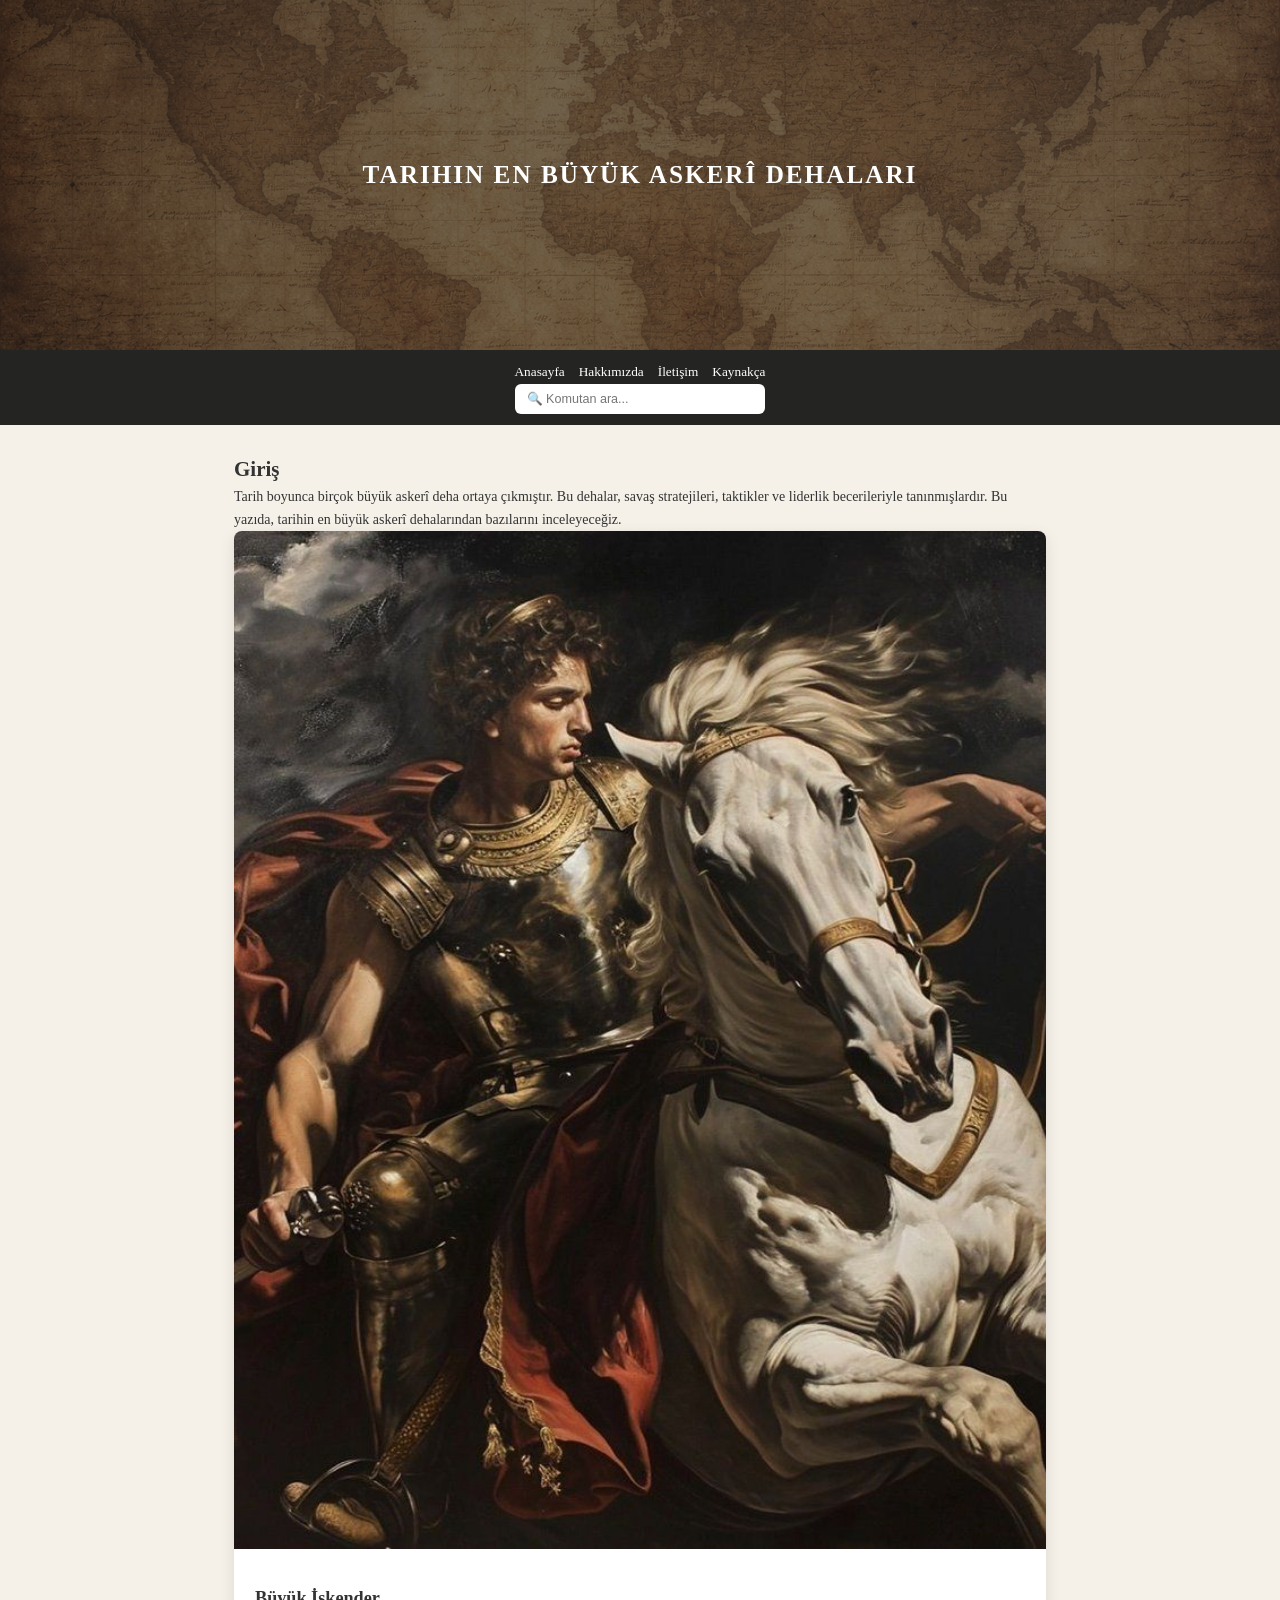
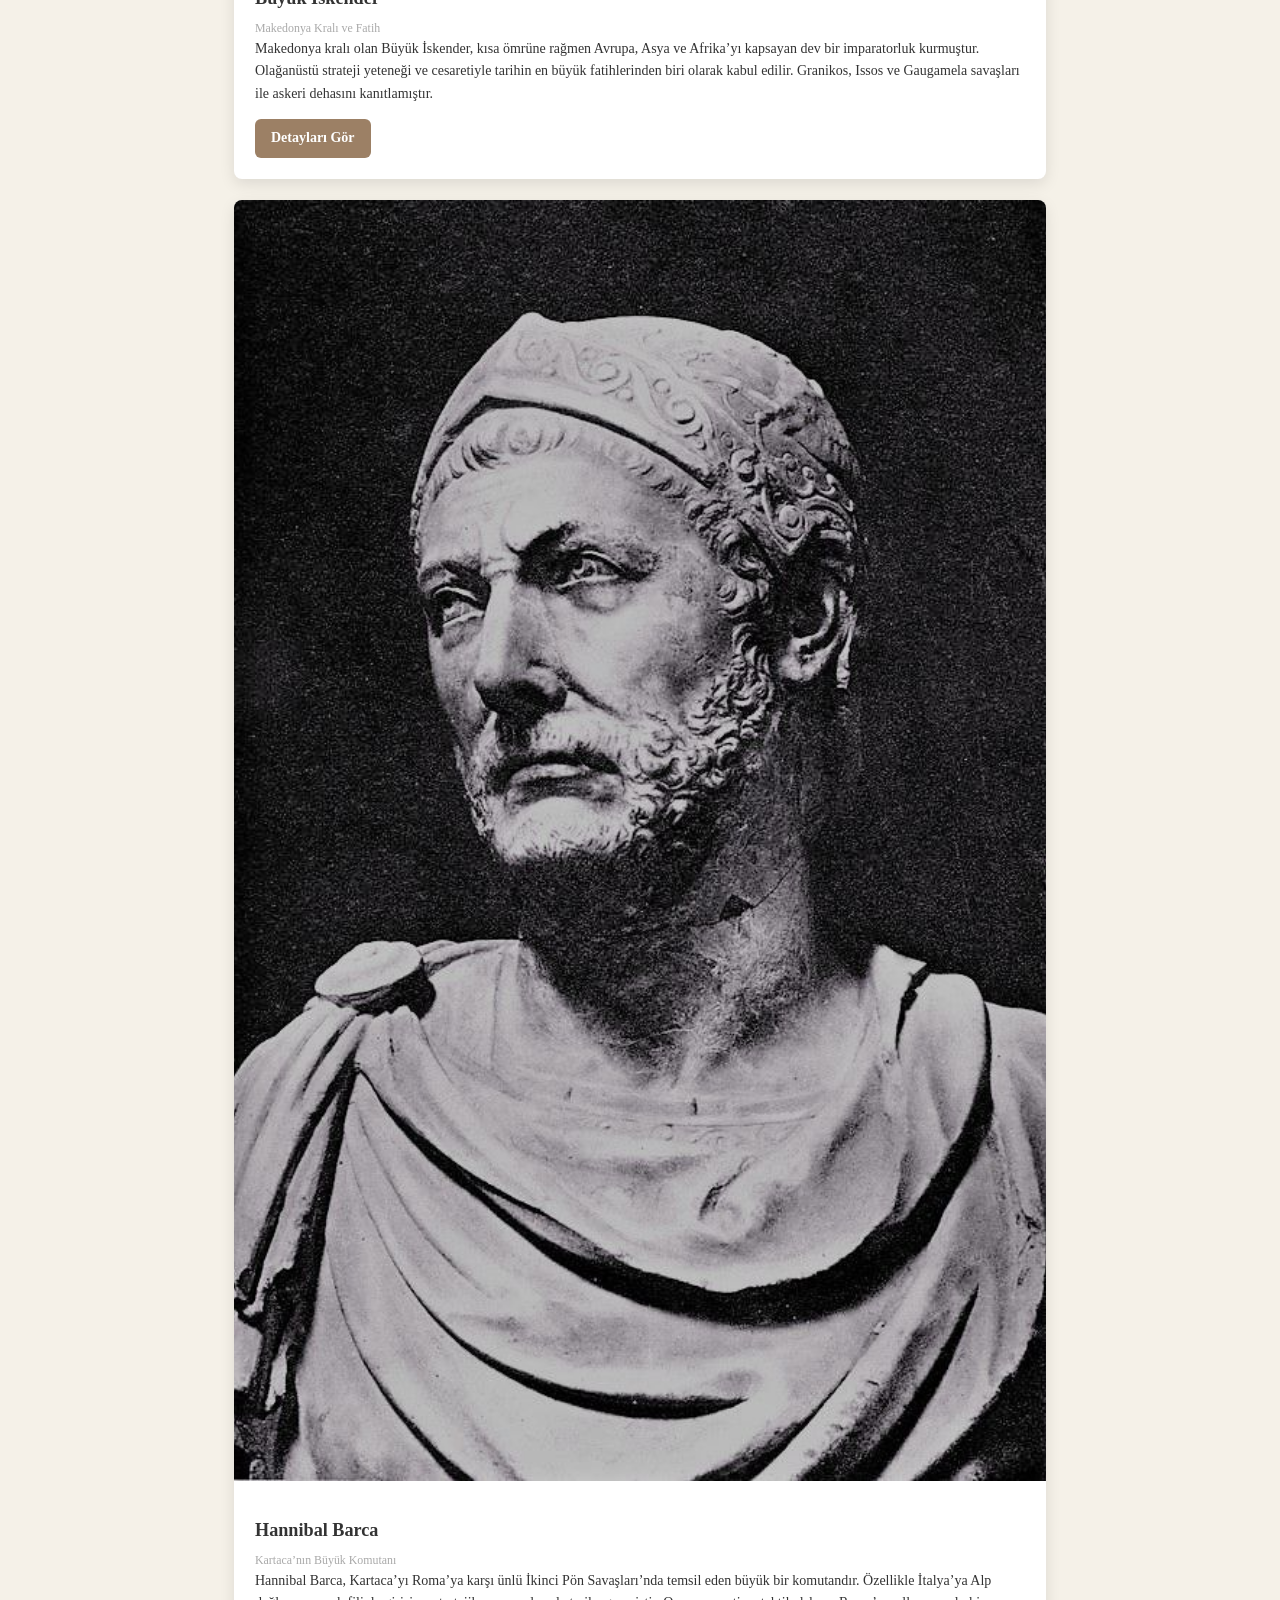
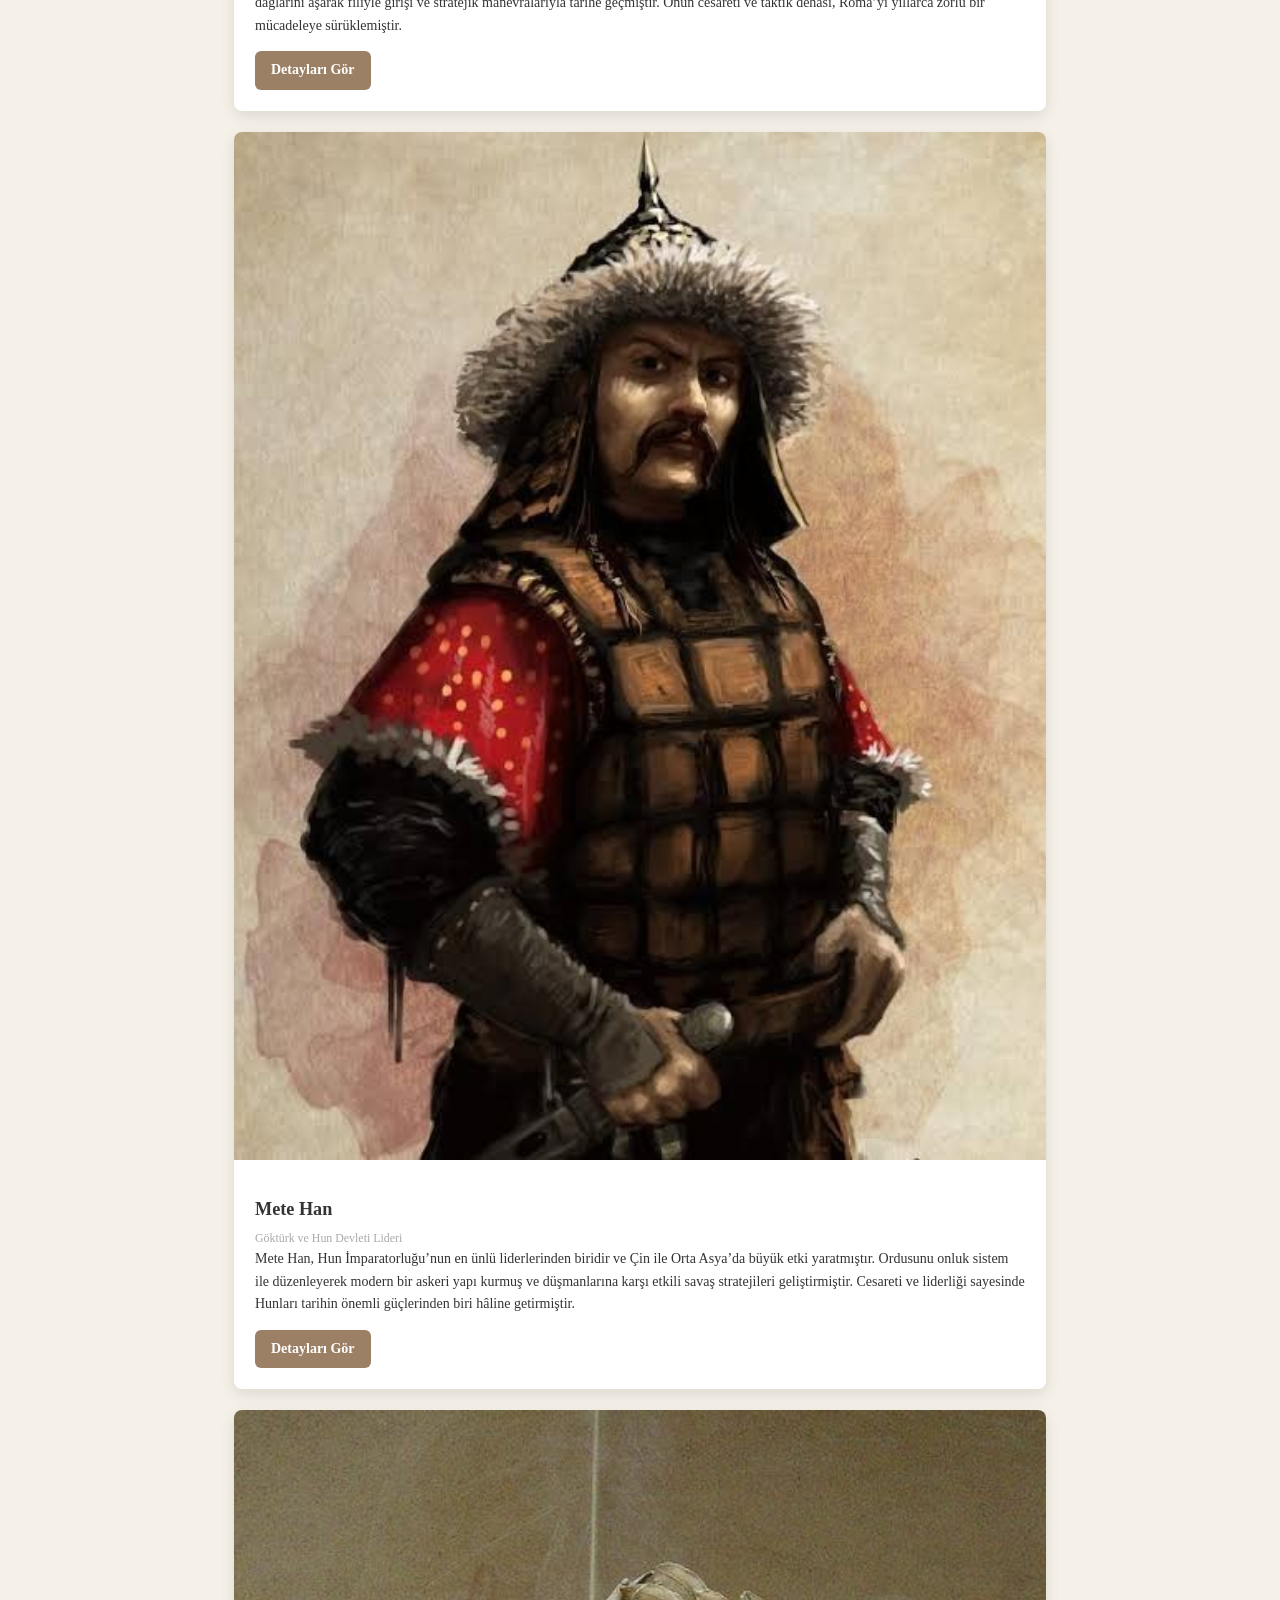
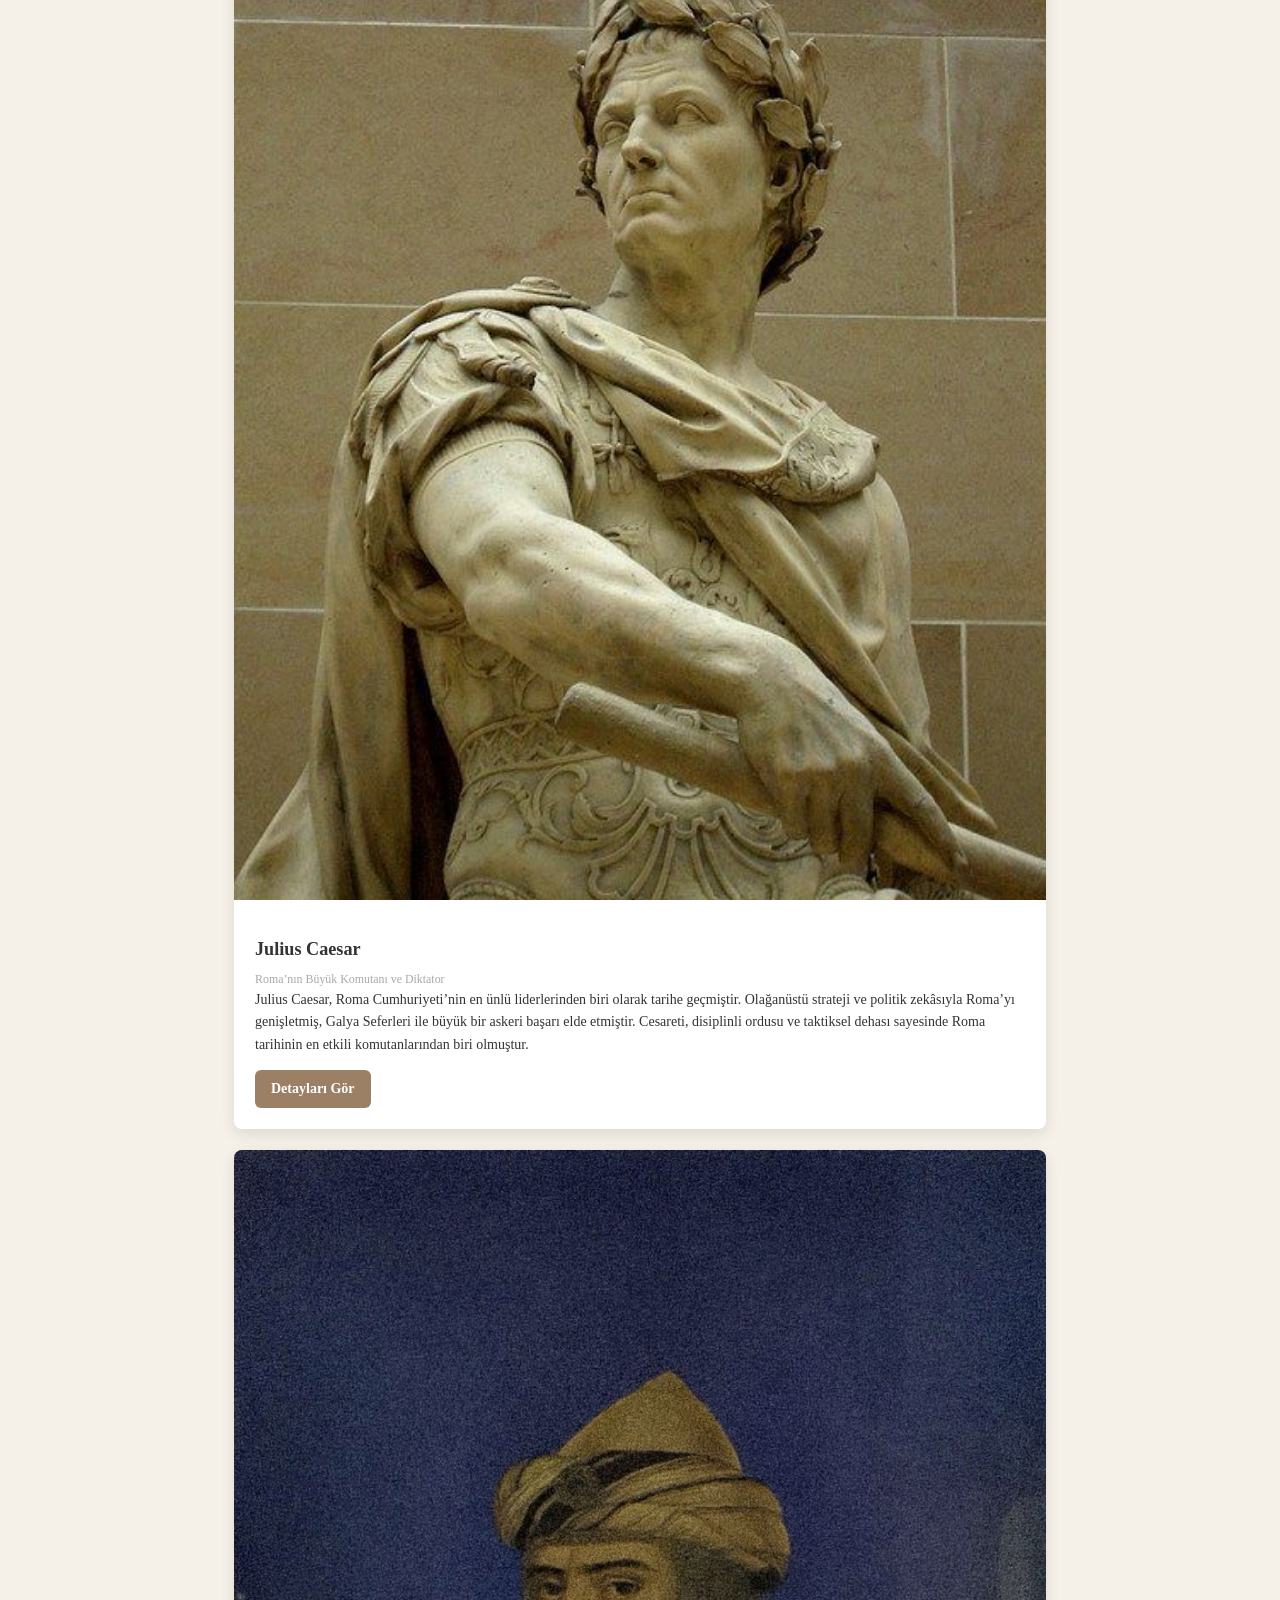
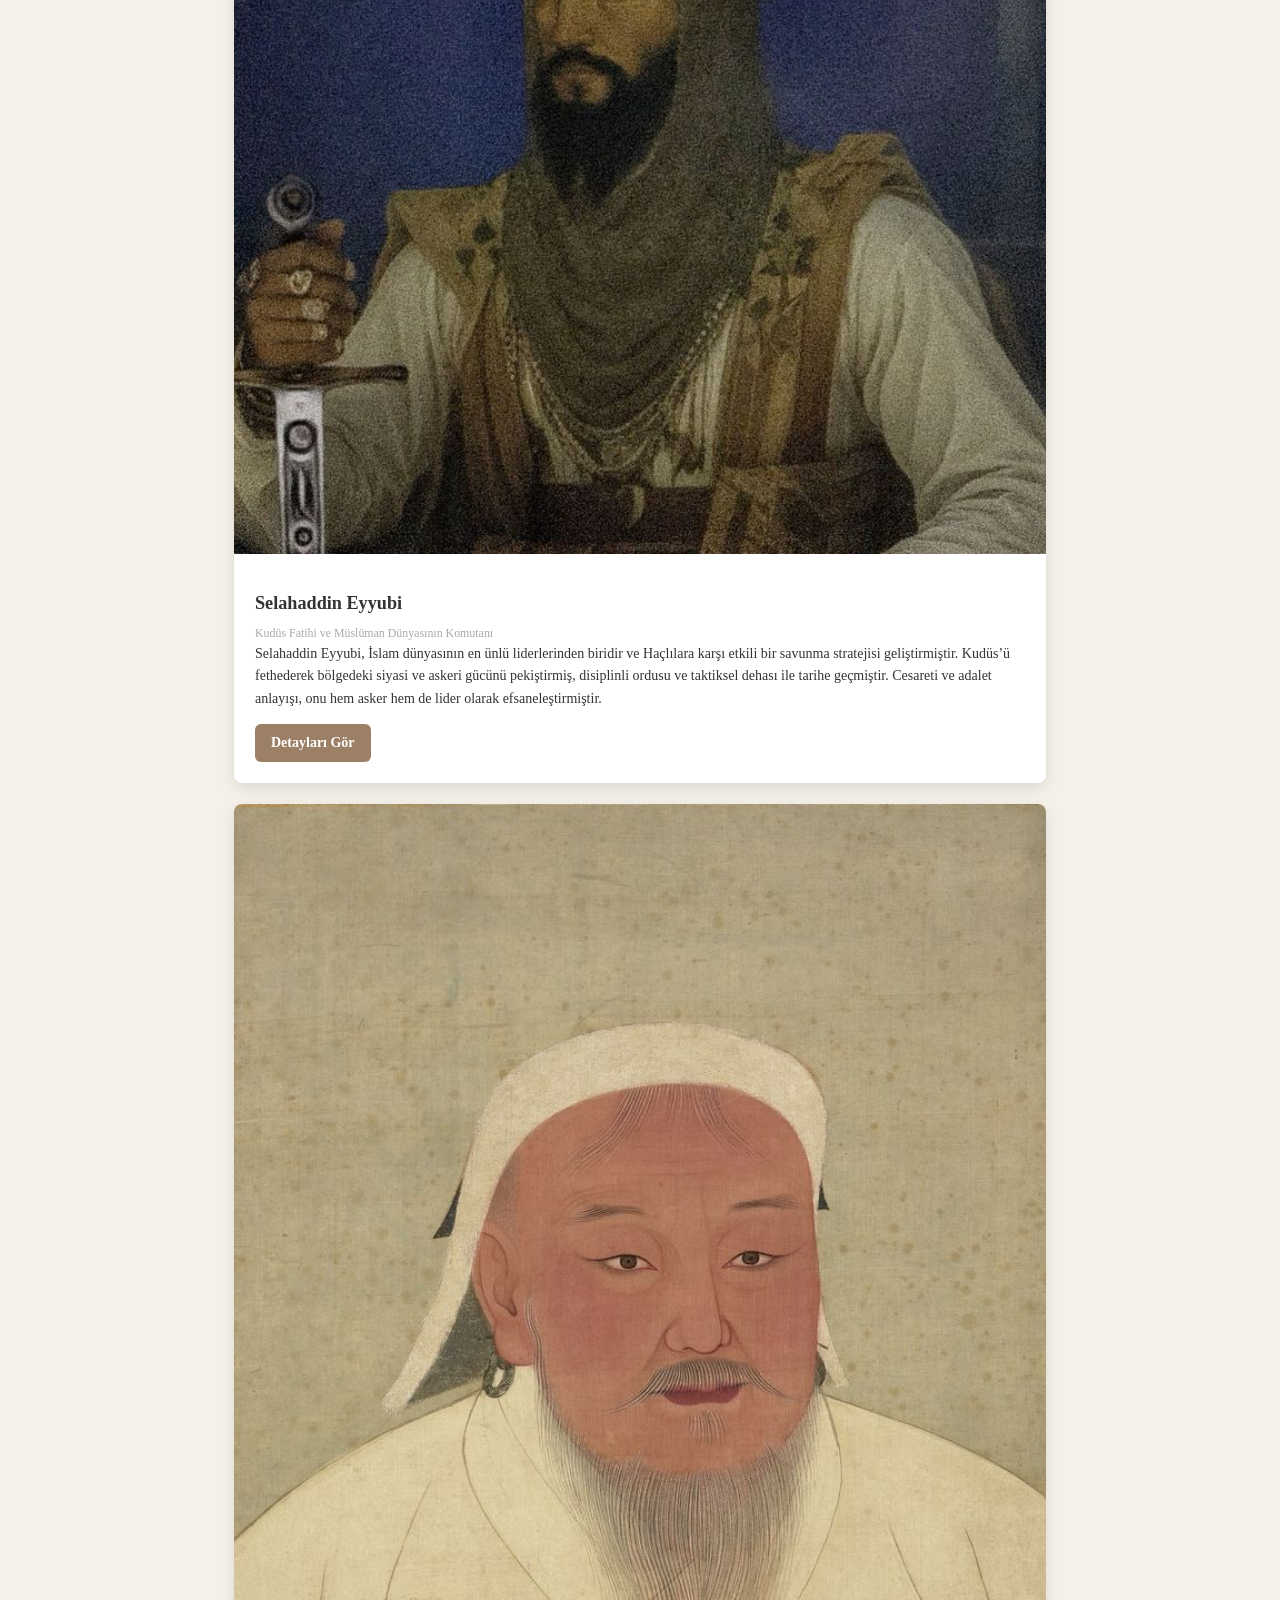
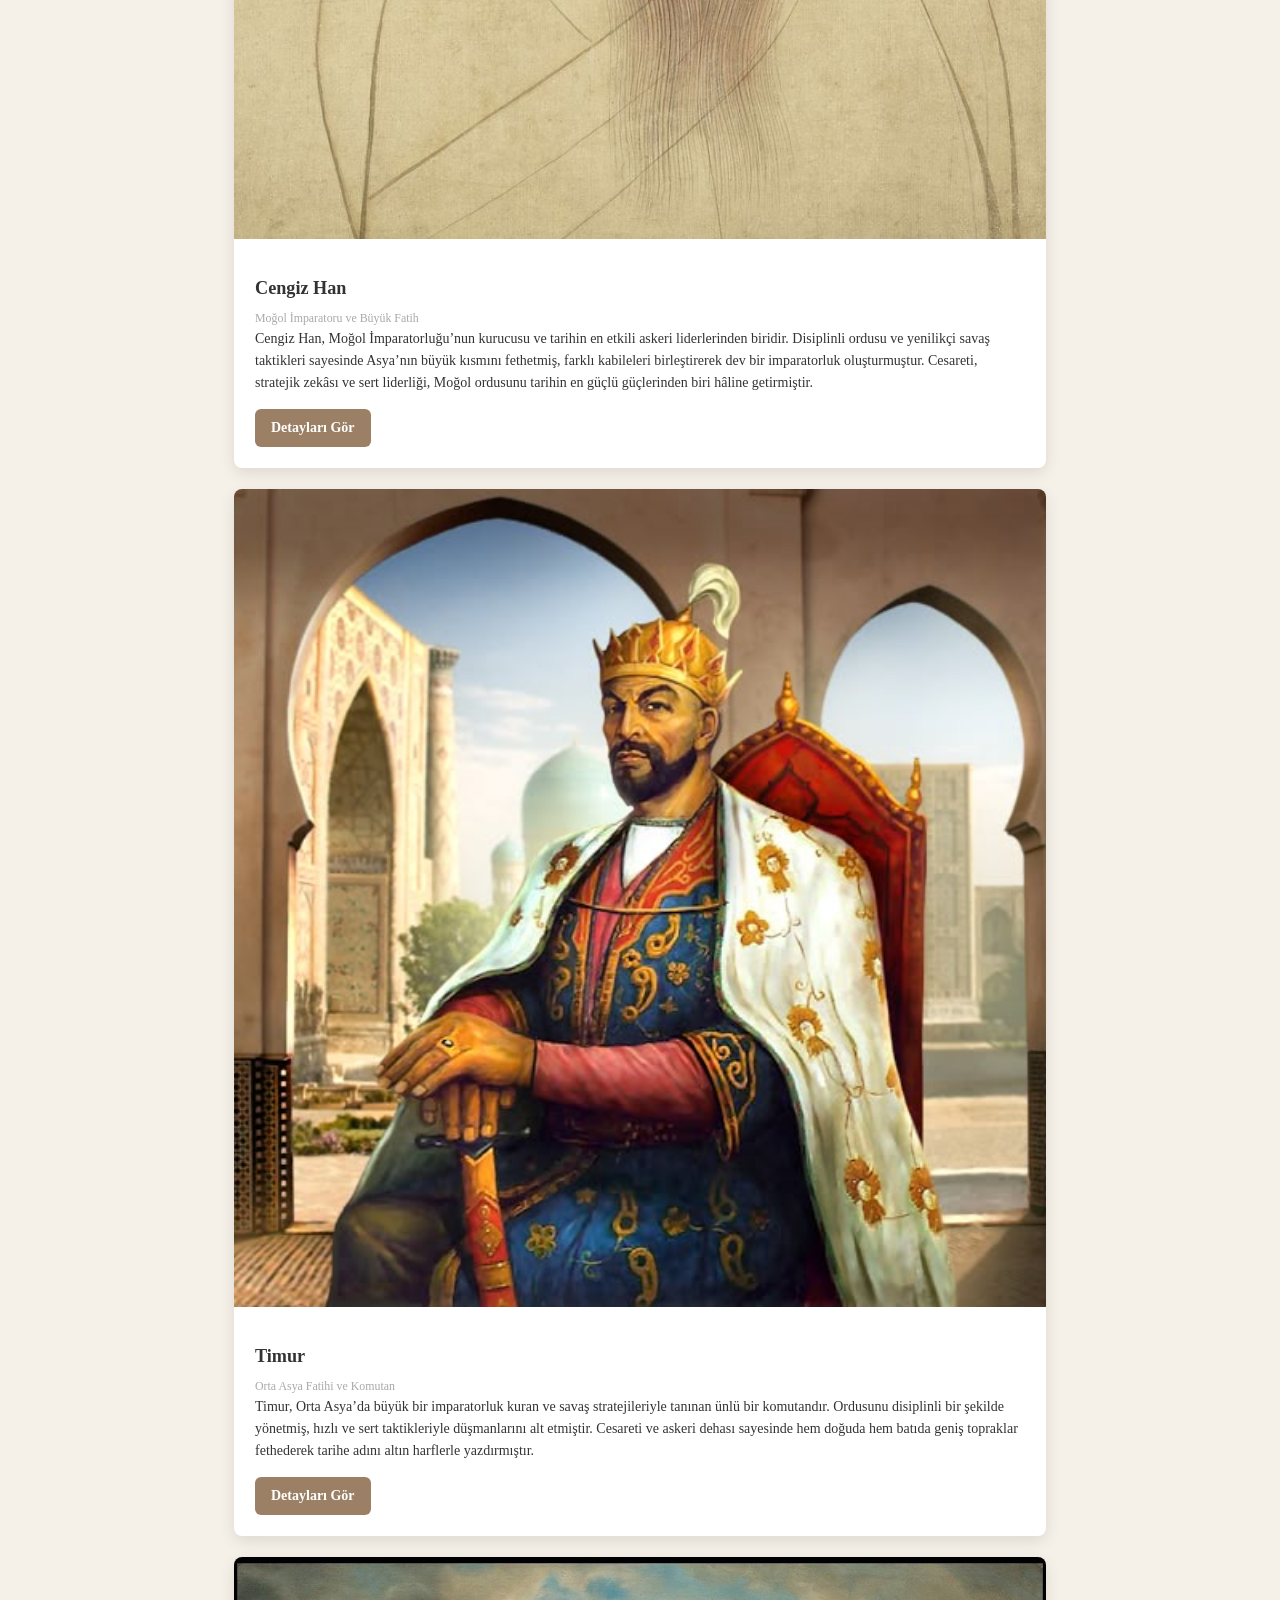
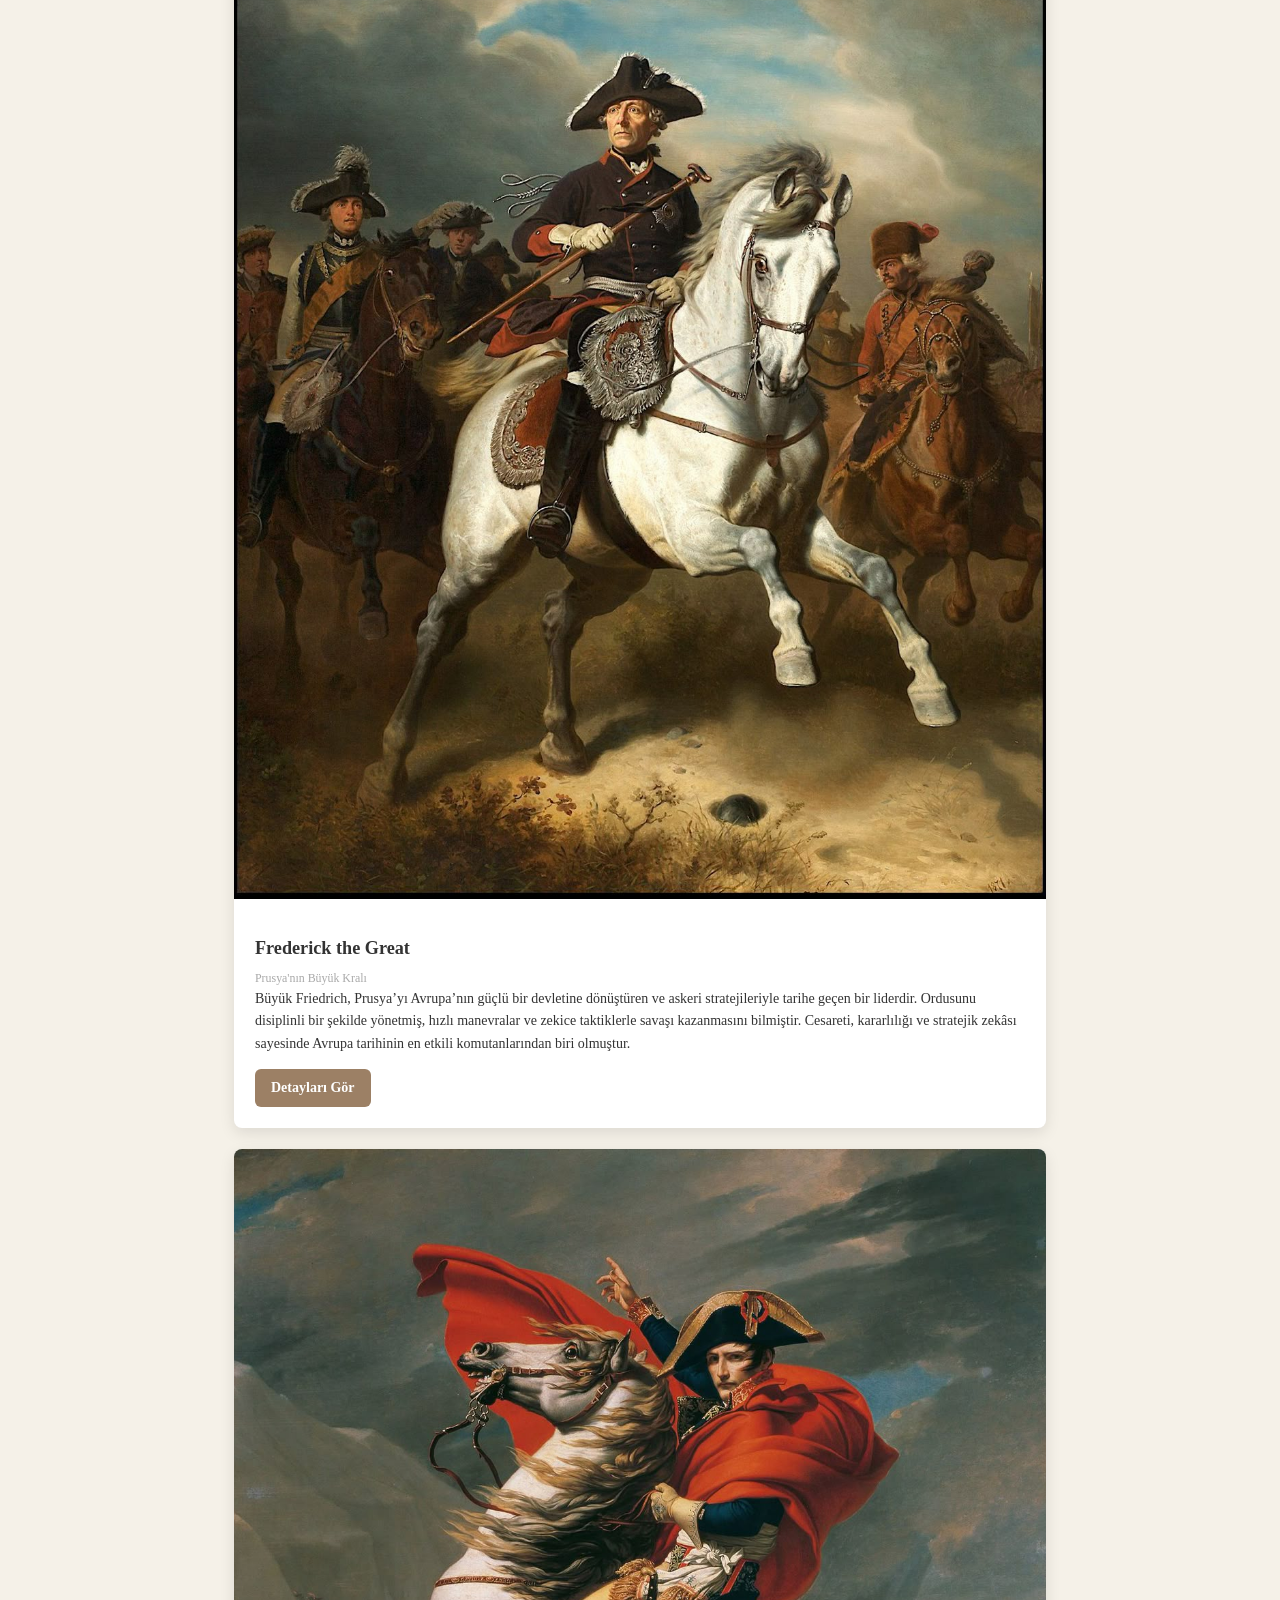
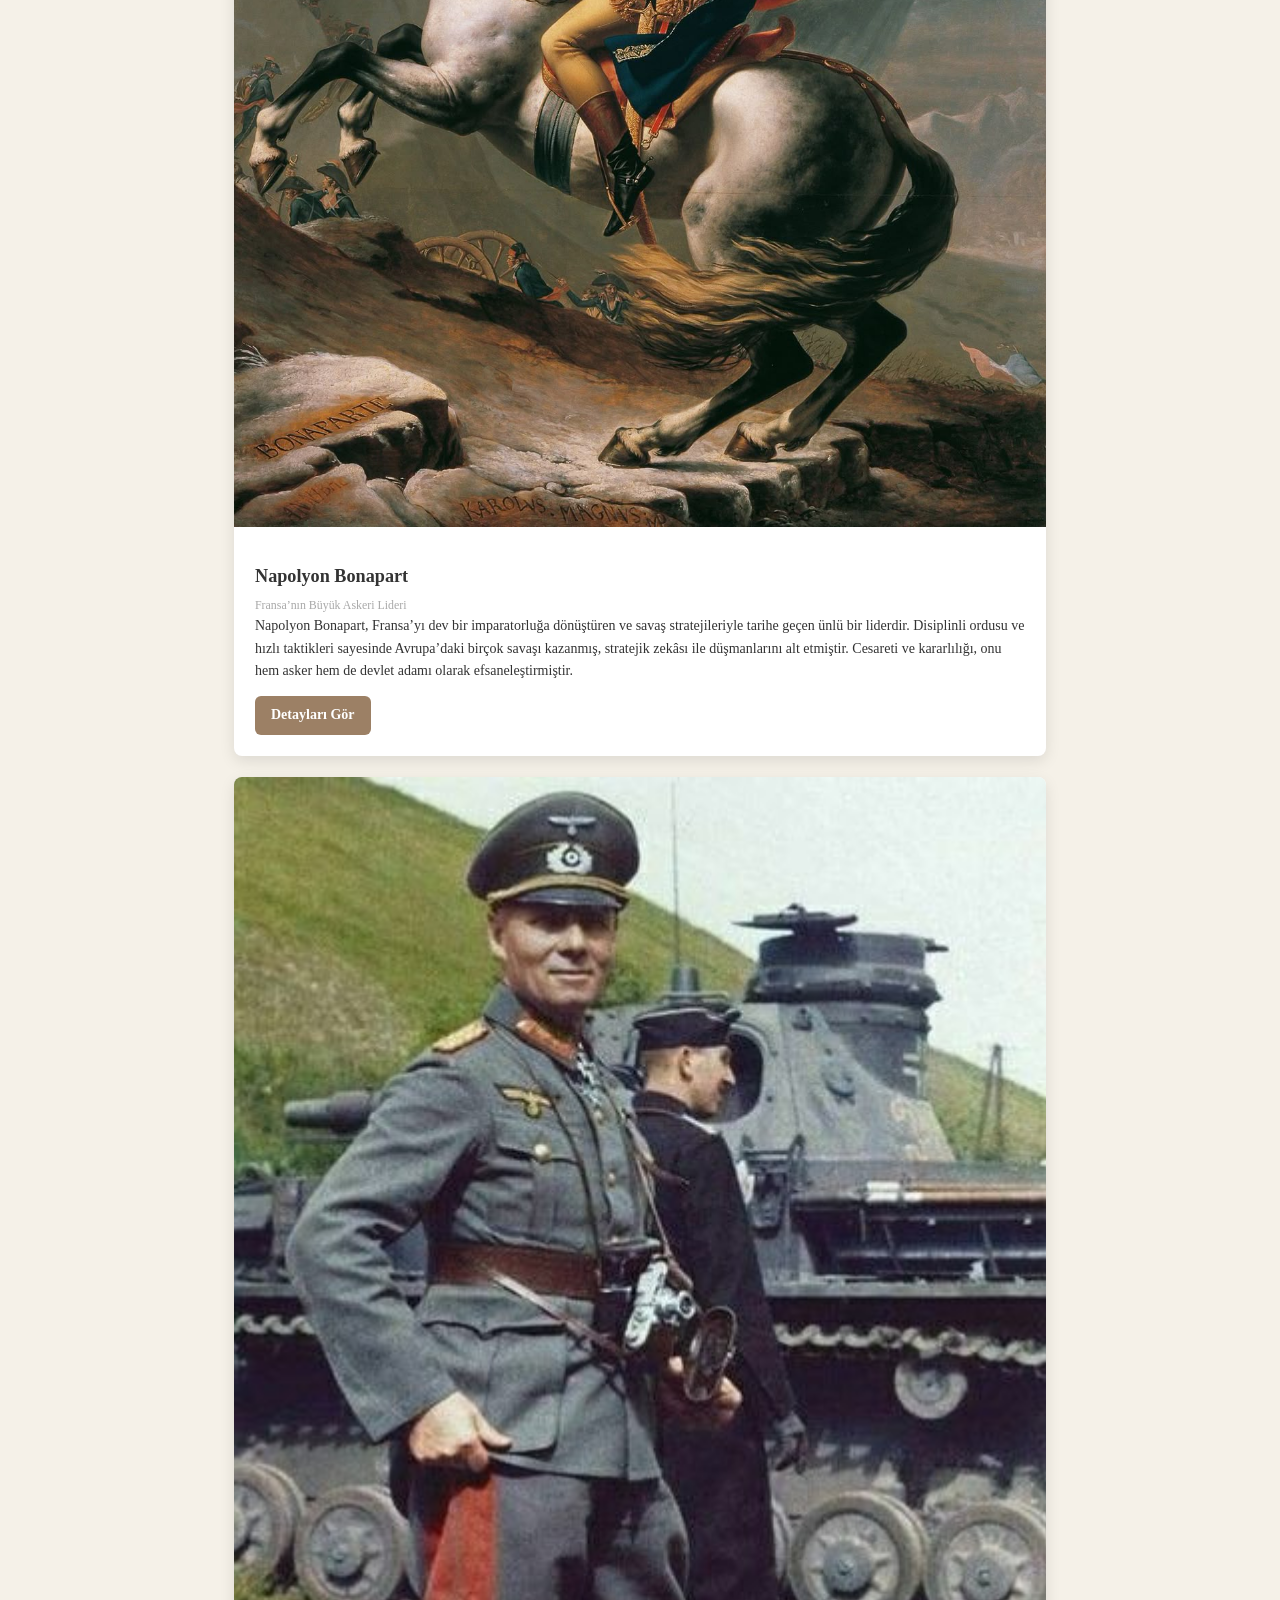
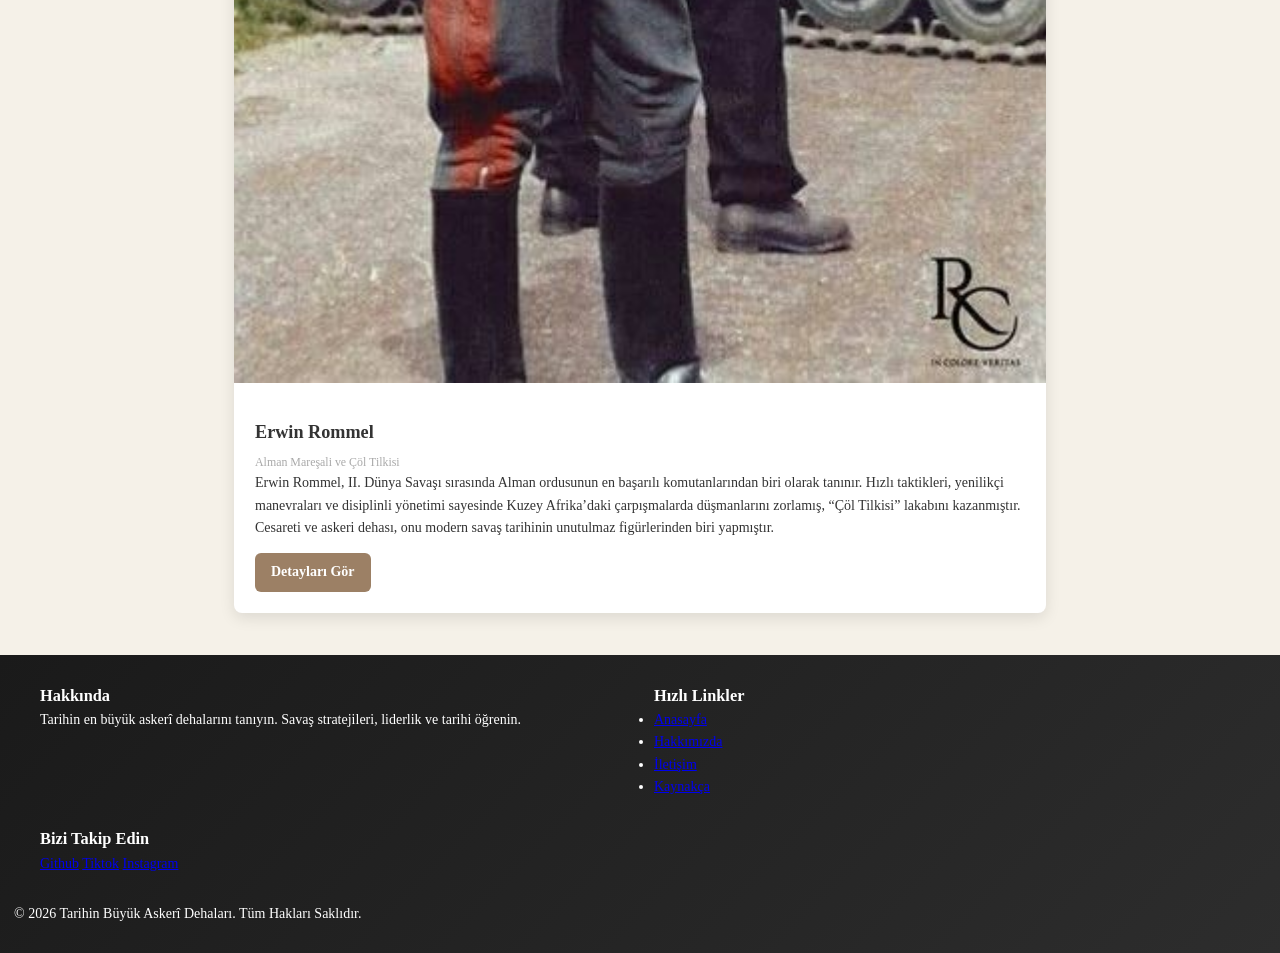
<file: index.html>
<!DOCTYPE html>
<html lang="en">

<head>
    <meta charset="UTF-8">
    <meta name="viewport" content="width=device-width, initial-scale=1.0">
    <title>Savaşçılar</title>
    <link rel="stylesheet" href="css/stylemain.css">
    <link href="https://fonts.googleapis.com/css2?family=Cinzel&family=Merriweather&display=swap" rel="stylesheet">
</head>

<body>

    <header>
        <div class="container">
            <h1>Tarihin En Büyük Askerî Dehaları</h1>

        </div>
    </header>
    <nav class="navbar">
        <div class="navbar-content">
            <ul class="navbar-menu">
                <li><a href="#">Anasayfa</a></li>
                <li><a href="about.html">Hakkımızda</a></li>
                <li><a href="contact.html">İletişim</a></li>
                <li><a href="#">Kaynakça</a></li>
            </ul>


            <div class="search-container-navbar">
                <input type="text" id="searchInput" class="search-box-navbar" placeholder="🔍 Komutan ara...">
                <div id="searchResults-navbar" class="search-results-navbar"></div>
            </div>
        </div>
    </nav>
    <main>
        <div class="container">
            <div class="starter-article">
                <h2>Giriş</h2>
                <p class="starter-p">
                    Tarih boyunca birçok büyük askerî deha ortaya çıkmıştır.
                    Bu
                    dehalar, savaş stratejileri, taktikler ve liderlik
                    becerileriyle tanınmışlardır. Bu yazıda, tarihin en
                    büyük
                    askerî dehalarından bazılarını inceleyeceğiz.
                </p>
            </div>

            <div class="card">
                <div class="card-img"><img src="images/buyukiskender.jpg" alt></div>

                <div class="card-text">
                    <h3>Büyük İskender <span>Makedonya Kralı ve
                            Fatih</span></h3>

                    <p>Makedonya kralı olan Büyük İskender, kısa ömrüne
                        rağmen Avrupa, Asya ve Afrika’yı kapsayan dev bir
                        imparatorluk kurmuştur. Olağanüstü strateji yeteneği
                        ve cesaretiyle tarihin en büyük fatihlerinden biri
                        olarak kabul edilir. Granikos, Issos ve Gaugamela
                        savaşları ile askeri dehasını
                        kanıtlamıştır.</p>
                    <a href="alexander.html" class="detay-btn">Detayları
                        Gör</a>
                </div>
            </div>
            <div class="card">
                <div class="card-img"><img src="images/hannibalbarca.jpg" alt></div>

                <div class="card-text">
                    <h3>Hannibal Barca <span>Kartaca’nın Büyük
                            Komutanı</span></h3>
                    <p>Hannibal Barca, Kartaca’yı Roma’ya karşı ünlü İkinci
                        Pön Savaşları’nda temsil eden büyük bir komutandır.
                        Özellikle İtalya’ya Alp dağlarını aşarak filiyle
                        girişi ve stratejik manevralarıyla tarihe geçmiştir.
                        Onun cesareti ve taktik dehası, Roma’yı yıllarca
                        zorlu bir mücadeleye sürüklemiştir.</p>
                    <a href="Hannibal_Barca.html" class="detay-btn">Detayları
                        Gör</a>
                </div>
            </div>
            <div class="card">
                <div class="card-img"> <img src="images/metehan.jpg" alt></div>

                <div class="card-text">
                    <h3>Mete Han <span>Göktürk ve Hun Devleti
                            Lideri</span></h3>
                    <p>Mete Han, Hun İmparatorluğu’nun en ünlü liderlerinden
                        biridir ve Çin ile Orta Asya’da büyük etki
                        yaratmıştır. Ordusunu onluk sistem ile düzenleyerek
                        modern bir askeri yapı kurmuş ve düşmanlarına karşı
                        etkili savaş stratejileri geliştirmiştir. Cesareti
                        ve liderliği sayesinde Hunları tarihin önemli
                        güçlerinden biri hâline getirmiştir.</p>
                    <a href="Metehan.html" class="detay-btn">Detayları
                        Gör</a>
                </div>
            </div>
            <div class="card">
                <div class="card-img">
                    <img src="images/cesar.jpg" alt>
                </div>
                <div class="card-text">

                    <h3>Julius Caesar <span>Roma’nın Büyük Komutanı ve
                            Diktator</span></h3>
                    <p>Julius Caesar, Roma Cumhuriyeti’nin en ünlü
                        liderlerinden biri olarak tarihe geçmiştir.
                        Olağanüstü strateji ve politik zekâsıyla Roma’yı
                        genişletmiş, Galya Seferleri ile büyük bir askeri
                        başarı elde etmiştir. Cesareti, disiplinli ordusu ve
                        taktiksel dehası sayesinde Roma tarihinin en etkili
                        komutanlarından biri olmuştur.</p>
                    <a href="cesar.html" class="detay-btn">Detayları Gör</a>
                </div>
            </div>
            <div class="card">
                <div class="card-img">
                    <img src="images/selahaddineyyubi,.jpg" alt>
                </div>
                <div class="card-text">
                    <h3>Selahaddin Eyyubi <span>Kudüs Fatihi ve Müslüman
                            Dünyasının Komutanı</span></h3>
                    <p>Selahaddin Eyyubi, İslam dünyasının en ünlü
                        liderlerinden biridir ve Haçlılara karşı etkili bir
                        savunma stratejisi geliştirmiştir. Kudüs’ü
                        fethederek bölgedeki siyasi ve askeri gücünü
                        pekiştirmiş, disiplinli ordusu ve taktiksel dehası
                        ile tarihe geçmiştir. Cesareti ve adalet anlayışı,
                        onu hem asker hem de lider olarak
                        efsaneleştirmiştir.</p>
                    <a href="saladin.html" class="detay-btn">Detayları
                        Gör</a>
                </div>
            </div>
            <div class="card">
                <div class="card-img">
                    <img src="images/cengizhan.jpg" alt>
                </div>
                <div class="card-text">
                    <h3>Cengiz Han <span>Moğol İmparatoru ve Büyük
                            Fatih</span></h3>
                    <p>Cengiz Han, Moğol İmparatorluğu’nun kurucusu ve
                        tarihin en etkili askeri liderlerinden biridir.
                        Disiplinli ordusu ve yenilikçi savaş taktikleri
                        sayesinde Asya’nın büyük kısmını fethetmiş, farklı
                        kabileleri birleştirerek dev bir imparatorluk
                        oluşturmuştur. Cesareti, stratejik zekâsı ve sert
                        liderliği, Moğol ordusunu tarihin en güçlü
                        güçlerinden biri hâline getirmiştir.</p>
                    <a href="Cengizhan.html" class="detay-btn">Detayları Gör</a>
                </div>
            </div>
            <div class="card">
                <div class="card-img">
                    <img src="images/timur.jpg" alt>
                </div>
                <div class="card-text">
                    <h3>Timur <span> Orta Asya Fatihi ve Komutan</span></h3>
                    <p>Timur, Orta Asya’da büyük bir imparatorluk kuran ve
                        savaş stratejileriyle tanınan ünlü bir
                        komutandır. Ordusunu disiplinli bir şekilde
                        yönetmiş, hızlı ve sert taktikleriyle düşmanlarını
                        alt etmiştir. Cesareti ve askeri dehası sayesinde
                        hem doğuda hem batıda geniş topraklar
                        fethederek tarihe adını altın harflerle
                        yazdırmıştır.</p>
                    <a href="Timur.html" class="detay-btn">Detayları
                        Gör</a>
                </div>
            </div>
            <div class="card">
                <div class="card-img">
                    <img src="images/frederickthegreat.jpg" alt>
                </div>
                <div class="card-text">
                    <h3>Frederick the Great <span> Prusya'nın Büyük
                            Kralı</span></h3>
                    <p>Büyük Friedrich, Prusya’yı Avrupa’nın güçlü bir
                        devletine dönüştüren ve askeri stratejileriyle
                        tarihe geçen bir liderdir. Ordusunu disiplinli bir
                        şekilde yönetmiş, hızlı manevralar ve zekice
                        taktiklerle savaşı kazanmasını bilmiştir. Cesareti,
                        kararlılığı ve stratejik zekâsı sayesinde
                        Avrupa tarihinin en etkili komutanlarından biri
                        olmuştur.</p>
                    <a href="Frederick_the_Great.html" class="detay-btn">Detayları
                        Gör</a>
                </div>
            </div>
            <div class="card">
                <div class="card-img">
                    <img src="images/napolyon.jpg" alt>
                </div>
                <div class="card-text">
                    <h3>Napolyon Bonapart <span> Fransa’nın Büyük Askeri
                            Lideri</span></h3>
                    <p>Napolyon Bonapart, Fransa’yı dev bir imparatorluğa
                        dönüştüren ve savaş stratejileriyle tarihe
                        geçen ünlü bir liderdir. Disiplinli ordusu ve hızlı
                        taktikleri sayesinde Avrupa’daki birçok
                        savaşı kazanmış, stratejik zekâsı ile düşmanlarını
                        alt etmiştir. Cesareti ve kararlılığı, onu
                        hem asker hem de devlet adamı olarak
                        efsaneleştirmiştir.</p> <a href="Napolyon_Bonapart.html" class="detay-btn">Detayları
                        Gör</a>
                </div>
            </div>
            <div class="card">
                <div class="card-img">
                    <img src="images/ervinrommel.jpg" alt>
                </div>
                <div class="card-text">
                    <h3>Erwin Rommel <span> Alman Mareşali ve Çöl
                            Tilkisi</span></h3>
                    <p>Erwin Rommel, II. Dünya Savaşı sırasında Alman
                        ordusunun en başarılı komutanlarından biri olarak
                        tanınır. Hızlı taktikleri, yenilikçi manevraları ve
                        disiplinli yönetimi sayesinde Kuzey
                        Afrika’daki çarpışmalarda düşmanlarını zorlamış,
                        “Çöl Tilkisi” lakabını kazanmıştır. Cesareti ve
                        askeri dehası, onu modern savaş tarihinin unutulmaz
                        figürlerinden biri yapmıştır.</p>

                    <a href="Erwin_Rommel.html" class="detay-btn">Detayları
                        Gör</a>
                </div>
            </div>

        </div>
        </div>
    </main>
    <footer>
        <div class="footer-container">

            <div class="footer-section">
                <h3>Hakkında</h3>
                <p>Tarihin en büyük askerî dehalarını tanıyın. Savaş stratejileri, liderlik ve tarihi öğrenin.</p>
            </div>


            <div class="footer-section">
                <h3>Hızlı Linkler</h3>
                <ul>
                    <li><a href="index.html">Anasayfa</a></li>
                    <li><a href="about.html">Hakkımızda</a></li>
                    <li><a href="contact.html">İletişim</a></li>
                    <li><a href="#">Kaynakça</a></li>
                </ul>
            </div>


            <div class="footer-section">
                <h3>Bizi Takip Edin</h3>
                <div class="social-links">
                    <a href="https://github.com/rullyz-f" class="social-icon">Github</a>
                    <a href="https://www.tiktok.com/@hamzzatahirr_?lang=tr-TR" class="social-icon">Tiktok</a>
                    <a href="https://www.instagram.com/hamzzatahirr_/" class="social-icon">Instagram</a>
                </div>
            </div>
        </div>


        <div class="footer-bottom">
            <p>&copy; 2026 Tarihin Büyük Askerî Dehaları. Tüm Hakları Saklıdır.</p>
        </div>
    </footer>
    <button id="backToTopBtn" class="back-to-top">
        ⬆️
    </button>

    <script>

        const backToTopBtn = document.getElementById('backToTopBtn');

        window.addEventListener('scroll', function () {
            if (window.pageYOffset > 300) {
                backToTopBtn.classList.add('show');
            } else {
                backToTopBtn.classList.remove('show');
            }
        });


        backToTopBtn.addEventListener('click', function () {
            window.scrollTo({
                top: 0,
                behavior: 'smooth'
            });
        });
    </script>
    <script>

        const characters = [
            {
                name: "Büyük İskender",
                subtitle: "Makedonya Kralı ve Fatih",
                link: "alexander.html",
                image: "images/buyukiskender.jpg"
            },
            {
                name: "Hannibal Barca",
                subtitle: "Kartaca'nın Büyük Komutanı",
                link: "Hannibal_Barca.html",
                image: "images/hannibalbarca.jpg"
            },
            {
                name: "Mete Han",
                subtitle: "Göktürk ve Hun Devleti Lideri",
                link: "Metehan.html",
                image: "images/metehan.jpg"
            },
            {
                name: "Julius Caesar",
                subtitle: "Roma'nın Büyük Komutanı",
                link: "cesar.html",
                image: "images/cesar.jpg"
            },
            {
                name: "Selahaddin Eyyubi",
                subtitle: "Kudüs Fatihi",
                link: "saladin.html",
                image: "images/selahaddineyyubi,.jpg"
            },
            {
                name: "Cengiz Han",
                subtitle: "Moğol İmparatoru",
                link: "Cengizhan.html",
                image: "images/cengizhan.jpg"
            },
            {
                name: "Timur",
                subtitle: "Orta Asya Fatihi",
                link: "Timur.html",
                image: "images/timur.jpg"
            },
            {
                name: "Frederick the Great",
                subtitle: "Prusya'nın Büyük Kralı",
                link: "Frederick_the_Great.html",
                image: "images/frederickthegreat.jpg"
            },
            {
                name: "Napolyon Bonapart",
                subtitle: "Fransa'nın Büyük Askeri Lideri",
                link: "Napolyon_Bonapart.html",
                image: "images/napolyon.jpg"
            },
            {
                name: "Erwin Rommel",
                subtitle: "Alman Mareşali",
                link: "Erwin_Rommel.html",
                image: "images/ervinrommel.jpg"
            }
        ];


        const searchInput = document.getElementById('searchInput');
        const searchResults = document.getElementById('searchResults-navbar');

        searchInput.addEventListener('input', function () {
            const query = this.value.toLowerCase().trim();


            if (query.length === 0) {
                searchResults.classList.remove('active');
                return;
            }


            const filtered = characters.filter(char =>
                char.name.toLowerCase().includes(query) ||
                char.subtitle.toLowerCase().includes(query)
            );


            if (filtered.length > 0) {
                searchResults.innerHTML = filtered.map(char => `
            <a href="${char.link}" class="search-result-item-navbar">
                <img src="${char.image}" alt="${char.name}" class="search-result-thumbnail-navbar">
                <div>
                    <strong>${char.name}</strong>
                    <small>${char.subtitle}</small>
                </div>
            </a>
        `).join('');
                searchResults.classList.add('active');
            } else {
                searchResults.innerHTML = '<div class="search-no-results-navbar">Sonuç bulunamadı</div>';
                searchResults.classList.add('active');
            }
        });


        document.addEventListener('click', function (e) {
            if (!e.target.closest('.search-container-navbar')) {
                searchResults.classList.remove('active');
            }
        });


        searchInput.addEventListener('keypress', function (e) {
            if (e.key === 'Enter') {
                const firstResult = searchResults.querySelector('.search-result-item-navbar');
                if (firstResult) {
                    firstResult.click();
                }
            }
        });
    </script>

</body>

</html>
</file>
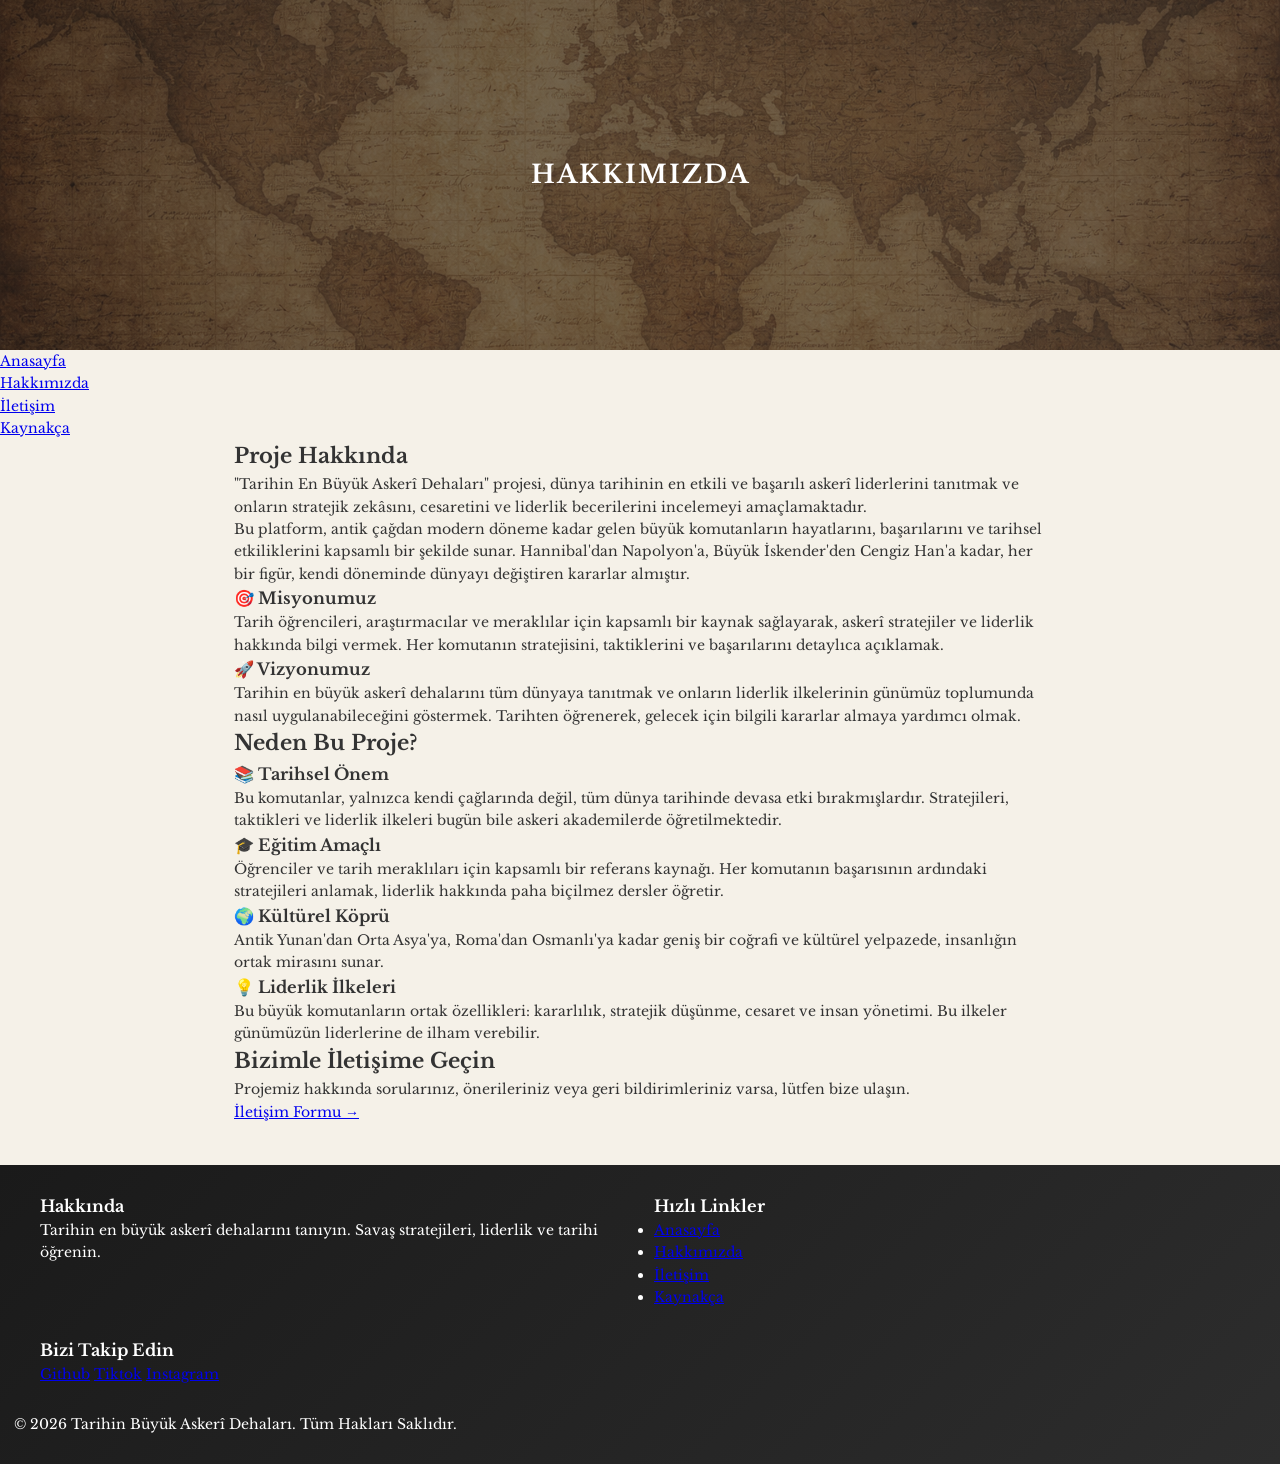
<file: about.html>
<!DOCTYPE html>
<html lang="en">

<head>
    <meta charset="UTF-8">
    <meta name="viewport" content="width=device-width, initial-scale=1.0">
    <title>Hakkımızda - Tarihin Büyük Askerî Dehaları</title>
    <link rel="stylesheet" href="css/stylemain.css">
    <link
        href="https://fonts.googleapis.com/css2?family=Playfair+Display:wght@700&family=Source+Serif+Pro:wght@400&family=Libre+Baskerville:wght@500&display=swap"
        rel="stylesheet">
</head>

<body>

    <header>
        <div class="container">
            <h1>Hakkımızda</h1>
        </div>
    </header>

    <nav class="navbar-simple">
        <div class="navbar-center">
            <ul>
                <li><a href="index.html">Anasayfa</a></li>
                <li><a href="about.html">Hakkımızda</a></li>
                <li><a href="contact.html">İletişim</a></li>
                <li><a href="#">Kaynakça</a></li>
            </ul>
        </div>
    </nav>

    <main>
        <div class="container">

            <section class="about-section">
                <h2>Proje Hakkında</h2>
                <p>
                    "Tarihin En Büyük Askerî Dehaları" projesi, dünya tarihinin en etkili ve başarılı askerî liderlerini
                    tanıtmak ve onların stratejik zekâsını, cesaretini ve liderlik becerilerini incelemeyi
                    amaçlamaktadır.
                </p>
                <p>
                    Bu platform, antik çağdan modern döneme kadar gelen büyük komutanların hayatlarını, başarılarını ve
                    tarihsel etkiliklerini kapsamlı bir şekilde sunar. Hannibal'dan Napolyon'a, Büyük İskender'den
                    Cengiz Han'a kadar, her bir figür, kendi döneminde dünyayı değiştiren kararlar almıştır.
                </p>
            </section>


            <section class="mission-section">
                <div class="mission-item">
                    <h3>🎯 Misyonumuz</h3>
                    <p>
                        Tarih öğrencileri, araştırmacılar ve meraklılar için kapsamlı bir kaynak sağlayarak, askerî
                        stratejiler ve liderlik hakkında bilgi vermek. Her komutanın stratejisini, taktiklerini ve
                        başarılarını detaylıca açıklamak.
                    </p>
                </div>

                <div class="mission-item">
                    <h3>🚀 Vizyonumuz</h3>
                    <p>
                        Tarihin en büyük askerî dehalarını tüm dünyaya tanıtmak ve onların liderlik ilkelerinin günümüz
                        toplumunda nasıl uygulanabileceğini göstermek. Tarihten öğrenerek, gelecek için bilgili kararlar
                        almaya yardımcı olmak.
                    </p>
                </div>
            </section>



            <section class="why-section">
                <h2>Neden Bu Proje?</h2>
                <div class="why-content">
                    <div class="why-item">
                        <h3>📚 Tarihsel Önem</h3>
                        <p>Bu komutanlar, yalnızca kendi çağlarında değil, tüm dünya tarihinde devasa etki
                            bırakmışlardır. Stratejileri, taktikleri ve liderlik ilkeleri bugün bile askeri akademilerde
                            öğretilmektedir.</p>
                    </div>

                    <div class="why-item">
                        <h3>🎓 Eğitim Amaçlı</h3>
                        <p>Öğrenciler ve tarih meraklıları için kapsamlı bir referans kaynağı. Her komutanın başarısının
                            ardındaki stratejileri anlamak, liderlik hakkında paha biçilmez dersler öğretir.</p>
                    </div>

                    <div class="why-item">
                        <h3>🌍 Kültürel Köprü</h3>
                        <p>Antik Yunan'dan Orta Asya'ya, Roma'dan Osmanlı'ya kadar geniş bir coğrafi ve kültürel
                            yelpazede, insanlığın ortak mirasını sunar.</p>
                    </div>

                    <div class="why-item">
                        <h3>💡 Liderlik İlkeleri</h3>
                        <p>Bu büyük komutanların ortak özellikleri: kararlılık, stratejik düşünme, cesaret ve insan
                            yönetimi. Bu ilkeler günümüzün liderlerine de ilham verebilir.</p>
                    </div>
                </div>
            </section>


            <section class="contact-cta">
                <h2>Bizimle İletişime Geçin</h2>
                <p>Projemiz hakkında sorularınız, önerileriniz veya geri bildirimleriniz varsa, lütfen bize ulaşın.</p>
                <a href="contact.html" class="cta-button">İletişim Formu →</a>
            </section>
        </div>
    </main>

    <footer>
        <div class="footer-container">
            <div class="footer-section">
                <h3>Hakkında</h3>
                <p>Tarihin en büyük askerî dehalarını tanıyın. Savaş stratejileri, liderlik ve tarihi öğrenin.</p>
            </div>

            <div class="footer-section">
                <h3>Hızlı Linkler</h3>
                <ul>
                    <li><a href="index.html">Anasayfa</a></li>
                    <li><a href="about.html">Hakkımızda</a></li>
                    <li><a href="contact.html">İletişim</a></li>
                    <li><a href="#">Kaynakça</a></li>
                </ul>
            </div>
            <div class="footer-section">
                <h3>Bizi Takip Edin</h3>
                <div class="social-links">
                    <a href="https://github.com/rullyz-f" class="social-icon">Github</a>
                    <a href="https://www.tiktok.com/@hamzzatahirr_?lang=tr-TR" class="social-icon">Tiktok</a>
                    <a href="https://www.instagram.com/hamzzatahirr_/" class="social-icon">Instagram</a>
                </div>
            </div>
        </div>

        <div class="footer-bottom">
            <p>&copy; 2026 Tarihin Büyük Askerî Dehaları. Tüm Hakları Saklıdır.</p>
        </div>
    </footer>

  
    <button id="backToTopBtn" class="back-to-top">
        ⬆️
    </button>



</body>

</html>
</file>
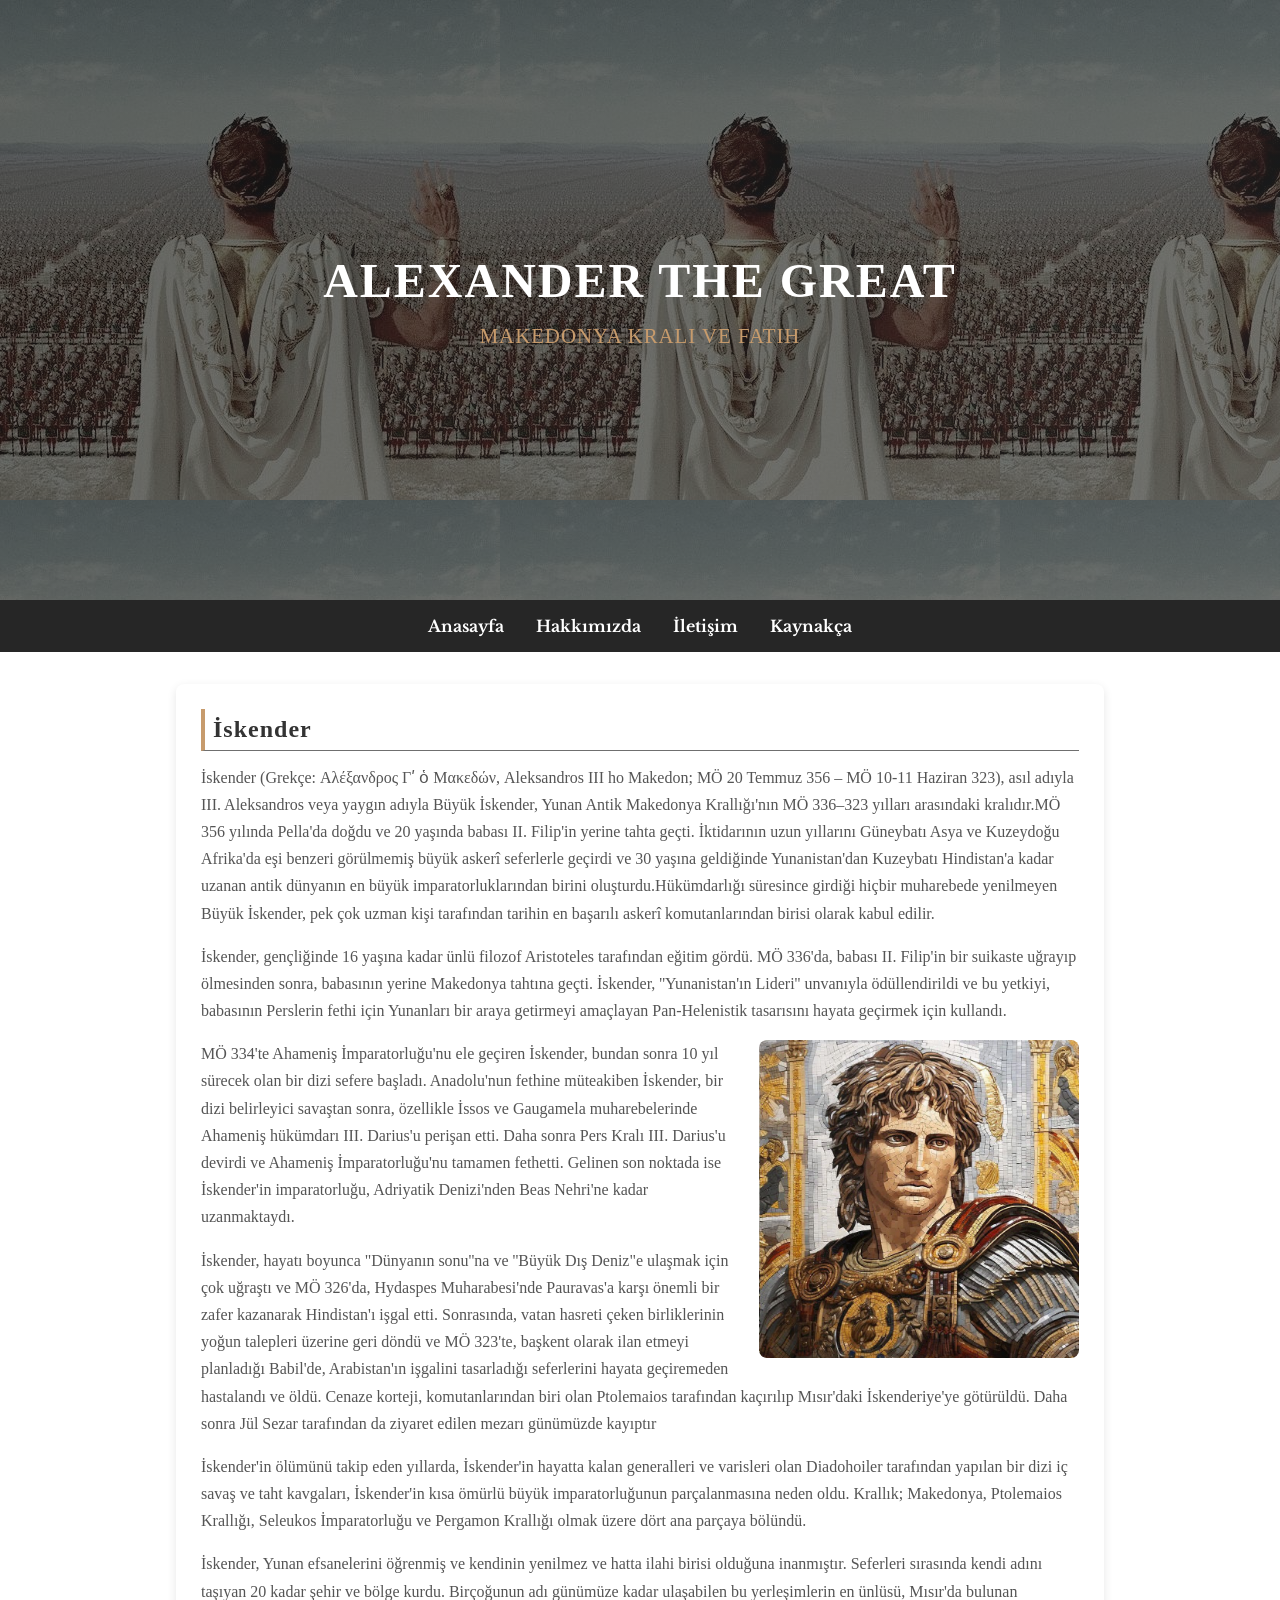
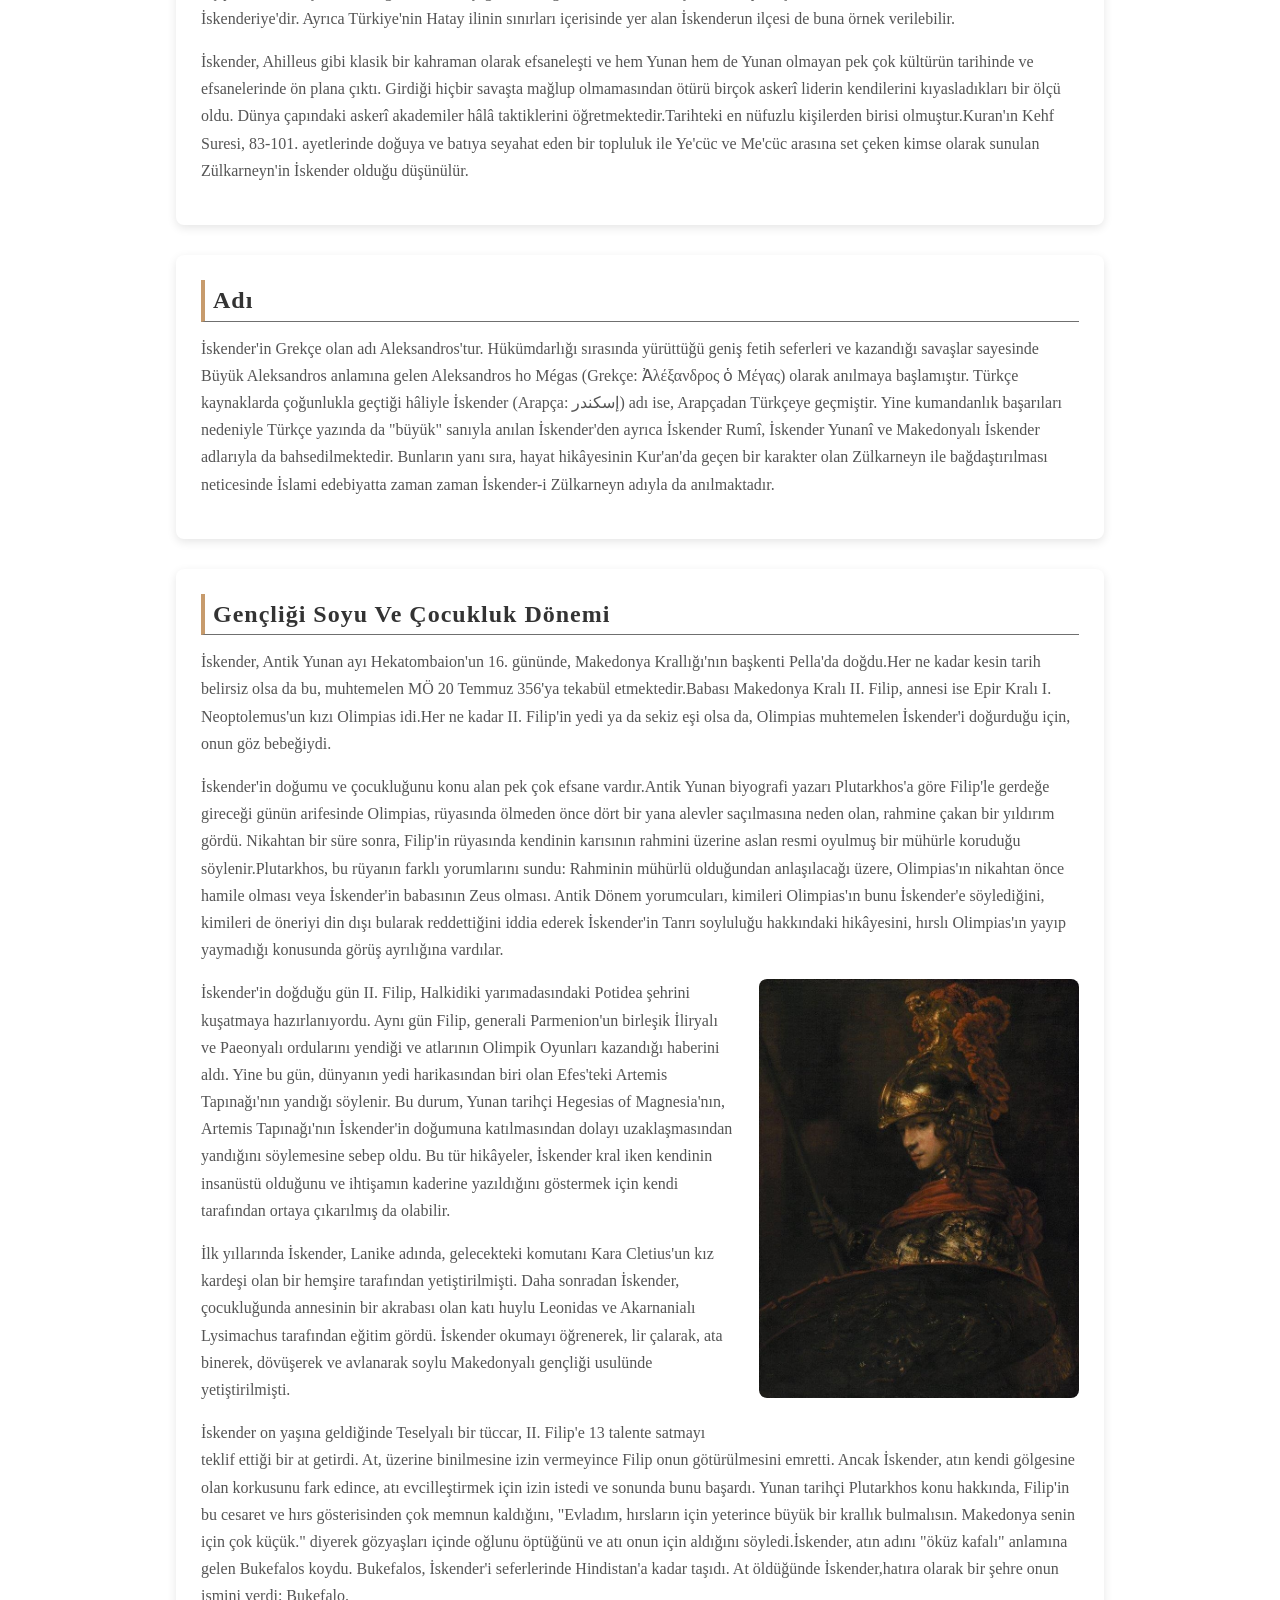
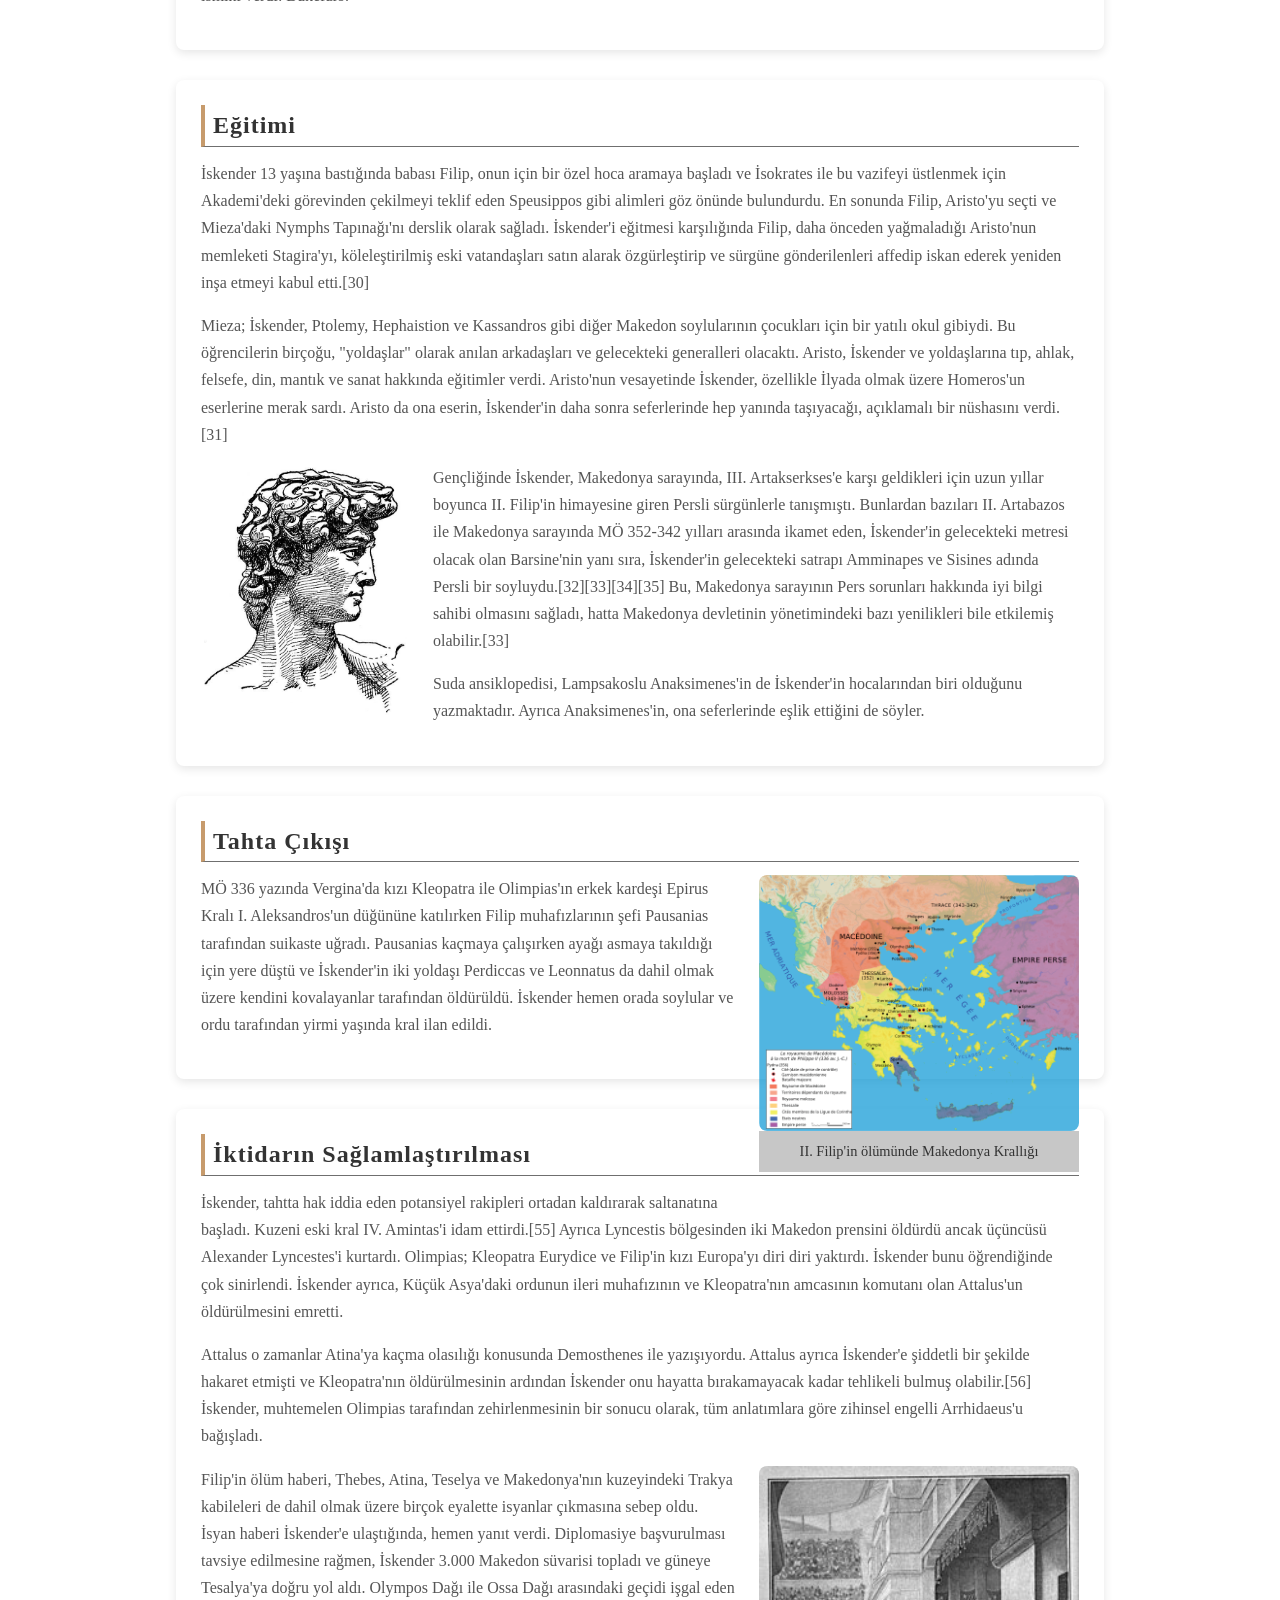
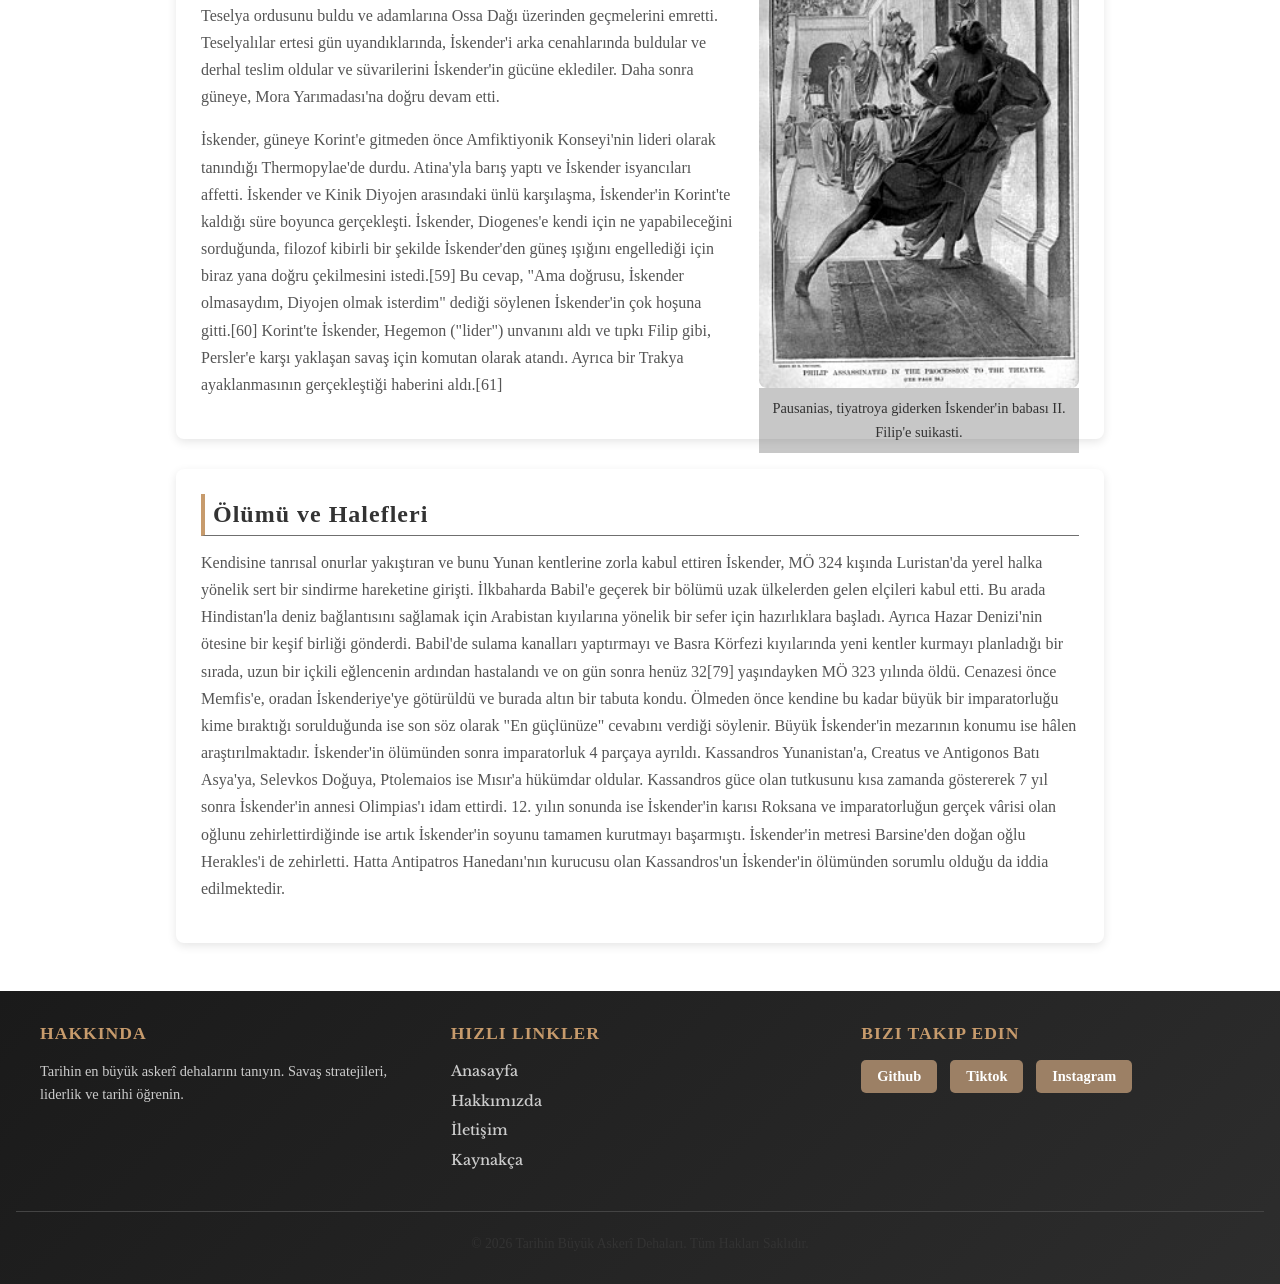
<file: alexander.html>
<!DOCTYPE html>
<html lang="en">

<head>
    <meta charset="UTF-8">
    <meta name="viewport" content="width=device-width, initial-scale=1.0">
    <title>Büyük İskender</title>
    <link rel="stylesheet" href="css/karakter.css">
    <link href="https://fonts.googleapis.com/css2?family=Cinzel:wght@600&family=Libre+Baskerville&display=swap"
        rel="stylesheet">
</head>

<body>
    <header class="header-iskender">
        <div class="container">

            <h1>ALEXANDER THE GREAT<span>Makedonya Kralı ve
                    Fatih</span></h1>


    </header>
    <nav class="navbar">

        <ul>
            <li><a href="index.html">Anasayfa</a></li>
            <li><a href="about.html">Hakkımızda</a></li>
            <li><a href="contact.html">İletişim</a></li>
            <li><a href="#">Kaynakça</a></li>
        </ul>

    </nav>
    <main>
        <div class="container">
            <div class="text">
                <h2>İskender</h2>
                <p>
                    İskender (Grekçe: Αλέξανδρος Γʹ ὁ Μακεδών, Aleksandros
                    III ho Makedon; MÖ 20 Temmuz 356 – MÖ 10-11 Haziran
                    323), asıl adıyla III. Aleksandros veya yaygın adıyla
                    Büyük İskender, Yunan Antik Makedonya Krallığı'nın MÖ
                    336–323 yılları arasındaki kralıdır.MÖ 356
                    yılında Pella'da doğdu ve 20 yaşında babası II. Filip'in
                    yerine tahta geçti. İktidarının uzun yıllarını Güneybatı
                    Asya ve Kuzeydoğu Afrika'da eşi benzeri görülmemiş büyük
                    askerî seferlerle geçirdi ve 30 yaşına geldiğinde
                    Yunanistan'dan Kuzeybatı Hindistan'a kadar uzanan antik
                    dünyanın en büyük imparatorluklarından birini
                    oluşturdu.Hükümdarlığı süresince girdiği hiçbir
                    muharebede yenilmeyen Büyük İskender, pek çok uzman kişi
                    tarafından tarihin en başarılı askerî komutanlarından
                    birisi olarak kabul edilir.
                </p>

                <p>
                    İskender, gençliğinde 16 yaşına kadar ünlü filozof
                    Aristoteles tarafından eğitim gördü. MÖ 336'da, babası
                    II. Filip'in bir suikaste uğrayıp ölmesinden sonra,
                    babasının yerine Makedonya tahtına geçti. İskender,
                    ''Yunanistan'ın Lideri'' unvanıyla ödüllendirildi ve bu
                    yetkiyi, babasının Perslerin fethi için Yunanları bir
                    araya getirmeyi amaçlayan Pan-Helenistik tasarısını
                    hayata geçirmek için kullandı.
                </p>
                <div class="kenarresimsag">
                    <img src="images/iskenderkenar.jpg" alt>
                </div>

                <p>
                    MÖ 334'te Ahameniş İmparatorluğu'nu ele geçiren
                    İskender, bundan sonra 10 yıl sürecek olan bir dizi
                    sefere başladı. Anadolu'nun fethine müteakiben İskender,
                    bir dizi belirleyici savaştan sonra, özellikle İssos ve
                    Gaugamela muharebelerinde Ahameniş hükümdarı III.
                    Darius'u perişan etti. Daha sonra Pers Kralı III.
                    Darius'u devirdi ve Ahameniş İmparatorluğu'nu tamamen
                    fethetti. Gelinen son noktada ise İskender'in
                    imparatorluğu, Adriyatik Denizi'nden Beas Nehri'ne kadar
                    uzanmaktaydı.
                </p>

                <p>
                    İskender, hayatı boyunca "Dünyanın sonu''na ve ''Büyük
                    Dış Deniz"e ulaşmak için çok uğraştı ve MÖ 326'da,
                    Hydaspes Muharabesi'nde Pauravas'a karşı önemli bir
                    zafer kazanarak Hindistan'ı işgal etti. Sonrasında,
                    vatan hasreti çeken birliklerinin yoğun talepleri
                    üzerine geri döndü ve MÖ 323'te, başkent olarak ilan
                    etmeyi planladığı Babil'de, Arabistan'ın işgalini
                    tasarladığı seferlerini hayata geçiremeden hastalandı ve
                    öldü. Cenaze korteji, komutanlarından biri olan
                    Ptolemaios tarafından kaçırılıp Mısır'daki
                    İskenderiye'ye götürüldü. Daha sonra Jül Sezar
                    tarafından da ziyaret edilen mezarı günümüzde kayıptır
                </p>
                <p>İskender'in ölümünü takip eden yıllarda, İskender'in
                    hayatta kalan generalleri ve varisleri olan Diadohoiler
                    tarafından yapılan bir dizi iç savaş ve taht kavgaları,
                    İskender'in kısa ömürlü büyük imparatorluğunun
                    parçalanmasına neden oldu. Krallık; Makedonya,
                    Ptolemaios Krallığı, Seleukos İmparatorluğu ve Pergamon
                    Krallığı olmak üzere dört ana parçaya bölündü.</p>

                <p>İskender, Yunan efsanelerini öğrenmiş ve kendinin
                    yenilmez ve hatta ilahi birisi olduğuna inanmıştır.
                    Seferleri sırasında kendi adını taşıyan 20 kadar şehir
                    ve bölge kurdu. Birçoğunun adı günümüze kadar ulaşabilen
                    bu yerleşimlerin en ünlüsü, Mısır'da bulunan
                    İskenderiye'dir. Ayrıca Türkiye'nin Hatay ilinin
                    sınırları içerisinde yer alan İskenderun ilçesi de buna
                    örnek verilebilir. </p>
                <p>İskender, Ahilleus gibi klasik bir kahraman olarak
                    efsaneleşti ve hem Yunan hem de Yunan olmayan pek çok
                    kültürün tarihinde ve efsanelerinde ön plana çıktı.
                    Girdiği hiçbir savaşta mağlup olmamasından ötürü birçok
                    askerî liderin kendilerini kıyasladıkları bir ölçü oldu.
                    Dünya çapındaki askerî akademiler hâlâ taktiklerini
                    öğretmektedir.Tarihteki en nüfuzlu kişilerden birisi
                    olmuştur.Kuran'ın Kehf Suresi, 83-101. ayetlerinde
                    doğuya ve batıya seyahat eden bir topluluk ile Ye'cüc ve
                    Me'cüc arasına set çeken kimse olarak sunulan
                    Zülkarneyn'in İskender olduğu düşünülür.</p>
            </div>
            <div class="text">
                <h2>Adı</h2>
                <p>İskender'in Grekçe olan adı Aleksandros'tur. Hükümdarlığı
                    sırasında yürüttüğü geniş fetih seferleri ve kazandığı
                    savaşlar sayesinde Büyük Aleksandros anlamına gelen
                    Aleksandros ho Mégas (Grekçe: Ἀλέξανδρος ὁ Μέγας) olarak
                    anılmaya başlamıştır. Türkçe kaynaklarda çoğunlukla
                    geçtiği hâliyle İskender (Arapça: إسكندر) adı ise,
                    Arapçadan Türkçeye geçmiştir. Yine kumandanlık
                    başarıları nedeniyle Türkçe yazında da "büyük" sanıyla
                    anılan İskender'den ayrıca İskender Rumî, İskender
                    Yunanî ve Makedonyalı İskender adlarıyla da
                    bahsedilmektedir. Bunların yanı sıra, hayat hikâyesinin
                    Kur'an'da geçen bir karakter olan Zülkarneyn ile
                    bağdaştırılması neticesinde İslami edebiyatta zaman
                    zaman İskender-i Zülkarneyn adıyla da anılmaktadır.</p>
            </div>
            <div class="text">
                <h2>Gençliği Soyu Ve Çocukluk Dönemi</h2>
                <p>İskender, Antik Yunan ayı Hekatombaion'un 16. gününde,
                    Makedonya Krallığı'nın başkenti Pella'da doğdu.Her ne
                    kadar kesin tarih belirsiz olsa da bu, muhtemelen MÖ 20
                    Temmuz 356'ya tekabül etmektedir.Babası Makedonya Kralı
                    II. Filip, annesi ise Epir Kralı I. Neoptolemus'un kızı
                    Olimpias idi.Her ne kadar II. Filip'in yedi ya da sekiz
                    eşi olsa da, Olimpias muhtemelen İskender'i doğurduğu
                    için, onun göz bebeğiydi.</p>
                <p>İskender'in doğumu ve çocukluğunu konu alan pek çok
                    efsane vardır.Antik Yunan biyografi yazarı
                    Plutarkhos'a göre Filip'le gerdeğe gireceği günün
                    arifesinde Olimpias, rüyasında ölmeden önce dört bir
                    yana alevler saçılmasına neden olan, rahmine çakan bir
                    yıldırım gördü. Nikahtan bir süre sonra, Filip'in
                    rüyasında kendinin karısının rahmini üzerine aslan resmi
                    oyulmuş bir mühürle koruduğu söylenir.Plutarkhos, bu
                    rüyanın farklı yorumlarını sundu: Rahminin mühürlü
                    olduğundan anlaşılacağı üzere, Olimpias'ın nikahtan önce
                    hamile olması veya İskender'in babasının Zeus olması.
                    Antik Dönem yorumcuları, kimileri Olimpias'ın bunu
                    İskender'e söylediğini, kimileri de öneriyi din dışı
                    bularak reddettiğini iddia ederek İskender'in Tanrı
                    soyluluğu hakkındaki hikâyesini, hırslı Olimpias'ın
                    yayıp yaymadığı konusunda görüş ayrılığına vardılar.</p>
                <div class="kenarresimsag">
                    <img src="images/iskenderkucuk.jpg" alt="İskender">
                </div>
                <p>İskender'in doğduğu gün II. Filip, Halkidiki
                    yarımadasındaki Potidea şehrini kuşatmaya
                    hazırlanıyordu. Aynı gün Filip, generali Parmenion'un
                    birleşik İliryalı ve Paeonyalı ordularını yendiği ve
                    atlarının Olimpik Oyunları kazandığı haberini aldı. Yine
                    bu gün, dünyanın yedi harikasından biri olan Efes'teki
                    Artemis Tapınağı'nın yandığı söylenir. Bu durum, Yunan
                    tarihçi Hegesias of Magnesia'nın, Artemis Tapınağı'nın
                    İskender'in doğumuna katılmasından dolayı
                    uzaklaşmasından yandığını söylemesine sebep oldu. Bu
                    tür hikâyeler, İskender kral iken kendinin insanüstü
                    olduğunu ve ihtişamın kaderine yazıldığını göstermek
                    için kendi tarafından ortaya çıkarılmış da olabilir.</p>
                <p>İlk yıllarında İskender, Lanike adında, gelecekteki
                    komutanı Kara Cletius'un kız kardeşi olan bir hemşire
                    tarafından yetiştirilmişti. Daha sonradan İskender,
                    çocukluğunda annesinin bir akrabası olan katı huylu
                    Leonidas ve Akarnanialı Lysimachus tarafından eğitim
                    gördü. İskender okumayı öğrenerek, lir çalarak, ata
                    binerek, dövüşerek ve avlanarak soylu Makedonyalı
                    gençliği usulünde yetiştirilmişti.</p>
                <p>İskender on yaşına geldiğinde Teselyalı bir tüccar, II.
                    Filip'e 13 talente satmayı teklif ettiği bir at getirdi.
                    At, üzerine binilmesine izin vermeyince Filip onun
                    götürülmesini emretti. Ancak İskender, atın kendi
                    gölgesine olan korkusunu fark edince, atı evcilleştirmek
                    için izin istedi ve sonunda bunu başardı. Yunan
                    tarihçi Plutarkhos konu hakkında, Filip'in bu cesaret ve
                    hırs gösterisinden çok memnun kaldığını,
                    "Evladım, hırsların için yeterince büyük bir krallık bulmalısın. Makedonya senin için çok küçük."
                    diyerek gözyaşları içinde oğlunu öptüğünü ve atı onun
                    için aldığını söyledi.İskender, atın adını "öküz kafalı"
                    anlamına gelen Bukefalos koydu. Bukefalos, İskender'i
                    seferlerinde Hindistan'a kadar taşıdı. At öldüğünde
                    İskender,hatıra olarak bir şehre onun ismini verdi:
                    Bukefalo.</p>

            </div>
            <div class="text">
                <h2>Eğitimi</h2>
                <p>İskender 13 yaşına bastığında babası Filip, onun için bir
                    özel hoca aramaya başladı ve İsokrates ile bu vazifeyi
                    üstlenmek için Akademi'deki görevinden çekilmeyi teklif
                    eden Speusippos gibi alimleri göz önünde bulundurdu. En
                    sonunda Filip, Aristo'yu seçti ve Mieza'daki Nymphs
                    Tapınağı'nı derslik olarak sağladı. İskender'i eğitmesi
                    karşılığında Filip, daha önceden yağmaladığı Aristo'nun
                    memleketi Stagira'yı, köleleştirilmiş eski vatandaşları
                    satın alarak özgürleştirip ve sürgüne gönderilenleri
                    affedip iskan ederek yeniden inşa etmeyi kabul
                    etti.[30]</p>
                <p>Mieza; İskender, Ptolemy, Hephaistion ve Kassandros gibi
                    diğer Makedon soylularının çocukları için bir yatılı
                    okul gibiydi. Bu öğrencilerin birçoğu, "yoldaşlar"
                    olarak anılan arkadaşları ve gelecekteki generalleri
                    olacaktı. Aristo, İskender ve yoldaşlarına tıp, ahlak,
                    felsefe, din, mantık ve sanat hakkında eğitimler verdi.
                    Aristo'nun vesayetinde İskender, özellikle İlyada olmak
                    üzere Homeros'un eserlerine merak sardı. Aristo da ona
                    eserin, İskender'in daha sonra seferlerinde hep yanında
                    taşıyacağı, açıklamalı bir nüshasını verdi.[31]</p>
                <div class="kenarresimsol">
                    <img src="images/alexanderkenar.jpg" alt="İskender">
                </div>

                <p>Gençliğinde İskender, Makedonya sarayında, III.
                    Artakserkses'e karşı geldikleri için uzun yıllar boyunca
                    II. Filip'in himayesine giren Persli sürgünlerle
                    tanışmıştı. Bunlardan bazıları II. Artabazos ile
                    Makedonya sarayında MÖ 352-342 yılları arasında ikamet
                    eden, İskender'in gelecekteki metresi olacak olan
                    Barsine'nin yanı sıra, İskender'in gelecekteki satrapı
                    Amminapes ve Sisines adında Persli bir
                    soyluydu.[32][33][34][35] Bu, Makedonya sarayının Pers
                    sorunları hakkında iyi bilgi sahibi olmasını sağladı,
                    hatta Makedonya devletinin yönetimindeki bazı
                    yenilikleri bile etkilemiş olabilir.[33]</p>
                <p>Suda ansiklopedisi, Lampsakoslu Anaksimenes'in de
                    İskender'in hocalarından biri olduğunu yazmaktadır.
                    Ayrıca Anaksimenes'in, ona seferlerinde eşlik ettiğini
                    de söyler.</p>

            </div>
            <div class="text">
                <h2>Tahta Çıkışı</h2>
                <div class="kenarresimsag">
                    <img src="images/macedonia.png" alt="II. Filip">
                    <p>II. Filip'in ölümünde Makedonya Krallığı</p>
                </div>
                <p>MÖ 336 yazında Vergina'da kızı Kleopatra ile Olimpias'ın
                    erkek kardeşi Epirus Kralı I. Aleksandros'un düğününe
                    katılırken Filip muhafızlarının şefi Pausanias
                    tarafından suikaste uğradı. Pausanias kaçmaya çalışırken
                    ayağı asmaya takıldığı için yere düştü ve İskender'in
                    iki yoldaşı Perdiccas ve Leonnatus da dahil olmak üzere
                    kendini kovalayanlar tarafından öldürüldü. İskender
                    hemen orada soylular ve ordu tarafından yirmi yaşında kral ilan edildi.
                <p>
            </div>
            <div class="text">
                <h2>İktidarın Sağlamlaştırılması</h2>
                <p>İskender, tahtta hak iddia eden potansiyel rakipleri
                    ortadan kaldırarak saltanatına başladı. Kuzeni eski kral
                    IV. Amintas'i idam ettirdi.[55] Ayrıca Lyncestis
                    bölgesinden iki Makedon prensini öldürdü ancak üçüncüsü
                    Alexander Lyncestes'i kurtardı. Olimpias; Kleopatra
                    Eurydice ve Filip'in kızı Europa'yı diri diri yaktırdı.
                    İskender bunu öğrendiğinde çok sinirlendi. İskender
                    ayrıca, Küçük Asya'daki ordunun ileri muhafızının ve
                    Kleopatra'nın amcasının komutanı olan Attalus'un
                    öldürülmesini emretti.</p>
                <p>Attalus o zamanlar Atina'ya kaçma olasılığı konusunda
                    Demosthenes ile yazışıyordu. Attalus ayrıca İskender'e
                    şiddetli bir şekilde hakaret etmişti ve Kleopatra'nın
                    öldürülmesinin ardından İskender onu hayatta
                    bırakamayacak kadar tehlikeli bulmuş olabilir.[56]
                    İskender, muhtemelen Olimpias tarafından zehirlenmesinin
                    bir sonucu olarak, tüm anlatımlara göre zihinsel engelli
                    Arrhidaeus'u bağışladı.</p>
                <div class="kenarresimsag">
                    <img src="images/filip.jpg" alt="">
                    <p>Pausanias, tiyatroya giderken İskender'in babası II. Filip'e suikasti.</p>
                </div>
                <p>Filip'in ölüm haberi, Thebes, Atina, Teselya ve
                    Makedonya'nın kuzeyindeki Trakya kabileleri de dahil
                    olmak üzere birçok eyalette isyanlar çıkmasına sebep
                    oldu. İsyan haberi İskender'e ulaştığında, hemen yanıt
                    verdi. Diplomasiye başvurulması tavsiye edilmesine
                    rağmen, İskender 3.000 Makedon süvarisi topladı ve
                    güneye Tesalya'ya doğru yol aldı. Olympos Dağı ile Ossa
                    Dağı arasındaki geçidi işgal eden Teselya ordusunu buldu
                    ve adamlarına Ossa Dağı üzerinden geçmelerini emretti.
                    Teselyalılar ertesi gün uyandıklarında, İskender'i arka
                    cenahlarında buldular ve derhal teslim oldular ve
                    süvarilerini İskender'in gücüne eklediler. Daha sonra
                    güneye, Mora Yarımadası'na doğru devam etti.</p>
                <p>İskender, güneye Korint'e gitmeden önce Amfiktiyonik
                    Konseyi'nin lideri olarak tanındığı Thermopylae'de
                    durdu. Atina'yla barış yaptı ve İskender isyancıları
                    affetti. İskender ve Kinik Diyojen arasındaki ünlü
                    karşılaşma, İskender'in Korint'te kaldığı süre boyunca
                    gerçekleşti. İskender, Diogenes'e kendi için ne
                    yapabileceğini sorduğunda, filozof kibirli bir şekilde
                    İskender'den güneş ışığını engellediği için biraz yana
                    doğru çekilmesini istedi.[59] Bu cevap,
                    "Ama doğrusu, İskender olmasaydım, Diyojen olmak isterdim"
                    dediği söylenen İskender'in çok hoşuna gitti.[60]
                    Korint'te İskender, Hegemon ("lider") unvanını aldı ve
                    tıpkı Filip gibi, Persler'e karşı yaklaşan savaş için
                    komutan olarak atandı. Ayrıca bir Trakya ayaklanmasının
                    gerçekleştiği haberini aldı.[61]</p>
            </div>
            <div class="text">
                <h2>Ölümü ve Halefleri</h2>
                <p>Kendisine tanrısal onurlar yakıştıran ve bunu Yunan kentlerine zorla kabul ettiren İskender, MÖ 324
                    kışında Luristan'da yerel halka yönelik sert bir sindirme hareketine girişti. İlkbaharda Babil'e
                    geçerek bir bölümü uzak ülkelerden gelen elçileri kabul etti. Bu arada Hindistan'la deniz
                    bağlantısını sağlamak için Arabistan kıyılarına yönelik bir sefer için hazırlıklara başladı. Ayrıca
                    Hazar Denizi'nin ötesine bir keşif birliği gönderdi. Babil'de sulama kanalları yaptırmayı ve Basra
                    Körfezi kıyılarında yeni kentler kurmayı planladığı bir sırada, uzun bir içkili eğlencenin ardından
                    hastalandı ve on gün sonra henüz 32[79] yaşındayken MÖ 323 yılında öldü. Cenazesi önce Memfis'e,
                    oradan İskenderiye'ye götürüldü ve burada altın bir tabuta kondu. Ölmeden önce kendine bu kadar
                    büyük bir imparatorluğu kime bıraktığı sorulduğunda ise son söz olarak "En güçlünüze" cevabını
                    verdiği söylenir. Büyük İskender'in mezarının konumu ise hâlen araştırılmaktadır. İskender'in
                    ölümünden sonra imparatorluk 4 parçaya ayrıldı. Kassandros Yunanistan'a, Creatus ve Antigonos Batı
                    Asya'ya, Selevkos Doğuya, Ptolemaios ise Mısır'a hükümdar oldular. Kassandros güce olan tutkusunu
                    kısa zamanda göstererek 7 yıl sonra İskender'in annesi Olimpias'ı idam ettirdi. 12. yılın sonunda
                    ise İskender'in karısı Roksana ve imparatorluğun gerçek vârisi olan oğlunu zehirlettirdiğinde ise
                    artık İskender'in soyunu tamamen kurutmayı başarmıştı. İskender'in metresi Barsine'den doğan oğlu
                    Herakles'i de zehirletti. Hatta Antipatros Hanedanı'nın kurucusu olan Kassandros'un İskender'in
                    ölümünden sorumlu olduğu da iddia edilmektedir.</p>

            </div>
        </div>
    </main>
    <footer>
        <div class="footer-container">

            <div class="footer-section">
                <h3>Hakkında</h3>
                <p>Tarihin en büyük askerî dehalarını tanıyın. Savaş stratejileri, liderlik ve tarihi öğrenin.</p>
            </div>


            <div class="footer-section">
                <h3>Hızlı Linkler</h3>
                <ul>
                    <li><a href="index.html">Anasayfa</a></li>
                    <li><a href="about.html">Hakkımızda</a></li>
                    <li><a href="contact.html">İletişim</a></li>
                    <li><a href="#">Kaynakça</a></li>
                </ul>
            </div>


            <div class="footer-section">
                <h3>Bizi Takip Edin</h3>
                <div class="social-links">
                    <a href="https://github.com/rullyz-f" class="social-icon">Github</a>
                    <a href="https://www.tiktok.com/@hamzzatahirr_?lang=tr-TR" class="social-icon">Tiktok</a>
                    <a href="https://www.instagram.com/hamzzatahirr_/" class="social-icon">Instagram</a>
                </div>
            </div>
        </div>


        <div class="footer-bottom">
            <p>&copy; 2026 Tarihin Büyük Askerî Dehaları. Tüm Hakları Saklıdır.</p>
        </div>
    </footer>
    <button id="backToTopBtn" class="back-to-top">
        ⬆️
    </button>

    <script>
        // Başa Dön Butonu
        const backToTopBtn = document.getElementById('backToTopBtn');

        // Scroll yapıldığında butonu göster/gizle
        window.addEventListener('scroll', function () {
            if (window.pageYOffset > 300) {
                backToTopBtn.classList.add('show');
            } else {
                backToTopBtn.classList.remove('show');
            }
        });

        // Butona tıklandığında yukarıya git
        backToTopBtn.addEventListener('click', function () {
            window.scrollTo({
                top: 0,
                behavior: 'smooth'
            });
        });
    </script>

</html>
</file>
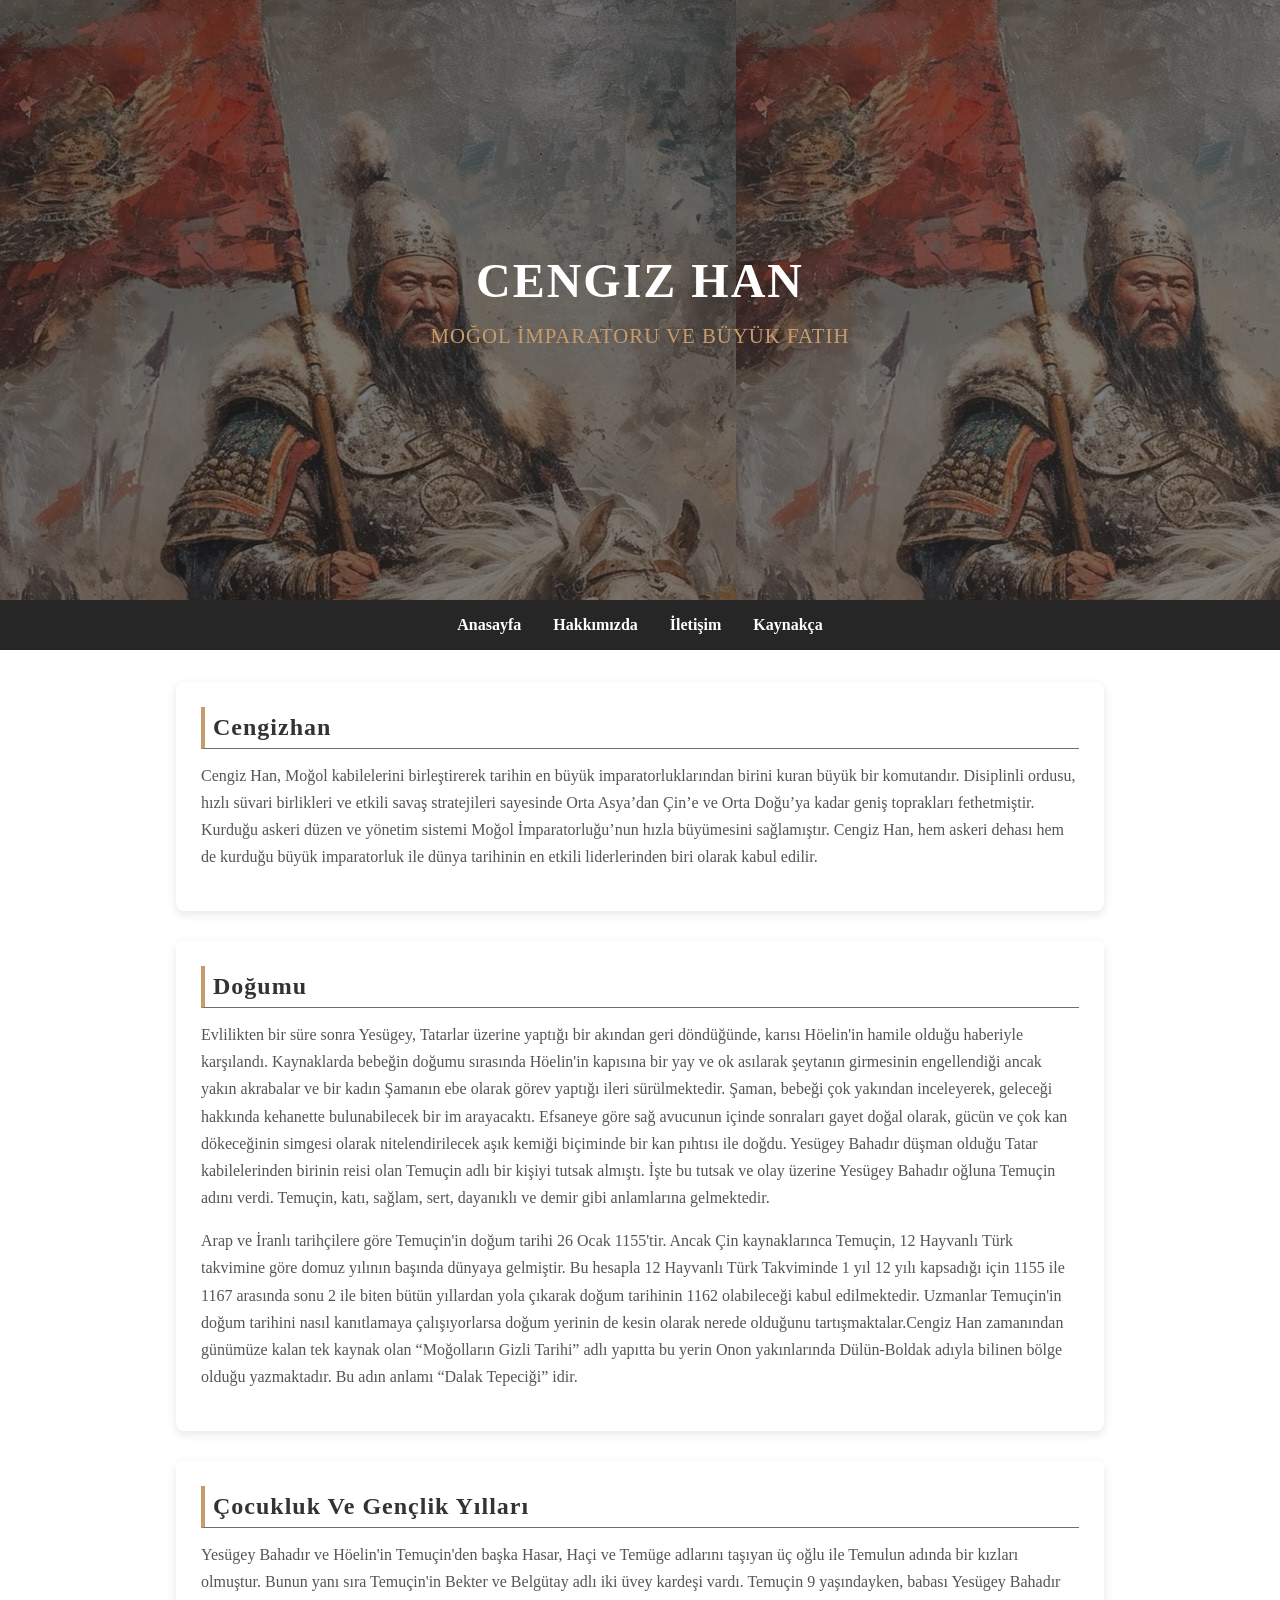
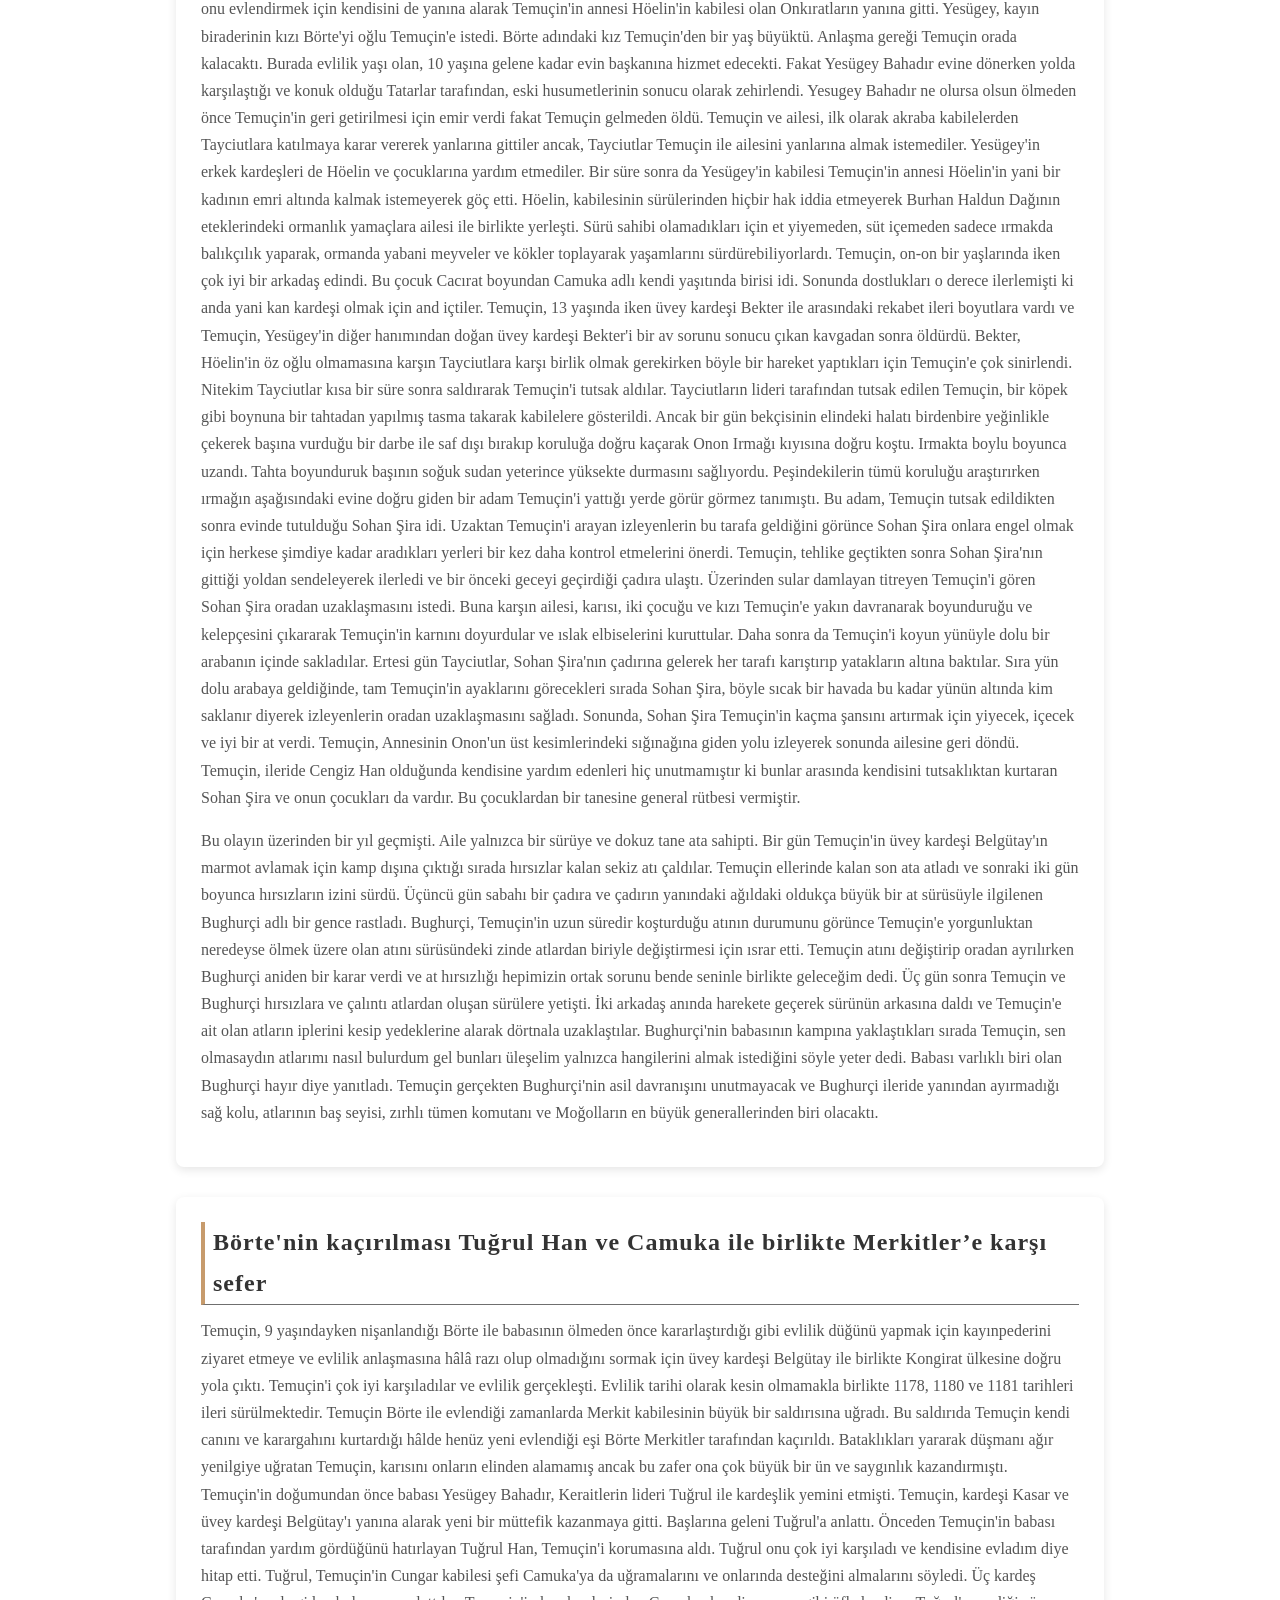
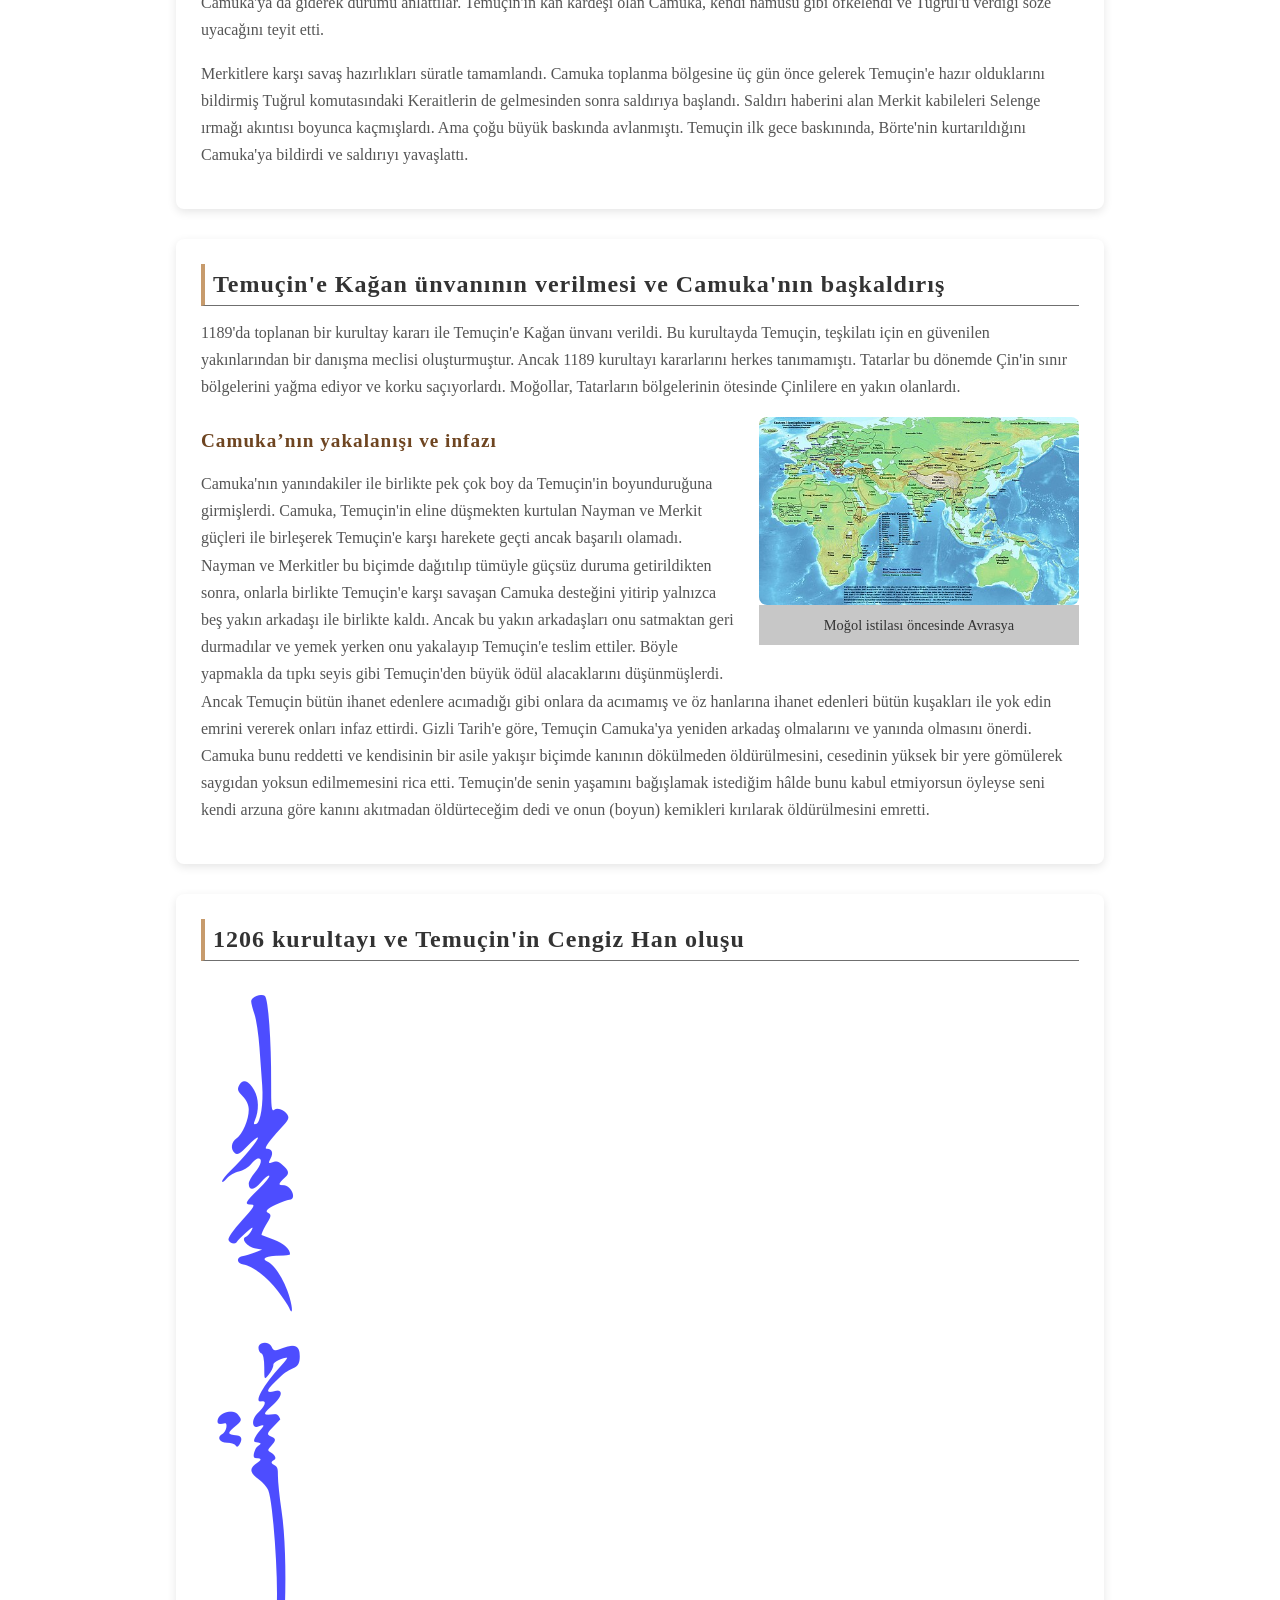
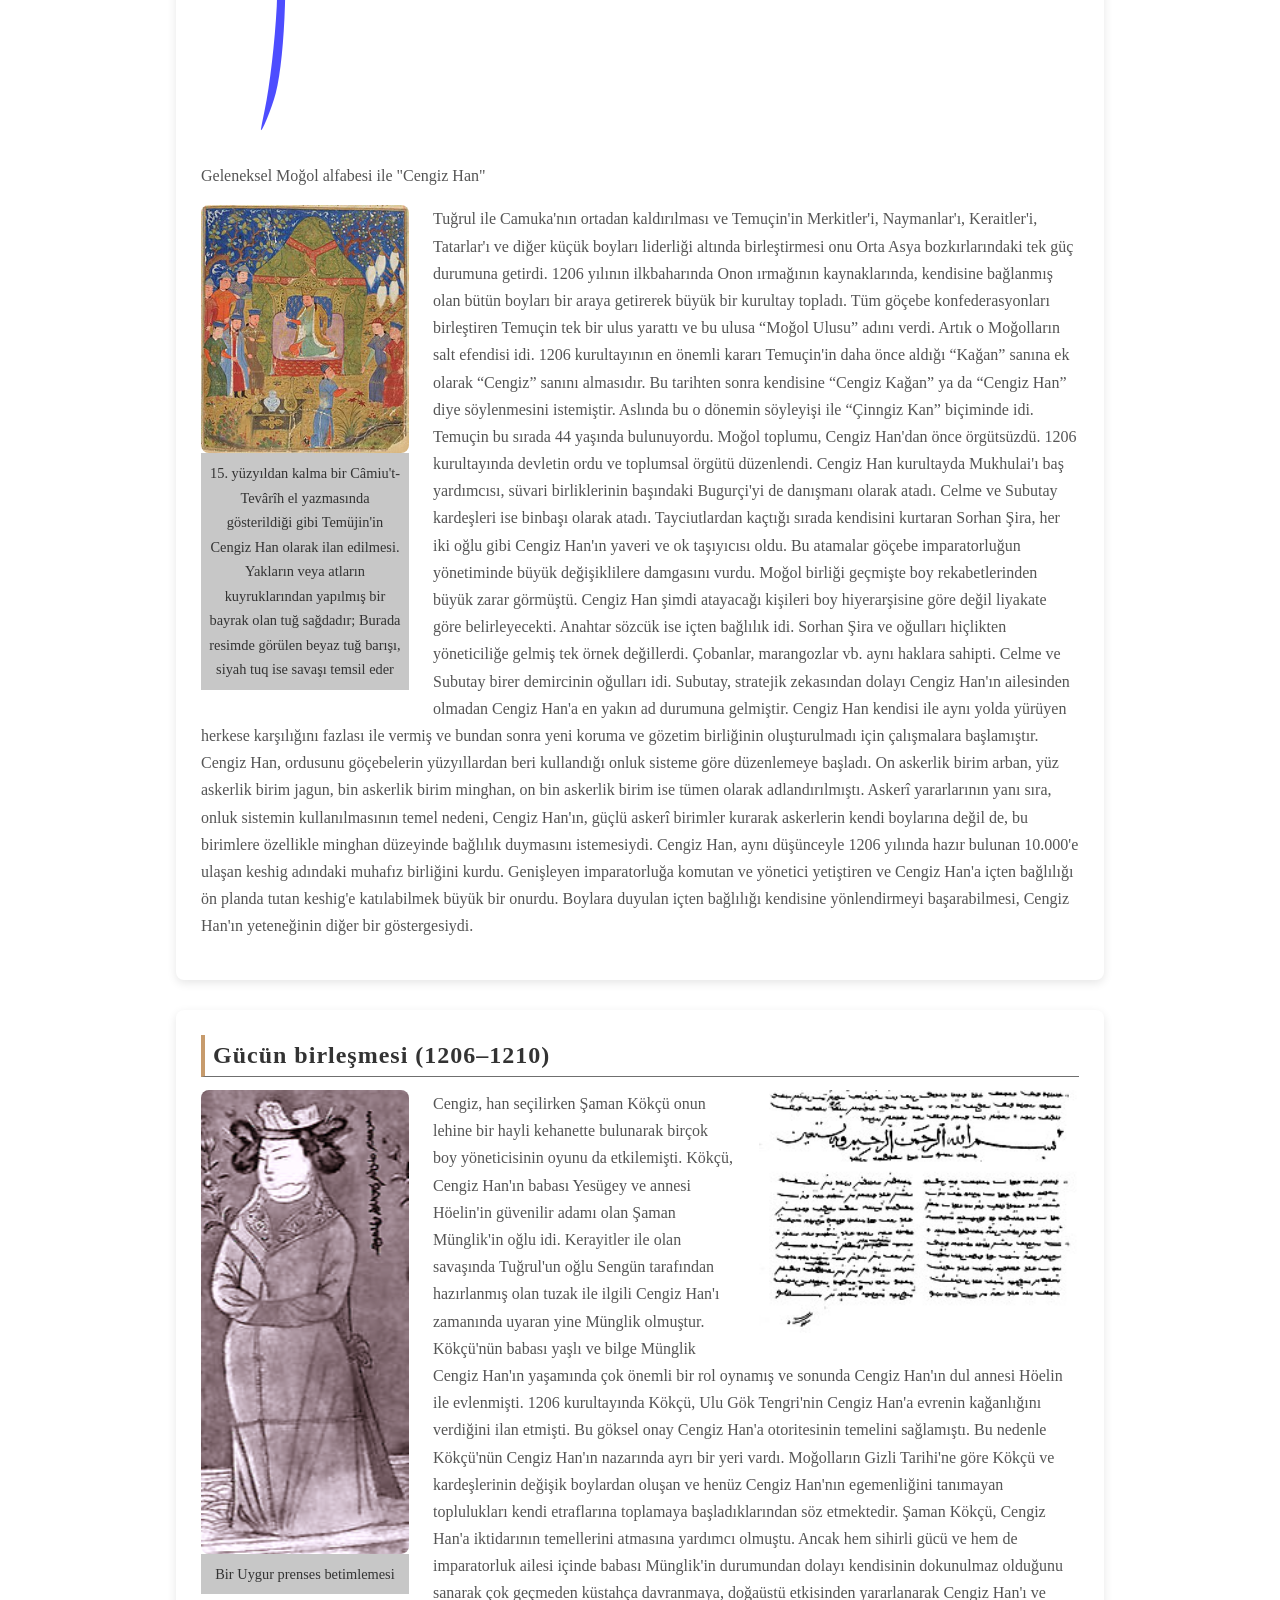
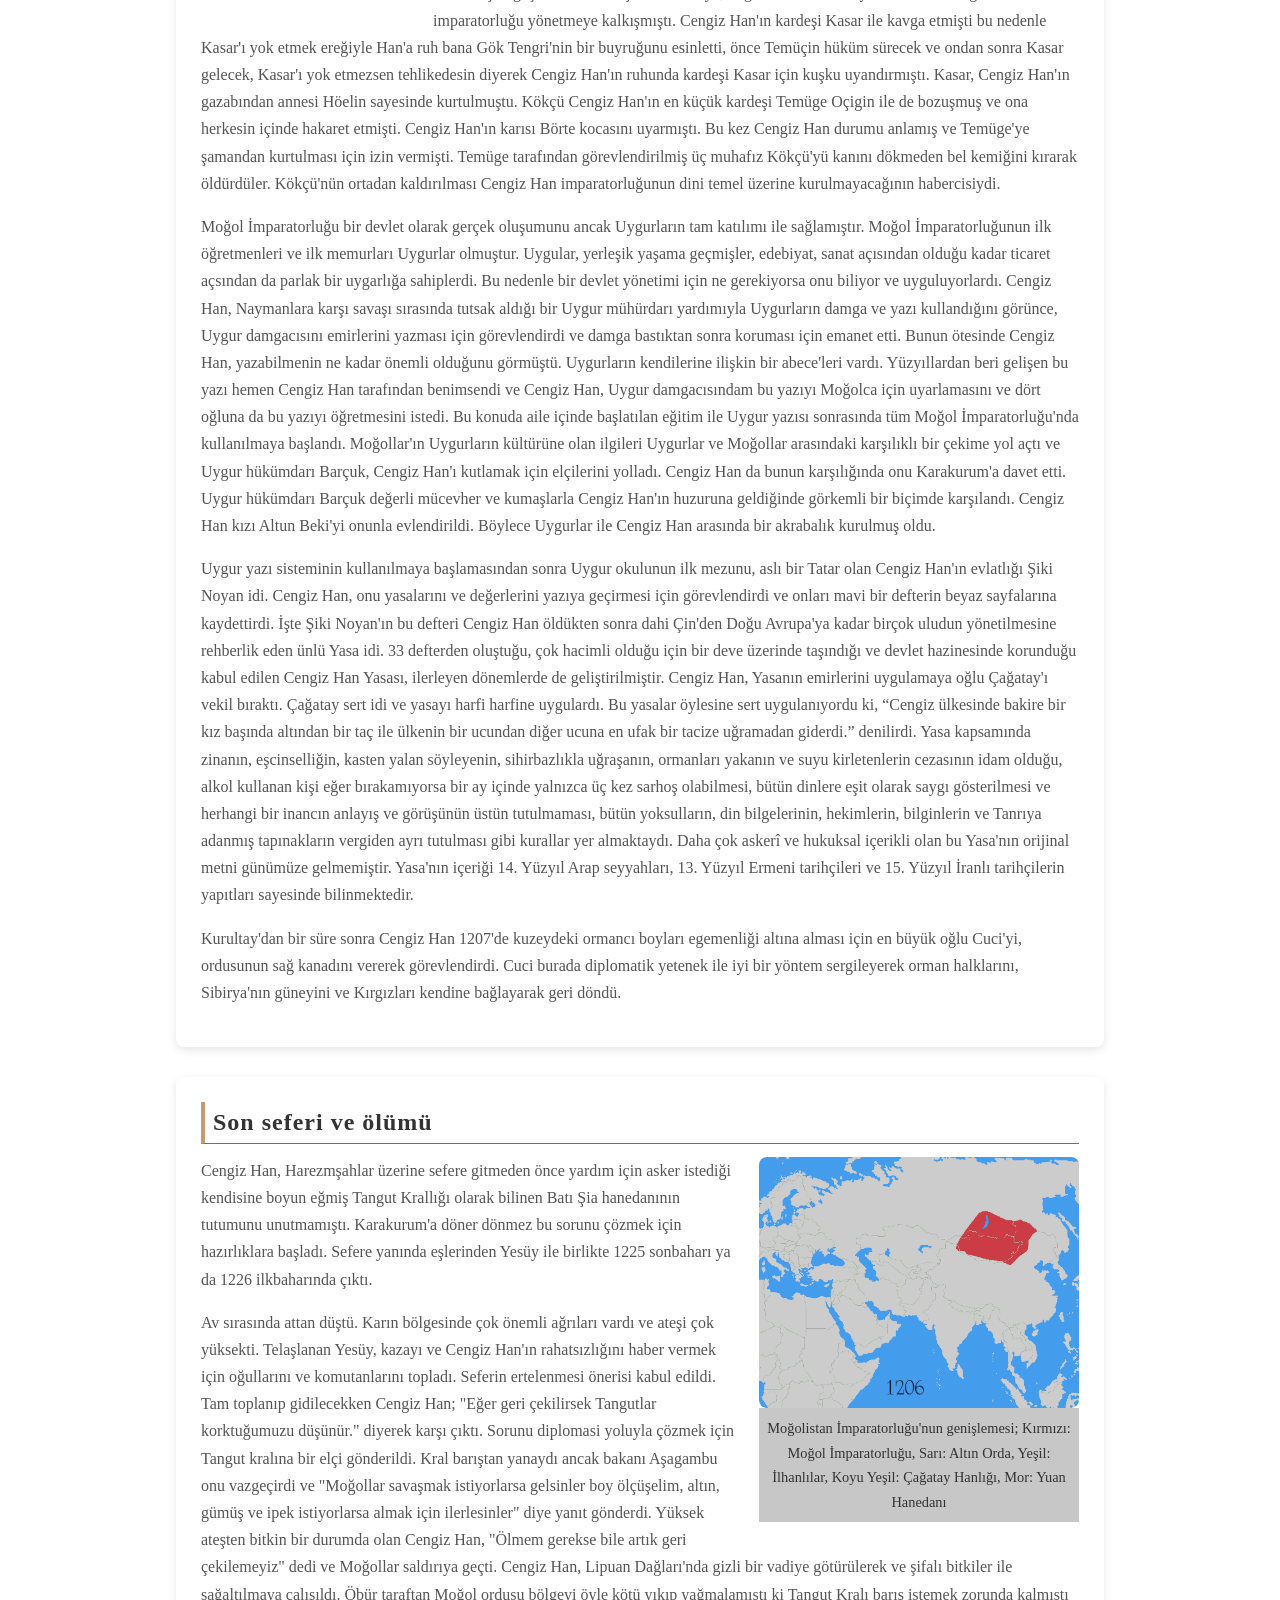
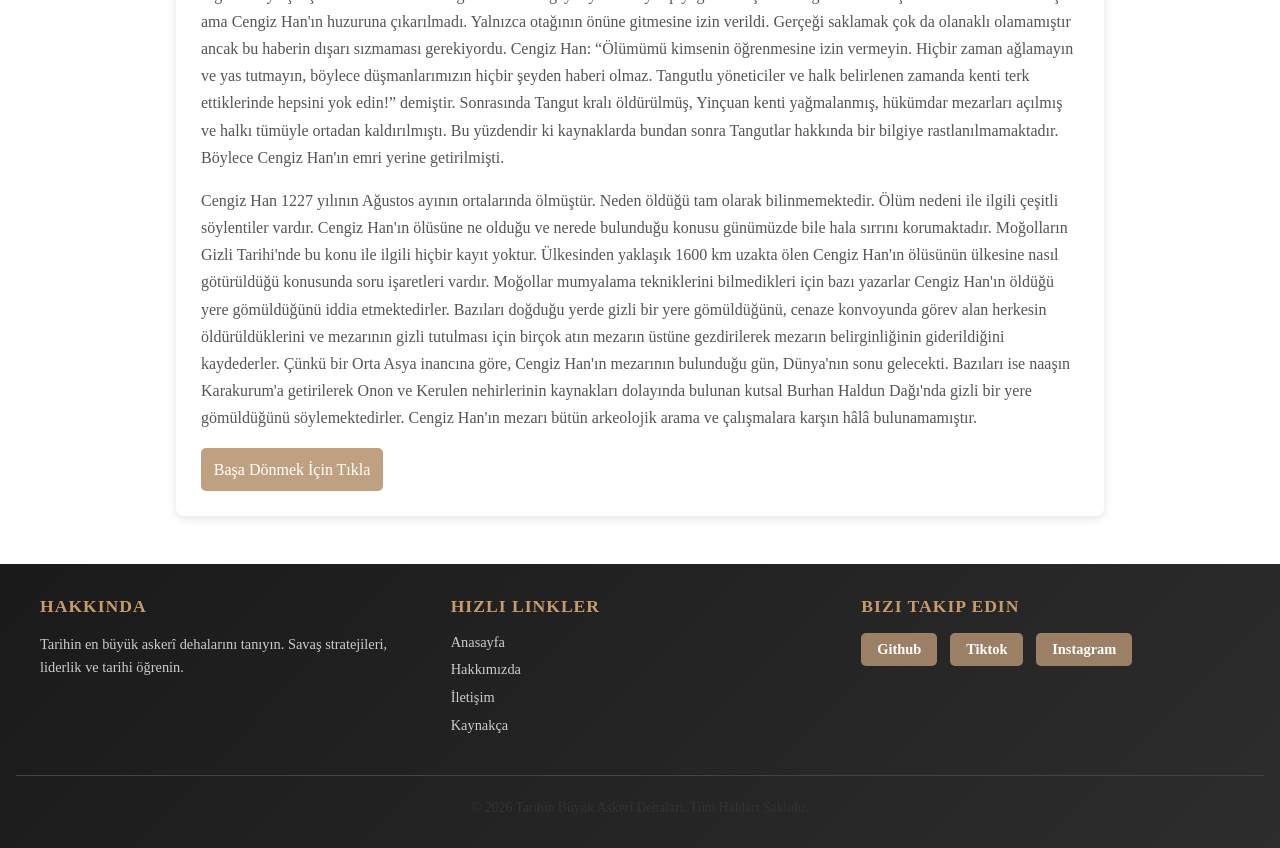
<file: Cengizhan.html>
<!DOCTYPE html>
<html lang="en">

<head>
    <meta charset="UTF-8">
    <meta name="viewport" content="width=device-width, initial-scale=1.0">
    <title>Cengizhan</title>
    <link rel="stylesheet" href="css/karakter.css">
</head>

<body>
    <header class="header-cengizhan">
        <div class="container">
            <h1>Cengiz Han <span>Moğol İmparatoru ve Büyük
                    Fatih</span></h1>


    </header>
    <nav class="navbar">

        <ul>
            <li><a href="index.html">Anasayfa</a></li>
            <li><a href="about.html">Hakkımızda</a></li>
            <li><a href="contact.html">İletişim</a></li>
            <li><a href="#">Kaynakça</a></li>
        </ul>
    </nav>
    <main>
        <div class="container">
            <div class="text">
                <h2>Cengizhan</h2>
                <p>Cengiz Han, Moğol kabilelerini birleştirerek tarihin
                    en büyük imparatorluklarından birini kuran büyük bir
                    komutandır. Disiplinli ordusu, hızlı süvari
                    birlikleri ve etkili savaş stratejileri sayesinde
                    Orta Asya’dan Çin’e ve Orta Doğu’ya kadar geniş
                    toprakları fethetmiştir. Kurduğu askeri düzen ve
                    yönetim sistemi Moğol İmparatorluğu’nun hızla
                    büyümesini sağlamıştır. Cengiz Han, hem askeri
                    dehası hem de kurduğu büyük imparatorluk ile dünya
                    tarihinin en etkili liderlerinden biri olarak kabul
                    edilir.</p>

            </div>
            <div class="text">
                <h2>Doğumu</h2>
                <p>Evlilikten bir süre sonra Yesügey, Tatarlar üzerine
                    yaptığı bir akından geri döndüğünde, karısı
                    Höelin'in hamile olduğu haberiyle karşılandı.
                    Kaynaklarda bebeğin doğumu sırasında Höelin'in
                    kapısına bir yay ve ok asılarak şeytanın girmesinin
                    engellendiği ancak yakın akrabalar ve bir kadın
                    Şamanın ebe olarak görev yaptığı ileri
                    sürülmektedir. Şaman, bebeği çok yakından
                    inceleyerek, geleceği hakkında kehanette
                    bulunabilecek bir im arayacaktı. Efsaneye göre sağ
                    avucunun içinde sonraları gayet doğal olarak, gücün
                    ve çok kan dökeceğinin simgesi olarak
                    nitelendirilecek aşık kemiği biçiminde bir kan
                    pıhtısı ile doğdu. Yesügey Bahadır düşman olduğu
                    Tatar kabilelerinden birinin reisi olan Temuçin adlı
                    bir kişiyi tutsak almıştı. İşte bu tutsak ve olay
                    üzerine Yesügey Bahadır oğluna Temuçin adını verdi.
                    Temuçin, katı, sağlam, sert, dayanıklı ve demir gibi
                    anlamlarına gelmektedir.</p>
                <p>Arap ve İranlı tarihçilere göre Temuçin'in doğum
                    tarihi 26 Ocak 1155'tir. Ancak Çin kaynaklarınca
                    Temuçin, 12 Hayvanlı Türk takvimine göre domuz
                    yılının başında dünyaya gelmiştir. Bu hesapla 12
                    Hayvanlı Türk Takviminde 1 yıl 12 yılı kapsadığı
                    için 1155 ile 1167 arasında sonu 2 ile biten bütün
                    yıllardan yola çıkarak doğum tarihinin 1162
                    olabileceği kabul edilmektedir. Uzmanlar Temuçin'in
                    doğum tarihini nasıl kanıtlamaya çalışıyorlarsa
                    doğum yerinin de kesin olarak nerede olduğunu
                    tartışmaktalar.Cengiz Han zamanından günümüze
                    kalan tek kaynak olan “Moğolların Gizli Tarihi” adlı
                    yapıtta bu yerin Onon yakınlarında Dülün-Boldak
                    adıyla bilinen bölge olduğu yazmaktadır. Bu adın
                    anlamı “Dalak Tepeciği” idir.</p>
            </div>
            <div class="text">
                <h2>Çocukluk Ve Gençlik Yılları</h2>
                <p>Yesügey Bahadır ve Höelin'in Temuçin'den başka Hasar,
                    Haçi ve Temüge adlarını taşıyan üç oğlu ile Temulun
                    adında bir kızları olmuştur. Bunun yanı sıra
                    Temuçin'in Bekter ve Belgütay adlı iki üvey kardeşi
                    vardı. Temuçin 9 yaşındayken, babası Yesügey Bahadır
                    onu evlendirmek için kendisini de yanına alarak
                    Temuçin'in annesi Höelin'in kabilesi olan
                    Onkıratların yanına gitti. Yesügey, kayın
                    biraderinin kızı Börte'yi oğlu Temuçin'e istedi.
                    Börte adındaki kız Temuçin'den bir yaş büyüktü.
                    Anlaşma gereği Temuçin orada kalacaktı. Burada
                    evlilik yaşı olan, 10 yaşına gelene kadar evin
                    başkanına hizmet edecekti. Fakat Yesügey Bahadır
                    evine dönerken yolda karşılaştığı ve konuk olduğu
                    Tatarlar tarafından, eski husumetlerinin sonucu
                    olarak zehirlendi. Yesugey Bahadır ne olursa olsun
                    ölmeden önce Temuçin'in geri getirilmesi için emir
                    verdi fakat Temuçin gelmeden öldü. Temuçin ve
                    ailesi, ilk olarak akraba kabilelerden Tayciutlara
                    katılmaya karar vererek yanlarına gittiler ancak,
                    Tayciutlar Temuçin ile ailesini yanlarına almak
                    istemediler. Yesügey'in erkek kardeşleri de Höelin
                    ve çocuklarına yardım etmediler. Bir süre sonra da
                    Yesügey'in kabilesi Temuçin'in annesi Höelin'in yani
                    bir kadının emri altında kalmak istemeyerek göç
                    etti. Höelin, kabilesinin sürülerinden hiçbir hak
                    iddia etmeyerek Burhan Haldun Dağının eteklerindeki
                    ormanlık yamaçlara ailesi ile birlikte yerleşti.
                    Sürü sahibi olamadıkları için et yiyemeden, süt
                    içemeden sadece ırmakda balıkçılık yaparak, ormanda
                    yabani meyveler ve kökler toplayarak yaşamlarını
                    sürdürebiliyorlardı. Temuçin, on-on bir
                    yaşlarında iken çok iyi bir arkadaş edindi. Bu çocuk
                    Cacırat boyundan Camuka adlı kendi yaşıtında birisi
                    idi. Sonunda dostlukları o derece ilerlemişti ki
                    anda yani kan kardeşi olmak için and içtiler.
                    Temuçin, 13 yaşında iken üvey kardeşi Bekter ile
                    arasındaki rekabet ileri boyutlara vardı ve Temuçin,
                    Yesügey'in diğer hanımından doğan üvey kardeşi
                    Bekter'i bir av sorunu sonucu çıkan kavgadan sonra
                    öldürdü. Bekter, Höelin'in öz oğlu olmamasına karşın
                    Tayciutlara karşı birlik olmak gerekirken böyle bir
                    hareket yaptıkları için Temuçin'e çok sinirlendi.
                    Nitekim Tayciutlar kısa bir süre sonra saldırarak
                    Temuçin'i tutsak aldılar. Tayciutların lideri
                    tarafından tutsak edilen Temuçin, bir köpek gibi
                    boynuna bir tahtadan yapılmış tasma takarak
                    kabilelere gösterildi. Ancak bir gün bekçisinin
                    elindeki halatı birdenbire yeğinlikle çekerek başına
                    vurduğu bir darbe ile saf dışı bırakıp koruluğa
                    doğru kaçarak Onon Irmağı kıyısına doğru koştu.
                    Irmakta boylu boyunca uzandı. Tahta boyunduruk
                    başının soğuk sudan yeterince yüksekte durmasını
                    sağlıyordu. Peşindekilerin tümü koruluğu
                    araştırırken ırmağın aşağısındaki evine doğru giden
                    bir adam Temuçin'i yattığı yerde görür görmez
                    tanımıştı. Bu adam, Temuçin tutsak edildikten sonra
                    evinde tutulduğu Sohan Şira idi. Uzaktan Temuçin'i
                    arayan izleyenlerin bu tarafa geldiğini görünce
                    Sohan Şira onlara engel olmak için herkese şimdiye
                    kadar aradıkları yerleri bir kez daha kontrol
                    etmelerini önerdi. Temuçin, tehlike geçtikten sonra
                    Sohan Şira'nın gittiği yoldan sendeleyerek ilerledi
                    ve bir önceki geceyi geçirdiği çadıra ulaştı.
                    Üzerinden sular damlayan titreyen Temuçin'i gören
                    Sohan Şira oradan uzaklaşmasını istedi. Buna karşın
                    ailesi, karısı, iki çocuğu ve kızı Temuçin'e yakın
                    davranarak boyunduruğu ve kelepçesini çıkararak
                    Temuçin'in karnını doyurdular ve ıslak elbiselerini
                    kuruttular. Daha sonra da Temuçin'i koyun yünüyle
                    dolu bir arabanın içinde sakladılar. Ertesi gün
                    Tayciutlar, Sohan Şira'nın çadırına gelerek her
                    tarafı karıştırıp yatakların altına baktılar. Sıra
                    yün dolu arabaya geldiğinde, tam Temuçin'in
                    ayaklarını görecekleri sırada Sohan Şira, böyle
                    sıcak bir havada bu kadar yünün altında kim saklanır
                    diyerek izleyenlerin oradan uzaklaşmasını sağladı.
                    Sonunda, Sohan Şira Temuçin'in kaçma şansını
                    artırmak için yiyecek, içecek ve iyi bir at verdi.
                    Temuçin, Annesinin Onon'un üst kesimlerindeki
                    sığınağına giden yolu izleyerek sonunda ailesine
                    geri döndü. Temuçin, ileride Cengiz Han olduğunda
                    kendisine yardım edenleri hiç unutmamıştır ki bunlar
                    arasında kendisini tutsaklıktan kurtaran Sohan Şira
                    ve onun çocukları da vardır. Bu çocuklardan bir
                    tanesine general rütbesi vermiştir.</p>
                <p>Bu olayın üzerinden bir yıl geçmişti. Aile yalnızca
                    bir sürüye ve dokuz tane ata sahipti. Bir gün
                    Temuçin'in üvey kardeşi Belgütay'ın marmot avlamak
                    için kamp dışına çıktığı sırada hırsızlar kalan
                    sekiz atı çaldılar. Temuçin ellerinde kalan son ata
                    atladı ve sonraki iki gün boyunca hırsızların izini
                    sürdü. Üçüncü gün sabahı bir çadıra ve çadırın
                    yanındaki ağıldaki oldukça büyük bir at sürüsüyle
                    ilgilenen Bughurçi adlı bir gence rastladı.
                    Bughurçi, Temuçin'in uzun süredir koşturduğu atının
                    durumunu görünce Temuçin'e yorgunluktan neredeyse
                    ölmek üzere olan atını sürüsündeki zinde atlardan
                    biriyle değiştirmesi için ısrar etti. Temuçin atını
                    değiştirip oradan ayrılırken Bughurçi aniden bir
                    karar verdi ve at hırsızlığı hepimizin ortak sorunu
                    bende seninle birlikte geleceğim dedi. Üç gün sonra
                    Temuçin ve Bughurçi hırsızlara ve çalıntı atlardan
                    oluşan sürülere yetişti. İki arkadaş anında harekete
                    geçerek sürünün arkasına daldı ve Temuçin'e ait olan
                    atların iplerini kesip yedeklerine alarak dörtnala
                    uzaklaştılar. Bughurçi'nin babasının kampına
                    yaklaştıkları sırada Temuçin, sen olmasaydın
                    atlarımı nasıl bulurdum gel bunları üleşelim
                    yalnızca hangilerini almak istediğini söyle yeter
                    dedi. Babası varlıklı biri olan Bughurçi hayır diye
                    yanıtladı. Temuçin gerçekten Bughurçi'nin asil
                    davranışını unutmayacak ve Bughurçi ileride yanından
                    ayırmadığı sağ kolu, atlarının baş seyisi, zırhlı
                    tümen komutanı ve Moğolların en büyük
                    generallerinden biri olacaktı.</p>
            </div>
            <div class="text">
                <h2>Börte'nin kaçırılması Tuğrul Han ve Camuka ile
                    birlikte Merkitler’e karşı sefer</h2>
                <p>Temuçin, 9 yaşındayken nişanlandığı Börte ile
                    babasının ölmeden önce kararlaştırdığı gibi evlilik
                    düğünü yapmak için kayınpederini ziyaret etmeye ve
                    evlilik anlaşmasına hâlâ razı olup olmadığını sormak
                    için üvey kardeşi Belgütay ile birlikte Kongirat
                    ülkesine doğru yola çıktı. Temuçin'i çok iyi
                    karşıladılar ve evlilik gerçekleşti. Evlilik tarihi
                    olarak kesin olmamakla birlikte 1178, 1180 ve 1181
                    tarihleri ileri sürülmektedir. Temuçin Börte ile
                    evlendiği zamanlarda Merkit kabilesinin büyük bir
                    saldırısına uğradı. Bu saldırıda Temuçin kendi
                    canını ve karargahını kurtardığı hâlde henüz yeni
                    evlendiği eşi Börte Merkitler tarafından kaçırıldı.
                    Bataklıkları yararak düşmanı ağır yenilgiye uğratan
                    Temuçin, karısını onların elinden alamamış ancak bu
                    zafer ona çok büyük bir ün ve saygınlık
                    kazandırmıştı. Temuçin'in doğumundan önce babası
                    Yesügey Bahadır, Keraitlerin lideri Tuğrul ile
                    kardeşlik yemini etmişti. Temuçin, kardeşi Kasar ve
                    üvey kardeşi Belgütay'ı yanına alarak yeni bir
                    müttefik kazanmaya gitti. Başlarına geleni Tuğrul'a
                    anlattı. Önceden Temuçin'in babası tarafından yardım
                    gördüğünü hatırlayan Tuğrul Han, Temuçin'i
                    korumasına aldı. Tuğrul onu çok iyi karşıladı ve
                    kendisine evladım diye hitap etti. Tuğrul,
                    Temuçin'in Cungar kabilesi şefi Camuka'ya da
                    uğramalarını ve onlarında desteğini almalarını
                    söyledi. Üç kardeş Camuka'ya da giderek durumu
                    anlattılar. Temuçin'in kan kardeşi olan Camuka,
                    kendi namusu gibi öfkelendi ve Tuğrul'u verdiği söze
                    uyacağını teyit etti.</p>
                <p>Merkitlere karşı savaş hazırlıkları süratle
                    tamamlandı. Camuka toplanma bölgesine üç gün önce
                    gelerek Temuçin'e hazır olduklarını bildirmiş Tuğrul
                    komutasındaki Keraitlerin de gelmesinden sonra
                    saldırıya başlandı. Saldırı haberini alan Merkit
                    kabileleri Selenge ırmağı akıntısı boyunca
                    kaçmışlardı. Ama çoğu büyük baskında avlanmıştı.
                    Temuçin ilk gece baskınında, Börte'nin
                    kurtarıldığını Camuka'ya bildirdi ve saldırıyı
                    yavaşlattı.</p>
            </div>
            <div class="text">
                <h2>Temuçin'e Kağan ünvanının verilmesi ve Camuka'nın
                    başkaldırış</h2>
                <p>1189'da toplanan bir kurultay kararı ile Temuçin'e
                    Kağan ünvanı verildi. Bu kurultayda Temuçin,
                    teşkilatı için en güvenilen yakınlarından bir
                    danışma meclisi oluşturmuştur. Ancak 1189 kurultayı
                    kararlarını herkes tanımamıştı. Tatarlar bu dönemde
                    Çin'in sınır bölgelerini yağma ediyor ve korku
                    saçıyorlardı. Moğollar, Tatarların bölgelerinin
                    ötesinde Çinlilere en yakın olanlardı.</p>
                <div class="kenarresimsag">
                    <img src="images/mogol.jpg" alt>
                    <p>Moğol istilası öncesinde Avrasya</p>
                </div>
                <h3>Camuka’nın yakalanışı ve infazı</h3>
                <p>Camuka'nın yanındakiler ile birlikte pek çok boy da
                    Temuçin'in boyunduruğuna girmişlerdi. Camuka,
                    Temuçin'in eline düşmekten kurtulan Nayman ve Merkit
                    güçleri ile birleşerek Temuçin'e karşı harekete
                    geçti ancak başarılı olamadı. Nayman ve Merkitler bu
                    biçimde dağıtılıp tümüyle güçsüz duruma
                    getirildikten sonra, onlarla birlikte Temuçin'e
                    karşı savaşan Camuka desteğini yitirip yalnızca beş
                    yakın arkadaşı ile birlikte kaldı. Ancak bu yakın
                    arkadaşları onu satmaktan geri durmadılar ve yemek
                    yerken onu yakalayıp Temuçin'e teslim ettiler. Böyle
                    yapmakla da tıpkı seyis gibi Temuçin'den büyük ödül
                    alacaklarını düşünmüşlerdi. Ancak Temuçin bütün
                    ihanet edenlere acımadığı gibi onlara da acımamış ve
                    öz hanlarına ihanet edenleri bütün kuşakları ile yok
                    edin emrini vererek onları infaz ettirdi. Gizli
                    Tarih'e göre, Temuçin Camuka'ya yeniden arkadaş
                    olmalarını ve yanında olmasını önerdi. Camuka bunu
                    reddetti ve kendisinin bir asile yakışır biçimde
                    kanının dökülmeden öldürülmesini, cesedinin yüksek
                    bir yere gömülerek saygıdan yoksun edilmemesini rica
                    etti. Temuçin'de senin yaşamını bağışlamak istediğim
                    hâlde bunu kabul etmiyorsun öyleyse seni kendi
                    arzuna göre kanını akıtmadan öldürteceğim dedi ve
                    onun (boyun) kemikleri kırılarak öldürülmesini
                    emretti.</p>
            </div>
            <div class="text">
                <h2>1206 kurultayı ve Temuçin'in Cengiz Han oluşu</h2>
                <div class="kenarresimsage"><img src="images/elyazi.png" alt>
                    <p>Geleneksel Moğol alfabesi ile
                        "Cengiz Han"</p>
                </div>
                <div class="kenarresimsol"><img src="images/cengizolma.jpg" alt>
                    <p>15. yüzyıldan kalma bir Câmiu't-Tevârîh el
                        yazmasında gösterildiği gibi Temüjin'in Cengiz
                        Han olarak ilan edilmesi. Yakların veya atların
                        kuyruklarından yapılmış bir bayrak olan tuğ
                        sağdadır; Burada resimde görülen beyaz tuğ
                        barışı, siyah tuq ise savaşı temsil
                        eder </p>
                </div>
                <p>Tuğrul ile Camuka'nın ortadan kaldırılması ve
                    Temuçin'in Merkitler'i, Naymanlar'ı, Keraitler'i,
                    Tatarlar'ı ve diğer küçük boyları liderliği altında
                    birleştirmesi onu Orta Asya bozkırlarındaki tek güç
                    durumuna getirdi. 1206 yılının ilkbaharında Onon
                    ırmağının kaynaklarında, kendisine bağlanmış olan
                    bütün boyları bir araya getirerek büyük bir kurultay
                    topladı. Tüm göçebe konfederasyonları birleştiren
                    Temuçin tek bir ulus yarattı ve bu ulusa “Moğol
                    Ulusu” adını verdi. Artık o Moğolların salt efendisi
                    idi. 1206 kurultayının en önemli kararı Temuçin'in
                    daha önce aldığı “Kağan” sanına ek olarak “Cengiz”
                    sanını almasıdır. Bu tarihten sonra kendisine
                    “Cengiz Kağan” ya da “Cengiz Han” diye söylenmesini
                    istemiştir. Aslında bu o dönemin söyleyişi ile
                    “Çinngiz Kan” biçiminde idi. Temuçin bu sırada 44
                    yaşında bulunuyordu. Moğol toplumu, Cengiz Han'dan
                    önce örgütsüzdü. 1206 kurultayında devletin ordu ve
                    toplumsal örgütü düzenlendi. Cengiz Han kurultayda
                    Mukhulai'ı baş yardımcısı, süvari birliklerinin
                    başındaki Bugurçi'yi de danışmanı olarak atadı.
                    Celme ve Subutay kardeşleri ise binbaşı olarak
                    atadı. Tayciutlardan kaçtığı sırada kendisini
                    kurtaran Sorhan Şira, her iki oğlu gibi Cengiz
                    Han'ın yaveri ve ok taşıyıcısı oldu. Bu atamalar
                    göçebe imparatorluğun yönetiminde büyük
                    değişiklilere damgasını vurdu. Moğol birliği
                    geçmişte boy rekabetlerinden büyük zarar görmüştü.
                    Cengiz Han şimdi atayacağı kişileri boy
                    hiyerarşisine göre değil liyakate göre
                    belirleyecekti. Anahtar sözcük ise içten bağlılık
                    idi. Sorhan Şira ve oğulları hiçlikten yöneticiliğe
                    gelmiş tek örnek değillerdi. Çobanlar, marangozlar
                    vb. aynı haklara sahipti. Celme ve Subutay birer
                    demircinin oğulları idi. Subutay, stratejik
                    zekasından dolayı Cengiz Han'ın ailesinden olmadan
                    Cengiz Han'a en yakın ad durumuna gelmiştir. Cengiz
                    Han kendisi ile aynı yolda yürüyen herkese
                    karşılığını fazlası ile vermiş ve bundan sonra yeni
                    koruma ve gözetim birliğinin oluşturulmadı için
                    çalışmalara başlamıştır. Cengiz Han, ordusunu
                    göçebelerin yüzyıllardan beri kullandığı onluk
                    sisteme göre düzenlemeye başladı. On askerlik birim
                    arban, yüz askerlik birim jagun, bin askerlik birim
                    minghan, on bin askerlik birim ise tümen olarak
                    adlandırılmıştı. Askerî yararlarının yanı sıra,
                    onluk sistemin kullanılmasının temel nedeni, Cengiz
                    Han'ın, güçlü askerî birimler kurarak askerlerin
                    kendi boylarına değil de, bu birimlere özellikle
                    minghan düzeyinde bağlılık duymasını istemesiydi.
                    Cengiz Han, aynı düşünceyle 1206 yılında hazır
                    bulunan 10.000'e ulaşan keshig adındaki muhafız
                    birliğini kurdu. Genişleyen imparatorluğa komutan ve
                    yönetici yetiştiren ve Cengiz Han'a içten bağlılığı
                    ön planda tutan keshig'e katılabilmek büyük bir
                    onurdu. Boylara duyulan içten bağlılığı kendisine
                    yönlendirmeyi başarabilmesi, Cengiz Han'ın
                    yeteneğinin diğer bir göstergesiydi.</p>

            </div>
            <div class="text">
                <h2>Gücün birleşmesi (1206–1210)</h2>
                <div class="kenarresimsol">
                    <img src="images/prenses.png" alt="">
                    <p>Bir Uygur prenses betimlemesi</p>
                </div>
                <div class="kenarresimsag">
                    <img src="images/yazi.jpg" alt="">
                </div>
                <p> Cengiz, han seçilirken Şaman Kökçü onun lehine bir
                    hayli
                    kehanette bulunarak birçok boy yöneticisinin oyunu
                    da
                    etkilemişti. Kökçü, Cengiz Han'ın babası Yesügey ve
                    annesi Höelin'in güvenilir adamı olan Şaman
                    Münglik'in
                    oğlu idi. Kerayitler ile olan savaşında Tuğrul'un
                    oğlu
                    Sengün tarafından hazırlanmış olan tuzak ile ilgili
                    Cengiz Han'ı zamanında uyaran yine Münglik olmuştur.
                    Kökçü'nün babası yaşlı ve bilge Münglik Cengiz Han'ın
                    yaşamında çok önemli bir rol oynamış ve sonunda
                    Cengiz
                    Han'ın dul annesi Höelin ile evlenmişti. 1206
                    kurultayında Kökçü, Ulu Gök Tengri'nin Cengiz Han'a
                    evrenin kağanlığını verdiğini ilan etmişti. Bu
                    göksel
                    onay Cengiz Han'a otoritesinin temelini sağlamıştı.
                    Bu
                    nedenle Kökçü'nün Cengiz Han'ın nazarında ayrı bir
                    yeri
                    vardı. Moğolların Gizli Tarihi'ne göre Kökçü ve
                    kardeşlerinin değişik boylardan oluşan ve henüz
                    Cengiz
                    Han'nın egemenliğini tanımayan toplulukları kendi
                    etraflarına toplamaya başladıklarından söz
                    etmektedir.
                    Şaman Kökçü, Cengiz Han'a iktidarının temellerini
                    atmasına yardımcı olmuştu. Ancak hem sihirli gücü ve
                    hem
                    de imparatorluk ailesi içinde babası Münglik'in
                    durumundan dolayı kendisinin dokunulmaz olduğunu
                    sanarak
                    çok geçmeden küstahça davranmaya, doğaüstü
                    etkisinden
                    yararlanarak Cengiz Han'ı ve imparatorluğu yönetmeye
                    kalkışmıştı. Cengiz Han'ın kardeşi Kasar ile kavga
                    etmişti bu nedenle Kasar'ı yok etmek ereğiyle Han'a
                    ruh
                    bana Gök Tengri'nin bir buyruğunu esinletti, önce
                    Temüçin hüküm sürecek ve ondan sonra Kasar gelecek,
                    Kasar'ı yok etmezsen tehlikedesin diyerek Cengiz
                    Han'ın
                    ruhunda kardeşi Kasar için kuşku uyandırmıştı.
                    Kasar,
                    Cengiz Han'ın gazabından annesi Höelin sayesinde
                    kurtulmuştu. Kökçü Cengiz Han'ın en küçük kardeşi
                    Temüge
                    Oçigin ile de bozuşmuş ve ona herkesin içinde
                    hakaret
                    etmişti. Cengiz Han'ın karısı Börte kocasını
                    uyarmıştı.
                    Bu kez Cengiz Han durumu anlamış ve Temüge'ye
                    şamandan
                    kurtulması için izin vermişti. Temüge tarafından
                    görevlendirilmiş üç muhafız Kökçü'yü kanını dökmeden
                    bel
                    kemiğini kırarak öldürdüler. Kökçü'nün ortadan
                    kaldırılması Cengiz Han imparatorluğunun dini temel
                    üzerine kurulmayacağının habercisiydi.</p>
                <p>Moğol İmparatorluğu bir devlet olarak gerçek
                    oluşumunu ancak Uygurların tam katılımı ile
                    sağlamıştır. Moğol İmparatorluğunun ilk öğretmenleri
                    ve ilk memurları Uygurlar olmuştur. Uygular,
                    yerleşik yaşama geçmişler, edebiyat, sanat açısından
                    olduğu kadar ticaret açsından da parlak bir
                    uygarlığa sahiplerdi. Bu nedenle bir devlet yönetimi
                    için ne gerekiyorsa onu biliyor ve uyguluyorlardı.
                    Cengiz Han, Naymanlara karşı savaşı sırasında tutsak
                    aldığı bir Uygur mühürdarı yardımıyla Uygurların
                    damga ve yazı kullandığını görünce, Uygur
                    damgacısını emirlerini yazması için görevlendirdi ve
                    damga bastıktan sonra koruması için emanet etti.
                    Bunun ötesinde Cengiz Han, yazabilmenin ne kadar
                    önemli olduğunu görmüştü. Uygurların kendilerine
                    ilişkin bir abece'leri vardı. Yüzyıllardan beri
                    gelişen bu yazı hemen Cengiz Han tarafından
                    benimsendi ve Cengiz Han, Uygur damgacısındam bu
                    yazıyı Moğolca için uyarlamasını ve dört oğluna da
                    bu yazıyı öğretmesini istedi. Bu konuda aile içinde
                    başlatılan eğitim ile Uygur yazısı sonrasında tüm
                    Moğol İmparatorluğu'nda kullanılmaya başlandı.
                    Moğollar'ın Uygurların kültürüne olan ilgileri
                    Uygurlar ve Moğollar arasındaki karşılıklı bir
                    çekime yol açtı ve Uygur hükümdarı Barçuk, Cengiz
                    Han'ı kutlamak için elçilerini yolladı. Cengiz Han
                    da bunun karşılığında onu Karakurum'a davet etti.
                    Uygur hükümdarı Barçuk değerli mücevher ve
                    kumaşlarla Cengiz Han'ın huzuruna geldiğinde
                    görkemli bir biçimde karşılandı. Cengiz Han kızı
                    Altun Beki'yi onunla evlendirildi. Böylece Uygurlar
                    ile Cengiz Han arasında bir akrabalık kurulmuş
                    oldu.</p>
                <p>Uygur yazı sisteminin kullanılmaya başlamasından
                    sonra Uygur okulunun ilk mezunu, aslı bir Tatar olan
                    Cengiz Han'ın evlatlığı Şiki Noyan idi. Cengiz Han,
                    onu yasalarını ve değerlerini yazıya geçirmesi için
                    görevlendirdi ve onları mavi bir defterin beyaz
                    sayfalarına kaydettirdi. İşte Şiki Noyan'ın bu
                    defteri Cengiz Han öldükten sonra dahi Çin'den Doğu
                    Avrupa'ya kadar birçok uludun yönetilmesine
                    rehberlik eden ünlü Yasa idi. 33 defterden oluştuğu,
                    çok hacimli olduğu için bir deve üzerinde taşındığı
                    ve devlet hazinesinde korunduğu kabul edilen Cengiz
                    Han Yasası, ilerleyen dönemlerde de
                    geliştirilmiştir. Cengiz Han, Yasanın emirlerini
                    uygulamaya oğlu Çağatay'ı vekil bıraktı. Çağatay
                    sert idi ve yasayı harfi harfine uygulardı. Bu
                    yasalar öylesine sert uygulanıyordu ki, “Cengiz
                    ülkesinde bakire bir kız başında altından bir taç
                    ile ülkenin bir ucundan diğer ucuna en ufak bir
                    tacize uğramadan giderdi.” denilirdi. Yasa
                    kapsamında zinanın, eşcinselliğin, kasten yalan
                    söyleyenin, sihirbazlıkla uğraşanın, ormanları
                    yakanın ve suyu kirletenlerin cezasının idam olduğu,
                    alkol kullanan kişi eğer bırakamıyorsa bir ay içinde
                    yalnızca üç kez sarhoş olabilmesi, bütün dinlere
                    eşit olarak saygı gösterilmesi ve herhangi bir
                    inancın anlayış ve görüşünün üstün tutulmaması,
                    bütün yoksulların, din bilgelerinin, hekimlerin,
                    bilginlerin ve Tanrıya adanmış tapınakların vergiden
                    ayrı tutulması gibi kurallar yer almaktaydı. Daha
                    çok askerî ve hukuksal içerikli olan bu Yasa'nın
                    orijinal metni günümüze gelmemiştir. Yasa'nın
                    içeriği 14. Yüzyıl Arap seyyahları, 13. Yüzyıl
                    Ermeni tarihçileri ve 15. Yüzyıl İranlı tarihçilerin
                    yapıtları sayesinde bilinmektedir.</p>
                <p>Kurultay'dan bir süre sonra Cengiz Han 1207'de
                    kuzeydeki ormancı boyları egemenliği altına alması
                    için en büyük oğlu Cuci'yi, ordusunun sağ kanadını
                    vererek görevlendirdi. Cuci burada diplomatik
                    yetenek ile iyi bir yöntem sergileyerek orman
                    halklarını, Sibirya'nın güneyini ve Kırgızları
                    kendine bağlayarak geri döndü.</p>
            </div>
            <div class="text">
                <h2>Son seferi ve ölümü</h2>
                <div class="kenarresimsag">
                    <img src="images/Mongol_Empire_map.gif" alt="">
                    <p>Moğolistan İmparatorluğu'nun genişlemesi; Kırmızı: Moğol İmparatorluğu, Sarı: Altın Orda, Yeşil:
                        İlhanlılar, Koyu Yeşil: Çağatay Hanlığı, Mor: Yuan Hanedanı</p>
                </div>
                <p>Cengiz Han, Harezmşahlar üzerine sefere gitmeden önce yardım için asker istediği kendisine boyun
                    eğmiş Tangut Krallığı olarak bilinen Batı Şia hanedanının tutumunu unutmamıştı. Karakurum'a döner
                    dönmez bu sorunu çözmek için hazırlıklara başladı. Sefere yanında eşlerinden Yesüy ile birlikte 1225
                    sonbaharı ya da 1226 ilkbaharında çıktı.</p>
                <p>Av sırasında attan düştü. Karın bölgesinde çok önemli ağrıları vardı ve ateşi çok yüksekti.
                    Telaşlanan Yesüy, kazayı ve Cengiz Han'ın rahatsızlığını haber vermek için oğullarını ve
                    komutanlarını topladı. Seferin ertelenmesi önerisi kabul edildi. Tam toplanıp gidilecekken Cengiz
                    Han; "Eğer geri çekilirsek Tangutlar korktuğumuzu düşünür." diyerek karşı çıktı. Sorunu diplomasi
                    yoluyla çözmek için Tangut kralına bir elçi gönderildi. Kral barıştan yanaydı ancak bakanı Aşagambu
                    onu vazgeçirdi ve "Moğollar savaşmak istiyorlarsa gelsinler boy ölçüşelim, altın, gümüş ve ipek
                    istiyorlarsa almak için ilerlesinler" diye yanıt gönderdi. Yüksek ateşten bitkin bir durumda olan
                    Cengiz Han, "Ölmem gerekse bile artık geri çekilemeyiz" dedi ve Moğollar saldırıya geçti. Cengiz
                    Han, Lipuan Dağları'nda gizli bir vadiye götürülerek ve şifalı bitkiler ile sağaltılmaya çalışıldı.
                    Öbür taraftan Moğol ordusu bölgeyi öyle kötü yıkıp yağmalamıştı ki Tangut Kralı barış istemek
                    zorunda kalmıştı ama Cengiz Han'ın huzuruna çıkarılmadı. Yalnızca otağının önüne gitmesine izin
                    verildi. Gerçeği saklamak çok da olanaklı olamamıştır ancak bu haberin dışarı sızmaması gerekiyordu.
                    Cengiz Han: “Ölümümü kimsenin öğrenmesine izin vermeyin. Hiçbir zaman ağlamayın ve yas tutmayın,
                    böylece düşmanlarımızın hiçbir şeyden haberi olmaz. Tangutlu yöneticiler ve halk belirlenen zamanda
                    kenti terk ettiklerinde hepsini yok edin!” demiştir. Sonrasında Tangut kralı öldürülmüş, Yinçuan
                    kenti yağmalanmış, hükümdar mezarları açılmış ve halkı tümüyle ortadan kaldırılmıştı. Bu yüzdendir
                    ki kaynaklarda bundan sonra Tangutlar hakkında bir bilgiye rastlanılmamaktadır. Böylece Cengiz
                    Han'ın emri yerine getirilmişti.</p>
                <p>Cengiz Han 1227 yılının Ağustos ayının ortalarında ölmüştür. Neden öldüğü tam olarak
                    bilinmemektedir. Ölüm nedeni ile ilgili çeşitli söylentiler vardır. Cengiz Han'ın ölüsüne ne
                    olduğu ve nerede bulunduğu konusu günümüzde bile hala sırrını korumaktadır. Moğolların Gizli
                    Tarihi'nde bu konu ile ilgili hiçbir kayıt yoktur. Ülkesinden yaklaşık 1600 km uzakta ölen Cengiz
                    Han'ın ölüsünün ülkesine nasıl götürüldüğü konusunda soru işaretleri vardır. Moğollar mumyalama
                    tekniklerini bilmedikleri için bazı yazarlar Cengiz Han'ın öldüğü yere gömüldüğünü iddia
                    etmektedirler. Bazıları doğduğu yerde gizli bir yere gömüldüğünü, cenaze konvoyunda görev alan
                    herkesin öldürüldüklerini ve mezarının gizli tutulması için birçok atın mezarın üstüne gezdirilerek
                    mezarın belirginliğinin giderildiğini kaydederler. Çünkü bir Orta Asya inancına göre, Cengiz Han'ın
                    mezarının bulunduğu gün, Dünya'nın sonu gelecekti. Bazıları ise naaşın Karakurum'a getirilerek
                    Onon ve Kerulen nehirlerinin kaynakları dolayında bulunan kutsal Burhan Haldun Dağı'nda gizli bir
                    yere gömüldüğünü söylemektedirler. Cengiz Han'ın mezarı bütün arkeolojik arama ve çalışmalara karşın
                    hâlâ bulunamamıştır.</p>
                <a href="#">Başa Dönmek İçin Tıkla</a>
            </div>

        </div>
    </main>
    <footer>
        <div class="footer-container">

            <div class="footer-section">
                <h3>Hakkında</h3>
                <p>Tarihin en büyük askerî dehalarını tanıyın. Savaş stratejileri, liderlik ve tarihi öğrenin.</p>
            </div>


            <div class="footer-section">
                <h3>Hızlı Linkler</h3>
                <ul>
                    <li><a href="index.html">Anasayfa</a></li>
                    <li><a href="about.html">Hakkımızda</a></li>
                    <li><a href="contact.html">İletişim</a></li>
                    <li><a href="#">Kaynakça</a></li>
                </ul>
            </div>


            <div class="footer-section">
                <h3>Bizi Takip Edin</h3>
                <div class="social-links">
                    <a href="https://github.com/rullyz-f" class="social-icon">Github</a>
                    <a href="https://www.tiktok.com/@hamzzatahirr_?lang=tr-TR" class="social-icon">Tiktok</a>
                    <a href="https://www.instagram.com/hamzzatahirr_/" class="social-icon">Instagram</a>
                </div>
            </div>
        </div>


        <div class="footer-bottom">
            <p>&copy; 2026 Tarihin Büyük Askerî Dehaları. Tüm Hakları Saklıdır.</p>
        </div>
    </footer>
    <button id="backToTopBtn" class="back-to-top">
        ⬆️
    </button>

    <script>
        // Başa Dön Butonu
        const backToTopBtn = document.getElementById('backToTopBtn');

        // Scroll yapıldığında butonu göster/gizle
        window.addEventListener('scroll', function () {
            if (window.pageYOffset > 300) {
                backToTopBtn.classList.add('show');
            } else {
                backToTopBtn.classList.remove('show');
            }
        });

        // Butona tıklandığında yukarıya git
        backToTopBtn.addEventListener('click', function () {
            window.scrollTo({
                top: 0,
                behavior: 'smooth'
            });
        });
    </script>
</body>

</html>
</file>
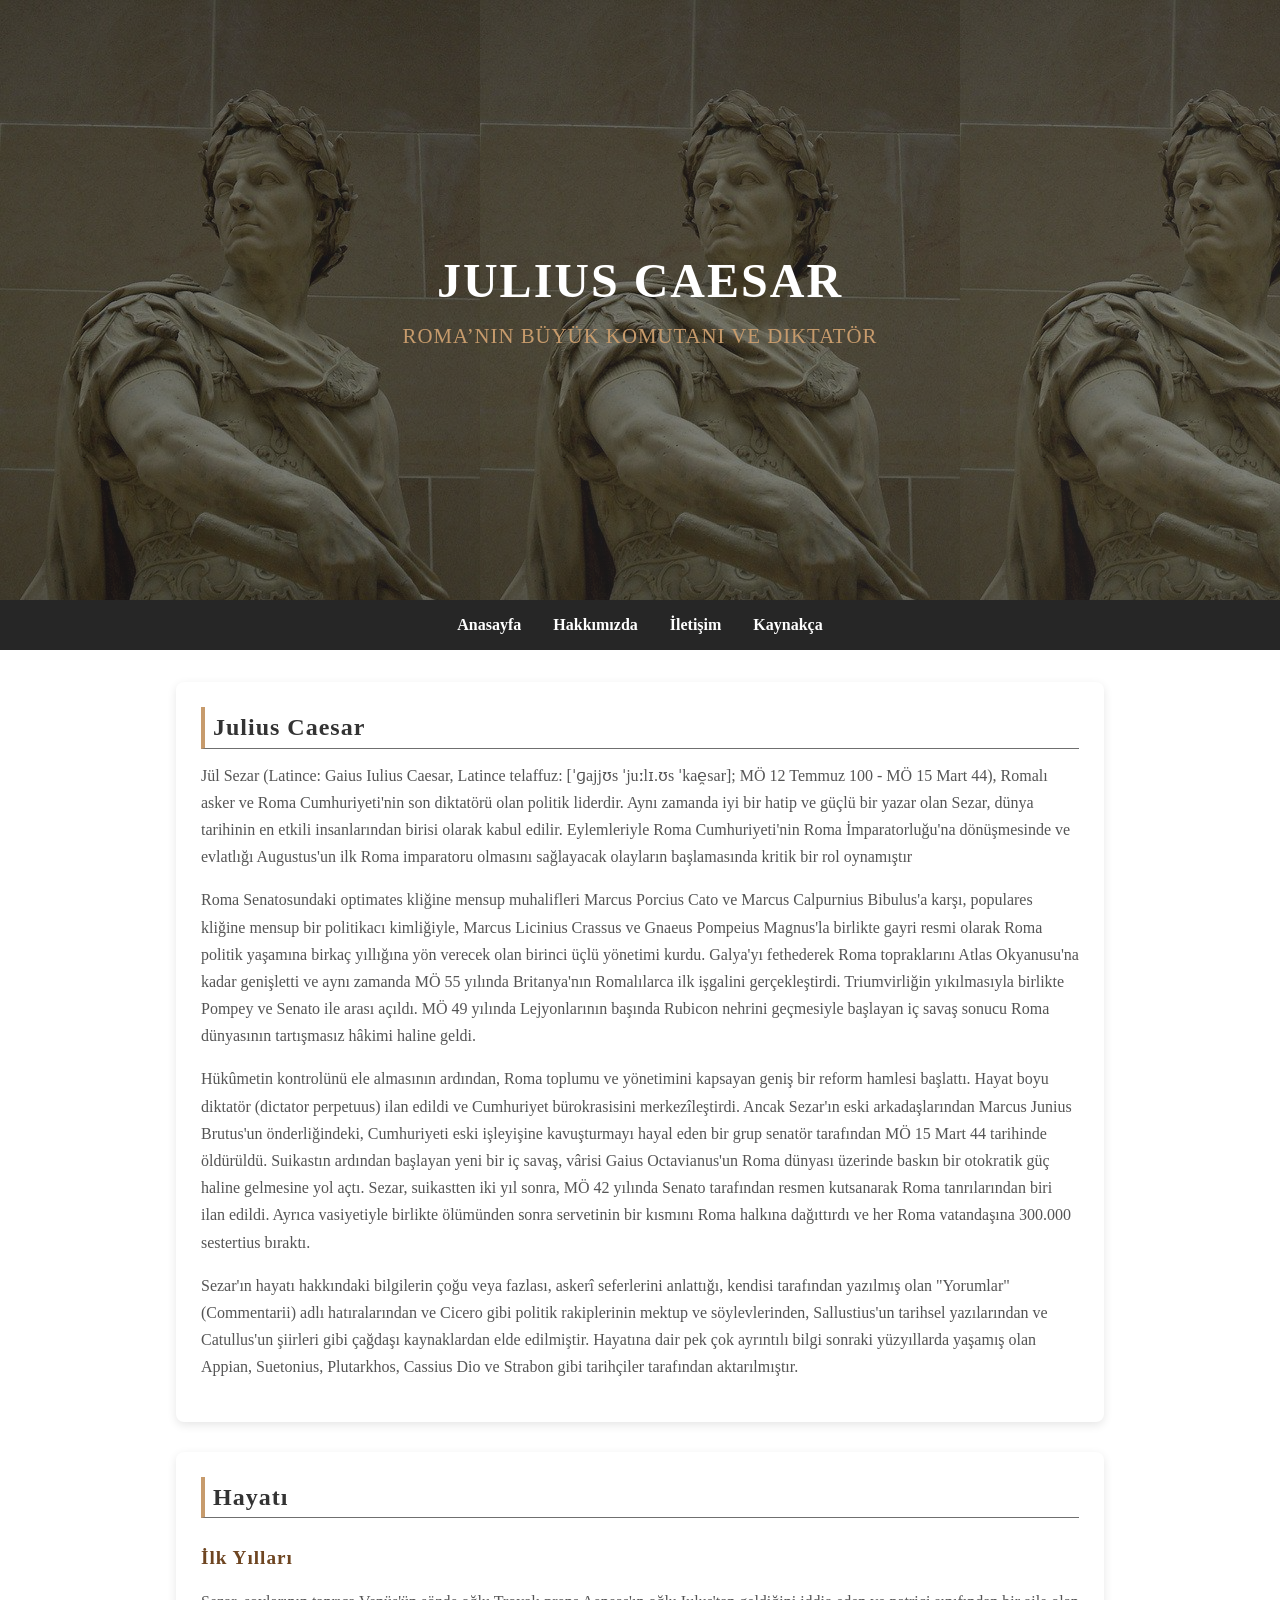
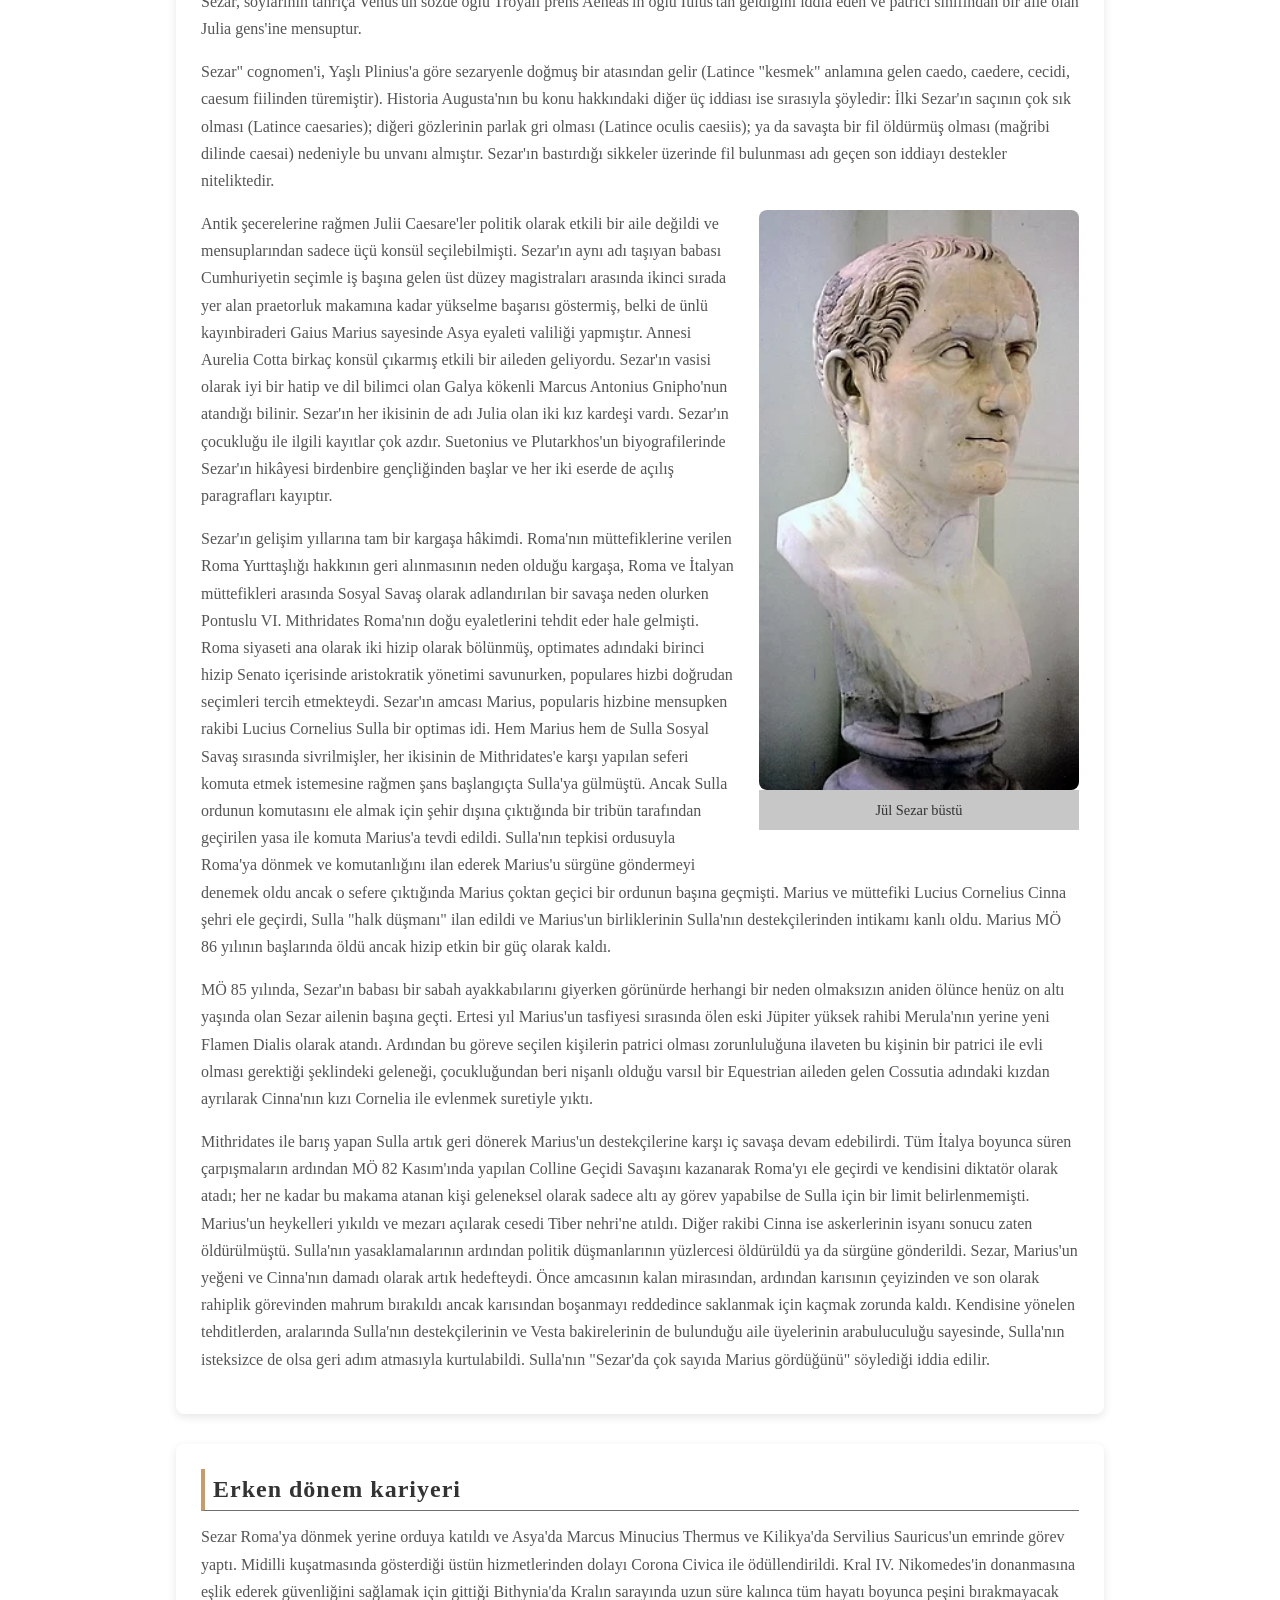
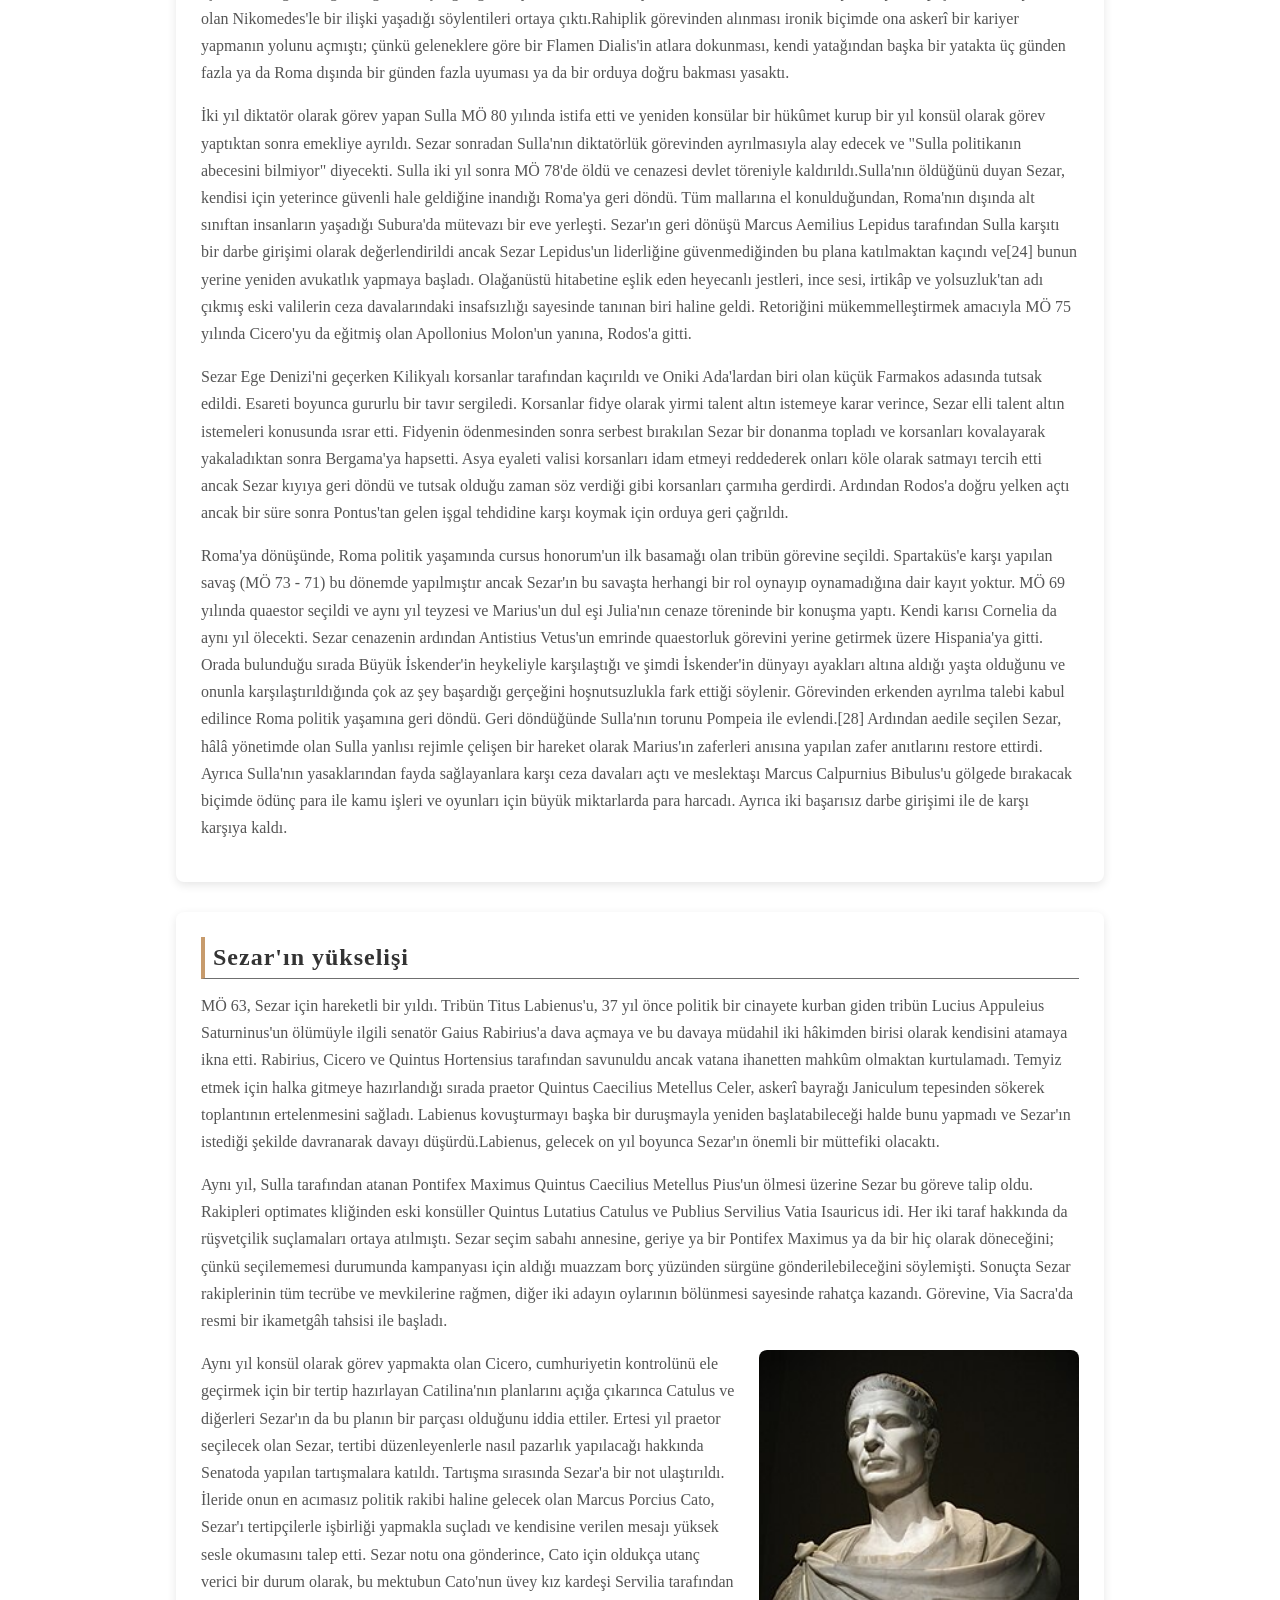
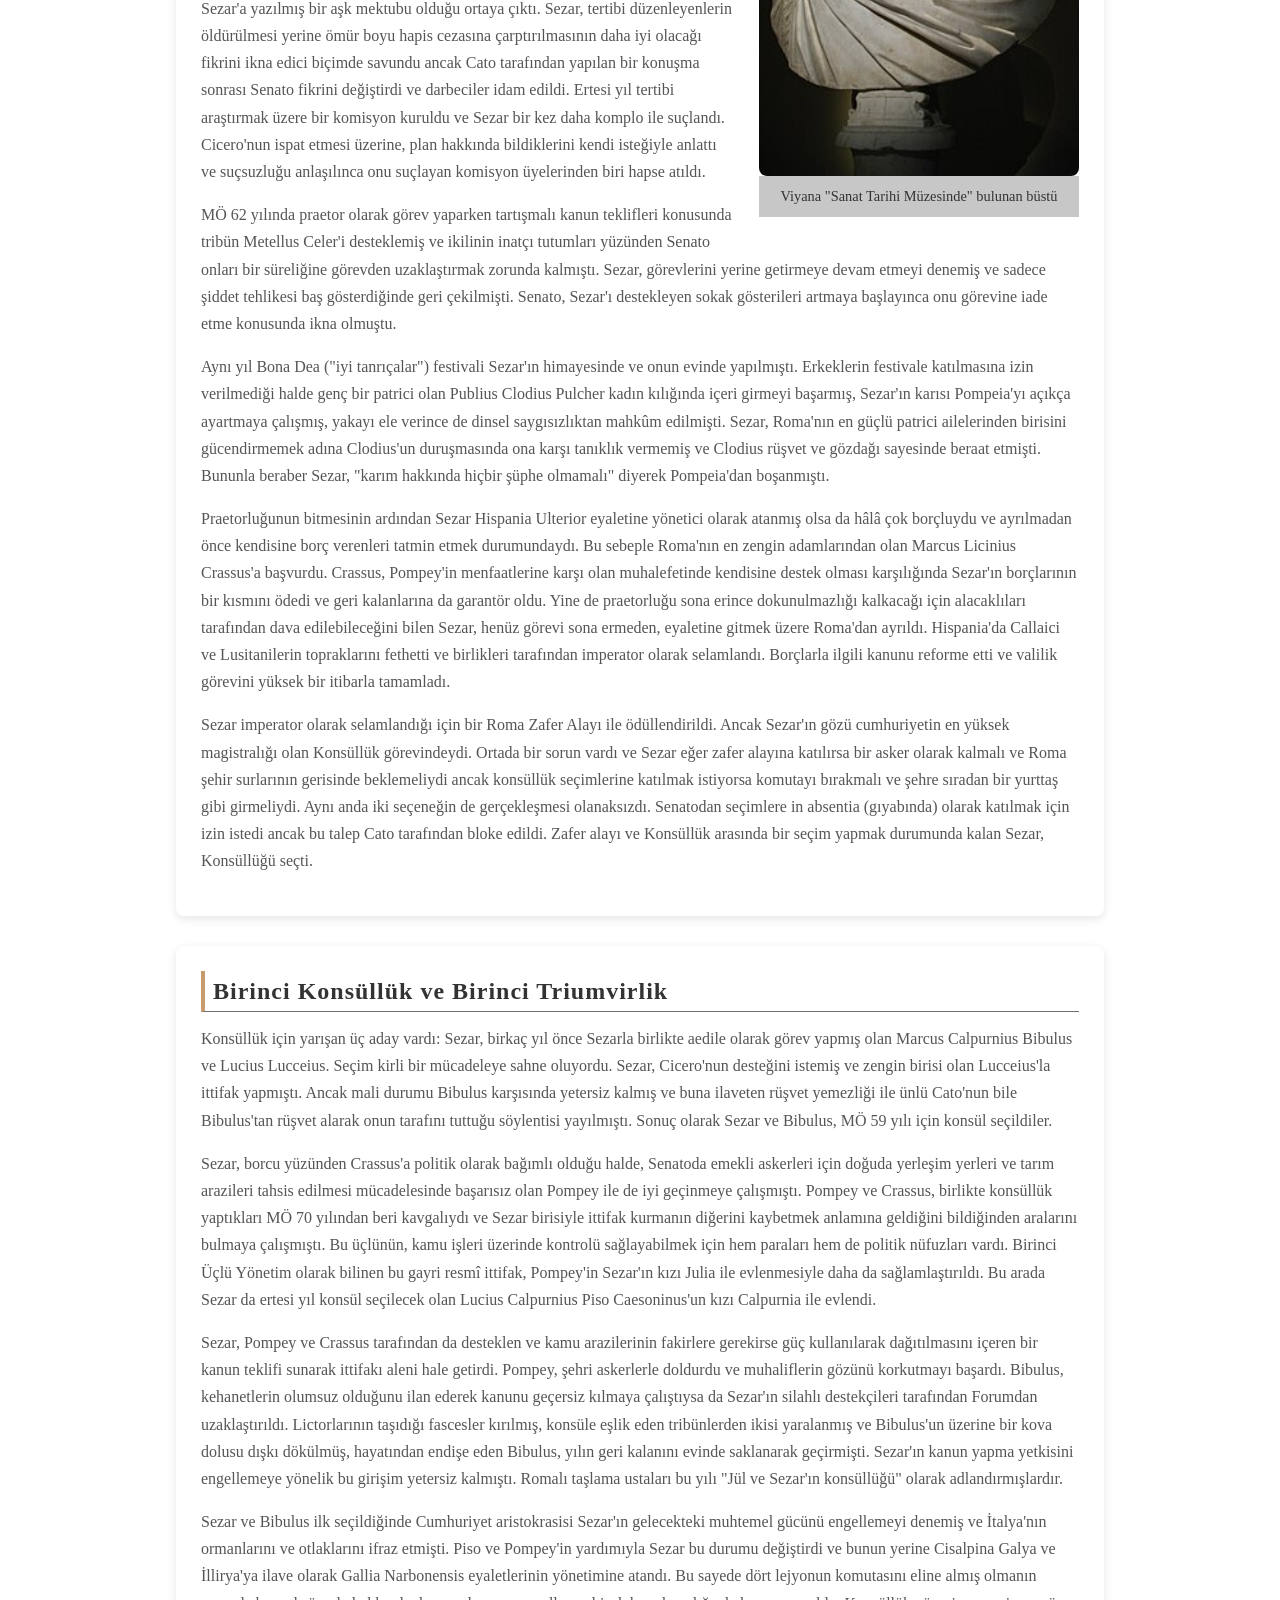
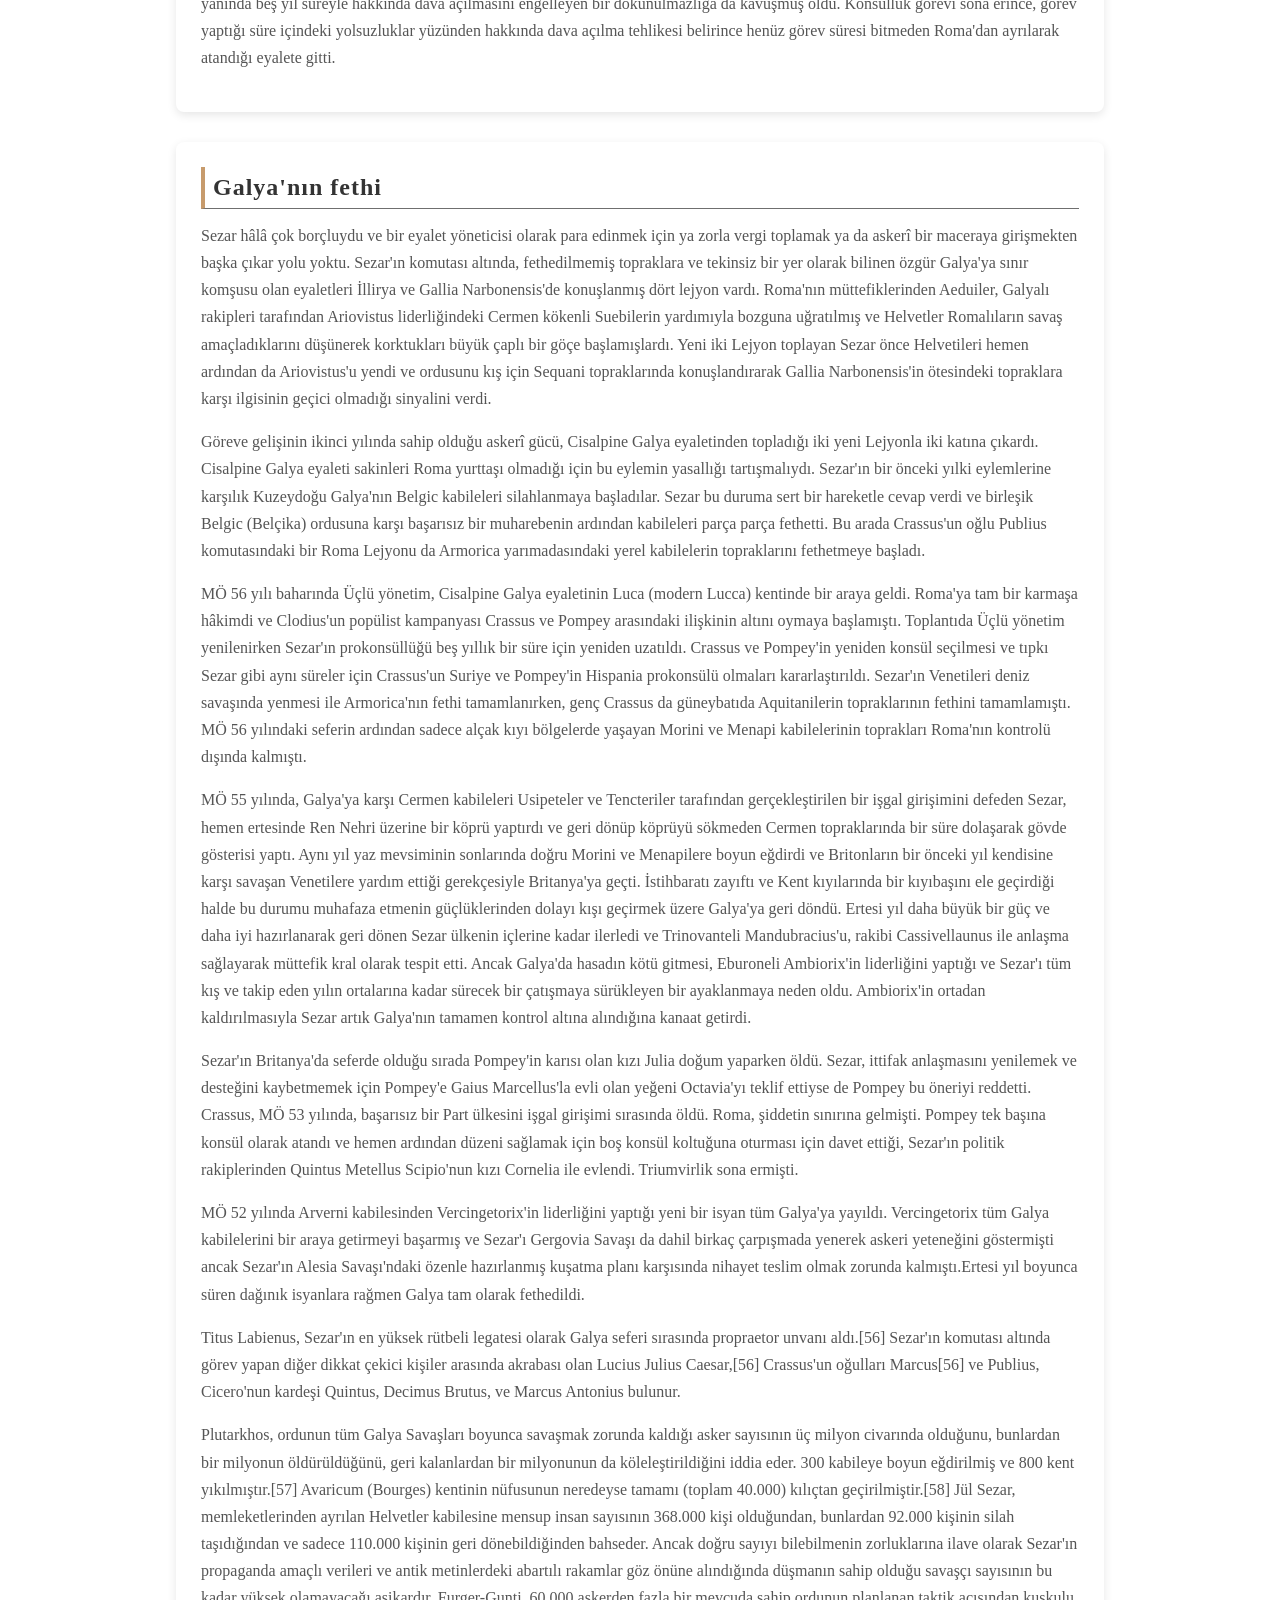
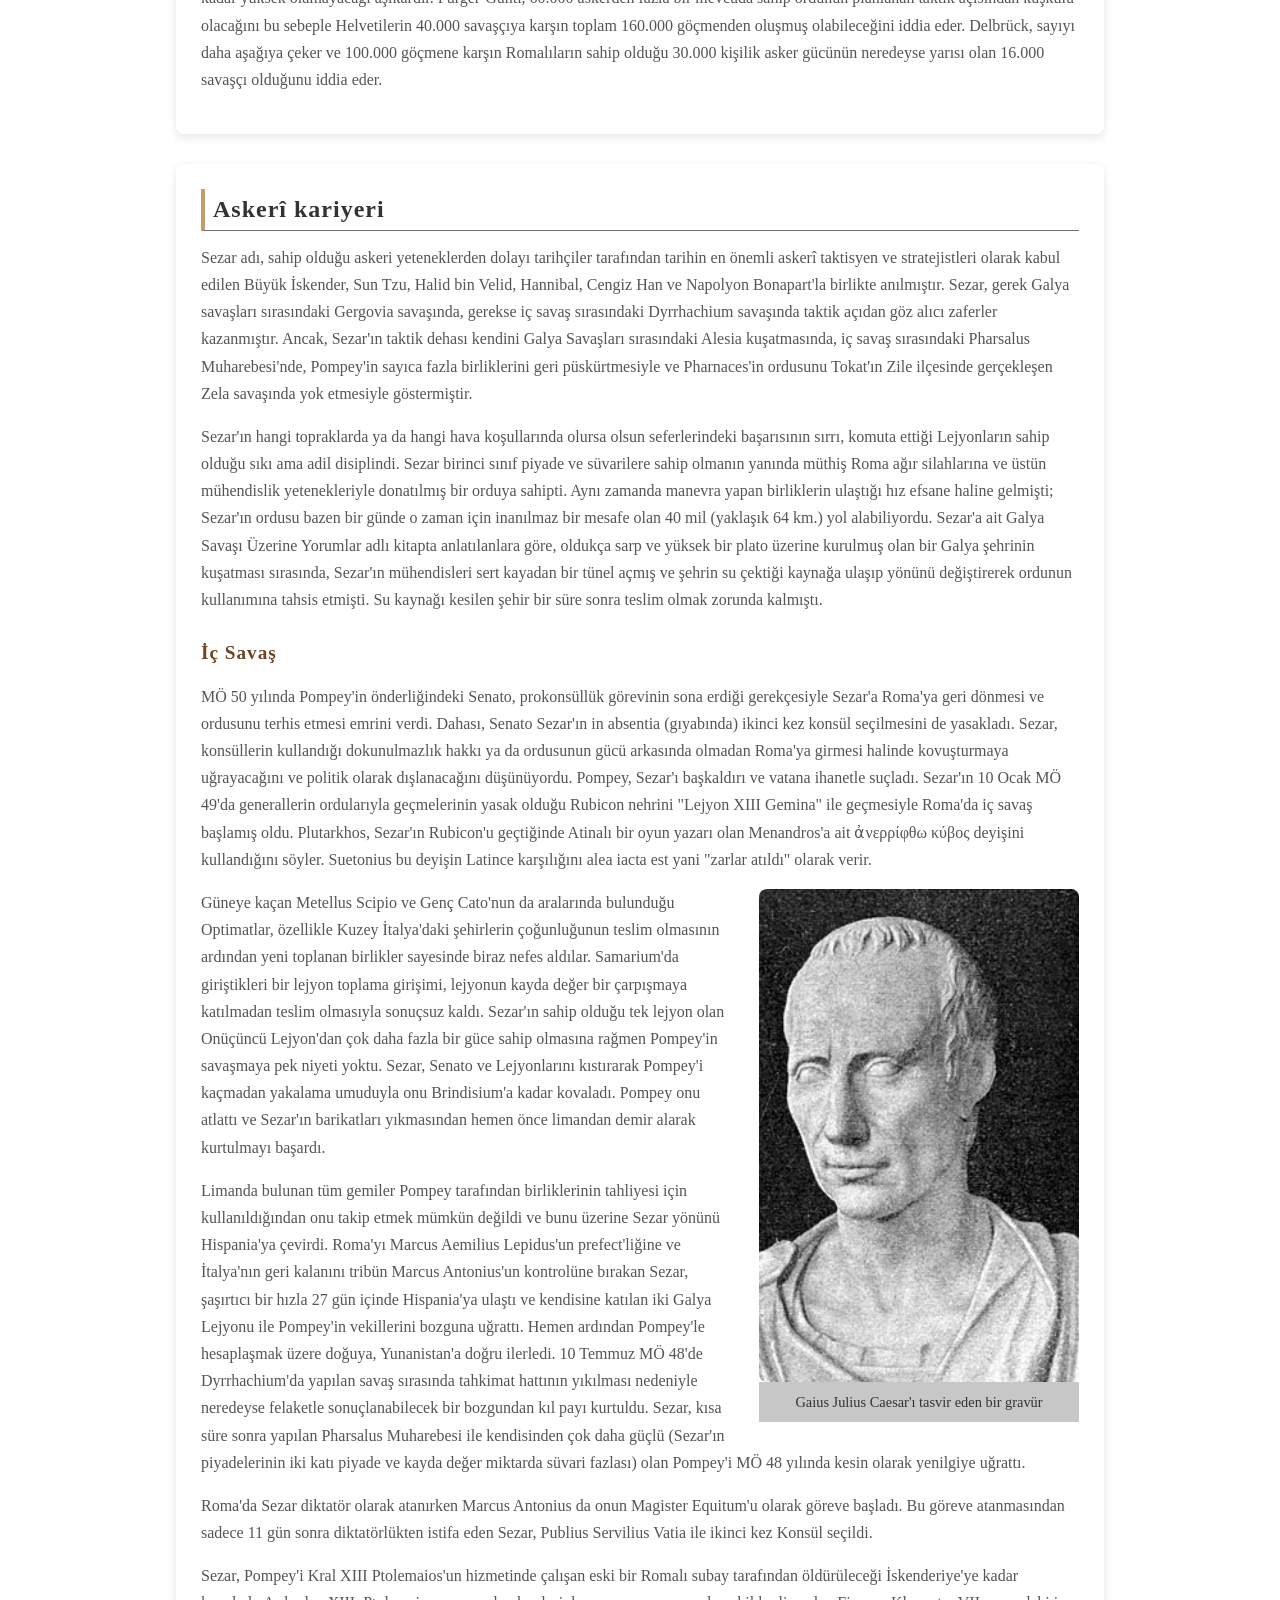
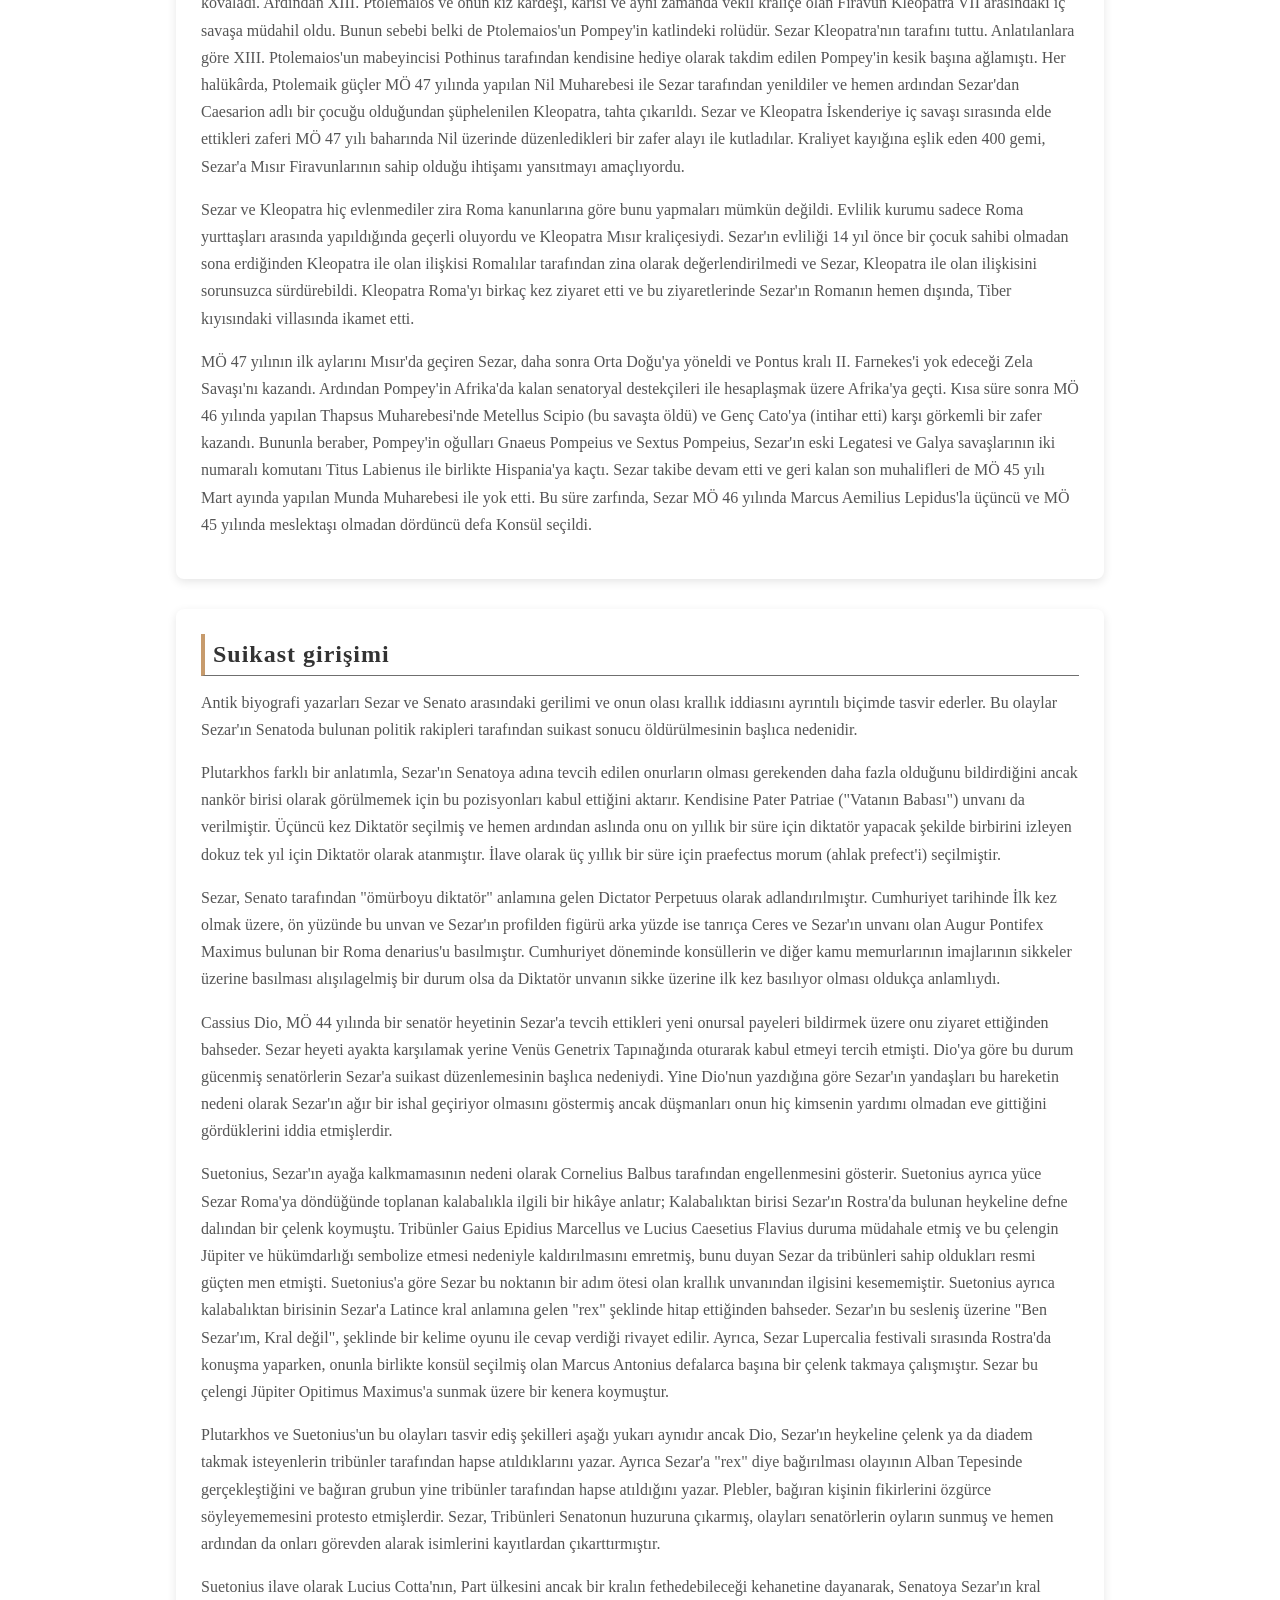
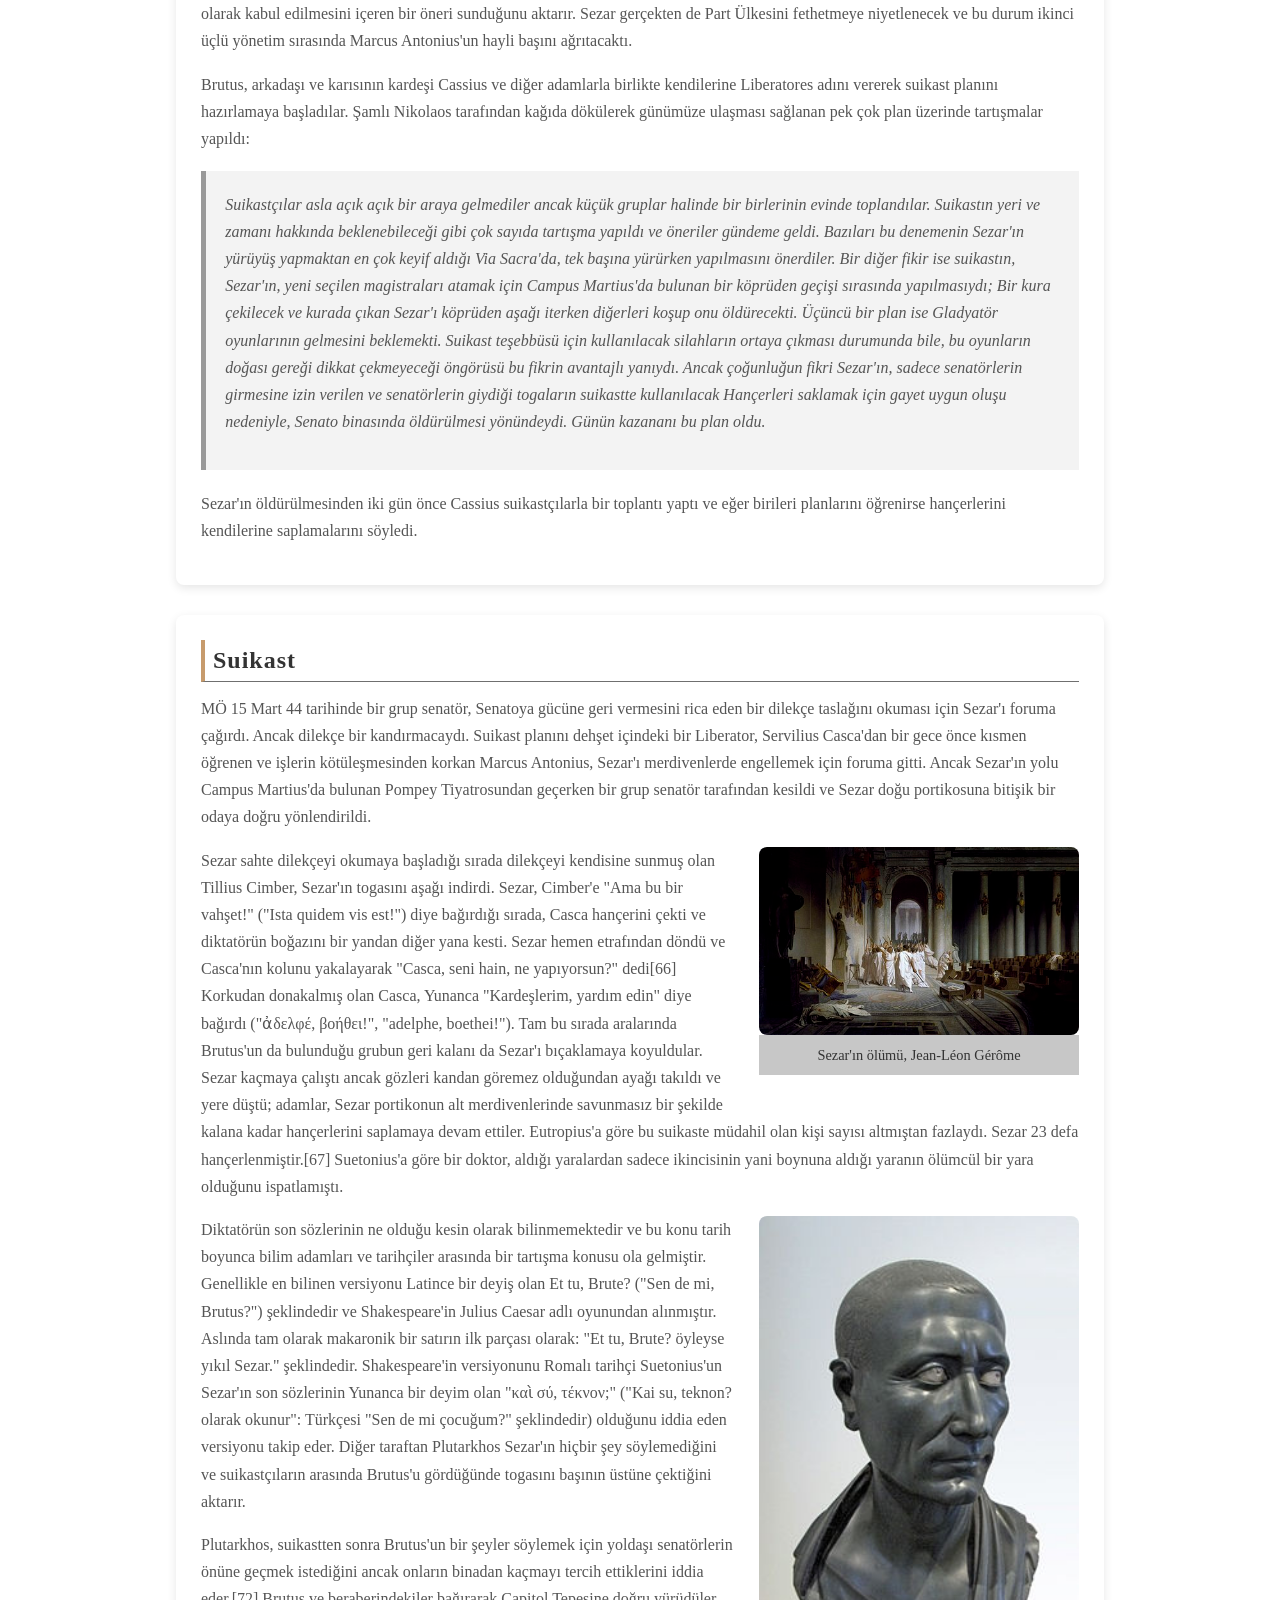
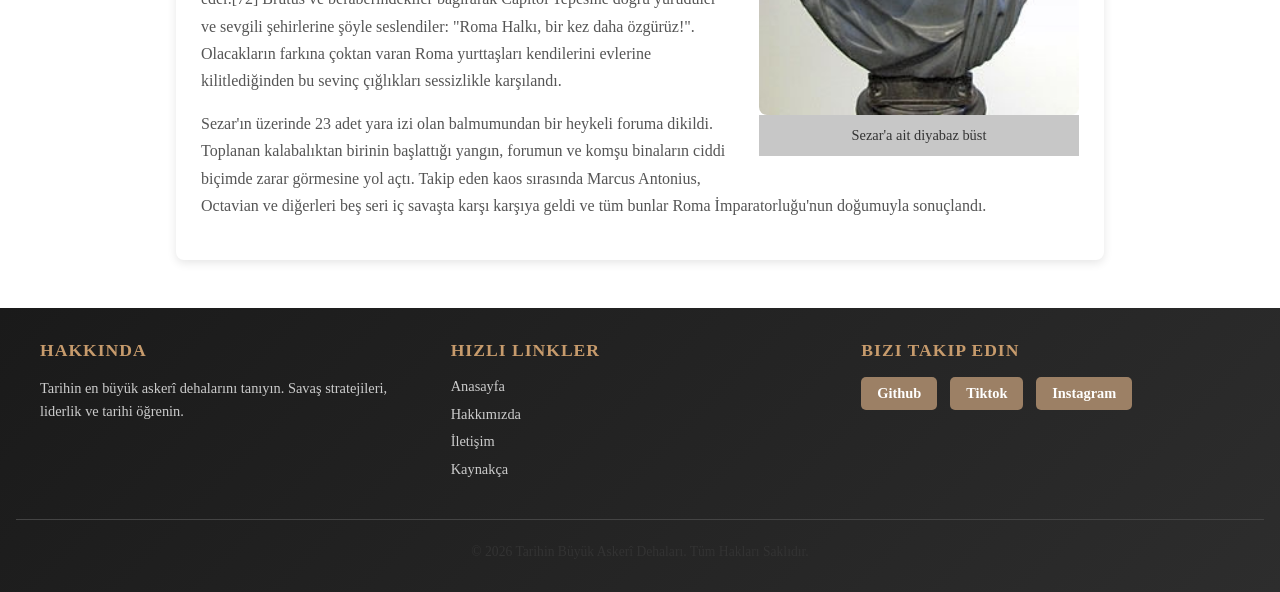
<file: cesar.html>
<!DOCTYPE html>
<html lang="en">

<head>
    <meta charset="UTF-8">
    <meta name="viewport" content="width=device-width, initial-scale=1.0">
    <title>Julius Caesar</title>
    <link rel="stylesheet" href="css/karakter.css">
</head>

<body>
    <header class="header-cesar">
        <div class="container">
            <h1>Julius Caesar<span>Roma’nın Büyük Komutanı ve
                    Diktatör</span></h1>
        </div>
    </header>
    <nav class="navbar">

        <ul>
            <li><a href="index.html">Anasayfa</a></li>
            <li><a href="about.html">Hakkımızda</a></li>
            <li><a href="contact.html">İletişim</a></li>
            <li><a href="#">Kaynakça</a></li>
        </ul>
    </nav>
    <main>
        <div class="container">
            <div class="text">
                <h2>Julius Caesar</h2>
                <p>Jül Sezar (Latince: Gaius Iulius Caesar, Latince
                    telaffuz:
                    [ˈɡajjʊs ˈjuːlɪ.ʊs ˈkae̯sar]; MÖ 12 Temmuz 100 - MÖ 15
                    Mart 44), Romalı asker ve Roma Cumhuriyeti'nin son
                    diktatörü
                    olan politik liderdir. Aynı zamanda iyi bir hatip ve
                    güçlü
                    bir yazar olan Sezar, dünya tarihinin en etkili
                    insanlarından birisi olarak kabul edilir. Eylemleriyle
                    Roma
                    Cumhuriyeti'nin Roma İmparatorluğu'na dönüşmesinde ve
                    evlatlığı Augustus'un ilk Roma imparatoru olmasını
                    sağlayacak olayların başlamasında kritik bir rol
                    oynamıştır</p>

                <p>Roma Senatosundaki optimates kliğine mensup muhalifleri
                    Marcus Porcius Cato ve Marcus Calpurnius Bibulus'a
                    karşı, populares kliğine mensup bir politikacı
                    kimliğiyle, Marcus Licinius Crassus ve Gnaeus Pompeius
                    Magnus'la birlikte gayri resmi olarak Roma politik
                    yaşamına birkaç yıllığına yön verecek olan birinci üçlü
                    yönetimi kurdu. Galya'yı fethederek Roma topraklarını
                    Atlas Okyanusu'na kadar genişletti ve aynı zamanda MÖ 55
                    yılında Britanya'nın Romalılarca ilk işgalini
                    gerçekleştirdi. Triumvirliğin yıkılmasıyla birlikte
                    Pompey ve Senato ile arası açıldı. MÖ 49 yılında
                    Lejyonlarının başında Rubicon nehrini geçmesiyle
                    başlayan iç savaş sonucu Roma dünyasının tartışmasız
                    hâkimi haline geldi.</p>

                <p>Hükûmetin kontrolünü ele almasının ardından, Roma toplumu
                    ve yönetimini kapsayan geniş bir reform hamlesi
                    başlattı. Hayat boyu diktatör (dictator perpetuus) ilan
                    edildi ve Cumhuriyet bürokrasisini merkezîleştirdi.
                    Ancak Sezar'ın eski arkadaşlarından Marcus Junius
                    Brutus'un önderliğindeki, Cumhuriyeti eski işleyişine
                    kavuşturmayı hayal eden bir grup senatör tarafından MÖ
                    15 Mart 44 tarihinde öldürüldü. Suikastın ardından
                    başlayan yeni bir iç savaş, vârisi Gaius Octavianus'un
                    Roma dünyası üzerinde baskın bir otokratik güç haline
                    gelmesine yol açtı. Sezar, suikastten iki yıl sonra, MÖ
                    42 yılında Senato tarafından resmen kutsanarak Roma
                    tanrılarından biri ilan edildi. Ayrıca vasiyetiyle
                    birlikte ölümünden sonra servetinin bir kısmını Roma
                    halkına dağıttırdı ve her Roma vatandaşına 300.000
                    sestertius bıraktı.</p>
                <p>Sezar'ın hayatı hakkındaki bilgilerin çoğu veya fazlası,
                    askerî seferlerini anlattığı, kendisi tarafından
                    yazılmış olan "Yorumlar" (Commentarii) adlı
                    hatıralarından ve Cicero gibi politik rakiplerinin
                    mektup ve söylevlerinden, Sallustius'un tarihsel
                    yazılarından ve Catullus'un şiirleri gibi çağdaşı
                    kaynaklardan elde edilmiştir. Hayatına dair pek çok
                    ayrıntılı bilgi sonraki yüzyıllarda yaşamış olan Appian,
                    Suetonius, Plutarkhos, Cassius Dio ve Strabon gibi
                    tarihçiler tarafından aktarılmıştır.</p>

            </div>
            <div class="text">
                <h2>Hayatı</h2>
                <h3>İlk Yılları</h3>
                <p>Sezar, soylarının tanrıça Venüs'ün sözde oğlu Troyalı
                    prens Aeneas'ın oğlu Iulus'tan geldiğini iddia eden ve
                    patrici sınıfından bir aile olan Julia gens'ine
                    mensuptur.</p>
                <p>Sezar" cognomen'i, Yaşlı Plinius'a göre sezaryenle doğmuş
                    bir atasından gelir (Latince "kesmek" anlamına gelen
                    caedo, caedere, cecidi, caesum fiilinden türemiştir).
                    Historia Augusta'nın bu konu hakkındaki diğer üç iddiası
                    ise sırasıyla şöyledir: İlki Sezar'ın saçının çok sık
                    olması (Latince caesaries); diğeri gözlerinin parlak gri
                    olması (Latince oculis caesiis); ya da savaşta bir fil
                    öldürmüş olması (mağribi dilinde caesai) nedeniyle bu
                    unvanı almıştır. Sezar'ın bastırdığı sikkeler üzerinde
                    fil bulunması adı geçen son iddiayı destekler
                    niteliktedir.</p>
                <div class="kenarresimsag">
                    <img src="images/sezarkenar.webp" alt>
                    <p>Jül Sezar büstü</p>
                </div>
                <p>Antik şecerelerine rağmen Julii Caesare'ler politik
                    olarak etkili bir aile değildi ve mensuplarından sadece
                    üçü konsül seçilebilmişti. Sezar'ın aynı adı taşıyan
                    babası Cumhuriyetin seçimle iş başına gelen üst düzey
                    magistraları arasında ikinci sırada yer alan praetorluk
                    makamına kadar yükselme başarısı göstermiş, belki de
                    ünlü kayınbiraderi Gaius Marius sayesinde Asya eyaleti
                    valiliği yapmıştır. Annesi Aurelia Cotta birkaç
                    konsül çıkarmış etkili bir aileden geliyordu. Sezar'ın
                    vasisi olarak iyi bir hatip ve dil bilimci olan Galya
                    kökenli Marcus Antonius Gnipho'nun atandığı bilinir.
                    Sezar'ın her ikisinin de adı Julia olan iki kız kardeşi
                    vardı. Sezar'ın çocukluğu ile ilgili kayıtlar çok azdır.
                    Suetonius ve Plutarkhos'un biyografilerinde Sezar'ın
                    hikâyesi birdenbire gençliğinden başlar ve her iki
                    eserde de açılış paragrafları kayıptır.</p>

                <p>Sezar'ın gelişim yıllarına tam bir kargaşa hâkimdi.
                    Roma'nın müttefiklerine verilen Roma Yurttaşlığı
                    hakkının geri alınmasının neden olduğu kargaşa, Roma ve
                    İtalyan müttefikleri arasında Sosyal Savaş olarak
                    adlandırılan bir savaşa neden olurken Pontuslu VI.
                    Mithridates Roma'nın doğu eyaletlerini tehdit eder hale
                    gelmişti. Roma siyaseti ana olarak iki hizip olarak
                    bölünmüş, optimates adındaki birinci hizip Senato
                    içerisinde aristokratik yönetimi savunurken, populares
                    hizbi doğrudan seçimleri tercih etmekteydi. Sezar'ın
                    amcası Marius, popularis hizbine mensupken rakibi Lucius
                    Cornelius Sulla bir optimas idi. Hem Marius hem de Sulla
                    Sosyal Savaş sırasında sivrilmişler, her ikisinin de
                    Mithridates'e karşı yapılan seferi komuta etmek
                    istemesine rağmen şans başlangıçta Sulla'ya gülmüştü.
                    Ancak Sulla ordunun komutasını ele almak için şehir
                    dışına çıktığında bir tribün tarafından geçirilen yasa
                    ile komuta Marius'a tevdi edildi. Sulla'nın tepkisi
                    ordusuyla Roma'ya dönmek ve komutanlığını ilan ederek
                    Marius'u sürgüne göndermeyi denemek oldu ancak o sefere
                    çıktığında Marius çoktan geçici bir ordunun başına
                    geçmişti. Marius ve müttefiki Lucius Cornelius Cinna
                    şehri ele geçirdi, Sulla "halk düşmanı" ilan edildi ve
                    Marius'un birliklerinin Sulla'nın destekçilerinden
                    intikamı kanlı oldu. Marius MÖ 86 yılının başlarında
                    öldü ancak hizip etkin bir güç olarak kaldı.</p>
                <p>MÖ 85 yılında, Sezar'ın babası bir sabah ayakkabılarını
                    giyerken görünürde herhangi bir neden olmaksızın aniden
                    ölünce henüz on altı yaşında olan Sezar ailenin
                    başına geçti. Ertesi yıl Marius'un tasfiyesi sırasında
                    ölen eski Jüpiter yüksek rahibi Merula'nın yerine yeni
                    Flamen Dialis olarak atandı. Ardından bu göreve
                    seçilen kişilerin patrici olması zorunluluğuna ilaveten
                    bu kişinin bir patrici ile evli olması gerektiği
                    şeklindeki geleneği, çocukluğundan beri nişanlı olduğu
                    varsıl bir Equestrian aileden gelen Cossutia adındaki
                    kızdan ayrılarak Cinna'nın kızı Cornelia ile evlenmek
                    suretiyle yıktı.</p>
                <p>Mithridates ile barış yapan Sulla artık geri dönerek
                    Marius'un destekçilerine karşı iç savaşa devam
                    edebilirdi. Tüm İtalya boyunca süren çarpışmaların
                    ardından MÖ 82 Kasım'ında yapılan Colline Geçidi
                    Savaşını kazanarak Roma'yı ele geçirdi ve kendisini
                    diktatör olarak atadı; her ne kadar bu makama atanan
                    kişi geleneksel olarak sadece altı ay görev yapabilse de
                    Sulla için bir limit belirlenmemişti. Marius'un
                    heykelleri yıkıldı ve mezarı açılarak cesedi Tiber
                    nehri'ne atıldı. Diğer rakibi Cinna ise askerlerinin
                    isyanı sonucu zaten öldürülmüştü. Sulla'nın
                    yasaklamalarının ardından politik düşmanlarının
                    yüzlercesi öldürüldü ya da sürgüne gönderildi. Sezar,
                    Marius'un yeğeni ve Cinna'nın damadı olarak artık
                    hedefteydi. Önce amcasının kalan mirasından, ardından
                    karısının çeyizinden ve son olarak rahiplik görevinden
                    mahrum bırakıldı ancak karısından boşanmayı reddedince
                    saklanmak için kaçmak zorunda kaldı. Kendisine yönelen
                    tehditlerden, aralarında Sulla'nın destekçilerinin ve
                    Vesta bakirelerinin de bulunduğu aile üyelerinin
                    arabuluculuğu sayesinde, Sulla'nın isteksizce de olsa
                    geri adım atmasıyla kurtulabildi. Sulla'nın
                    "Sezar'da çok sayıda Marius gördüğünü" söylediği iddia
                    edilir.</p>
            </div>
            <div class="text">
                <h2>Erken dönem kariyeri</h2>
                <p>Sezar Roma'ya dönmek yerine orduya katıldı ve Asya'da
                    Marcus Minucius Thermus ve Kilikya'da Servilius
                    Sauricus'un emrinde görev yaptı. Midilli kuşatmasında
                    gösterdiği üstün hizmetlerinden dolayı Corona Civica ile
                    ödüllendirildi. Kral IV. Nikomedes'in donanmasına eşlik
                    ederek güvenliğini sağlamak için gittiği Bithynia'da
                    Kralın sarayında uzun süre kalınca tüm hayatı boyunca
                    peşini bırakmayacak olan Nikomedes'le bir ilişki
                    yaşadığı söylentileri ortaya çıktı.Rahiplik görevinden
                    alınması ironik biçimde ona askerî bir kariyer yapmanın
                    yolunu açmıştı; çünkü geleneklere göre bir Flamen
                    Dialis'in atlara dokunması, kendi yatağından başka bir
                    yatakta üç günden fazla ya da Roma dışında bir günden
                    fazla uyuması ya da bir orduya doğru bakması
                    yasaktı.</p>
                <p>İki yıl diktatör olarak görev yapan Sulla MÖ 80 yılında
                    istifa etti ve yeniden konsülar bir hükûmet kurup bir
                    yıl konsül olarak görev yaptıktan sonra emekliye
                    ayrıldı. Sezar sonradan Sulla'nın diktatörlük
                    görevinden ayrılmasıyla alay edecek ve
                    "Sulla politikanın abecesini bilmiyor" diyecekti.
                    Sulla iki yıl sonra MÖ 78'de öldü ve cenazesi devlet
                    töreniyle kaldırıldı.Sulla'nın öldüğünü duyan
                    Sezar, kendisi için yeterince güvenli hale geldiğine
                    inandığı Roma'ya geri döndü. Tüm mallarına el
                    konulduğundan, Roma'nın dışında alt sınıftan insanların
                    yaşadığı Subura'da mütevazı bir eve yerleşti.
                    Sezar'ın geri dönüşü Marcus Aemilius Lepidus tarafından
                    Sulla karşıtı bir darbe girişimi olarak değerlendirildi
                    ancak Sezar Lepidus'un liderliğine güvenmediğinden bu
                    plana katılmaktan kaçındı ve[24] bunun yerine yeniden
                    avukatlık yapmaya başladı. Olağanüstü hitabetine eşlik
                    eden heyecanlı jestleri, ince sesi, irtikâp ve
                    yolsuzluk'tan adı çıkmış eski valilerin ceza
                    davalarındaki insafsızlığı sayesinde tanınan biri haline
                    geldi. Retoriğini mükemmelleştirmek amacıyla MÖ 75
                    yılında Cicero'yu da eğitmiş olan Apollonius Molon'un
                    yanına, Rodos'a gitti.</p>
                <p>Sezar Ege Denizi'ni geçerken Kilikyalı korsanlar
                    tarafından kaçırıldı ve Oniki Ada'lardan biri olan küçük
                    Farmakos adasında tutsak edildi. Esareti boyunca
                    gururlu bir tavır sergiledi. Korsanlar fidye olarak
                    yirmi talent altın istemeye karar verince, Sezar elli
                    talent altın istemeleri konusunda ısrar etti. Fidyenin
                    ödenmesinden sonra serbest bırakılan Sezar bir donanma
                    topladı ve korsanları kovalayarak yakaladıktan sonra
                    Bergama'ya hapsetti. Asya eyaleti valisi korsanları idam
                    etmeyi reddederek onları köle olarak satmayı tercih etti
                    ancak Sezar kıyıya geri döndü ve tutsak olduğu zaman söz
                    verdiği gibi korsanları çarmıha gerdirdi. Ardından
                    Rodos'a doğru yelken açtı ancak bir süre sonra
                    Pontus'tan gelen işgal tehdidine karşı koymak için
                    orduya geri çağrıldı.</p>
                <p>Roma'ya dönüşünde, Roma politik yaşamında cursus
                    honorum'un ilk basamağı olan tribün görevine seçildi.
                    Spartaküs'e karşı yapılan savaş (MÖ 73 - 71) bu dönemde
                    yapılmıştır ancak Sezar'ın bu savaşta herhangi bir rol
                    oynayıp oynamadığına dair kayıt yoktur. MÖ 69 yılında
                    quaestor seçildi ve aynı yıl teyzesi ve Marius'un dul
                    eşi Julia'nın cenaze töreninde bir konuşma yaptı. Kendi
                    karısı Cornelia da aynı yıl ölecekti. Sezar cenazenin
                    ardından Antistius Vetus'un emrinde quaestorluk görevini
                    yerine getirmek üzere Hispania'ya gitti. Orada bulunduğu
                    sırada Büyük İskender'in heykeliyle karşılaştığı ve
                    şimdi İskender'in dünyayı ayakları altına aldığı yaşta
                    olduğunu ve onunla karşılaştırıldığında çok az şey
                    başardığı gerçeğini hoşnutsuzlukla fark ettiği söylenir.
                    Görevinden erkenden ayrılma talebi kabul edilince Roma
                    politik yaşamına geri döndü. Geri döndüğünde Sulla'nın
                    torunu Pompeia ile evlendi.[28] Ardından aedile seçilen
                    Sezar, hâlâ yönetimde olan Sulla yanlısı rejimle çelişen
                    bir hareket olarak Marius'ın zaferleri anısına yapılan
                    zafer anıtlarını restore ettirdi. Ayrıca Sulla'nın
                    yasaklarından fayda sağlayanlara karşı ceza davaları
                    açtı ve meslektaşı Marcus Calpurnius Bibulus'u gölgede
                    bırakacak biçimde ödünç para ile kamu işleri ve oyunları
                    için büyük miktarlarda para harcadı. Ayrıca iki
                    başarısız darbe girişimi ile de karşı karşıya kaldı.</p>
            </div>
            <div class="text">
                <h2>Sezar'ın yükselişi</h2>
                <p>MÖ 63, Sezar için hareketli bir yıldı. Tribün Titus
                    Labienus'u, 37 yıl önce politik bir cinayete kurban
                    giden tribün Lucius Appuleius Saturninus'un ölümüyle
                    ilgili senatör Gaius Rabirius'a dava açmaya ve bu davaya
                    müdahil iki hâkimden birisi olarak kendisini atamaya
                    ikna etti. Rabirius, Cicero ve Quintus Hortensius
                    tarafından savunuldu ancak vatana ihanetten mahkûm
                    olmaktan kurtulamadı. Temyiz etmek için halka gitmeye
                    hazırlandığı sırada praetor Quintus Caecilius Metellus
                    Celer, askerî bayrağı Janiculum tepesinden sökerek
                    toplantının ertelenmesini sağladı. Labienus kovuşturmayı
                    başka bir duruşmayla yeniden başlatabileceği halde bunu
                    yapmadı ve Sezar'ın istediği şekilde davranarak davayı
                    düşürdü.Labienus, gelecek on yıl boyunca Sezar'ın
                    önemli bir müttefiki olacaktı.</p>
                <p>Aynı yıl, Sulla tarafından atanan Pontifex Maximus
                    Quintus Caecilius Metellus Pius'un ölmesi üzerine Sezar
                    bu göreve talip oldu. Rakipleri optimates kliğinden eski
                    konsüller Quintus Lutatius Catulus ve Publius Servilius
                    Vatia Isauricus idi. Her iki taraf hakkında da
                    rüşvetçilik suçlamaları ortaya atılmıştı. Sezar seçim
                    sabahı annesine, geriye ya bir Pontifex Maximus ya da
                    bir hiç olarak döneceğini; çünkü seçilememesi durumunda
                    kampanyası için aldığı muazzam borç yüzünden sürgüne
                    gönderilebileceğini söylemişti. Sonuçta Sezar
                    rakiplerinin tüm tecrübe ve mevkilerine rağmen, diğer
                    iki adayın oylarının bölünmesi sayesinde rahatça
                    kazandı. Görevine, Via Sacra'da resmi bir ikametgâh
                    tahsisi ile başladı.</p>
                <div class="kenarresimsag">
                    <img src="images/sezarbust.jpg" alt>
                    <p>Viyana "Sanat Tarihi Müzesinde" bulunan büstü</p>
                </div>
                <p>Aynı yıl konsül olarak görev yapmakta olan Cicero,
                    cumhuriyetin kontrolünü ele geçirmek için bir tertip
                    hazırlayan Catilina'nın planlarını açığa çıkarınca
                    Catulus ve diğerleri Sezar'ın da bu planın bir parçası
                    olduğunu iddia ettiler. Ertesi yıl praetor seçilecek
                    olan Sezar, tertibi düzenleyenlerle nasıl pazarlık
                    yapılacağı hakkında Senatoda yapılan tartışmalara
                    katıldı. Tartışma sırasında Sezar'a bir not ulaştırıldı.
                    İleride onun en acımasız politik rakibi haline gelecek
                    olan Marcus Porcius Cato, Sezar'ı tertipçilerle
                    işbirliği yapmakla suçladı ve kendisine verilen mesajı
                    yüksek sesle okumasını talep etti. Sezar notu ona
                    gönderince, Cato için oldukça utanç verici bir durum
                    olarak, bu mektubun Cato'nun üvey kız kardeşi Servilia
                    tarafından Sezar'a yazılmış bir aşk mektubu olduğu
                    ortaya çıktı. Sezar, tertibi düzenleyenlerin öldürülmesi
                    yerine ömür boyu hapis cezasına çarptırılmasının daha
                    iyi olacağı fikrini ikna edici biçimde savundu ancak
                    Cato tarafından yapılan bir konuşma sonrası Senato
                    fikrini değiştirdi ve darbeciler idam edildi. Ertesi
                    yıl tertibi araştırmak üzere bir komisyon kuruldu ve
                    Sezar bir kez daha komplo ile suçlandı. Cicero'nun ispat
                    etmesi üzerine, plan hakkında bildiklerini kendi
                    isteğiyle anlattı ve suçsuzluğu anlaşılınca onu suçlayan
                    komisyon üyelerinden biri hapse atıldı.</p>
                <p>MÖ 62 yılında praetor olarak görev yaparken tartışmalı
                    kanun teklifleri konusunda tribün Metellus Celer'i
                    desteklemiş ve ikilinin inatçı tutumları yüzünden Senato
                    onları bir süreliğine görevden uzaklaştırmak zorunda
                    kalmıştı. Sezar, görevlerini yerine getirmeye devam
                    etmeyi denemiş ve sadece şiddet tehlikesi baş
                    gösterdiğinde geri çekilmişti. Senato, Sezar'ı
                    destekleyen sokak gösterileri artmaya başlayınca onu
                    görevine iade etme konusunda ikna olmuştu.</p>
                <p>Aynı yıl Bona Dea ("iyi tanrıçalar") festivali Sezar'ın
                    himayesinde ve onun evinde yapılmıştı. Erkeklerin
                    festivale katılmasına izin verilmediği halde genç bir
                    patrici olan Publius Clodius Pulcher kadın kılığında
                    içeri girmeyi başarmış, Sezar'ın karısı Pompeia'yı
                    açıkça ayartmaya çalışmış, yakayı ele verince de dinsel
                    saygısızlıktan mahkûm edilmişti. Sezar, Roma'nın en
                    güçlü patrici ailelerinden birisini gücendirmemek adına
                    Clodius'un duruşmasında ona karşı tanıklık vermemiş ve
                    Clodius rüşvet ve gözdağı sayesinde beraat etmişti.
                    Bununla beraber Sezar,
                    "karım hakkında hiçbir şüphe olmamalı" diyerek
                    Pompeia'dan boşanmıştı.</p>
                <p>Praetorluğunun bitmesinin ardından Sezar Hispania
                    Ulterior eyaletine yönetici olarak atanmış olsa da hâlâ
                    çok borçluydu ve ayrılmadan önce kendisine borç
                    verenleri tatmin etmek durumundaydı. Bu sebeple Roma'nın
                    en zengin adamlarından olan Marcus Licinius Crassus'a
                    başvurdu. Crassus, Pompey'in menfaatlerine karşı olan
                    muhalefetinde kendisine destek olması karşılığında
                    Sezar'ın borçlarının bir kısmını ödedi ve geri
                    kalanlarına da garantör oldu. Yine de praetorluğu sona
                    erince dokunulmazlığı kalkacağı için alacaklıları
                    tarafından dava edilebileceğini bilen Sezar, henüz
                    görevi sona ermeden, eyaletine gitmek üzere Roma'dan
                    ayrıldı. Hispania'da Callaici ve Lusitanilerin
                    topraklarını fethetti ve birlikleri tarafından imperator
                    olarak selamlandı. Borçlarla ilgili kanunu reforme etti
                    ve valilik görevini yüksek bir itibarla tamamladı.</p>
                <p>
                    Sezar imperator olarak selamlandığı için bir Roma Zafer
                    Alayı ile ödüllendirildi. Ancak Sezar'ın gözü
                    cumhuriyetin en yüksek magistralığı olan Konsüllük
                    görevindeydi. Ortada bir sorun vardı ve Sezar eğer zafer
                    alayına katılırsa bir asker olarak kalmalı ve Roma şehir
                    surlarının gerisinde beklemeliydi ancak konsüllük
                    seçimlerine katılmak istiyorsa komutayı bırakmalı ve
                    şehre sıradan bir yurttaş gibi girmeliydi. Aynı anda iki
                    seçeneğin de gerçekleşmesi olanaksızdı. Senatodan
                    seçimlere in absentia (gıyabında) olarak katılmak için
                    izin istedi ancak bu talep Cato tarafından bloke edildi.
                    Zafer alayı ve Konsüllük arasında bir seçim yapmak
                    durumunda kalan Sezar, Konsüllüğü seçti.
                </p>
            </div>
            <div class="text">
                <h2>Birinci Konsüllük ve Birinci Triumvirlik</h2>
                <p>Konsüllük için yarışan üç aday vardı: Sezar, birkaç yıl
                    önce Sezarla birlikte aedile olarak görev yapmış olan
                    Marcus Calpurnius Bibulus ve Lucius Lucceius. Seçim
                    kirli bir mücadeleye sahne oluyordu. Sezar, Cicero'nun
                    desteğini istemiş ve zengin birisi olan Lucceius'la
                    ittifak yapmıştı. Ancak mali durumu Bibulus karşısında
                    yetersiz kalmış ve buna ilaveten rüşvet yemezliği ile
                    ünlü Cato'nun bile Bibulus'tan rüşvet alarak onun
                    tarafını tuttuğu söylentisi yayılmıştı. Sonuç olarak
                    Sezar ve Bibulus, MÖ 59 yılı için konsül seçildiler.</p>
                <p>Sezar, borcu yüzünden Crassus'a politik olarak bağımlı
                    olduğu halde, Senatoda emekli askerleri için doğuda
                    yerleşim yerleri ve tarım arazileri tahsis edilmesi
                    mücadelesinde başarısız olan Pompey ile de iyi geçinmeye
                    çalışmıştı. Pompey ve Crassus, birlikte konsüllük
                    yaptıkları MÖ 70 yılından beri kavgalıydı ve Sezar
                    birisiyle ittifak kurmanın diğerini kaybetmek anlamına
                    geldiğini bildiğinden aralarını bulmaya çalışmıştı. Bu
                    üçlünün, kamu işleri üzerinde kontrolü sağlayabilmek
                    için hem paraları hem de politik nüfuzları vardı.
                    Birinci Üçlü Yönetim olarak bilinen bu gayri resmî
                    ittifak, Pompey'in Sezar'ın kızı Julia ile evlenmesiyle
                    daha da sağlamlaştırıldı. Bu arada Sezar da ertesi
                    yıl konsül seçilecek olan Lucius Calpurnius Piso
                    Caesoninus'un kızı Calpurnia ile evlendi.</p>
                <p>Sezar, Pompey ve Crassus tarafından da desteklen ve kamu
                    arazilerinin fakirlere gerekirse güç kullanılarak
                    dağıtılmasını içeren bir kanun teklifi sunarak ittifakı
                    aleni hale getirdi. Pompey, şehri askerlerle doldurdu ve
                    muhaliflerin gözünü korkutmayı başardı. Bibulus,
                    kehanetlerin olumsuz olduğunu ilan ederek kanunu
                    geçersiz kılmaya çalıştıysa da Sezar'ın silahlı
                    destekçileri tarafından Forumdan uzaklaştırıldı.
                    Lictorlarının taşıdığı fascesler kırılmış, konsüle eşlik
                    eden tribünlerden ikisi yaralanmış ve Bibulus'un üzerine
                    bir kova dolusu dışkı dökülmüş, hayatından endişe eden
                    Bibulus, yılın geri kalanını evinde saklanarak
                    geçirmişti. Sezar'ın kanun yapma yetkisini engellemeye
                    yönelik bu girişim yetersiz kalmıştı. Romalı taşlama
                    ustaları bu yılı "Jül ve Sezar'ın konsüllüğü" olarak
                    adlandırmışlardır.</p>
                <p>Sezar ve Bibulus ilk seçildiğinde Cumhuriyet
                    aristokrasisi Sezar'ın gelecekteki muhtemel gücünü
                    engellemeyi denemiş ve İtalya'nın ormanlarını ve
                    otlaklarını ifraz etmişti. Piso ve Pompey'in
                    yardımıyla Sezar bu durumu değiştirdi ve bunun yerine
                    Cisalpina Galya ve İllirya'ya ilave olarak Gallia
                    Narbonensis eyaletlerinin yönetimine atandı. Bu sayede
                    dört lejyonun komutasını eline almış olmanın yanında beş
                    yıl süreyle hakkında dava açılmasını engelleyen bir
                    dokunulmazlığa da kavuşmuş oldu. Konsüllük görevi
                    sona erince, görev yaptığı süre içindeki yolsuzluklar
                    yüzünden hakkında dava açılma tehlikesi belirince henüz
                    görev süresi bitmeden Roma'dan ayrılarak atandığı
                    eyalete gitti.</p>
            </div>
            <div class="text">
                <h2>Galya'nın fethi</h2>
                <p>Sezar hâlâ çok borçluydu ve bir eyalet yöneticisi olarak
                    para edinmek için ya zorla vergi toplamak ya da
                    askerî bir maceraya girişmekten başka çıkar yolu yoktu.
                    Sezar'ın komutası altında, fethedilmemiş topraklara ve
                    tekinsiz bir yer olarak bilinen özgür Galya'ya sınır
                    komşusu olan eyaletleri İllirya ve Gallia Narbonensis'de
                    konuşlanmış dört lejyon vardı. Roma'nın müttefiklerinden
                    Aeduiler, Galyalı rakipleri tarafından Ariovistus
                    liderliğindeki Cermen kökenli Suebilerin yardımıyla
                    bozguna uğratılmış ve Helvetler Romalıların savaş
                    amaçladıklarını düşünerek korktukları büyük çaplı bir
                    göçe başlamışlardı. Yeni iki Lejyon toplayan Sezar önce
                    Helvetileri hemen ardından da Ariovistus'u yendi ve
                    ordusunu kış için Sequani topraklarında konuşlandırarak
                    Gallia Narbonensis'in ötesindeki topraklara karşı
                    ilgisinin geçici olmadığı sinyalini verdi.</p>
                <p>Göreve gelişinin ikinci yılında sahip olduğu askerî gücü,
                    Cisalpine Galya eyaletinden topladığı iki yeni Lejyonla
                    iki katına çıkardı. Cisalpine Galya eyaleti sakinleri
                    Roma yurttaşı olmadığı için bu eylemin yasallığı
                    tartışmalıydı. Sezar'ın bir önceki yılki eylemlerine
                    karşılık Kuzeydoğu Galya'nın Belgic kabileleri
                    silahlanmaya başladılar. Sezar bu duruma sert bir
                    hareketle cevap verdi ve birleşik Belgic (Belçika)
                    ordusuna karşı başarısız bir muharebenin ardından
                    kabileleri parça parça fethetti. Bu arada Crassus'un
                    oğlu Publius komutasındaki bir Roma Lejyonu da Armorica
                    yarımadasındaki yerel kabilelerin topraklarını
                    fethetmeye başladı.</p>
                <p>MÖ 56 yılı baharında Üçlü yönetim, Cisalpine Galya
                    eyaletinin Luca (modern Lucca) kentinde bir araya geldi.
                    Roma'ya tam bir karmaşa hâkimdi ve Clodius'un popülist
                    kampanyası Crassus ve Pompey arasındaki ilişkinin altını
                    oymaya başlamıştı. Toplantıda Üçlü yönetim yenilenirken
                    Sezar'ın prokonsüllüğü beş yıllık bir süre için yeniden
                    uzatıldı. Crassus ve Pompey'in yeniden konsül seçilmesi
                    ve tıpkı Sezar gibi aynı süreler için Crassus'un Suriye
                    ve Pompey'in Hispania prokonsülü olmaları
                    kararlaştırıldı. Sezar'ın Venetileri deniz savaşında
                    yenmesi ile Armorica'nın fethi tamamlanırken, genç
                    Crassus da güneybatıda Aquitanilerin topraklarının
                    fethini tamamlamıştı. MÖ 56 yılındaki seferin ardından
                    sadece alçak kıyı bölgelerde yaşayan Morini ve Menapi
                    kabilelerinin toprakları Roma'nın kontrolü dışında
                    kalmıştı.</p>
                <p>MÖ 55 yılında, Galya'ya karşı Cermen kabileleri
                    Usipeteler ve Tencteriler tarafından gerçekleştirilen
                    bir işgal girişimini defeden Sezar, hemen ertesinde Ren
                    Nehri üzerine bir köprü yaptırdı ve geri dönüp köprüyü
                    sökmeden Cermen topraklarında bir süre dolaşarak gövde
                    gösterisi yaptı. Aynı yıl yaz mevsiminin sonlarında
                    doğru Morini ve Menapilere boyun eğdirdi ve Britonların
                    bir önceki yıl kendisine karşı savaşan Venetilere yardım
                    ettiği gerekçesiyle Britanya'ya geçti. İstihbaratı
                    zayıftı ve Kent kıyılarında bir kıyıbaşını ele geçirdiği
                    halde bu durumu muhafaza etmenin güçlüklerinden dolayı
                    kışı geçirmek üzere Galya'ya geri döndü. Ertesi yıl daha
                    büyük bir güç ve daha iyi hazırlanarak geri dönen Sezar
                    ülkenin içlerine kadar ilerledi ve Trinovanteli
                    Mandubracius'u, rakibi Cassivellaunus ile anlaşma
                    sağlayarak müttefik kral olarak tespit etti. Ancak
                    Galya'da hasadın kötü gitmesi, Eburoneli Ambiorix'in
                    liderliğini yaptığı ve Sezar'ı tüm kış ve takip eden
                    yılın ortalarına kadar sürecek bir çatışmaya sürükleyen
                    bir ayaklanmaya neden oldu. Ambiorix'in ortadan
                    kaldırılmasıyla Sezar artık Galya'nın tamamen kontrol
                    altına alındığına kanaat getirdi.</p>
                <p>Sezar'ın Britanya'da seferde olduğu sırada Pompey'in
                    karısı olan kızı Julia doğum yaparken öldü. Sezar,
                    ittifak anlaşmasını yenilemek ve desteğini kaybetmemek
                    için Pompey'e Gaius Marcellus'la evli olan yeğeni
                    Octavia'yı teklif ettiyse de Pompey bu öneriyi reddetti.
                    Crassus, MÖ 53 yılında, başarısız bir Part ülkesini
                    işgal girişimi sırasında öldü. Roma, şiddetin sınırına
                    gelmişti. Pompey tek başına konsül olarak atandı ve
                    hemen ardından düzeni sağlamak için boş konsül koltuğuna
                    oturması için davet ettiği, Sezar'ın politik
                    rakiplerinden Quintus Metellus Scipio'nun kızı Cornelia
                    ile evlendi. Triumvirlik sona ermişti.</p>
                <p>MÖ 52 yılında Arverni kabilesinden Vercingetorix'in
                    liderliğini yaptığı yeni bir isyan tüm Galya'ya yayıldı.
                    Vercingetorix tüm Galya kabilelerini bir araya getirmeyi
                    başarmış ve Sezar'ı Gergovia Savaşı da dahil birkaç
                    çarpışmada yenerek askeri yeteneğini göstermişti ancak
                    Sezar'ın Alesia Savaşı'ndaki özenle hazırlanmış kuşatma
                    planı karşısında nihayet teslim olmak zorunda
                    kalmıştı.Ertesi yıl boyunca süren dağınık isyanlara
                    rağmen Galya tam olarak fethedildi.</p>
                <p>Titus Labienus, Sezar'ın en yüksek rütbeli legatesi
                    olarak Galya seferi sırasında propraetor unvanı
                    aldı.[56] Sezar'ın komutası altında görev yapan diğer
                    dikkat çekici kişiler arasında akrabası olan Lucius
                    Julius Caesar,[56] Crassus'un oğulları Marcus[56] ve
                    Publius, Cicero'nun kardeşi Quintus, Decimus
                    Brutus, ve Marcus Antonius bulunur.</p>
                <p>Plutarkhos, ordunun tüm Galya Savaşları boyunca savaşmak
                    zorunda kaldığı asker sayısının üç milyon civarında
                    olduğunu, bunlardan bir milyonun öldürüldüğünü, geri
                    kalanlardan bir milyonunun da köleleştirildiğini iddia
                    eder. 300 kabileye boyun eğdirilmiş ve 800 kent
                    yıkılmıştır.[57] Avaricum (Bourges) kentinin nüfusunun
                    neredeyse tamamı (toplam 40.000) kılıçtan
                    geçirilmiştir.[58] Jül Sezar, memleketlerinden ayrılan
                    Helvetler kabilesine mensup insan sayısının 368.000 kişi
                    olduğundan, bunlardan 92.000 kişinin silah taşıdığından
                    ve sadece 110.000 kişinin geri dönebildiğinden
                    bahseder. Ancak doğru sayıyı bilebilmenin
                    zorluklarına ilave olarak Sezar'ın propaganda amaçlı
                    verileri ve antik metinlerdeki abartılı rakamlar göz
                    önüne alındığında düşmanın sahip olduğu savaşçı
                    sayısının bu kadar yüksek olamayacağı aşikardır.
                    Furger-Gunti, 60.000 askerden fazla bir mevcuda sahip
                    ordunun planlanan taktik açısından kuşkulu olacağını bu
                    sebeple Helvetilerin 40.000 savaşçıya karşın toplam
                    160.000 göçmenden oluşmuş olabileceğini iddia eder.
                    Delbrück, sayıyı daha aşağıya çeker ve 100.000 göçmene
                    karşın Romalıların sahip olduğu 30.000 kişilik asker
                    gücünün neredeyse yarısı olan 16.000 savaşçı olduğunu
                    iddia eder.</p>

            </div>
            <div class="text">
                <h2>Askerî kariyeri</h2>
                <p>Sezar adı, sahip olduğu askeri yeteneklerden dolayı
                    tarihçiler tarafından tarihin en önemli askerî taktisyen
                    ve stratejistleri olarak kabul edilen Büyük İskender,
                    Sun Tzu, Halid bin Velid, Hannibal, Cengiz Han ve
                    Napolyon Bonapart'la birlikte anılmıştır. Sezar, gerek
                    Galya savaşları sırasındaki Gergovia savaşında, gerekse
                    iç savaş sırasındaki Dyrrhachium savaşında taktik açıdan
                    göz alıcı zaferler kazanmıştır. Ancak, Sezar'ın taktik
                    dehası kendini Galya Savaşları sırasındaki Alesia
                    kuşatmasında, iç savaş sırasındaki Pharsalus
                    Muharebesi'nde, Pompey'in sayıca fazla birliklerini geri
                    püskürtmesiyle ve Pharnaces'in ordusunu Tokat'ın Zile
                    ilçesinde gerçekleşen Zela savaşında yok etmesiyle
                    göstermiştir.</p>
                <p>Sezar'ın hangi topraklarda ya da hangi hava koşullarında
                    olursa olsun seferlerindeki başarısının sırrı, komuta
                    ettiği Lejyonların sahip olduğu sıkı ama adil
                    disiplindi. Sezar birinci sınıf piyade ve süvarilere
                    sahip olmanın yanında müthiş Roma ağır silahlarına ve
                    üstün mühendislik yetenekleriyle donatılmış bir orduya
                    sahipti. Aynı zamanda manevra yapan birliklerin ulaştığı
                    hız efsane haline gelmişti; Sezar'ın ordusu bazen bir
                    günde o zaman için inanılmaz bir mesafe olan 40 mil
                    (yaklaşık 64 km.) yol alabiliyordu. Sezar'a ait Galya
                    Savaşı Üzerine Yorumlar adlı kitapta anlatılanlara göre,
                    oldukça sarp ve yüksek bir plato üzerine kurulmuş olan
                    bir Galya şehrinin kuşatması sırasında, Sezar'ın
                    mühendisleri sert kayadan bir tünel açmış ve şehrin su
                    çektiği kaynağa ulaşıp yönünü değiştirerek ordunun
                    kullanımına tahsis etmişti. Su kaynağı kesilen şehir bir
                    süre sonra teslim olmak zorunda kalmıştı.</p>
                <h3>İç Savaş</h3>
                <p>MÖ 50 yılında Pompey'in önderliğindeki Senato,
                    prokonsüllük görevinin sona erdiği gerekçesiyle Sezar'a
                    Roma'ya geri dönmesi ve ordusunu terhis etmesi emrini
                    verdi. Dahası, Senato Sezar'ın in absentia (gıyabında)
                    ikinci kez konsül seçilmesini de yasakladı. Sezar,
                    konsüllerin kullandığı dokunulmazlık hakkı ya da
                    ordusunun gücü arkasında olmadan Roma'ya girmesi halinde
                    kovuşturmaya uğrayacağını ve politik olarak
                    dışlanacağını düşünüyordu. Pompey, Sezar'ı başkaldırı ve
                    vatana ihanetle suçladı. Sezar'ın 10 Ocak MÖ 49'da
                    generallerin ordularıyla geçmelerinin yasak olduğu
                    Rubicon nehrini "Lejyon XIII Gemina" ile geçmesiyle
                    Roma'da iç savaş başlamış oldu. Plutarkhos, Sezar'ın
                    Rubicon'u geçtiğinde Atinalı bir oyun yazarı olan
                    Menandros'a ait ἀνερρίφθω κύβος deyişini kullandığını
                    söyler. Suetonius bu deyişin Latince karşılığını
                    alea iacta est yani "zarlar atıldı" olarak
                    verir.</p>
                <div class="kenarresimsag">
                    <img src="images/gravursezar.jpg" alt>
                    <p>Gaius Julius Caesar'ı tasvir eden bir gravür</p>
                </div>
                <p>Güneye kaçan Metellus Scipio ve Genç Cato'nun da
                    aralarında bulunduğu Optimatlar, özellikle Kuzey
                    İtalya'daki şehirlerin çoğunluğunun teslim olmasının
                    ardından yeni toplanan birlikler sayesinde biraz nefes
                    aldılar. Samarium'da giriştikleri bir lejyon toplama
                    girişimi, lejyonun kayda değer bir çarpışmaya katılmadan
                    teslim olmasıyla sonuçsuz kaldı. Sezar'ın sahip olduğu
                    tek lejyon olan Onüçüncü Lejyon'dan çok daha fazla bir
                    güce sahip olmasına rağmen Pompey'in savaşmaya pek
                    niyeti yoktu. Sezar, Senato ve Lejyonlarını kıstırarak
                    Pompey'i kaçmadan yakalama umuduyla onu Brindisium'a
                    kadar kovaladı. Pompey onu atlattı ve Sezar'ın
                    barikatları yıkmasından hemen önce limandan demir alarak
                    kurtulmayı başardı.</p>
                <p>Limanda bulunan tüm gemiler Pompey tarafından
                    birliklerinin tahliyesi için kullanıldığından onu takip
                    etmek mümkün değildi ve bunu üzerine Sezar yönünü
                    Hispania'ya çevirdi. Roma'yı Marcus Aemilius Lepidus'un
                    prefect'liğine ve İtalya'nın geri kalanını tribün Marcus
                    Antonius'un kontrolüne bırakan Sezar, şaşırtıcı bir
                    hızla 27 gün içinde Hispania'ya ulaştı ve kendisine
                    katılan iki Galya Lejyonu ile Pompey'in vekillerini
                    bozguna uğrattı. Hemen ardından Pompey'le hesaplaşmak
                    üzere doğuya, Yunanistan'a doğru ilerledi. 10 Temmuz MÖ
                    48'de Dyrrhachium'da yapılan savaş sırasında tahkimat
                    hattının yıkılması nedeniyle neredeyse felaketle
                    sonuçlanabilecek bir bozgundan kıl payı kurtuldu. Sezar,
                    kısa süre sonra yapılan Pharsalus Muharebesi ile
                    kendisinden çok daha güçlü (Sezar'ın piyadelerinin iki
                    katı piyade ve kayda değer miktarda süvari fazlası) olan
                    Pompey'i MÖ 48 yılında kesin olarak yenilgiye
                    uğrattı.</p>
                <p>Roma'da Sezar diktatör olarak atanırken Marcus Antonius
                    da onun Magister Equitum'u olarak göreve başladı. Bu
                    göreve atanmasından sadece 11 gün sonra diktatörlükten
                    istifa eden Sezar, Publius Servilius Vatia ile ikinci
                    kez Konsül seçildi.</p>
                <p>Sezar, Pompey'i Kral XIII Ptolemaios'un hizmetinde
                    çalışan eski bir Romalı subay tarafından öldürüleceği
                    İskenderiye'ye kadar kovaladı. Ardından XIII. Ptolemaios
                    ve onun kız kardeşi, karısı ve aynı zamanda vekil
                    kraliçe olan Firavun Kleopatra VII arasındaki iç savaşa
                    müdahil oldu. Bunun sebebi belki de Ptolemaios'un
                    Pompey'in katlindeki rolüdür. Sezar Kleopatra'nın
                    tarafını tuttu. Anlatılanlara göre XIII. Ptolemaios'un
                    mabeyincisi Pothinus tarafından kendisine hediye olarak
                    takdim edilen Pompey'in kesik başına ağlamıştı. Her
                    halükârda, Ptolemaik güçler MÖ 47 yılında yapılan Nil
                    Muharebesi ile Sezar tarafından yenildiler ve hemen
                    ardından Sezar'dan Caesarion adlı bir çocuğu olduğundan
                    şüphelenilen Kleopatra, tahta çıkarıldı. Sezar ve
                    Kleopatra İskenderiye iç savaşı sırasında elde ettikleri
                    zaferi MÖ 47 yılı baharında Nil üzerinde düzenledikleri
                    bir zafer alayı ile kutladılar. Kraliyet kayığına eşlik
                    eden 400 gemi, Sezar'a Mısır Firavunlarının sahip olduğu
                    ihtişamı yansıtmayı amaçlıyordu.</p>
                <p>Sezar ve Kleopatra hiç evlenmediler zira Roma kanunlarına
                    göre bunu yapmaları mümkün değildi. Evlilik kurumu
                    sadece Roma yurttaşları arasında yapıldığında geçerli
                    oluyordu ve Kleopatra Mısır kraliçesiydi. Sezar'ın
                    evliliği 14 yıl önce bir çocuk sahibi olmadan sona
                    erdiğinden Kleopatra ile olan ilişkisi Romalılar
                    tarafından zina olarak değerlendirilmedi ve Sezar,
                    Kleopatra ile olan ilişkisini sorunsuzca sürdürebildi.
                    Kleopatra Roma'yı birkaç kez ziyaret etti ve bu
                    ziyaretlerinde Sezar'ın Romanın hemen dışında, Tiber
                    kıyısındaki villasında ikamet etti.</p>
                <p>MÖ 47 yılının ilk aylarını Mısır'da geçiren Sezar, daha
                    sonra Orta Doğu'ya yöneldi ve Pontus kralı II.
                    Farnekes'i yok edeceği Zela Savaşı'nı kazandı. Ardından
                    Pompey'in Afrika'da kalan senatoryal destekçileri ile
                    hesaplaşmak üzere Afrika'ya geçti. Kısa süre sonra MÖ 46
                    yılında yapılan Thapsus Muharebesi'nde Metellus Scipio
                    (bu savaşta öldü) ve Genç Cato'ya (intihar etti) karşı
                    görkemli bir zafer kazandı. Bununla beraber, Pompey'in
                    oğulları Gnaeus Pompeius ve Sextus Pompeius, Sezar'ın
                    eski Legatesi ve Galya savaşlarının iki numaralı
                    komutanı Titus Labienus ile birlikte Hispania'ya kaçtı.
                    Sezar takibe devam etti ve geri kalan son muhalifleri de
                    MÖ 45 yılı Mart ayında yapılan Munda Muharebesi ile yok
                    etti. Bu süre zarfında, Sezar MÖ 46 yılında Marcus
                    Aemilius Lepidus'la üçüncü ve MÖ 45 yılında meslektaşı
                    olmadan dördüncü defa Konsül seçildi.</p>
            </div>
            <div class="text">
                <h2>Suikast girişimi</h2>
                <p>Antik biyografi yazarları Sezar ve Senato arasındaki
                    gerilimi ve onun olası krallık iddiasını ayrıntılı
                    biçimde tasvir ederler. Bu olaylar Sezar'ın Senatoda
                    bulunan politik rakipleri tarafından suikast sonucu
                    öldürülmesinin başlıca nedenidir.</p>
                <p>Plutarkhos farklı bir anlatımla, Sezar'ın Senatoya adına
                    tevcih edilen onurların olması gerekenden daha fazla
                    olduğunu bildirdiğini ancak nankör birisi olarak
                    görülmemek için bu pozisyonları kabul ettiğini aktarır.
                    Kendisine Pater Patriae ("Vatanın Babası") unvanı da
                    verilmiştir. Üçüncü kez Diktatör seçilmiş ve hemen
                    ardından aslında onu on yıllık bir süre için diktatör
                    yapacak şekilde birbirini izleyen dokuz tek yıl için
                    Diktatör olarak atanmıştır. İlave olarak üç yıllık bir
                    süre için praefectus morum (ahlak prefect'i)
                    seçilmiştir.</p>
                <p>Sezar, Senato tarafından "ömürboyu diktatör" anlamına
                    gelen Dictator Perpetuus olarak adlandırılmıştır.
                    Cumhuriyet tarihinde İlk kez olmak üzere, ön yüzünde bu
                    unvan ve Sezar'ın profilden figürü arka yüzde ise
                    tanrıça Ceres ve Sezar'ın unvanı olan Augur Pontifex
                    Maximus bulunan bir Roma denarius'u basılmıştır.
                    Cumhuriyet döneminde konsüllerin ve diğer kamu
                    memurlarının imajlarının sikkeler üzerine basılması
                    alışılagelmiş bir durum olsa da Diktatör unvanın sikke
                    üzerine ilk kez basılıyor olması oldukça anlamlıydı.</p>
                <p>Cassius Dio, MÖ 44 yılında bir senatör heyetinin Sezar'a
                    tevcih ettikleri yeni onursal payeleri bildirmek üzere
                    onu ziyaret ettiğinden bahseder. Sezar heyeti ayakta
                    karşılamak yerine Venüs Genetrix Tapınağında oturarak
                    kabul etmeyi tercih etmişti. Dio'ya göre bu durum
                    gücenmiş senatörlerin Sezar'a suikast düzenlemesinin
                    başlıca nedeniydi. Yine Dio'nun yazdığına göre Sezar'ın
                    yandaşları bu hareketin nedeni olarak Sezar'ın ağır bir
                    ishal geçiriyor olmasını göstermiş ancak düşmanları onun
                    hiç kimsenin yardımı olmadan eve gittiğini gördüklerini
                    iddia etmişlerdir.</p>
                <p>Suetonius, Sezar'ın ayağa kalkmamasının nedeni olarak
                    Cornelius Balbus tarafından engellenmesini gösterir.
                    Suetonius ayrıca yüce Sezar Roma'ya döndüğünde toplanan
                    kalabalıkla ilgili bir hikâye anlatır; Kalabalıktan
                    birisi Sezar'ın Rostra'da bulunan heykeline defne
                    dalından bir çelenk koymuştu. Tribünler Gaius Epidius
                    Marcellus ve Lucius Caesetius Flavius duruma müdahale
                    etmiş ve bu çelengin Jüpiter ve hükümdarlığı sembolize
                    etmesi nedeniyle kaldırılmasını emretmiş, bunu duyan
                    Sezar da tribünleri sahip oldukları resmi güçten men
                    etmişti. Suetonius'a göre Sezar bu noktanın bir adım
                    ötesi olan krallık unvanından ilgisini kesememiştir.
                    Suetonius ayrıca kalabalıktan birisinin Sezar'a Latince
                    kral anlamına gelen "rex" şeklinde hitap ettiğinden
                    bahseder. Sezar'ın bu sesleniş üzerine
                    "Ben Sezar'ım, Kral değil", şeklinde bir kelime oyunu
                    ile cevap verdiği rivayet edilir. Ayrıca, Sezar
                    Lupercalia festivali sırasında Rostra'da konuşma
                    yaparken, onunla birlikte konsül seçilmiş olan Marcus
                    Antonius defalarca başına bir çelenk takmaya
                    çalışmıştır. Sezar bu çelengi Jüpiter Opitimus Maximus'a
                    sunmak üzere bir kenera koymuştur.</p>
                <p>Plutarkhos ve Suetonius'un bu olayları tasvir ediş
                    şekilleri aşağı yukarı aynıdır ancak Dio, Sezar'ın
                    heykeline çelenk ya da diadem takmak isteyenlerin
                    tribünler tarafından hapse atıldıklarını yazar. Ayrıca
                    Sezar'a "rex" diye bağırılması olayının Alban Tepesinde
                    gerçekleştiğini ve bağıran grubun yine tribünler
                    tarafından hapse atıldığını yazar. Plebler, bağıran
                    kişinin fikirlerini özgürce söyleyememesini protesto
                    etmişlerdir. Sezar, Tribünleri Senatonun huzuruna
                    çıkarmış, olayları senatörlerin oyların sunmuş ve hemen
                    ardından da onları görevden alarak isimlerini
                    kayıtlardan çıkarttırmıştır.</p>
                <p>Suetonius ilave olarak Lucius Cotta'nın, Part ülkesini
                    ancak bir kralın fethedebileceği kehanetine dayanarak,
                    Senatoya Sezar'ın kral olarak kabul edilmesini içeren
                    bir öneri sunduğunu aktarır. Sezar gerçekten de Part
                    Ülkesini fethetmeye niyetlenecek ve bu durum ikinci üçlü
                    yönetim sırasında Marcus Antonius'un hayli başını
                    ağrıtacaktı.</p>
                <p>Brutus, arkadaşı ve karısının kardeşi Cassius ve diğer
                    adamlarla birlikte kendilerine Liberatores adını vererek
                    suikast planını hazırlamaya başladılar. Şamlı Nikolaos
                    tarafından kağıda dökülerek günümüze ulaşması sağlanan
                    pek çok plan üzerinde tartışmalar yapıldı:</p>
                <div class="plan">

                    <p>Suikastçılar asla açık açık bir araya gelmediler
                        ancak küçük gruplar halinde bir birlerinin
                        evinde
                        toplandılar. Suikastın yeri ve zamanı hakkında
                        beklenebileceği gibi çok sayıda tartışma yapıldı
                        ve
                        öneriler gündeme geldi. Bazıları bu denemenin
                        Sezar'ın yürüyüş yapmaktan en çok keyif aldığı
                        Via
                        Sacra'da, tek başına yürürken yapılmasını
                        önerdiler.
                        Bir diğer fikir ise suikastın, Sezar'ın, yeni
                        seçilen magistraları atamak için Campus
                        Martius'da
                        bulunan bir köprüden geçişi sırasında
                        yapılmasıydı;
                        Bir kura çekilecek ve kurada çıkan Sezar'ı
                        köprüden
                        aşağı iterken diğerleri koşup onu öldürecekti.
                        Üçüncü bir plan ise Gladyatör oyunlarının
                        gelmesini
                        beklemekti. Suikast teşebbüsü için kullanılacak
                        silahların ortaya çıkması durumunda bile, bu
                        oyunların doğası gereği dikkat çekmeyeceği
                        öngörüsü
                        bu fikrin avantajlı yanıydı. Ancak çoğunluğun
                        fikri
                        Sezar'ın, sadece senatörlerin girmesine izin
                        verilen
                        ve senatörlerin giydiği togaların suikastte
                        kullanılacak Hançerleri saklamak için gayet
                        uygun
                        oluşu nedeniyle, Senato binasında öldürülmesi
                        yönündeydi. Günün kazananı bu plan oldu.</p>
                </div>
                <p>Sezar'ın öldürülmesinden iki gün önce Cassius
                    suikastçılarla bir toplantı yaptı ve eğer birileri
                    planlarını öğrenirse hançerlerini kendilerine
                    saplamalarını söyledi.</p>

            </div>
            <div class="text">
                <h2>Suikast</h2>
                <p>MÖ 15 Mart 44 tarihinde bir grup senatör, Senatoya gücüne
                    geri vermesini rica eden bir dilekçe taslağını okuması
                    için Sezar'ı foruma çağırdı. Ancak dilekçe bir
                    kandırmacaydı. Suikast planını dehşet içindeki bir
                    Liberator, Servilius Casca'dan bir gece önce kısmen
                    öğrenen ve işlerin kötüleşmesinden korkan Marcus
                    Antonius, Sezar'ı merdivenlerde engellemek için foruma
                    gitti. Ancak Sezar'ın yolu Campus Martius'da bulunan
                    Pompey Tiyatrosundan geçerken bir grup senatör
                    tarafından kesildi ve Sezar doğu portikosuna bitişik bir
                    odaya doğru yönlendirildi.</p>
                <div class="kenarresimsag">
                    <img src="images/sezarolum.jpg" alt>
                    <p>Sezar'ın ölümü, Jean-Léon Gérôme</p>
                </div>
                <p>Sezar sahte dilekçeyi okumaya başladığı sırada dilekçeyi
                    kendisine sunmuş olan Tillius Cimber, Sezar'ın togasını
                    aşağı indirdi. Sezar, Cimber'e "Ama bu bir vahşet!"
                    ("Ista quidem vis est!") diye bağırdığı sırada, Casca
                    hançerini çekti ve diktatörün boğazını bir yandan diğer
                    yana kesti. Sezar hemen etrafından döndü ve Casca'nın
                    kolunu yakalayarak "Casca, seni hain, ne yapıyorsun?"
                    dedi[66] Korkudan donakalmış olan Casca, Yunanca
                    "Kardeşlerim, yardım edin" diye bağırdı
                    ("ἀδελφέ, βοήθει!", "adelphe, boethei!"). Tam bu sırada
                    aralarında Brutus'un da bulunduğu grubun geri kalanı da
                    Sezar'ı bıçaklamaya koyuldular. Sezar kaçmaya çalıştı
                    ancak gözleri kandan göremez olduğundan ayağı takıldı ve
                    yere düştü; adamlar, Sezar portikonun alt
                    merdivenlerinde savunmasız bir şekilde kalana kadar
                    hançerlerini saplamaya devam ettiler. Eutropius'a göre
                    bu suikaste müdahil olan kişi sayısı altmıştan fazlaydı.
                    Sezar 23 defa hançerlenmiştir.[67] Suetonius'a göre bir
                    doktor, aldığı yaralardan sadece ikincisinin yani
                    boynuna aldığı yaranın ölümcül bir yara olduğunu
                    ispatlamıştı.</p>
                <div class="kenarresimsag">
                    <img src="images/sezarbust2.jpg" alt>
                    <p>Sezar'a ait diyabaz büst</p>
                </div>
                <p>Diktatörün son sözlerinin ne olduğu kesin olarak
                    bilinmemektedir ve bu konu tarih boyunca bilim adamları
                    ve tarihçiler arasında bir tartışma konusu ola
                    gelmiştir. Genellikle en bilinen versiyonu Latince bir
                    deyiş olan Et tu, Brute? ("Sen de mi, Brutus?")
                    şeklindedir ve Shakespeare'in Julius Caesar adlı
                    oyunundan alınmıştır. Aslında tam olarak makaronik bir
                    satırın ilk parçası olarak:
                    "Et tu, Brute? öyleyse yıkıl Sezar." şeklindedir.
                    Shakespeare'in versiyonunu Romalı tarihçi Suetonius'un
                    Sezar'ın son sözlerinin Yunanca bir deyim olan
                    "καὶ σύ, τέκνον;" ("Kai su, teknon? olarak okunur":
                    Türkçesi "Sen de mi çocuğum?" şeklindedir) olduğunu
                    iddia eden versiyonu takip eder. Diğer taraftan
                    Plutarkhos Sezar'ın hiçbir şey söylemediğini ve
                    suikastçıların arasında Brutus'u gördüğünde togasını
                    başının üstüne çektiğini aktarır.</p>
                <p>Plutarkhos, suikastten sonra Brutus'un bir şeyler
                    söylemek için yoldaşı senatörlerin önüne geçmek
                    istediğini ancak onların binadan kaçmayı tercih
                    ettiklerini iddia eder.[72] Brutus ve beraberindekiler
                    bağırarak Capitol Tepesine doğru yürüdüler ve sevgili
                    şehirlerine şöyle seslendiler:
                    "Roma Halkı, bir kez daha özgürüz!". Olacakların farkına
                    çoktan varan Roma yurttaşları kendilerini evlerine
                    kilitlediğinden bu sevinç çığlıkları sessizlikle
                    karşılandı.</p>
                <p>Sezar'ın üzerinde 23 adet yara izi olan balmumundan bir
                    heykeli foruma dikildi. Toplanan kalabalıktan birinin
                    başlattığı yangın, forumun ve komşu binaların ciddi
                    biçimde zarar görmesine yol açtı. Takip eden kaos
                    sırasında Marcus Antonius, Octavian ve diğerleri beş
                    seri iç savaşta karşı karşıya geldi ve tüm bunlar Roma
                    İmparatorluğu'nun doğumuyla sonuçlandı.</p>


            </div>

        </div>
    </main>
    <footer>
        <div class="footer-container">

            <div class="footer-section">
                <h3>Hakkında</h3>
                <p>Tarihin en büyük askerî dehalarını tanıyın. Savaş stratejileri, liderlik ve tarihi öğrenin.</p>
            </div>


            <div class="footer-section">
                <h3>Hızlı Linkler</h3>
                <ul>
                    <li><a href="index.html">Anasayfa</a></li>
                    <li><a href="about.html">Hakkımızda</a></li>
                    <li><a href="contact.html">İletişim</a></li>
                    <li><a href="#">Kaynakça</a></li>
                </ul>
            </div>


            <div class="footer-section">
                <h3>Bizi Takip Edin</h3>
                <div class="social-links">
                    <a href="https://github.com/rullyz-f" class="social-icon">Github</a>
                    <a href="https://www.tiktok.com/@hamzzatahirr_?lang=tr-TR" class="social-icon">Tiktok</a>
                    <a href="https://www.instagram.com/hamzzatahirr_/" class="social-icon">Instagram</a>
                </div>
            </div>
        </div>


        <div class="footer-bottom">
            <p>&copy; 2026 Tarihin Büyük Askerî Dehaları. Tüm Hakları Saklıdır.</p>
        </div>
    </footer>
    <button id="backToTopBtn" class="back-to-top">
        ⬆️
    </button>

    <script>
        // Başa Dön Butonu
        const backToTopBtn = document.getElementById('backToTopBtn');

        // Scroll yapıldığında butonu göster/gizle
        window.addEventListener('scroll', function () {
            if (window.pageYOffset > 300) {
                backToTopBtn.classList.add('show');
            } else {
                backToTopBtn.classList.remove('show');
            }
        });

        // Butona tıklandığında yukarıya git
        backToTopBtn.addEventListener('click', function () {
            window.scrollTo({
                top: 0,
                behavior: 'smooth'
            });
        });
    </script>
</body>

</html>
</file>
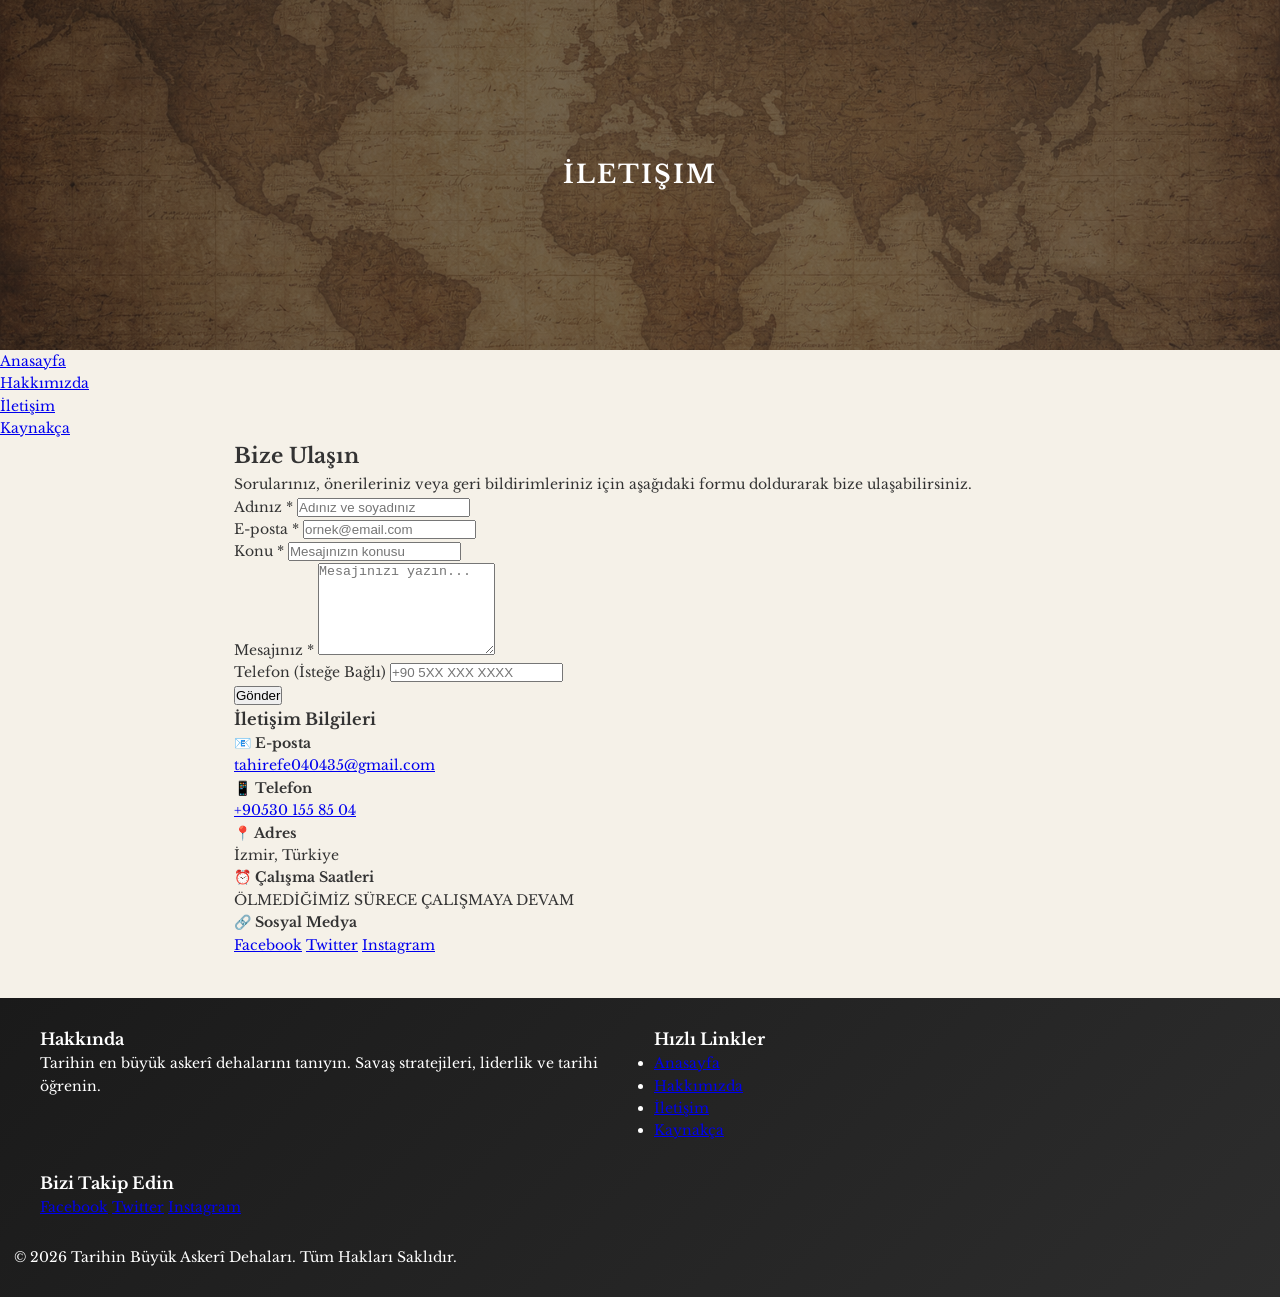
<file: contact.html>
<!DOCTYPE html>
<html lang="en">

<head>
    <meta charset="UTF-8">
    <meta name="viewport" content="width=device-width, initial-scale=1.0">
    <title>İletişim - Tarihin Büyük Askerî Dehaları</title>
    <link rel="stylesheet" href="css/stylemain.css">
    <link
        href="https://fonts.googleapis.com/css2?family=Playfair+Display:wght@700&family=Source+Serif+Pro:wght@400&family=Libre+Baskerville:wght@500&display=swap"
        rel="stylesheet">
</head>

<body>

    <header>
        <div class="container">
            <h1>İletişim</h1>
        </div>
    </header>

    <nav class="navbar-simple">
        <div class="navbar-center">
            <ul>
                <li><a href="index.html">Anasayfa</a></li>
                <li><a href="about.html">Hakkımızda</a></li>
                <li><a href="contact.html">İletişim</a></li>
                <li><a href="#">Kaynakça</a></li>
            </ul>
        </div>
    </nav>

    <main>
        <div class="container">
            <!-- İletişim Başlığı -->
            <section class="contact-header">
                <h2>Bize Ulaşın</h2>
                <p>Sorularınız, önerileriniz veya geri bildirimleriniz için aşağıdaki formu doldurarak bize
                    ulaşabilirsiniz.</p>
            </section>

            <!-- İletişim Formu & Bilgileri -->
            <div class="contact-wrapper">
                <!-- Form -->
                <form id="contactForm" class="contact-form" action="https://formsubmit.co/tahirefe040435@gmail.com"
                    method="POST">
                    <div class="form-group">
                        <label for="name">Adınız *</label>
                        <input type="text" name="name" required placeholder="Adınız ve soyadınız">
                    </div>

                    <div class="form-group">
                        <label for="email">E-posta *</label>
                        <input type="email" name="email" required placeholder="ornek@email.com">
                    </div>

                    <div class="form-group">
                        <label for="subject">Konu *</label>
                        <input type="text" name="subject" required placeholder="Mesajınızın konusu">
                    </div>

                    <div class="form-group">
                        <label for="message">Mesajınız *</label>
                        <textarea name="message" rows="6" required placeholder="Mesajınızı yazın..."></textarea>
                    </div>

                    <div class="form-group">
                        <label for="phone">Telefon (İsteğe Bağlı)</label>
                        <input type="tel" name="phone" placeholder="+90 5XX XXX XXXX">
                    </div>

                    <button type="submit" class="submit-btn">Gönder</button>
                </form>

                <!-- BAŞARI MESAJI YAPMIYORUZ, FORMSUBMIT HALLEDIYOR -->

              
                <section class="contact-info">
                    <h3>İletişim Bilgileri</h3>

                    <div class="info-item">
                        <h4>📧 E-posta</h4>
                        <p><a href="tahirefe040435@gmail.com">tahirefe040435@gmail.com</a></p>
                    </div>

                    <div class="info-item">
                        <h4>📱 Telefon</h4>
                        <p><a href="tel:+90530 155 85 04">+90530 155 85 04</a></p>
                    </div>

                    <div class="info-item">
                        <h4>📍 Adres</h4>
                        <p>İzmir, Türkiye</p>
                    </div>

                    <div class="info-item">
                        <h4>⏰ Çalışma Saatleri</h4>
                        <p>
                            ÖLMEDİĞİMİZ SÜRECE ÇALIŞMAYA DEVAM
                        </p>
                    </div>

                    <div class="social-info">
                        <h4>🔗 Sosyal Medya</h4>
                        <div class="social-links-contact">
                            <a href="#" class="social-contact">Facebook</a>
                            <a href="#" class="social-contact">Twitter</a>
                            <a href="#" class="social-contact">Instagram</a>
                        </div>
                    </div>
                </section>
            </div>
        </div>
    </main>

    <footer>
        <div class="footer-container">
            <div class="footer-section">
                <h3>Hakkında</h3>
                <p>Tarihin en büyük askerî dehalarını tanıyın. Savaş stratejileri, liderlik ve tarihi öğrenin.</p>
            </div>

            <div class="footer-section">
                <h3>Hızlı Linkler</h3>
                <ul>
                    <li><a href="index.html">Anasayfa</a></li>
                    <li><a href="about.html">Hakkımızda</a></li>
                    <li><a href="contact.html">İletişim</a></li>
                    <li><a href="#">Kaynakça</a></li>
                </ul>
            </div>

            <div class="footer-section">
                <h3>Bizi Takip Edin</h3>
                <div class="social-links">
                    <a href="#" class="social-icon">Facebook</a>
                    <a href="#" class="social-icon">Twitter</a>
                    <a href="#" class="social-icon">Instagram</a>
                </div>
            </div>
        </div>

        <div class="footer-bottom">
            <p>&copy; 2026 Tarihin Büyük Askerî Dehaları. Tüm Hakları Saklıdır.</p>
        </div>
    </footer>

    <!-- BAŞA DÖN BUTONU -->
    <button id="backToTopBtn" class="back-to-top">
        ⬆️
    </button>

    <script>
        // Form Gönderme
        const contactForm = document.getElementById('contactForm');
        const successMessage = document.getElementById('successMessage');

      
            // Form verilerini al
            const name = document.getElementById('name').value;
            const email = document.getElementById('email').value;
            const subject = document.getElementById('subject').value;
            const message = document.getElementById('message').value;
            const phone = document.getElementById('phone').value;

            // Basit validasyon
            if (!name || !email || !subject || !message) {
                alert('Lütfen tüm gerekli alanları doldurun!');
                return;
            }

            // Email format kontrolü
            const emailRegex = /^[^\s@]+@[^\s@]+\.[^\s@]+$/;
            if (!emailRegex.test(email)) {
                alert('Lütfen geçerli bir e-posta adresi girin!');
                return;
            }

            // Form başarılı gönderildi mesajı göster
            contactForm.style.display = 'none';
            successMessage.style.display = 'block';

            // 3 saniye sonra formu resetle
            setTimeout(function () {
                contactForm.reset();
                contactForm.style.display = 'block';
                successMessage.style.display = 'none';
            }, 3000);

            console.log('Form Data:', {
                name: name,
                email: email,
                subject: subject,
                message: message,
                phone: phone
            });
    

        // Başa Dön Butonu
        const backToTopBtn = document.getElementById('backToTopBtn');

        window.addEventListener('scroll', function () {
            if (window.pageYOffset > 300) {
                backToTopBtn.classList.add('show');
            } else {
                backToTopBtn.classList.remove('show');
            }
        });

        backToTopBtn.addEventListener('click', function () {
            window.scrollTo({
                top: 0,
                behavior: 'smooth'
            });
        });
    </script>

</body>

</html>
</file>
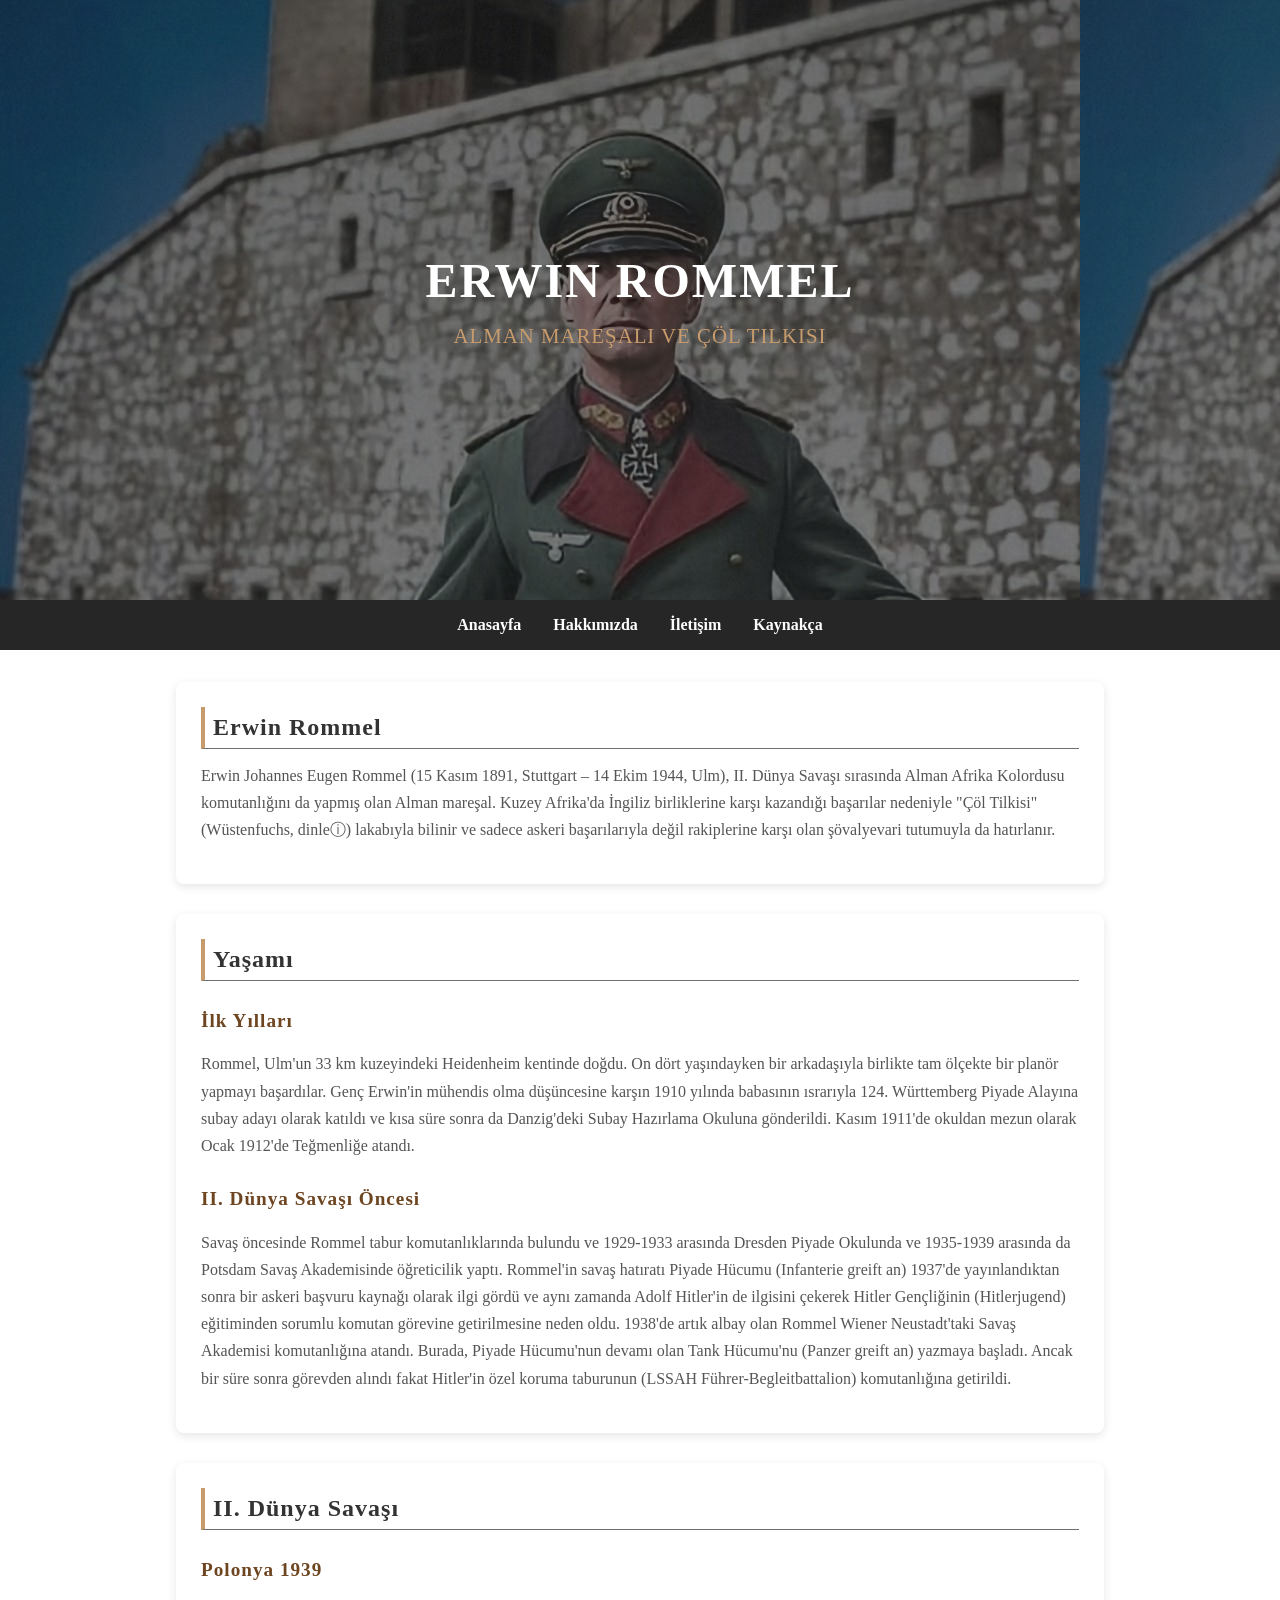
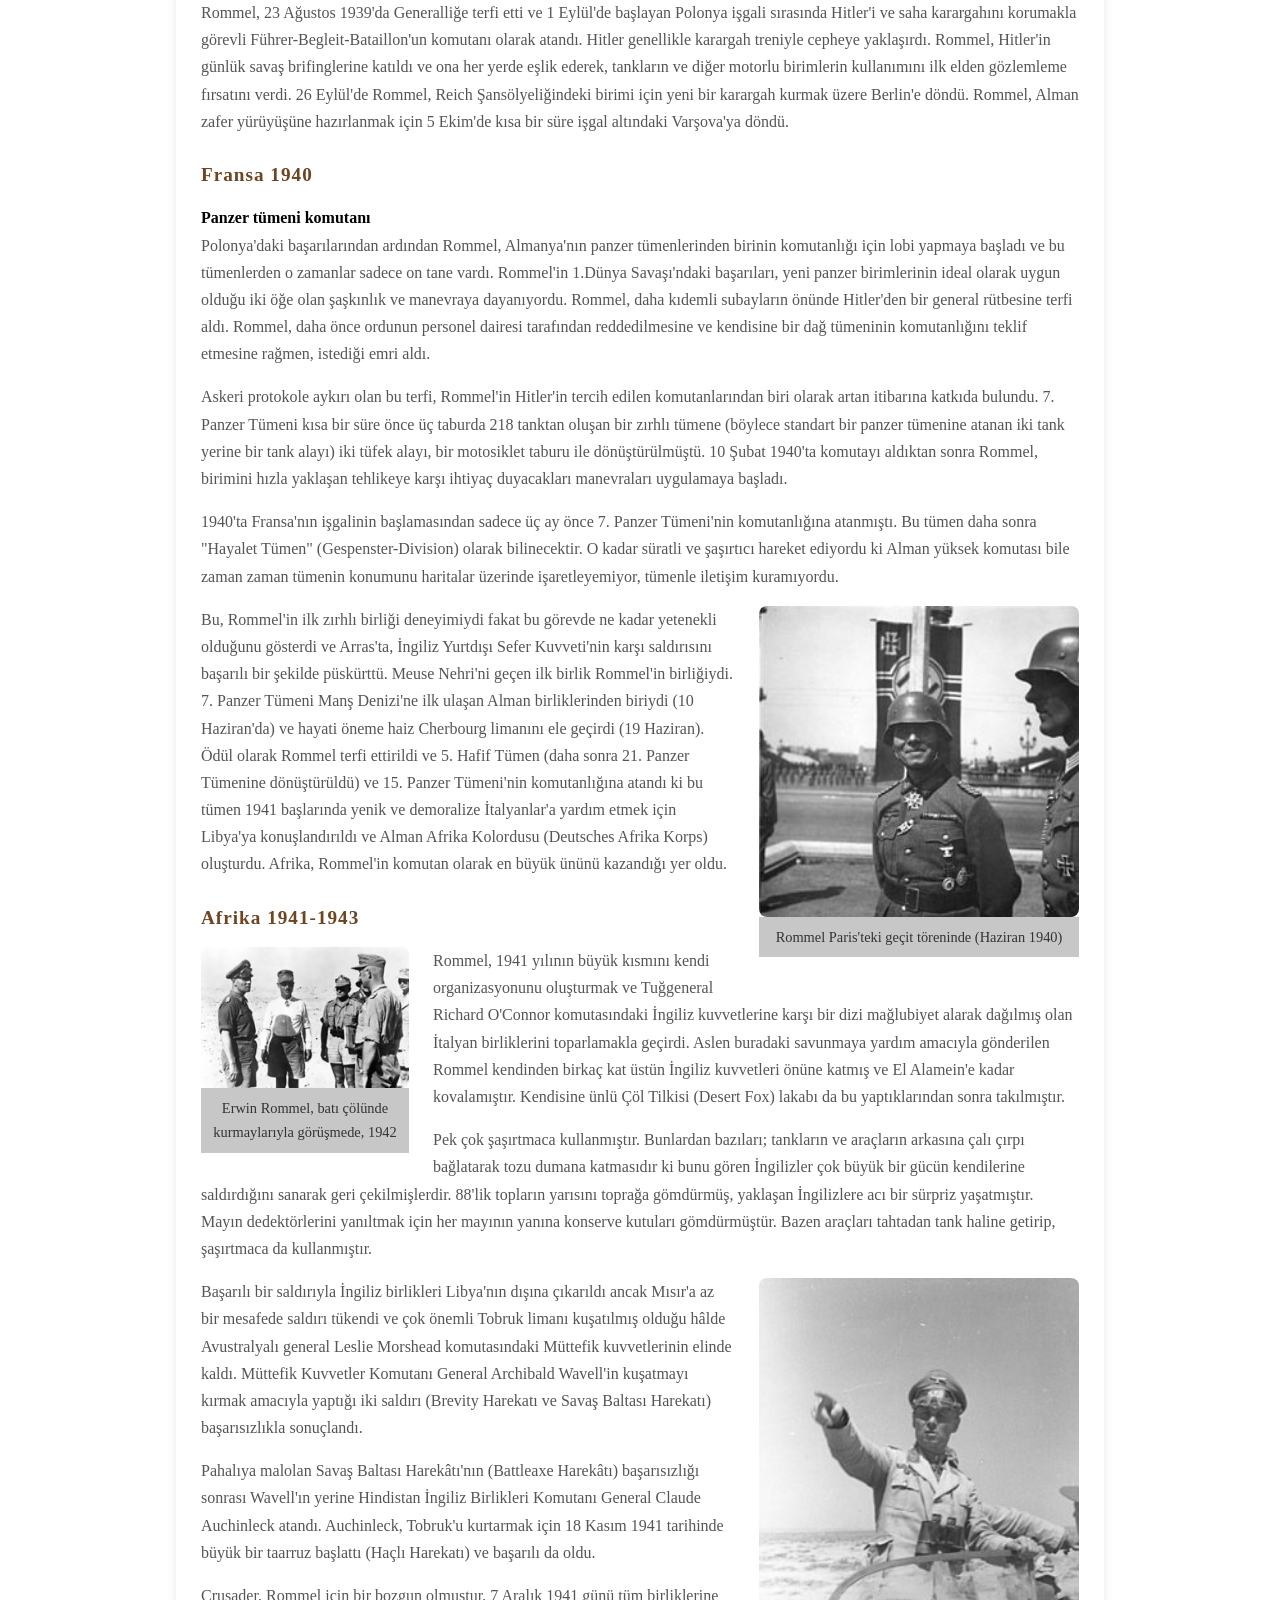
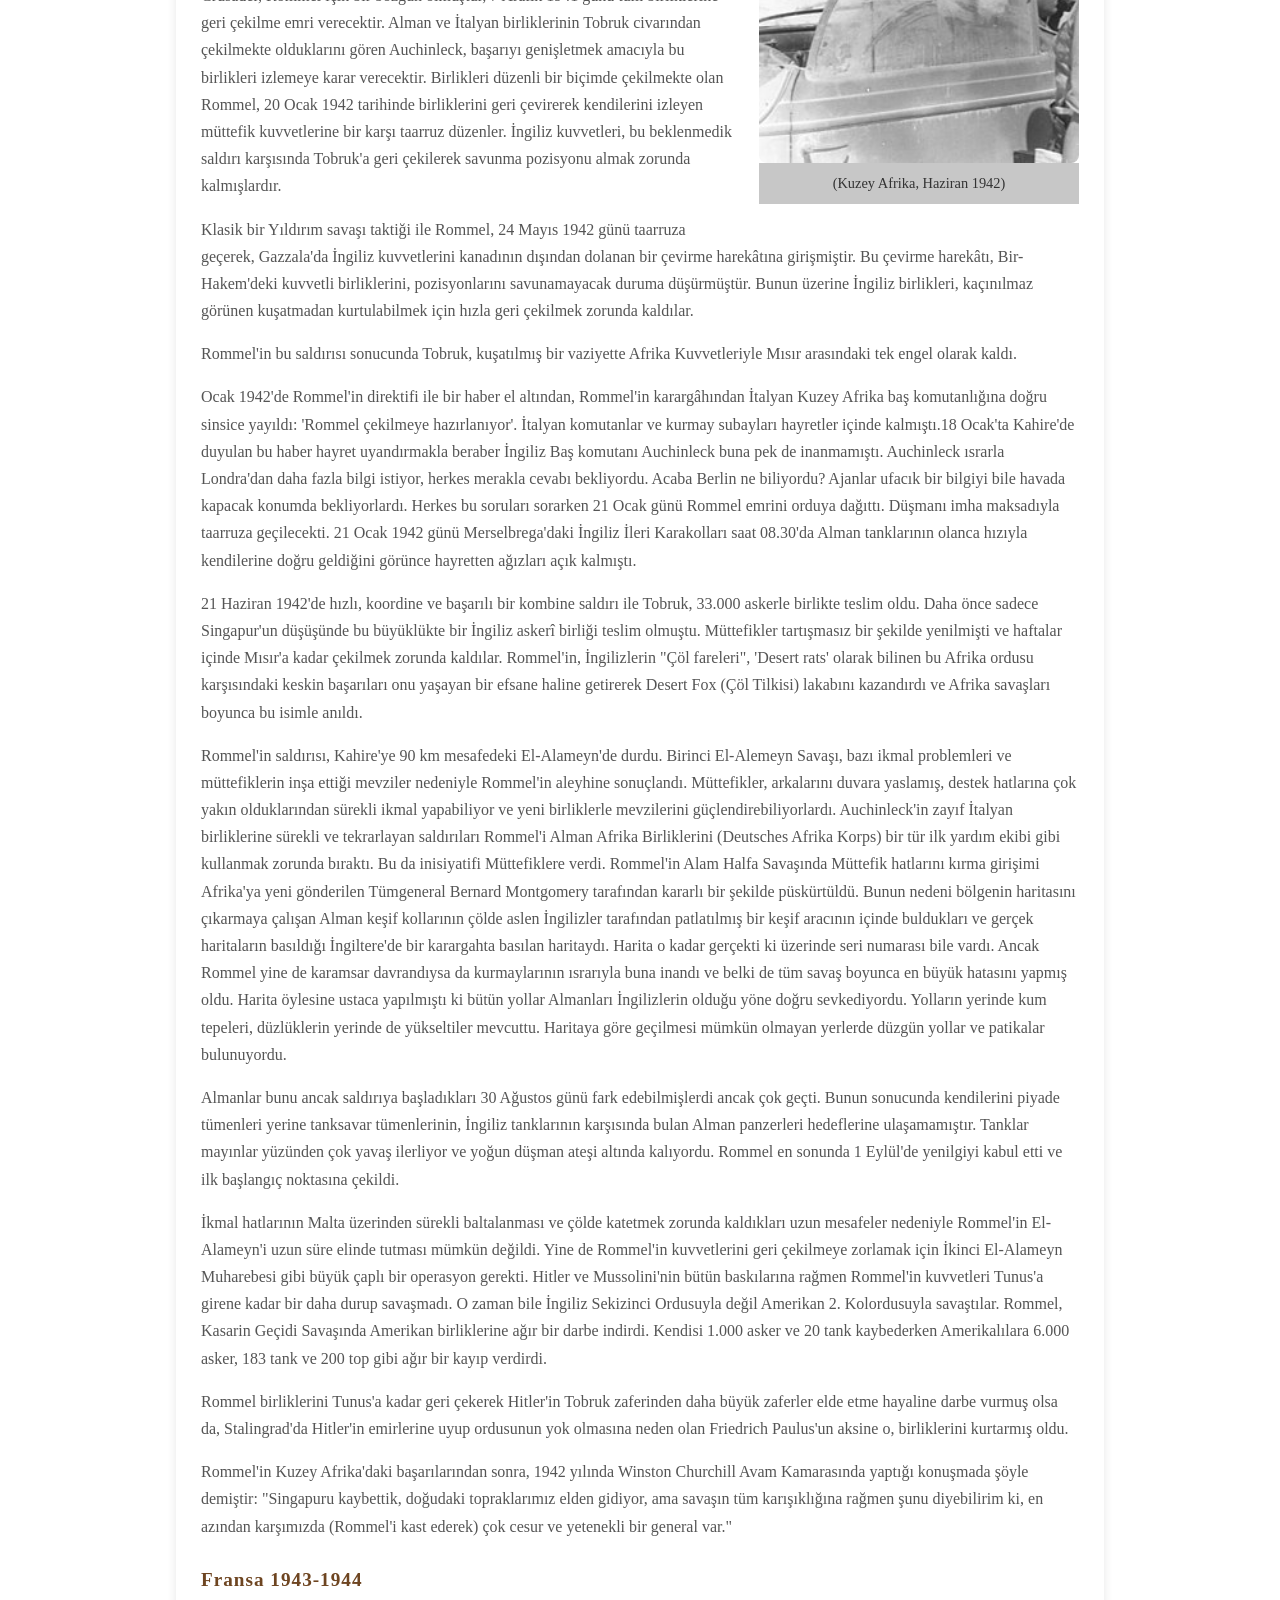
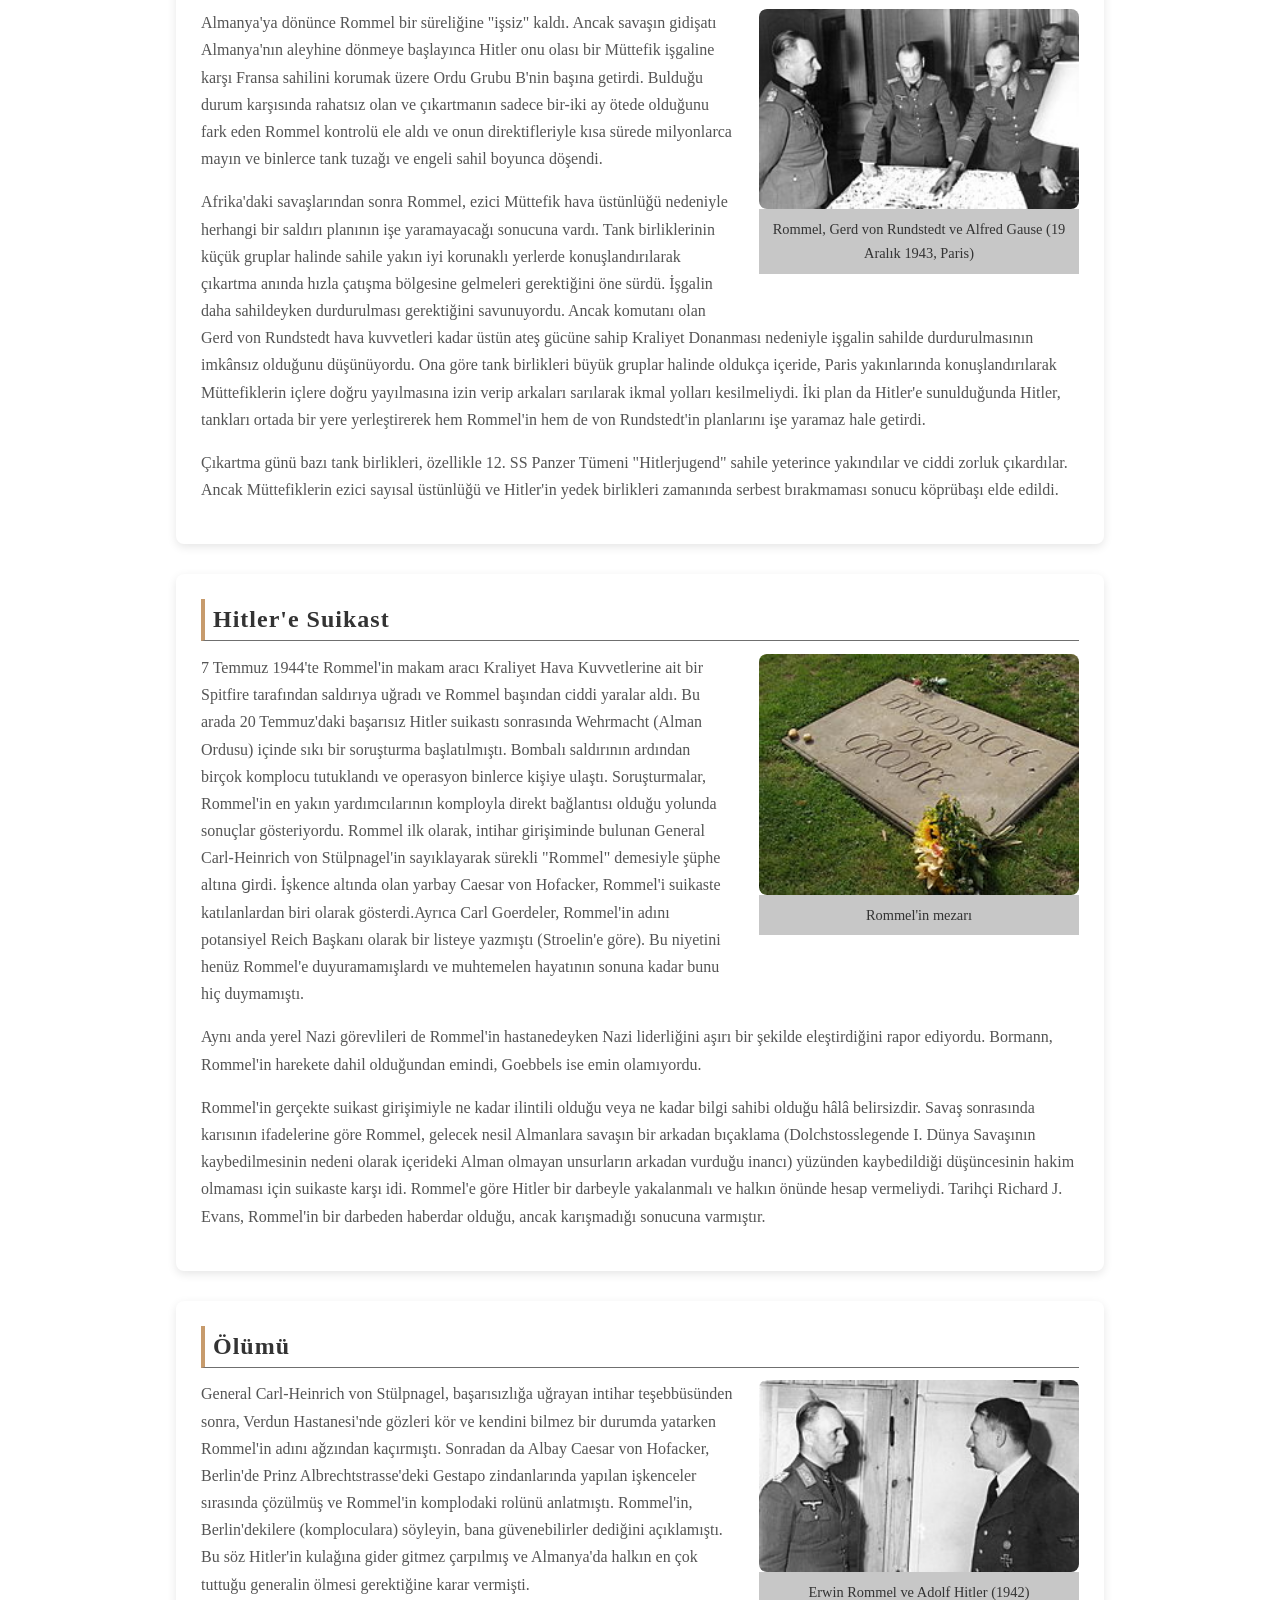
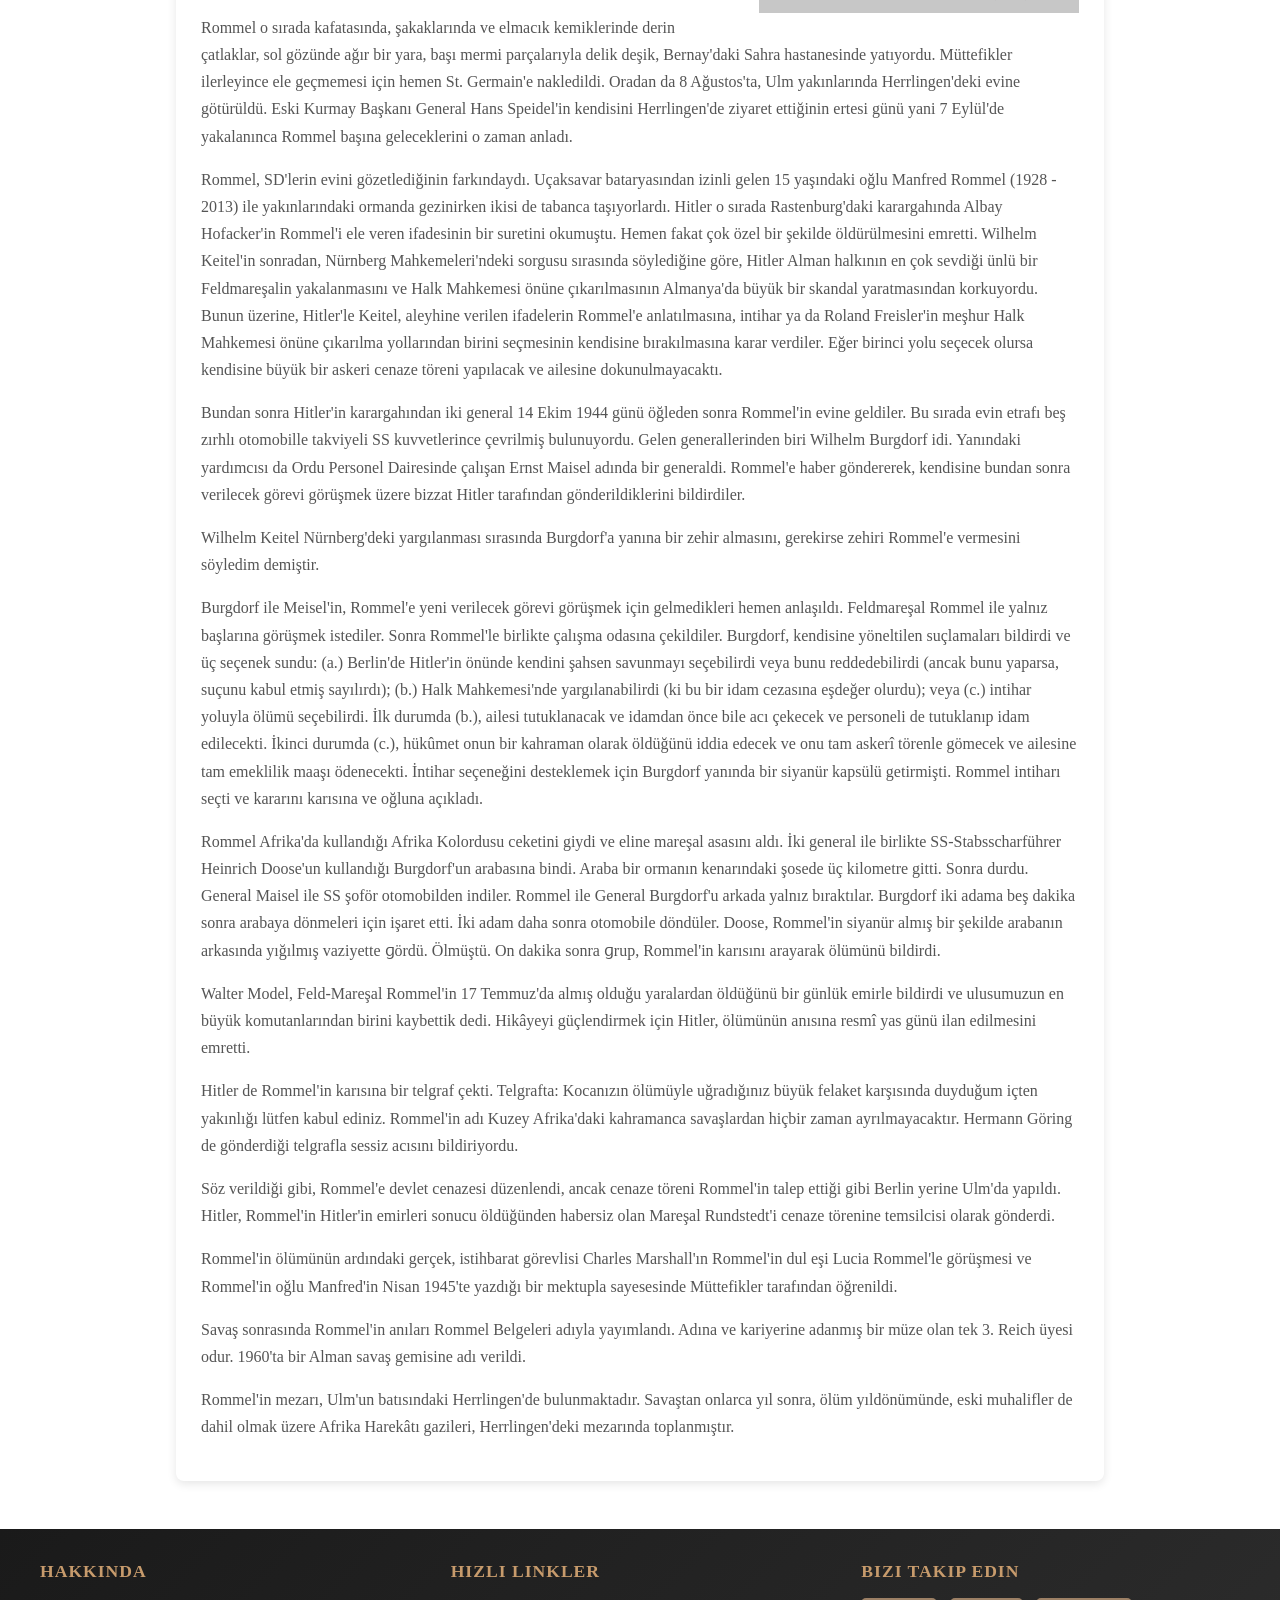
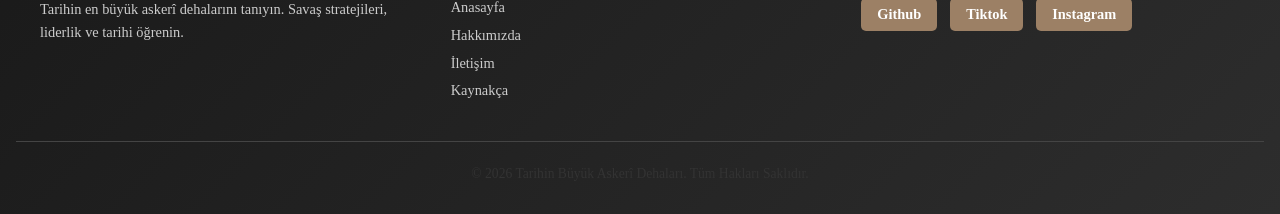
<file: Erwin_Rommel.html>
<!DOCTYPE html>
<html lang="en">

<head>
    <meta charset="UTF-8">
    <meta name="viewport" content="width=device-width, initial-scale=1.0">
    <title>Erwin Rommel</title>
    <link rel="stylesheet" href="css/karakter.css">
</head>

<body>
    <header class="header-erwin">
        <div class="container">
            <h1>Erwin Rommel <span> Alman Mareşali ve Çöl
                    Tilkisi</span></h1>

        </div>


    </header>
    <nav class="navbar">
        <ul>
            <li><a href="index.html">Anasayfa</a></li>
            <li><a href="about.html">Hakkımızda</a></li>
            <li><a href="contact.html">İletişim</a></li>
            <li><a href="#">Kaynakça</a></li>
        </ul>

    </nav>
    <main>
        <div class="container">
            <div class="text">
                <h2>Erwin Rommel</h2>
                <p>Erwin Johannes Eugen Rommel (15 Kasım 1891, Stuttgart – 14 Ekim 1944, Ulm), II. Dünya Savaşı
                    sırasında Alman Afrika Kolordusu komutanlığını da yapmış olan Alman mareşal. Kuzey Afrika'da İngiliz
                    birliklerine karşı kazandığı başarılar nedeniyle "Çöl Tilkisi" (Wüstenfuchs, dinleⓘ) lakabıyla
                    bilinir ve sadece askeri başarılarıyla değil rakiplerine karşı olan şövalyevari tutumuyla da
                    hatırlanır.</p>
            </div>

            <div class="text">
                <h2>Yaşamı</h2>
                <h3>İlk Yılları</h3>
                <p>Rommel, Ulm'un 33 km kuzeyindeki Heidenheim kentinde doğdu. On dört yaşındayken bir arkadaşıyla
                    birlikte tam ölçekte bir planör yapmayı başardılar. Genç Erwin'in mühendis olma düşüncesine
                    karşın 1910 yılında babasının ısrarıyla 124. Württemberg Piyade Alayına subay adayı olarak
                    katıldı ve kısa süre sonra da Danzig'deki Subay Hazırlama Okuluna gönderildi. Kasım 1911'de
                    okuldan mezun olarak Ocak 1912'de Teğmenliğe atandı.</p>
                <h3>II. Dünya Savaşı Öncesi</h3>
                <p>Savaş öncesinde Rommel tabur komutanlıklarında bulundu ve 1929-1933 arasında Dresden Piyade
                    Okulunda ve 1935-1939 arasında da Potsdam Savaş Akademisinde öğreticilik yaptı. Rommel'in savaş
                    hatıratı Piyade Hücumu (Infanterie greift an) 1937'de yayınlandıktan sonra bir askeri başvuru
                    kaynağı olarak ilgi gördü ve aynı zamanda Adolf Hitler'in de ilgisini çekerek Hitler Gençliğinin
                    (Hitlerjugend) eğitiminden sorumlu komutan görevine getirilmesine neden oldu. 1938'de artık
                    albay olan Rommel Wiener Neustadt'taki Savaş Akademisi komutanlığına atandı. Burada, Piyade
                    Hücumu'nun devamı olan Tank Hücumu'nu (Panzer greift an) yazmaya başladı. Ancak bir süre sonra
                    görevden alındı fakat Hitler'in özel koruma taburunun (LSSAH Führer-Begleitbattalion)
                    komutanlığına getirildi.</p>
            </div>
            <div class="text">
                <h2>II. Dünya Savaşı</h2>
                <h3>Polonya 1939</h3>
                <p>Rommel, 23 Ağustos 1939'da Generalliğe terfi etti ve 1 Eylül'de başlayan Polonya işgali sırasında
                    Hitler'i ve saha karargahını korumakla görevli Führer-Begleit-Bataillon'un komutanı olarak atandı.
                    Hitler genellikle karargah treniyle cepheye yaklaşırdı. Rommel, Hitler'in günlük savaş brifinglerine
                    katıldı ve ona her yerde eşlik ederek, tankların ve diğer motorlu birimlerin kullanımını ilk elden
                    gözlemleme fırsatını verdi. 26 Eylül'de Rommel, Reich Şansölyeliğindeki birimi için yeni bir
                    karargah kurmak üzere Berlin'e döndü. Rommel, Alman zafer yürüyüşüne hazırlanmak için 5 Ekim'de kısa
                    bir süre işgal altındaki Varşova'ya döndü.</p>
                <h3>Fransa 1940</h3>
                <h4>Panzer tümeni komutanı</h4>
                <p>Polonya'daki başarılarından ardından Rommel, Almanya'nın panzer tümenlerinden birinin komutanlığı
                    için lobi yapmaya başladı ve bu tümenlerden o zamanlar sadece on tane vardı. Rommel'in 1.Dünya
                    Savaşı'ndaki başarıları, yeni panzer birimlerinin ideal olarak uygun olduğu iki öğe olan şaşkınlık
                    ve manevraya dayanıyordu. Rommel, daha kıdemli subayların önünde Hitler'den bir general rütbesine
                    terfi aldı. Rommel, daha önce ordunun personel dairesi tarafından reddedilmesine ve kendisine bir
                    dağ tümeninin komutanlığını teklif etmesine rağmen, istediği emri aldı.</p>
                <p>Askeri protokole aykırı olan bu terfi, Rommel'in Hitler'in tercih edilen komutanlarından biri olarak
                    artan itibarına katkıda bulundu. 7. Panzer Tümeni kısa bir süre önce üç taburda 218 tanktan oluşan
                    bir zırhlı tümene (böylece standart bir panzer tümenine atanan iki tank yerine bir tank alayı) iki
                    tüfek alayı, bir motosiklet taburu ile dönüştürülmüştü. 10 Şubat 1940'ta komutayı aldıktan sonra
                    Rommel, birimini hızla yaklaşan tehlikeye karşı ihtiyaç duyacakları manevraları uygulamaya başladı.
                </p>
                <p>1940'ta Fransa'nın işgalinin başlamasından sadece üç ay önce 7. Panzer Tümeni'nin komutanlığına
                    atanmıştı. Bu tümen daha sonra "Hayalet Tümen" (Gespenster-Division) olarak bilinecektir. O kadar
                    süratli ve şaşırtıcı hareket ediyordu ki Alman yüksek komutası bile zaman zaman tümenin konumunu
                    haritalar üzerinde işaretleyemiyor, tümenle iletişim kuramıyordu.</p>
                <div class="kenarresimsag"><img
                        src="images/Bundesarchiv_Bild_146-1970-076-43,_Paris,_Erwin_Rommel_bei_Siegesparade.jpg" alt="">
                    <p>Rommel Paris'teki geçit töreninde (Haziran 1940)</p>
                </div>
                <p>Bu, Rommel'in ilk zırhlı birliği deneyimiydi fakat bu görevde ne kadar yetenekli olduğunu gösterdi ve
                    Arras'ta, İngiliz Yurtdışı Sefer Kuvveti'nin karşı saldırısını başarılı bir şekilde püskürttü. Meuse
                    Nehri'ni geçen ilk birlik Rommel'in birliğiydi. 7. Panzer Tümeni Manş Denizi'ne ilk ulaşan Alman
                    birliklerinden biriydi (10 Haziran'da) ve hayati öneme haiz Cherbourg limanını ele geçirdi (19
                    Haziran). Ödül olarak Rommel terfi ettirildi ve 5. Hafif Tümen (daha sonra 21. Panzer Tümenine
                    dönüştürüldü) ve 15. Panzer Tümeni'nin komutanlığına atandı ki bu tümen 1941 başlarında yenik ve
                    demoralize İtalyanlar'a yardım etmek için Libya'ya konuşlandırıldı ve Alman Afrika Kolordusu
                    (Deutsches Afrika Korps) oluşturdu. Afrika, Rommel'in komutan olarak en büyük ününü kazandığı yer
                    oldu.</p>
                <h3>Afrika 1941-1943</h3>
                <div class="kenarresimsol">
                    <img src="images/250px-Rommel_at_a_staff_conference_in_the_Western_Desert.jpg" alt="">
                    <p>Erwin Rommel, batı çölünde kurmaylarıyla görüşmede, 1942</p>
                </div>
                <p>Rommel, 1941 yılının büyük kısmını kendi organizasyonunu oluşturmak ve Tuğgeneral Richard O'Connor
                    komutasındaki İngiliz kuvvetlerine karşı bir dizi mağlubiyet alarak dağılmış olan İtalyan
                    birliklerini toparlamakla geçirdi. Aslen buradaki savunmaya yardım amacıyla gönderilen Rommel
                    kendinden birkaç kat üstün İngiliz kuvvetleri önüne katmış ve El Alamein'e kadar kovalamıştır.
                    Kendisine ünlü Çöl Tilkisi (Desert Fox) lakabı da bu yaptıklarından sonra takılmıştır.</p>
                <p>Pek çok şaşırtmaca kullanmıştır. Bunlardan bazıları; tankların ve araçların arkasına çalı çırpı
                    bağlatarak tozu dumana katmasıdır ki bunu gören İngilizler çok büyük bir gücün kendilerine
                    saldırdığını sanarak geri çekilmişlerdir. 88'lik topların yarısını toprağa gömdürmüş, yaklaşan
                    İngilizlere acı bir sürpriz yaşatmıştır. Mayın dedektörlerini yanıltmak için her mayının yanına
                    konserve kutuları gömdürmüştür. Bazen araçları tahtadan tank haline getirip, şaşırtmaca da
                    kullanmıştır.</p>
                <div class="kenarresimsag">
                    <img src="images/Bundesarchiv_Bild_101I-443-1582-32,_Nordafrika,_Generaloberst_Erwin_Rommel.jpg"
                        alt="">
                    <p>(Kuzey Afrika, Haziran 1942)</p>
                </div>
                <p>Başarılı bir saldırıyla İngiliz birlikleri Libya'nın dışına çıkarıldı ancak Mısır'a az bir mesafede
                    saldırı tükendi ve çok önemli Tobruk limanı kuşatılmış olduğu hâlde Avustralyalı general Leslie
                    Morshead komutasındaki Müttefik kuvvetlerinin elinde kaldı. Müttefik Kuvvetler Komutanı General
                    Archibald Wavell'in kuşatmayı kırmak amacıyla yaptığı iki saldırı (Brevity Harekatı ve Savaş Baltası
                    Harekatı) başarısızlıkla sonuçlandı.</p>
                <p>Pahalıya malolan Savaş Baltası Harekâtı'nın (Battleaxe Harekâtı) başarısızlığı sonrası Wavell'ın
                    yerine Hindistan İngiliz Birlikleri Komutanı General Claude Auchinleck atandı. Auchinleck, Tobruk'u
                    kurtarmak için 18 Kasım 1941 tarihinde büyük bir taarruz başlattı (Haçlı Harekatı) ve başarılı da
                    oldu.</p>
                <p>Crusader, Rommel için bir bozgun olmuştur, 7 Aralık 1941 günü tüm birliklerine geri çekilme emri
                    verecektir. Alman ve İtalyan birliklerinin Tobruk civarından çekilmekte olduklarını gören
                    Auchinleck, başarıyı genişletmek amacıyla bu birlikleri izlemeye karar verecektir. Birlikleri
                    düzenli bir biçimde çekilmekte olan Rommel, 20 Ocak 1942 tarihinde birliklerini geri çevirerek
                    kendilerini izleyen müttefik kuvvetlerine bir karşı taarruz düzenler. İngiliz kuvvetleri, bu
                    beklenmedik saldırı karşısında Tobruk'a geri çekilerek savunma pozisyonu almak zorunda kalmışlardır.
                </p>
                <p>Klasik bir Yıldırım savaşı taktiği ile Rommel, 24 Mayıs 1942 günü taarruza geçerek, Gazzala'da
                    İngiliz kuvvetlerini kanadının dışından dolanan bir çevirme harekâtına girişmiştir. Bu çevirme
                    harekâtı, Bir-Hakem'deki kuvvetli birliklerini, pozisyonlarını savunamayacak duruma düşürmüştür.
                    Bunun üzerine İngiliz birlikleri, kaçınılmaz görünen kuşatmadan kurtulabilmek için hızla geri
                    çekilmek zorunda kaldılar.</p>
                <p>Rommel'in bu saldırısı sonucunda Tobruk, kuşatılmış bir vaziyette Afrika Kuvvetleriyle Mısır
                    arasındaki tek engel olarak kaldı.</p>
                <p>Ocak 1942'de Rommel'in direktifi ile bir haber el altından, Rommel'in karargâhından İtalyan Kuzey
                    Afrika baş komutanlığına doğru sinsice yayıldı: 'Rommel çekilmeye hazırlanıyor'. İtalyan komutanlar
                    ve kurmay subayları hayretler içinde kalmıştı.18 Ocak'ta Kahire'de duyulan bu haber hayret
                    uyandırmakla beraber İngiliz Baş komutanı Auchinleck buna pek de inanmamıştı. Auchinleck ısrarla
                    Londra'dan daha fazla bilgi istiyor, herkes merakla cevabı bekliyordu. Acaba Berlin ne biliyordu?
                    Ajanlar ufacık bir bilgiyi bile havada kapacak konumda bekliyorlardı. Herkes bu soruları sorarken 21
                    Ocak günü Rommel emrini orduya dağıttı. Düşmanı imha maksadıyla taarruza geçilecekti. 21 Ocak 1942
                    günü Merselbrega'daki İngiliz İleri Karakolları saat 08.30'da Alman tanklarının olanca hızıyla
                    kendilerine doğru geldiğini görünce hayretten ağızları açık kalmıştı.</p>
                <p>21 Haziran 1942'de hızlı, koordine ve başarılı bir kombine saldırı ile Tobruk, 33.000 askerle
                    birlikte teslim oldu. Daha önce sadece Singapur'un düşüşünde bu büyüklükte bir İngiliz askerî
                    birliği teslim olmuştu. Müttefikler tartışmasız bir şekilde yenilmişti ve haftalar içinde Mısır'a
                    kadar çekilmek zorunda kaldılar. Rommel'in, İngilizlerin "Çöl fareleri", 'Desert rats' olarak
                    bilinen bu Afrika ordusu karşısındaki keskin başarıları onu yaşayan bir efsane haline getirerek
                    Desert Fox (Çöl Tilkisi) lakabını kazandırdı ve Afrika savaşları boyunca bu isimle anıldı.</p>
                <p>Rommel'in saldırısı, Kahire'ye 90 km mesafedeki El-Alameyn'de durdu. Birinci El-Alemeyn Savaşı, bazı
                    ikmal problemleri ve müttefiklerin inşa ettiği mevziler nedeniyle Rommel'in aleyhine sonuçlandı.
                    Müttefikler, arkalarını duvara yaslamış, destek hatlarına çok yakın olduklarından sürekli ikmal
                    yapabiliyor ve yeni birliklerle mevzilerini güçlendirebiliyorlardı. Auchinleck'in zayıf İtalyan
                    birliklerine sürekli ve tekrarlayan saldırıları Rommel'i Alman Afrika Birliklerini (Deutsches Afrika
                    Korps) bir tür ilk yardım ekibi gibi kullanmak zorunda bıraktı. Bu da inisiyatifi Müttefiklere
                    verdi. Rommel'in Alam Halfa Savaşında Müttefik hatlarını kırma girişimi Afrika'ya yeni gönderilen
                    Tümgeneral Bernard Montgomery tarafından kararlı bir şekilde püskürtüldü. Bunun nedeni bölgenin
                    haritasını çıkarmaya çalışan Alman keşif kollarının çölde aslen İngilizler tarafından patlatılmış
                    bir keşif aracının içinde buldukları ve gerçek haritaların basıldığı İngiltere'de bir karargahta
                    basılan haritaydı. Harita o kadar gerçekti ki üzerinde seri numarası bile vardı. Ancak Rommel yine
                    de karamsar davrandıysa da kurmaylarının ısrarıyla buna inandı ve belki de tüm savaş boyunca en
                    büyük hatasını yapmış oldu. Harita öylesine ustaca yapılmıştı ki bütün yollar Almanları İngilizlerin
                    olduğu yöne doğru sevkediyordu. Yolların yerinde kum tepeleri, düzlüklerin yerinde de yükseltiler
                    mevcuttu. Haritaya göre geçilmesi mümkün olmayan yerlerde düzgün yollar ve patikalar bulunuyordu.
                </p>
                <p>Almanlar bunu ancak saldırıya başladıkları 30 Ağustos günü fark edebilmişlerdi ancak çok geçti. Bunun
                    sonucunda kendilerini piyade tümenleri yerine tanksavar tümenlerinin, İngiliz tanklarının karşısında
                    bulan Alman panzerleri hedeflerine ulaşamamıştır. Tanklar mayınlar yüzünden çok yavaş ilerliyor ve
                    yoğun düşman ateşi altında kalıyordu. Rommel en sonunda 1 Eylül'de yenilgiyi kabul etti ve ilk
                    başlangıç noktasına çekildi.</p>
                <p>İkmal hatlarının Malta üzerinden sürekli baltalanması ve çölde katetmek zorunda kaldıkları uzun
                    mesafeler nedeniyle Rommel'in El-Alameyn'i uzun süre elinde tutması mümkün değildi. Yine de
                    Rommel'in kuvvetlerini geri çekilmeye zorlamak için İkinci El-Alameyn Muharebesi gibi büyük çaplı
                    bir operasyon gerekti. Hitler ve Mussolini'nin bütün baskılarına rağmen Rommel'in kuvvetleri Tunus'a
                    girene kadar bir daha durup savaşmadı. O zaman bile İngiliz Sekizinci Ordusuyla değil Amerikan 2.
                    Kolordusuyla savaştılar. Rommel, Kasarin Geçidi Savaşında Amerikan birliklerine ağır bir darbe
                    indirdi. Kendisi 1.000 asker ve 20 tank kaybederken Amerikalılara 6.000 asker, 183 tank ve 200 top
                    gibi ağır bir kayıp verdirdi.</p>
                <p>Rommel birliklerini Tunus'a kadar geri çekerek Hitler'in Tobruk zaferinden daha büyük zaferler elde
                    etme hayaline darbe vurmuş olsa da, Stalingrad'da Hitler'in emirlerine uyup ordusunun yok olmasına
                    neden olan Friedrich Paulus'un aksine o, birliklerini kurtarmış oldu.</p>
                <p>Rommel'in Kuzey Afrika'daki başarılarından sonra, 1942 yılında Winston Churchill Avam Kamarasında
                    yaptığı konuşmada şöyle demiştir: "Singapuru kaybettik, doğudaki topraklarımız elden gidiyor, ama
                    savaşın tüm karışıklığına rağmen şunu diyebilirim ki, en azından karşımızda (Rommel'i kast ederek)
                    çok cesur ve yetenekli bir general var."</p>





                <h3>Fransa 1943-1944</h3>
                <div class="kenarresimsag"><img
                        src="images/Bundesarchiv_Bild_101I-718-0149-12A,_Paris,_Rommel,_von_Rundstedt,_Gause_und_Zimmermann.jpg"
                        alt="">
                    <p>Rommel, Gerd von Rundstedt ve Alfred Gause (19 Aralık 1943, Paris)</p>
                </div>
                <p>Almanya'ya dönünce Rommel bir süreliğine "işsiz" kaldı. Ancak savaşın gidişatı Almanya'nın aleyhine
                    dönmeye başlayınca Hitler onu olası bir Müttefik işgaline karşı Fransa sahilini korumak üzere Ordu
                    Grubu B'nin başına getirdi. Bulduğu durum karşısında rahatsız olan ve çıkartmanın sadece bir-iki ay
                    ötede olduğunu fark eden Rommel kontrolü ele aldı ve onun direktifleriyle kısa sürede milyonlarca
                    mayın ve binlerce tank tuzağı ve engeli sahil boyunca döşendi.</p>
                <p>Afrika'daki savaşlarından sonra Rommel, ezici Müttefik hava üstünlüğü nedeniyle herhangi bir saldırı
                    planının işe yaramayacağı sonucuna vardı. Tank birliklerinin küçük gruplar halinde sahile yakın iyi
                    korunaklı yerlerde konuşlandırılarak çıkartma anında hızla çatışma bölgesine gelmeleri gerektiğini
                    öne sürdü. İşgalin daha sahildeyken durdurulması gerektiğini savunuyordu. Ancak komutanı olan Gerd
                    von Rundstedt hava kuvvetleri kadar üstün ateş gücüne sahip Kraliyet Donanması nedeniyle işgalin
                    sahilde durdurulmasının imkânsız olduğunu düşünüyordu. Ona göre tank birlikleri büyük gruplar
                    halinde oldukça içeride, Paris yakınlarında konuşlandırılarak Müttefiklerin içlere doğru yayılmasına
                    izin verip arkaları sarılarak ikmal yolları kesilmeliydi. İki plan da Hitler'e sunulduğunda Hitler,
                    tankları ortada bir yere yerleştirerek hem Rommel'in hem de von Rundstedt'in planlarını işe yaramaz
                    hale getirdi.</p>
                <p>Çıkartma günü bazı tank birlikleri, özellikle 12. SS Panzer Tümeni "Hitlerjugend" sahile yeterince
                    yakındılar ve ciddi zorluk çıkardılar. Ancak Müttefiklerin ezici sayısal üstünlüğü ve Hitler'in
                    yedek birlikleri zamanında serbest bırakmaması sonucu köprübaşı elde edildi.</p>

            </div>
            <div class="text">
                <h2>Hitler'e Suikast</h2>
                <div class="kenarresimsag">
                    <img src="images/250px-Friedrich_der_grosse_grab_hg.jpg" alt="">
                    <p>Rommel'in mezarı</p>
                </div>
                <p>7 Temmuz 1944'te Rommel'in makam aracı Kraliyet Hava Kuvvetlerine ait bir Spitfire tarafından
                    saldırıya uğradı ve Rommel başından ciddi yaralar aldı. Bu arada 20 Temmuz'daki başarısız Hitler
                    suikastı sonrasında Wehrmacht (Alman Ordusu) içinde sıkı bir soruşturma başlatılmıştı. Bombalı
                    saldırının ardından birçok komplocu tutuklandı ve operasyon binlerce kişiye ulaştı. Soruşturmalar,
                    Rommel'in en yakın yardımcılarının komployla direkt bağlantısı olduğu yolunda sonuçlar gösteriyordu.
                    Rommel ilk olarak, intihar girişiminde bulunan General Carl-Heinrich von Stülpnagel'in sayıklayarak
                    sürekli "Rommel" demesiyle şüphe altına ɡirdi. İşkence altında olan yarbay Caesar von
                    Hofacker, Rommel'i suikaste katılanlardan biri olarak gösterdi.Ayrıca Carl Goerdeler, Rommel'in
                    adını potansiyel Reich Başkanı olarak bir listeye yazmıştı (Stroelin'e göre). Bu niyetini henüz
                    Rommel'e duyuramamışlardı ve muhtemelen hayatının sonuna kadar bunu hiç duymamıştı.</p>
                <p>Aynı anda yerel Nazi görevlileri de Rommel'in hastanedeyken Nazi liderliğini aşırı bir şekilde
                    eleştirdiğini rapor ediyordu. Bormann, Rommel'in harekete dahil olduğundan emindi, Goebbels ise emin
                    olamıyordu.</p>
                <p>Rommel'in gerçekte suikast girişimiyle ne kadar ilintili olduğu veya ne kadar bilgi sahibi olduğu
                    hâlâ belirsizdir. Savaş sonrasında karısının ifadelerine göre Rommel, gelecek nesil Almanlara
                    savaşın bir arkadan bıçaklama (Dolchstosslegende I. Dünya Savaşının kaybedilmesinin nedeni olarak
                    içerideki Alman olmayan unsurların arkadan vurduğu inancı) yüzünden kaybedildiği düşüncesinin hakim
                    olmaması için suikaste karşı idi. Rommel'e göre Hitler bir darbeyle yakalanmalı ve halkın önünde
                    hesap vermeliydi. Tarihçi Richard J. Evans, Rommel'in bir darbeden haberdar
                    olduğu, ancak karışmadığı sonucuna varmıştır.</p>
            </div>
            <div class="text">
                <h2>Ölümü</h2>
                <div class="kenarresimsag">
                    <img src="images/Bundesarchiv_Bild_146-1977-119-08,_Erwin_Rommel,_Adolf_Hitler.jpg" alt="">
                    <p>Erwin Rommel ve Adolf Hitler (1942)</p>
                </div>
                <p>General Carl-Heinrich von Stülpnagel, başarısızlığa uğrayan intihar teşebbüsünden sonra, Verdun
                    Hastanesi'nde gözleri kör ve kendini bilmez bir durumda yatarken Rommel'in adını ağzından
                    kaçırmıştı. Sonradan da Albay Caesar von Hofacker, Berlin'de Prinz Albrechtstrasse'deki Gestapo
                    zindanlarında yapılan işkenceler sırasında çözülmüş ve Rommel'in komplodaki rolünü anlatmıştı.
                    Rommel'in, Berlin'dekilere (komploculara) söyleyin, bana güvenebilirler dediğini açıklamıştı. Bu söz
                    Hitler'in kulağına gider gitmez çarpılmış ve Almanya'da halkın en çok tuttuğu generalin ölmesi
                    gerektiğine karar vermişti.</p>
                <p>Rommel o sırada kafatasında, şakaklarında ve elmacık kemiklerinde derin çatlaklar, sol gözünde ağır
                    bir yara, başı mermi parçalarıyla delik deşik, Bernay'daki Sahra hastanesinde yatıyordu. Müttefikler
                    ilerleyince ele geçmemesi için hemen St. Germain'e nakledildi. Oradan da 8 Ağustos'ta, Ulm
                    yakınlarında Herrlingen'deki evine götürüldü. Eski Kurmay Başkanı General Hans Speidel'in kendisini
                    Herrlingen'de ziyaret ettiğinin ertesi günü yani 7 Eylül'de yakalanınca Rommel başına geleceklerini
                    o zaman anladı.</p>
                <p>Rommel, SD'lerin evini gözetlediğinin farkındaydı. Uçaksavar bataryasından izinli gelen 15 yaşındaki
                    oğlu Manfred Rommel (1928 - 2013) ile yakınlarındaki ormanda gezinirken ikisi de tabanca
                    taşıyorlardı. Hitler o sırada Rastenburg'daki karargahında Albay Hofacker'in Rommel'i ele veren
                    ifadesinin bir suretini okumuştu. Hemen fakat çok özel bir şekilde öldürülmesini emretti. Wilhelm
                    Keitel'in sonradan, Nürnberg Mahkemeleri'ndeki sorgusu sırasında söylediğine göre, Hitler Alman
                    halkının en çok sevdiği ünlü bir Feldmareşalin yakalanmasını ve Halk Mahkemesi önüne çıkarılmasının
                    Almanya'da büyük bir skandal yaratmasından korkuyordu. Bunun üzerine, Hitler'le Keitel, aleyhine
                    verilen ifadelerin Rommel'e anlatılmasına, intihar ya da Roland Freisler'in meşhur Halk Mahkemesi
                    önüne çıkarılma yollarından birini seçmesinin kendisine bırakılmasına karar verdiler. Eğer birinci
                    yolu seçecek olursa kendisine büyük bir askeri cenaze töreni yapılacak ve ailesine dokunulmayacaktı.
                </p>
                <p>Bundan sonra Hitler'in karargahından iki general 14 Ekim 1944 günü öğleden sonra Rommel'in evine
                    geldiler. Bu sırada evin etrafı beş zırhlı otomobille takviyeli SS kuvvetlerince çevrilmiş
                    bulunuyordu. Gelen generallerinden biri Wilhelm Burgdorf idi. Yanındaki yardımcısı da Ordu Personel
                    Dairesinde çalışan Ernst Maisel adında bir generaldi. Rommel'e haber göndererek, kendisine bundan
                    sonra verilecek görevi görüşmek üzere bizzat Hitler tarafından gönderildiklerini bildirdiler.</p>
                <p>Wilhelm Keitel Nürnberg'deki yargılanması sırasında Burgdorf'a yanına bir zehir almasını, gerekirse
                    zehiri Rommel'e vermesini söyledim demiştir.</p>
                <p>Burgdorf ile Meisel'in, Rommel'e yeni verilecek görevi görüşmek için gelmedikleri hemen anlaşıldı.
                    Feldmareşal Rommel ile yalnız başlarına görüşmek istediler. Sonra Rommel'le birlikte çalışma odasına
                    çekildiler. Burgdorf, kendisine yöneltilen suçlamaları bildirdi ve üç seçenek sundu: (a.) Berlin'de
                    Hitler'in önünde kendini şahsen savunmayı seçebilirdi veya bunu reddedebilirdi (ancak bunu yaparsa,
                    suçunu kabul etmiş sayılırdı); (b.) Halk Mahkemesi'nde yargılanabilirdi (ki bu bir idam cezasına
                    eşdeğer olurdu); veya (c.) intihar yoluyla ölümü seçebilirdi. İlk durumda (b.), ailesi tutuklanacak
                    ve idamdan önce bile acı çekecek ve personeli de tutuklanıp idam edilecekti. İkinci durumda (c.),
                    hükûmet onun bir kahraman olarak öldüğünü iddia edecek ve onu tam askerî törenle gömecek ve ailesine
                    tam emeklilik maaşı ödenecekti. İntihar seçeneğini desteklemek için Burgdorf yanında bir siyanür
                    kapsülü getirmişti. Rommel intiharı seçti ve kararını karısına ve oğluna açıkladı.</p>
                <p>Rommel Afrika'da kullandığı Afrika Kolordusu ceketini giydi ve eline mareşal asasını aldı. İki
                    general ile birlikte SS-Stabsscharführer Heinrich Doose'un kullandığı Burgdorf'un arabasına bindi.
                    Araba bir ormanın kenarındaki şosede üç kilometre gitti. Sonra durdu. General Maisel ile SS şoför
                    otomobilden indiler. Rommel ile General Burgdorf'u arkada yalnız bıraktılar. Burgdorf iki adama beş
                    dakika sonra arabaya dönmeleri için işaret etti. İki adam daha sonra otomobile döndüler. Doose,
                    Rommel'in siyanür almış bir şekilde arabanın arkasında yığılmış vaziyette ɡördü. Ölmüştü. On dakika
                    sonra ɡrup, Rommel'in karısını arayarak ölümünü bildirdi.</p>
                <p>Walter Model, Feld-Mareşal Rommel'in 17 Temmuz'da almış olduğu yaralardan öldüğünü bir günlük emirle
                    bildirdi ve ulusumuzun en büyük komutanlarından birini kaybettik dedi. Hikâyeyi güçlendirmek için
                    Hitler, ölümünün anısına resmî yas günü ilan edilmesini emretti.</p>
                <p>Hitler de Rommel'in karısına bir telgraf çekti. Telgrafta: Kocanızın ölümüyle uğradığınız büyük
                    felaket karşısında duyduğum içten yakınlığı lütfen kabul ediniz. Rommel'in adı Kuzey Afrika'daki
                    kahramanca savaşlardan hiçbir zaman ayrılmayacaktır. Hermann Göring de gönderdiği telgrafla sessiz
                    acısını bildiriyordu.</p>
                <p>Söz verildiği gibi, Rommel'e devlet cenazesi düzenlendi, ancak cenaze töreni Rommel'in talep ettiği
                    gibi Berlin yerine Ulm'da yapıldı. Hitler, Rommel'in Hitler'in emirleri sonucu öldüğünden
                    habersiz olan Mareşal Rundstedt'i cenaze törenine temsilcisi olarak gönderdi.</p>
                <p>Rommel'in ölümünün ardındaki gerçek, istihbarat görevlisi Charles Marshall'ın Rommel'in dul eşi Lucia
                    Rommel'le görüşmesi ve Rommel'in oğlu Manfred'in Nisan 1945'te yazdığı bir mektupla sayesesinde
                    Müttefikler tarafından öğrenildi.</p>
                <p>Savaş sonrasında Rommel'in anıları Rommel Belgeleri adıyla yayımlandı. Adına ve kariyerine adanmış
                    bir müze olan tek 3. Reich üyesi odur. 1960'ta bir Alman savaş gemisine adı verildi.</p>
                <p>Rommel'in mezarı, Ulm'un batısındaki Herrlingen'de bulunmaktadır. Savaştan onlarca yıl sonra, ölüm
                    yıldönümünde, eski muhalifler de dahil olmak üzere Afrika Harekâtı gazileri, Herrlingen'deki
                    mezarında toplanmıştır.</p>

            </div>
        </div>
    </main>
    <footer>
        <div class="footer-container">

            <div class="footer-section">
                <h3>Hakkında</h3>
                <p>Tarihin en büyük askerî dehalarını tanıyın. Savaş stratejileri, liderlik ve tarihi öğrenin.</p>
            </div>


            <div class="footer-section">
                <h3>Hızlı Linkler</h3>
                <ul>
                    <li><a href="index.html">Anasayfa</a></li>
                    <li><a href="about.html">Hakkımızda</a></li>
                    <li><a href="contact.htm">İletişim</a></li>
                    <li><a href="#">Kaynakça</a></li>
                </ul>
            </div>


            <div class="footer-section">
                <h3>Bizi Takip Edin</h3>
                <div class="social-links">
                    <a href="https://github.com/rullyz-f" class="social-icon">Github</a>
                    <a href="https://www.tiktok.com/@hamzzatahirr_?lang=tr-TR" class="social-icon">Tiktok</a>
                    <a href="https://www.instagram.com/hamzzatahirr_/" class="social-icon">Instagram</a>
                </div>
            </div>
        </div>


        <div class="footer-bottom">
            <p>&copy; 2026 Tarihin Büyük Askerî Dehaları. Tüm Hakları Saklıdır.</p>
        </div>
    </footer>
    <button id="backToTopBtn" class="back-to-top">
        ⬆️
    </button>

    <script>

        const backToTopBtn = document.getElementById('backToTopBtn');


        window.addEventListener('scroll', function () {
            if (window.pageYOffset > 300) {
                backToTopBtn.classList.add('show');
            } else {
                backToTopBtn.classList.remove('show');
            }
        });


        backToTopBtn.addEventListener('click', function () {
            window.scrollTo({
                top: 0,
                behavior: 'smooth'
            });
        });
    </script>
</body>

</html>
</file>
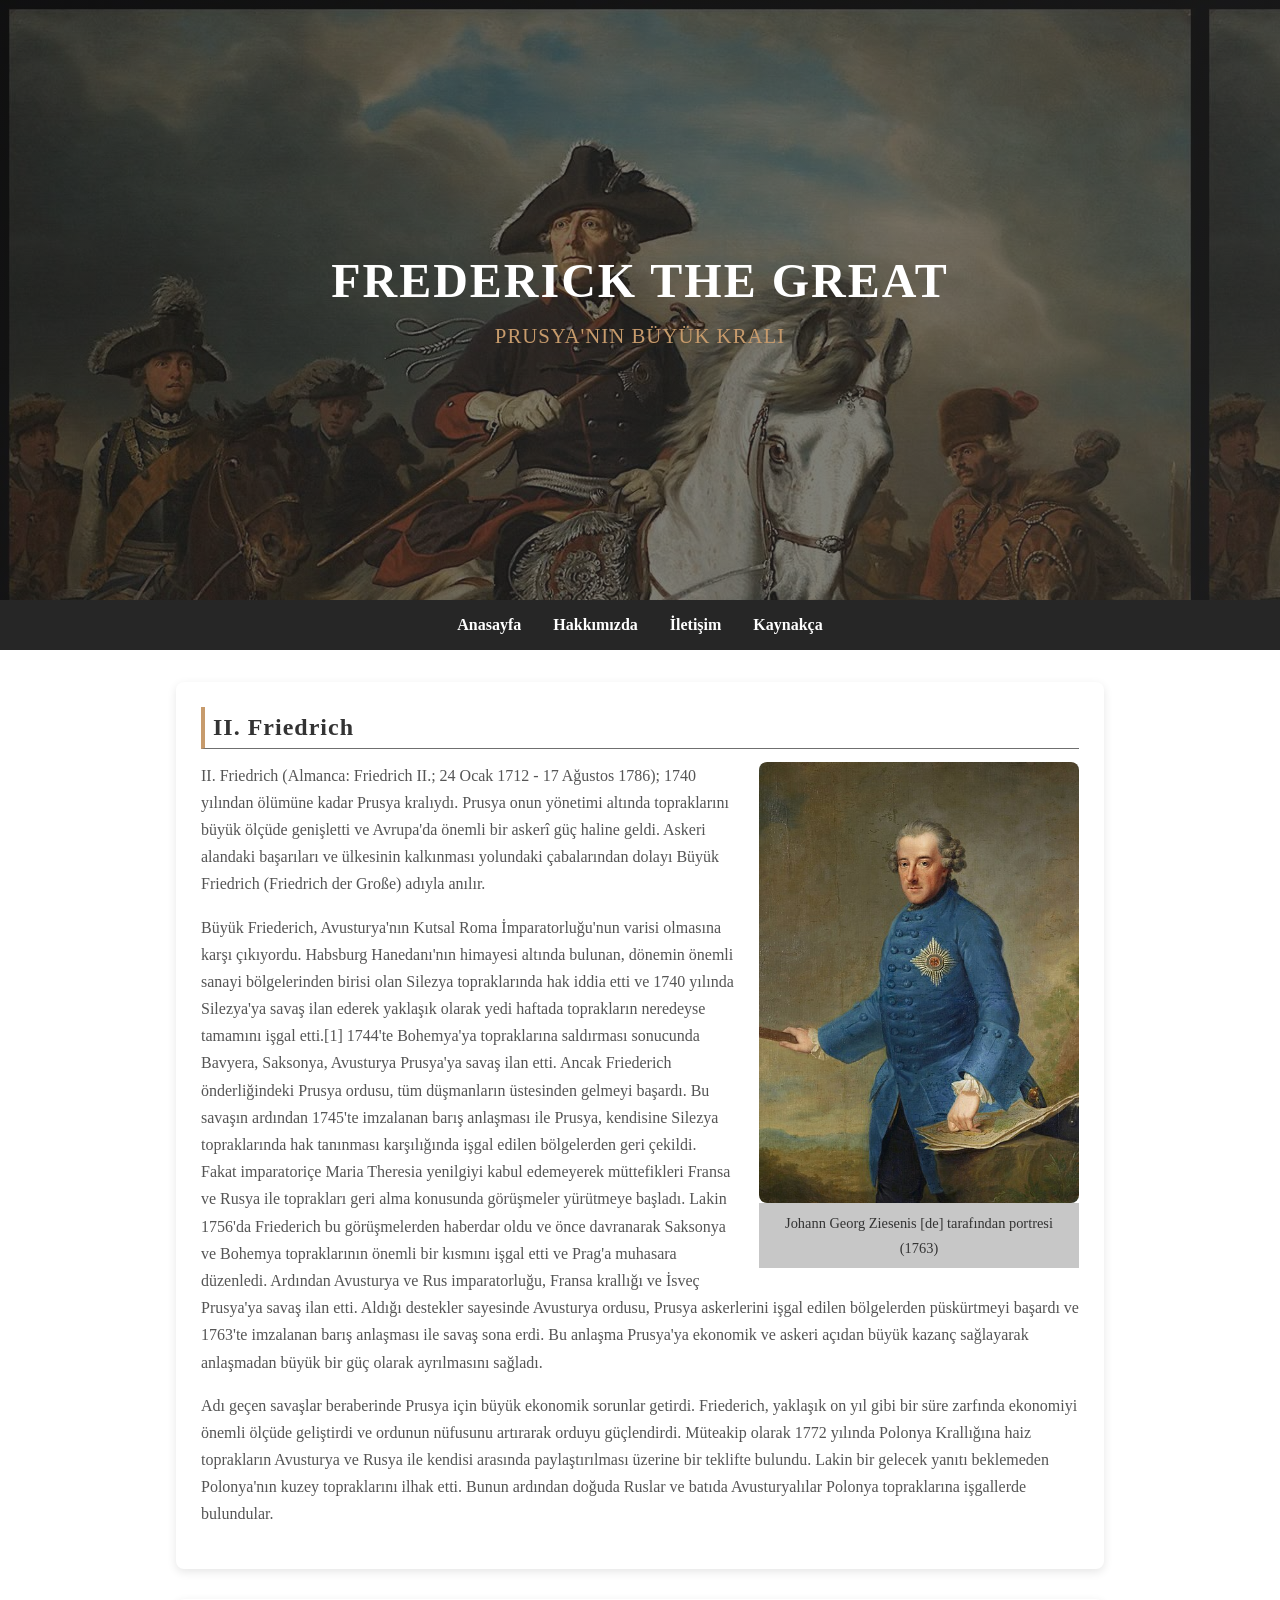
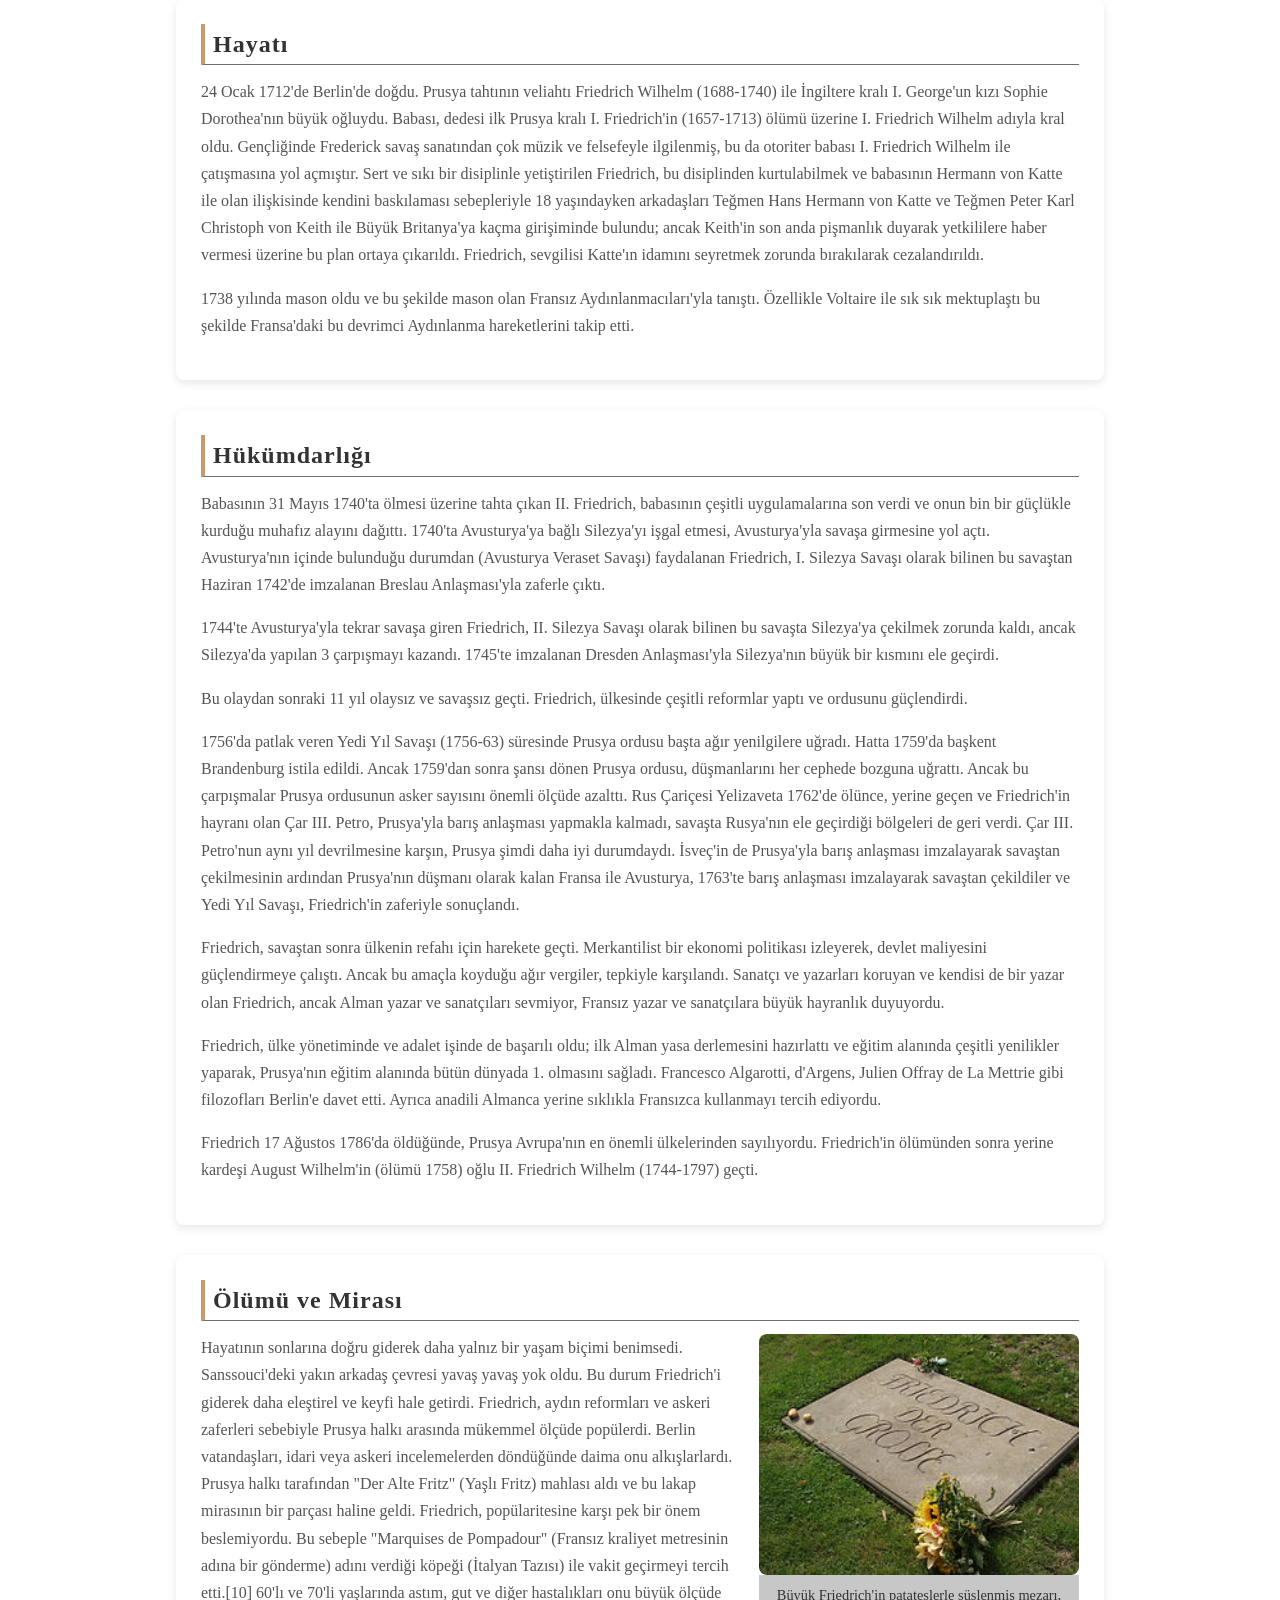
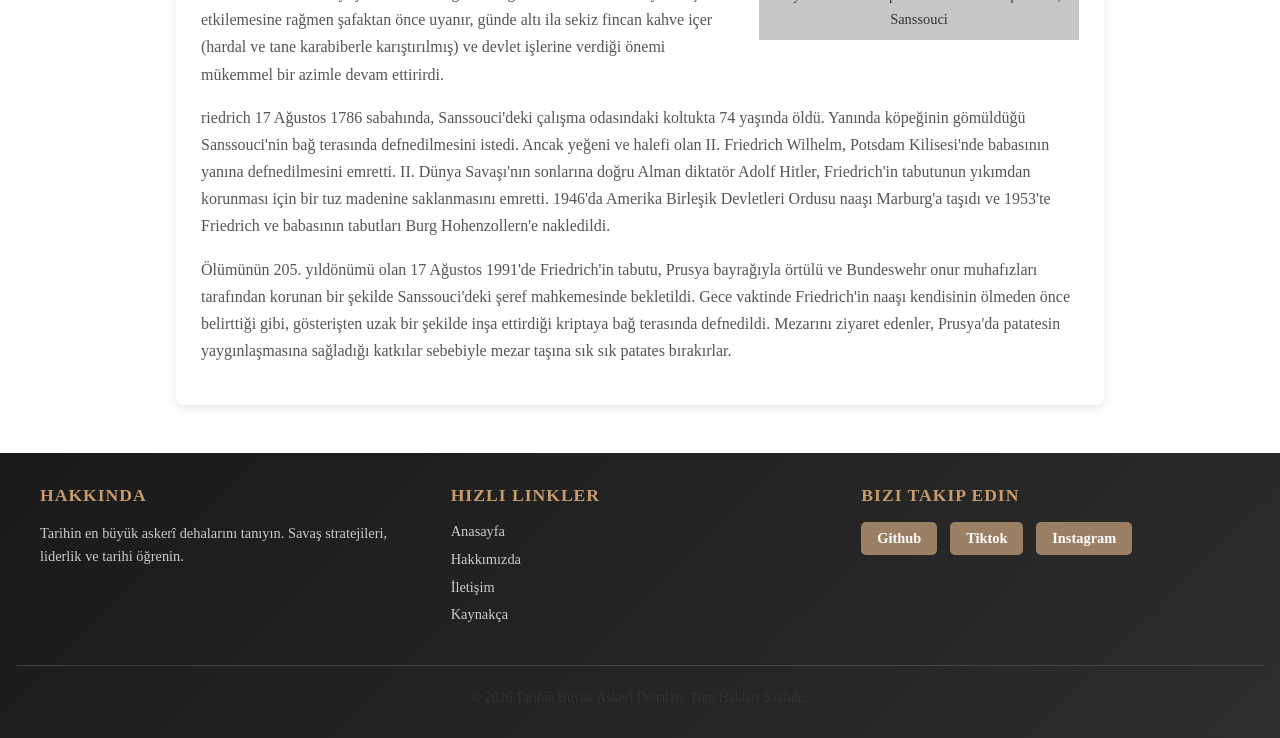
<file: Frederick_the_Great.html>
<!DOCTYPE html>
<html lang="en">

<head>
    <meta charset="UTF-8">
    <meta name="viewport" content="width=device-width, initial-scale=1.0">
    <title>Frederick the Great</title>
    <link rel="stylesheet" href="css/karakter.css">
</head>

<body>
    <header class="header-frederick">
        <div class="container">
            <h1>Frederick the Great <span> Prusya'nın Büyük
                    Kralı</span></h1>
        </div>
    </header>
    <nav class="navbar">
        <ul>
            <li><a href="index.html">Anasayfa</a></li>
            <li><a href="about.html">Hakkımızda</a></li>
            <li><a href="contact.html">İletişim</a></li>
            <li><a href="#">Kaynakça</a></li>
        </ul>

    </nav>
    <main>
        <div class="container">
            <div class="text">
                <h2>II. Friedrich</h2>
                <div class="kenarresimsag">
                    <img src="images/Friedrich_der_Große_-_Johann_Georg_Ziesenis_-_Google_Cultural_Institute_(cropped_2).jpg"
                        alt="">
                    <p>Johann Georg Ziesenis [de] tarafından portresi (1763)</p>
                </div>

                <p>II. Friedrich (Almanca: Friedrich II.; 24 Ocak 1712 - 17 Ağustos 1786); 1740 yılından
                    ölümüne kadar Prusya kralıydı. Prusya onun yönetimi altında topraklarını büyük ölçüde genişletti ve
                    Avrupa'da önemli bir askerî güç haline geldi. Askeri alandaki başarıları ve ülkesinin kalkınması
                    yolundaki çabalarından dolayı Büyük Friedrich (Friedrich der Große) adıyla anılır.</p>
                <p>
                    Büyük Friederich, Avusturya'nın Kutsal Roma İmparatorluğu'nun varisi olmasına karşı çıkıyordu.
                    Habsburg
                    Hanedanı'nın himayesi altında bulunan, dönemin önemli sanayi bölgelerinden birisi olan Silezya
                    topraklarında hak iddia etti ve 1740 yılında Silezya'ya savaş ilan ederek yaklaşık olarak yedi
                    haftada
                    toprakların neredeyse tamamını işgal etti.[1] 1744'te Bohemya'ya topraklarına saldırması sonucunda
                    Bavyera, Saksonya, Avusturya Prusya'ya savaş ilan etti. Ancak Friederich önderliğindeki Prusya
                    ordusu,
                    tüm düşmanların üstesinden gelmeyi başardı. Bu savaşın ardından 1745'te imzalanan barış anlaşması
                    ile
                    Prusya, kendisine Silezya topraklarında hak tanınması karşılığında işgal edilen bölgelerden geri
                    çekildi. Fakat imparatoriçe Maria Theresia yenilgiyi kabul edemeyerek müttefikleri Fransa ve Rusya
                    ile
                    toprakları geri alma konusunda görüşmeler yürütmeye başladı. Lakin 1756'da Friederich bu
                    görüşmelerden
                    haberdar oldu ve önce davranarak Saksonya ve Bohemya topraklarının önemli bir kısmını işgal etti ve
                    Prag'a muhasara düzenledi. Ardından Avusturya ve Rus imparatorluğu, Fransa krallığı ve İsveç
                    Prusya'ya
                    savaş ilan etti. Aldığı destekler sayesinde Avusturya ordusu, Prusya askerlerini işgal edilen
                    bölgelerden püskürtmeyi başardı ve 1763'te imzalanan barış anlaşması ile savaş sona erdi. Bu anlaşma
                    Prusya'ya ekonomik ve askeri açıdan büyük kazanç sağlayarak anlaşmadan büyük bir güç olarak
                    ayrılmasını
                    sağladı.
                </p>
                <p>
                    Adı geçen savaşlar beraberinde Prusya için büyük ekonomik sorunlar getirdi. Friederich, yaklaşık on
                    yıl
                    gibi bir süre zarfında ekonomiyi önemli ölçüde geliştirdi ve ordunun nüfusunu artırarak orduyu
                    güçlendirdi. Müteakip olarak 1772 yılında Polonya Krallığına haiz toprakların Avusturya ve Rusya ile
                    kendisi arasında paylaştırılması üzerine bir teklifte bulundu. Lakin bir gelecek yanıtı beklemeden
                    Polonya'nın kuzey topraklarını ilhak etti. Bunun ardından doğuda Ruslar ve batıda Avusturyalılar
                    Polonya
                    topraklarına işgallerde bulundular.
                </p>
            </div>

            <div class="text">
                <h2>Hayatı</h2>
                <p>24 Ocak 1712'de Berlin'de doğdu. Prusya tahtının veliahtı Friedrich Wilhelm (1688-1740) ile İngiltere
                    kralı I. George'un kızı Sophie Dorothea'nın büyük oğluydu. Babası, dedesi ilk Prusya kralı I.
                    Friedrich'in (1657-1713) ölümü üzerine I. Friedrich Wilhelm adıyla kral oldu. Gençliğinde Frederick
                    savaş sanatından çok müzik ve felsefeyle ilgilenmiş, bu da otoriter babası I. Friedrich Wilhelm ile
                    çatışmasına yol açmıştır. Sert ve sıkı bir disiplinle yetiştirilen Friedrich, bu disiplinden
                    kurtulabilmek ve babasının Hermann von Katte ile olan ilişkisinde kendini baskılaması sebepleriyle
                    18 yaşındayken arkadaşları Teğmen Hans Hermann von Katte ve Teğmen Peter Karl Christoph von Keith
                    ile Büyük Britanya'ya kaçma girişiminde bulundu; ancak Keith'in son anda pişmanlık duyarak
                    yetkililere haber vermesi üzerine bu plan ortaya çıkarıldı. Friedrich, sevgilisi Katte'ın idamını
                    seyretmek zorunda bırakılarak cezalandırıldı.</p>
                <p>1738 yılında mason oldu ve bu şekilde mason olan Fransız Aydınlanmacıları'yla tanıştı. Özellikle
                    Voltaire ile sık sık mektuplaştı bu şekilde Fransa'daki bu devrimci Aydınlanma hareketlerini takip
                    etti.</p>
            </div>
            <div class="text">
                <h2>Hükümdarlığı</h2>
                <p>Babasının 31 Mayıs 1740'ta ölmesi üzerine tahta çıkan II. Friedrich, babasının çeşitli uygulamalarına
                    son verdi ve onun bin bir güçlükle kurduğu muhafız alayını dağıttı. 1740'ta Avusturya'ya bağlı
                    Silezya'yı işgal etmesi, Avusturya'yla savaşa girmesine yol açtı. Avusturya'nın içinde bulunduğu
                    durumdan (Avusturya Veraset Savaşı) faydalanan Friedrich, I. Silezya Savaşı olarak bilinen bu
                    savaştan Haziran 1742'de imzalanan Breslau Anlaşması'yla zaferle çıktı.</p>
                <p>1744'te Avusturya'yla tekrar savaşa giren Friedrich, II. Silezya Savaşı olarak bilinen bu savaşta
                    Silezya'ya çekilmek zorunda kaldı, ancak Silezya'da yapılan 3 çarpışmayı kazandı. 1745'te imzalanan
                    Dresden Anlaşması'yla Silezya'nın büyük bir kısmını ele geçirdi.

                </p>
                <p>Bu olaydan sonraki 11 yıl olaysız ve savaşsız geçti. Friedrich, ülkesinde çeşitli reformlar yaptı ve
                    ordusunu güçlendirdi.</p>
                <p>1756'da patlak veren Yedi Yıl Savaşı (1756-63) süresinde Prusya ordusu başta ağır yenilgilere uğradı.
                    Hatta 1759'da başkent Brandenburg istila edildi. Ancak 1759'dan sonra şansı dönen Prusya ordusu,
                    düşmanlarını her cephede bozguna uğrattı. Ancak bu çarpışmalar Prusya ordusunun asker sayısını
                    önemli ölçüde azalttı. Rus Çariçesi Yelizaveta 1762'de ölünce, yerine geçen ve Friedrich'in hayranı
                    olan Çar III. Petro, Prusya'yla barış anlaşması yapmakla kalmadı, savaşta Rusya'nın ele geçirdiği
                    bölgeleri de geri verdi. Çar III. Petro'nun aynı yıl devrilmesine karşın, Prusya şimdi daha iyi
                    durumdaydı. İsveç'in de Prusya'yla barış anlaşması imzalayarak savaştan çekilmesinin ardından
                    Prusya'nın düşmanı olarak kalan Fransa ile Avusturya, 1763'te barış anlaşması imzalayarak savaştan
                    çekildiler ve Yedi Yıl Savaşı, Friedrich'in zaferiyle sonuçlandı.</p>
                <p>Friedrich, savaştan sonra ülkenin refahı için harekete geçti. Merkantilist bir ekonomi politikası
                    izleyerek, devlet maliyesini güçlendirmeye çalıştı. Ancak bu amaçla koyduğu ağır vergiler, tepkiyle
                    karşılandı. Sanatçı ve yazarları koruyan ve kendisi de bir yazar olan Friedrich, ancak Alman yazar
                    ve sanatçıları sevmiyor, Fransız yazar ve sanatçılara büyük hayranlık duyuyordu.</p>
                <p>Friedrich, ülke yönetiminde ve adalet işinde de başarılı oldu; ilk Alman yasa derlemesini hazırlattı
                    ve eğitim alanında çeşitli yenilikler yaparak, Prusya'nın eğitim alanında bütün dünyada 1. olmasını
                    sağladı. Francesco Algarotti, d'Argens, Julien Offray de La Mettrie gibi filozofları Berlin'e davet
                    etti. Ayrıca anadili Almanca yerine sıklıkla Fransızca kullanmayı tercih ediyordu.</p>
                <p>Friedrich 17 Ağustos 1786'da öldüğünde, Prusya Avrupa'nın en önemli ülkelerinden sayılıyordu.
                    Friedrich'in ölümünden sonra yerine kardeşi August Wilhelm'in (ölümü 1758) oğlu II. Friedrich
                    Wilhelm (1744-1797) geçti.

                </p>
            </div>
            <div class="text">
                <h2>Ölümü ve Mirası</h2>
                <div class="kenarresimsag">
                    <img src="images/250px-Friedrich_der_grosse_grab_hg.jpg" alt="">
                    <p>Büyük Friedrich'in patateslerle süslenmiş mezarı, Sanssouci</p>
                </div>
                <p>Hayatının sonlarına doğru giderek daha yalnız bir yaşam biçimi benimsedi. Sanssouci'deki yakın
                    arkadaş çevresi yavaş yavaş yok oldu. Bu durum Friedrich'i giderek daha eleştirel ve keyfi hale
                    getirdi. Friedrich, aydın reformları ve askeri zaferleri sebebiyle Prusya halkı arasında mükemmel
                    ölçüde popülerdi. Berlin vatandaşları, idari veya askeri incelemelerden döndüğünde daima onu
                    alkışlarlardı. Prusya halkı tarafından "Der Alte Fritz" (Yaşlı Fritz) mahlası aldı ve bu lakap
                    mirasının bir parçası haline geldi. Friedrich, popülaritesine karşı pek bir önem beslemiyordu. Bu
                    sebeple "Marquises de Pompadour" (Fransız kraliyet metresinin adına bir gönderme) adını verdiği
                    köpeği (İtalyan Tazısı) ile vakit geçirmeyi tercih etti.[10] 60'lı ve 70'li yaşlarında astım, gut
                    ve diğer hastalıkları onu büyük ölçüde etkilemesine rağmen şafaktan önce uyanır, günde altı ila
                    sekiz fincan kahve içer (hardal ve tane karabiberle karıştırılmış) ve devlet işlerine verdiği önemi
                    mükemmel bir azimle devam ettirirdi.</p>
                <p>riedrich 17 Ağustos 1786 sabahında, Sanssouci'deki çalışma odasındaki koltukta 74 yaşında öldü.
                    Yanında köpeğinin gömüldüğü Sanssouci'nin bağ terasında defnedilmesini istedi. Ancak yeğeni ve
                    halefi olan II. Friedrich Wilhelm, Potsdam Kilisesi'nde babasının yanına defnedilmesini emretti. II.
                    Dünya Savaşı'nın sonlarına doğru Alman diktatör Adolf Hitler, Friedrich'in tabutunun yıkımdan
                    korunması için bir tuz madenine saklanmasını emretti. 1946'da Amerika Birleşik Devletleri Ordusu
                    naaşı Marburg'a taşıdı ve 1953'te Friedrich ve babasının tabutları Burg Hohenzollern'e
                    nakledildi.</p>
                <p>Ölümünün 205. yıldönümü olan 17 Ağustos 1991'de Friedrich'in tabutu, Prusya bayrağıyla örtülü ve
                    Bundeswehr onur muhafızları tarafından korunan bir şekilde Sanssouci'deki şeref mahkemesinde
                    bekletildi. Gece vaktinde Friedrich'in naaşı kendisinin ölmeden önce belirttiği gibi, gösterişten
                    uzak bir şekilde inşa ettirdiği kriptaya bağ terasında defnedildi. Mezarını ziyaret edenler,
                    Prusya'da patatesin yaygınlaşmasına sağladığı katkılar sebebiyle mezar taşına sık sık patates
                    bırakırlar.</p>

            </div>
        </div>
    </main>
    <footer>
        <div class="footer-container">

            <div class="footer-section">
                <h3>Hakkında</h3>
                <p>Tarihin en büyük askerî dehalarını tanıyın. Savaş stratejileri, liderlik ve tarihi öğrenin.</p>
            </div>


            <div class="footer-section">
                <h3>Hızlı Linkler</h3>
                <ul>
                    <li><a href="index.html">Anasayfa</a></li>
                    <li><a href="about.html">Hakkımızda</a></li>
                    <li><a href="contact.htm">İletişim</a></li>
                    <li><a href="#">Kaynakça</a></li>
                </ul>
            </div>


            <div class="footer-section">
                <h3>Bizi Takip Edin</h3>
                <div class="social-links">
                    <a href="https://github.com/rullyz-f" class="social-icon">Github</a>
                    <a href="https://www.tiktok.com/@hamzzatahirr_?lang=tr-TR" class="social-icon">Tiktok</a>
                    <a href="https://www.instagram.com/hamzzatahirr_/" class="social-icon">Instagram</a>
                </div>
            </div>
        </div>


        <div class="footer-bottom">
            <p>&copy; 2026 Tarihin Büyük Askerî Dehaları. Tüm Hakları Saklıdır.</p>
        </div>
    </footer>
    <button id="backToTopBtn" class="back-to-top">
        ⬆️
    </button>

    <script>

        const backToTopBtn = document.getElementById('backToTopBtn');


        window.addEventListener('scroll', function () {
            if (window.pageYOffset > 300) {
                backToTopBtn.classList.add('show');
            } else {
                backToTopBtn.classList.remove('show');
            }
        });


        backToTopBtn.addEventListener('click', function () {
            window.scrollTo({
                top: 0,
                behavior: 'smooth'
            });
        });
    </script>
</body>

</html>
</file>
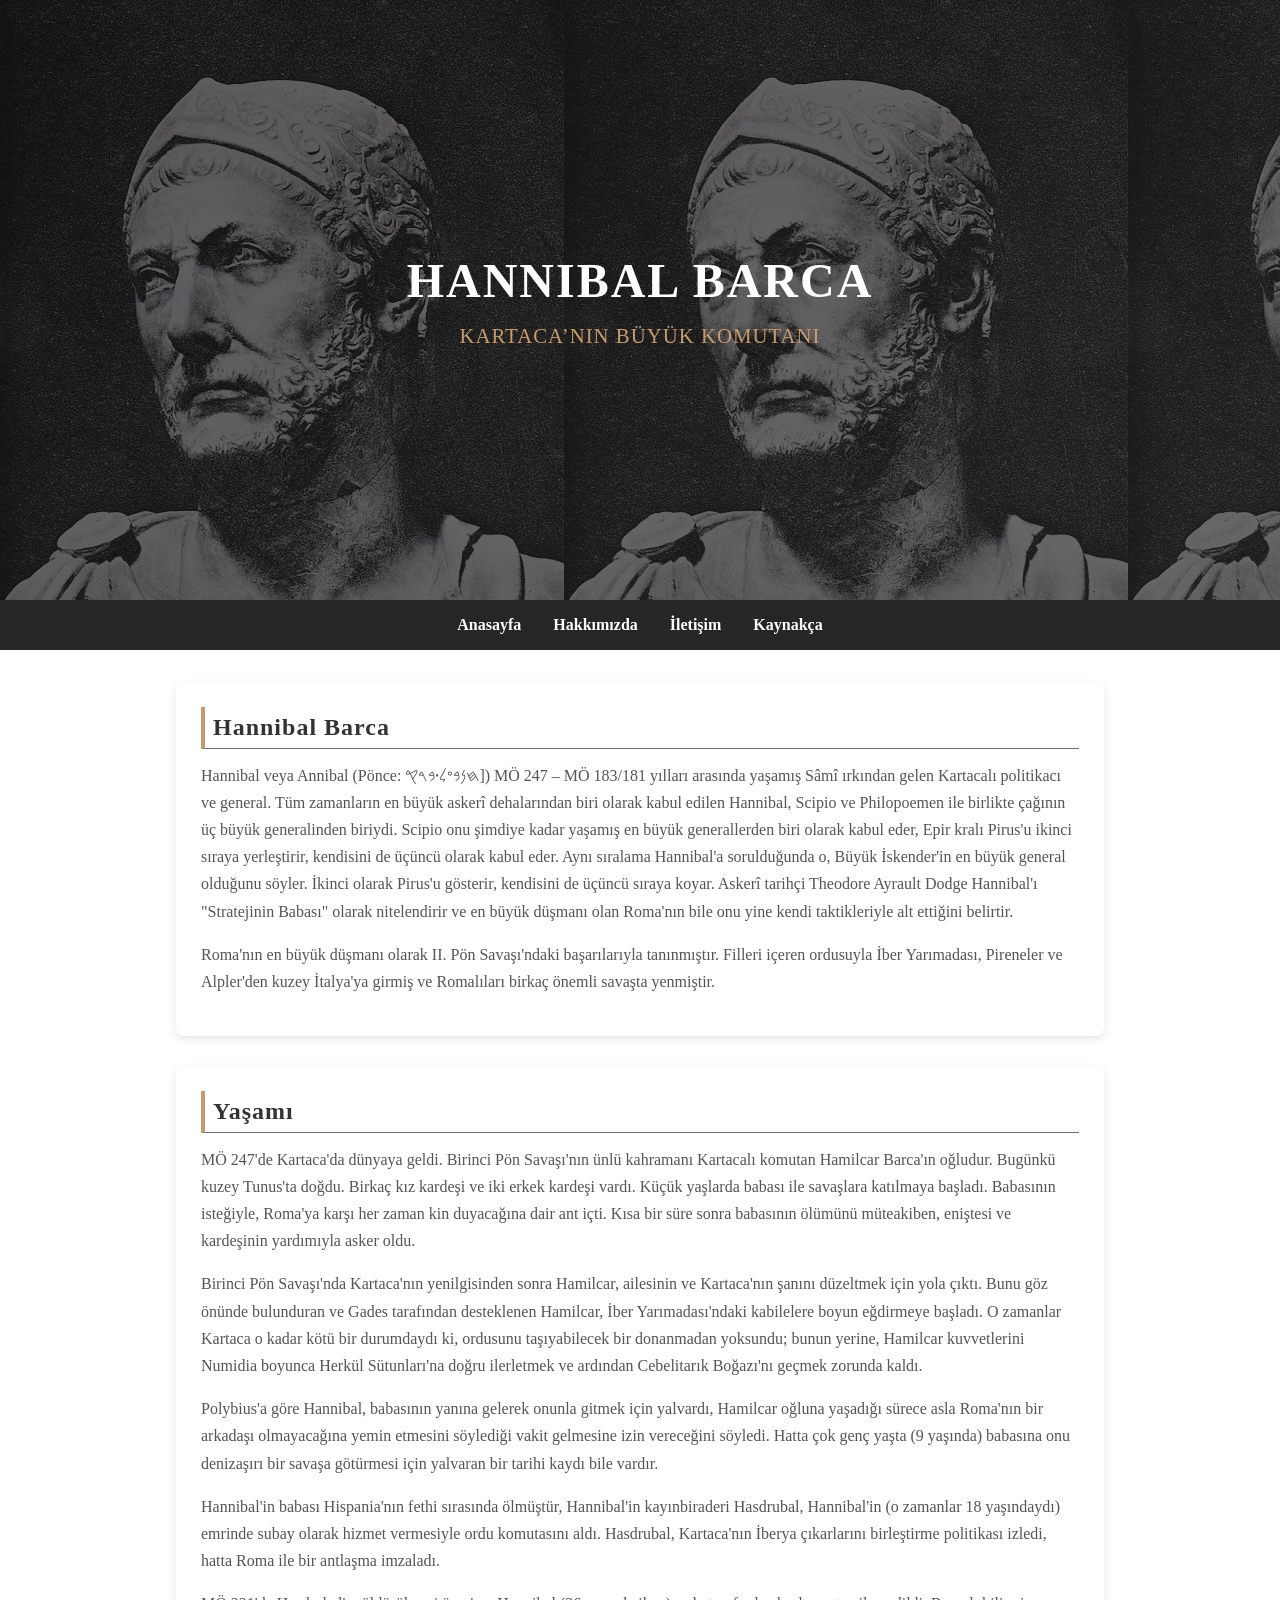
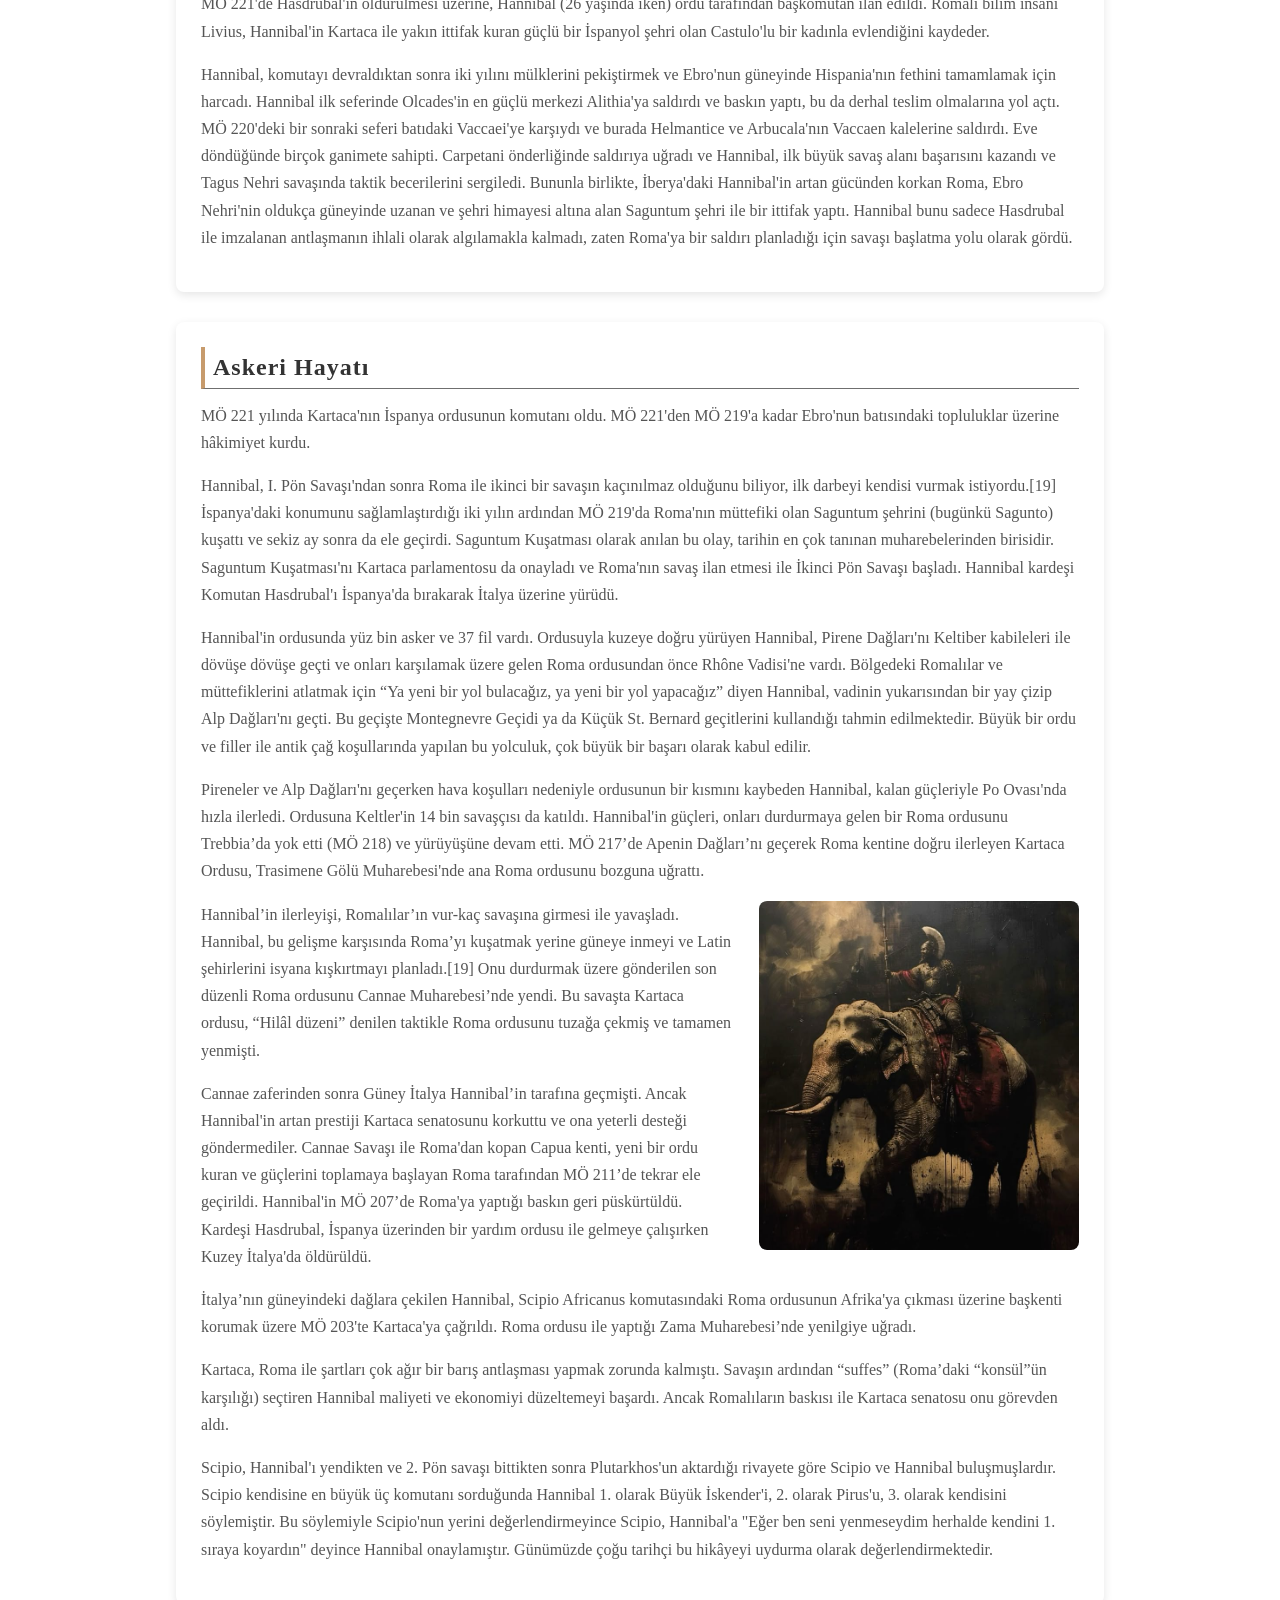
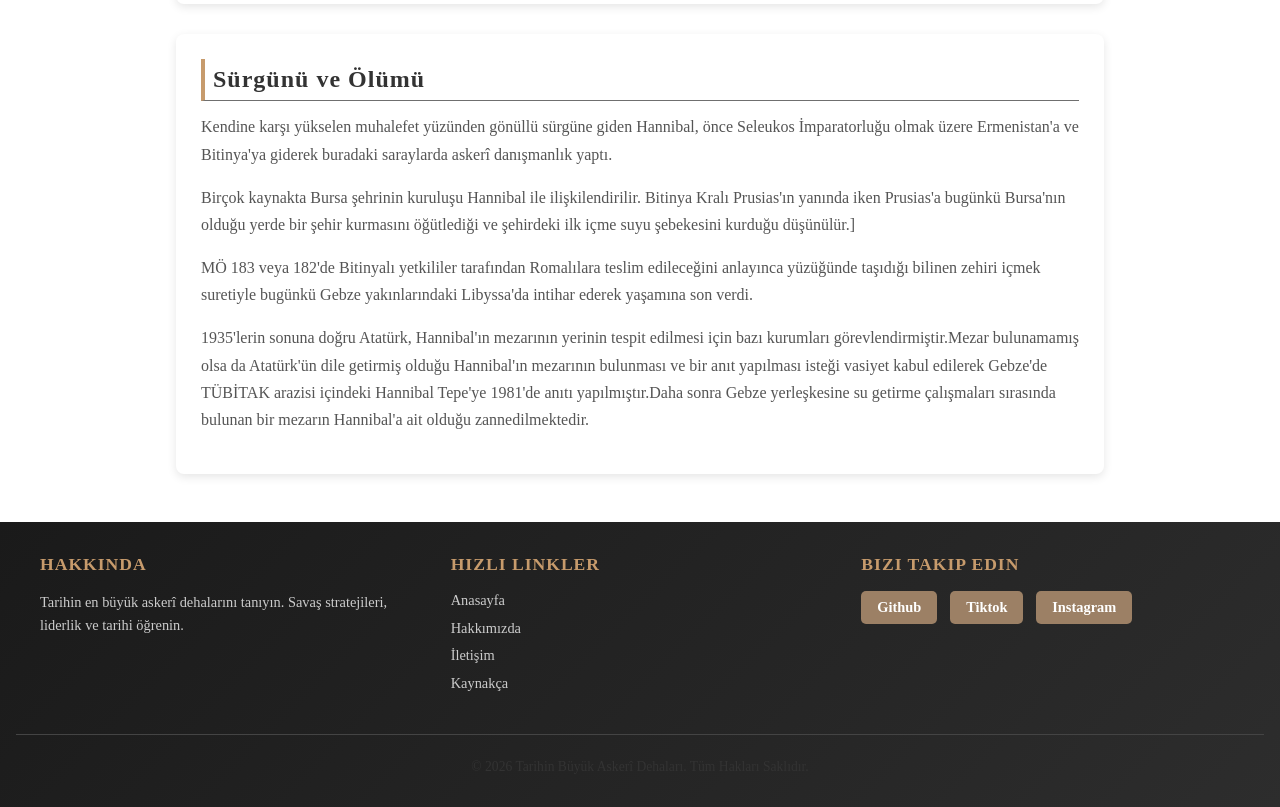
<file: Hannibal_Barca.html>
<!DOCTYPE html>
<html lang="en">

<head>
    <meta charset="UTF-8">
    <meta name="viewport" content="width=device-width, initial-scale=1.0">
    <title>Hannibal Barca</title>
    <link rel="stylesheet" href="css/karakter.css">
</head>

<body>
    <header class="header-hannibal">
        <div class="container">
            <h1>Hannibal Barca <span>Kartaca’nın Büyük Komutanı</span></h1>


        </div>
    </header>
    <nav class="navbar">

        <ul>
            <li><a href="index.html">Anasayfa</a></li>
            <li><a href="about.html">Hakkımızda</a></li>
            <li><a href="contact.html">İletişim</a></li>
            <li><a href="#">Kaynakça</a></li>
        </ul>
    </nav>
    <main>
        <div class="container">
            <div class="text">
                <h2>Hannibal Barca</h2>
                <p>Hannibal veya Annibal (Pönce: 𐤇𐤍𐤁𐤏𐤋𐤟𐤁𐤓𐤒])
                    MÖ 247 – MÖ 183/181 yılları arasında yaşamış
                    Sâmî ırkından gelen Kartacalı politikacı ve general. Tüm
                    zamanların en büyük askerî dehalarından biri olarak
                    kabul edilen Hannibal, Scipio ve Philopoemen ile
                    birlikte çağının üç büyük generalinden biriydi.
                    Scipio onu şimdiye kadar yaşamış en büyük generallerden
                    biri olarak kabul eder, Epir kralı Pirus'u ikinci sıraya
                    yerleştirir, kendisini de üçüncü olarak kabul eder.
                    Aynı sıralama Hannibal'a sorulduğunda o, Büyük
                    İskender'in en büyük general olduğunu söyler. İkinci
                    olarak Pirus'u gösterir, kendisini de üçüncü sıraya
                    koyar. Askerî tarihçi Theodore Ayrault Dodge
                    Hannibal'ı "Stratejinin Babası" olarak nitelendirir
                    ve en büyük düşmanı olan Roma'nın bile onu yine kendi
                    taktikleriyle alt ettiğini belirtir.</p>
                <p>Roma'nın en büyük düşmanı olarak II. Pön Savaşı'ndaki
                    başarılarıyla tanınmıştır. Filleri içeren ordusuyla İber
                    Yarımadası, Pireneler ve Alpler'den kuzey İtalya'ya
                    girmiş ve Romalıları birkaç önemli savaşta
                    yenmiştir.</p>
            </div>
            <div class="text">
                <h2>Yaşamı</h2>
                <p>MÖ 247'de Kartaca'da dünyaya geldi. Birinci Pön
                    Savaşı'nın ünlü kahramanı Kartacalı komutan Hamilcar Barca'ın
                    oğludur. Bugünkü kuzey Tunus'ta doğdu. Birkaç kız
                    kardeşi ve iki erkek kardeşi vardı. Küçük yaşlarda
                    babası ile savaşlara katılmaya başladı. Babasının
                    isteğiyle, Roma'ya karşı her zaman kin duyacağına dair
                    ant içti. Kısa bir süre sonra babasının ölümünü
                    müteakiben, eniştesi ve kardeşinin yardımıyla asker
                    oldu.</p>
                <p>Birinci Pön Savaşı'nda Kartaca'nın yenilgisinden sonra
                    Hamilcar, ailesinin ve Kartaca'nın şanını düzeltmek için
                    yola çıktı. Bunu göz önünde bulunduran ve Gades
                    tarafından desteklenen Hamilcar, İber Yarımadası'ndaki
                    kabilelere boyun eğdirmeye başladı. O zamanlar Kartaca o
                    kadar kötü bir durumdaydı ki, ordusunu taşıyabilecek bir
                    donanmadan yoksundu; bunun yerine, Hamilcar kuvvetlerini
                    Numidia boyunca Herkül Sütunları'na doğru ilerletmek ve
                    ardından Cebelitarık Boğazı'nı geçmek zorunda
                    kaldı.</p>
                <p>Polybius'a göre Hannibal, babasının yanına gelerek onunla
                    gitmek için yalvardı, Hamilcar oğluna yaşadığı sürece
                    asla Roma'nın bir arkadaşı olmayacağına yemin etmesini
                    söylediği vakit gelmesine izin vereceğini söyledi. Hatta
                    çok genç yaşta (9 yaşında) babasına onu denizaşırı bir
                    savaşa götürmesi için yalvaran bir tarihi kaydı bile
                    vardır.</p>
                <p>Hannibal'in babası Hispania'nın fethi sırasında
                    ölmüştür, Hannibal'in kayınbiraderi Hasdrubal,
                    Hannibal'in (o zamanlar 18 yaşındaydı) emrinde subay
                    olarak hizmet vermesiyle ordu komutasını aldı.
                    Hasdrubal, Kartaca'nın İberya çıkarlarını birleştirme
                    politikası izledi, hatta Roma ile bir antlaşma
                    imzaladı.</p>
                <p>MÖ 221'de Hasdrubal'ın öldürülmesi üzerine, Hannibal (26
                    yaşında iken) ordu tarafından başkomutan ilan edildi.
                    Romalı bilim insanı Livius, Hannibal'in Kartaca ile
                    yakın ittifak kuran güçlü bir İspanyol şehri olan
                    Castulo'lu bir kadınla evlendiğini kaydeder.</p>
                <p>Hannibal, komutayı devraldıktan sonra iki yılını
                    mülklerini pekiştirmek ve Ebro'nun güneyinde
                    Hispania'nın fethini tamamlamak için harcadı. Hannibal
                    ilk seferinde Olcades'in en güçlü merkezi Alithia'ya
                    saldırdı ve baskın yaptı, bu da derhal teslim olmalarına
                    yol açtı. MÖ 220'deki bir sonraki seferi batıdaki
                    Vaccaei'ye karşıydı ve burada Helmantice ve Arbucala'nın
                    Vaccaen kalelerine saldırdı. Eve döndüğünde birçok
                    ganimete sahipti. Carpetani önderliğinde saldırıya
                    uğradı ve Hannibal, ilk büyük savaş alanı başarısını
                    kazandı ve Tagus Nehri savaşında taktik becerilerini
                    sergiledi. Bununla birlikte, İberya'daki Hannibal'in
                    artan gücünden korkan Roma, Ebro Nehri'nin oldukça
                    güneyinde uzanan ve şehri himayesi altına alan Saguntum
                    şehri ile bir ittifak yaptı. Hannibal bunu sadece
                    Hasdrubal ile imzalanan antlaşmanın ihlali olarak
                    algılamakla kalmadı, zaten Roma'ya bir saldırı
                    planladığı için savaşı başlatma yolu olarak gördü.</p>

            </div>
            <div class="text">
                <h2>Askeri Hayatı</h2>
                <p>MÖ 221 yılında Kartaca'nın İspanya ordusunun komutanı
                    oldu. MÖ 221'den MÖ 219'a kadar Ebro'nun batısındaki
                    topluluklar üzerine hâkimiyet kurdu.</p>
                <p>Hannibal, I. Pön Savaşı'ndan sonra Roma ile ikinci bir
                    savaşın kaçınılmaz olduğunu biliyor, ilk darbeyi kendisi
                    vurmak istiyordu.[19] İspanya'daki konumunu
                    sağlamlaştırdığı iki yılın ardından MÖ 219'da Roma'nın
                    müttefiki olan Saguntum şehrini (bugünkü Sagunto)
                    kuşattı ve sekiz ay sonra da ele geçirdi. Saguntum
                    Kuşatması olarak anılan bu olay, tarihin en çok tanınan
                    muharebelerinden birisidir. Saguntum Kuşatması'nı
                    Kartaca parlamentosu da onayladı ve Roma'nın savaş ilan
                    etmesi ile İkinci Pön Savaşı başladı. Hannibal kardeşi
                    Komutan Hasdrubal'ı İspanya'da bırakarak İtalya üzerine
                    yürüdü.</p>
                <p>Hannibal'in ordusunda yüz bin asker ve 37 fil vardı.
                    Ordusuyla kuzeye doğru yürüyen Hannibal, Pirene
                    Dağları'nı Keltiber kabileleri ile dövüşe dövüşe geçti
                    ve onları karşılamak üzere gelen Roma ordusundan önce
                    Rhône Vadisi'ne vardı. Bölgedeki Romalılar ve
                    müttefiklerini atlatmak için “Ya yeni bir yol bulacağız,
                    ya yeni bir yol yapacağız” diyen Hannibal, vadinin
                    yukarısından bir yay çizip Alp Dağları'nı geçti. Bu
                    geçişte Montegnevre Geçidi ya da Küçük St. Bernard
                    geçitlerini kullandığı tahmin edilmektedir. Büyük bir
                    ordu ve filler ile antik çağ koşullarında yapılan bu
                    yolculuk, çok büyük bir başarı olarak kabul
                    edilir.</p>
                <p>Pireneler ve Alp Dağları'nı geçerken hava koşulları
                    nedeniyle ordusunun bir kısmını kaybeden Hannibal, kalan
                    güçleriyle Po Ovası'nda hızla ilerledi. Ordusuna
                    Keltler'in 14 bin savaşçısı da katıldı. Hannibal'in
                    güçleri, onları durdurmaya gelen bir Roma ordusunu
                    Trebbia’da yok etti (MÖ 218) ve yürüyüşüne devam etti.
                    MÖ 217’de Apenin Dağları’nı geçerek Roma kentine doğru
                    ilerleyen Kartaca Ordusu, Trasimene Gölü Muharebesi'nde
                    ana Roma ordusunu bozguna uğrattı.</p>
                <div class="kenarresimsag">
                    <img src="images/hannibalslider.jpg" alt>
                </div>
                <p>Hannibal’in ilerleyişi, Romalılar’ın vur-kaç savaşına
                    girmesi ile yavaşladı. Hannibal, bu gelişme karşısında
                    Roma’yı kuşatmak yerine güneye inmeyi ve Latin
                    şehirlerini isyana kışkırtmayı planladı.[19] Onu
                    durdurmak üzere gönderilen son düzenli Roma ordusunu
                    Cannae Muharebesi’nde yendi. Bu savaşta Kartaca ordusu,
                    “Hilâl düzeni” denilen taktikle Roma ordusunu tuzağa
                    çekmiş ve tamamen yenmişti.</p>
                <p>Cannae zaferinden sonra Güney İtalya Hannibal’in tarafına
                    geçmişti. Ancak Hannibal'in artan prestiji Kartaca
                    senatosunu korkuttu ve ona yeterli desteği
                    göndermediler. Cannae Savaşı ile Roma'dan kopan Capua
                    kenti, yeni bir ordu kuran ve güçlerini toplamaya
                    başlayan Roma tarafından MÖ 211’de tekrar ele geçirildi.
                    Hannibal'in MÖ 207’de Roma'ya yaptığı baskın geri
                    püskürtüldü. Kardeşi Hasdrubal, İspanya üzerinden bir
                    yardım ordusu ile gelmeye çalışırken Kuzey İtalya'da
                    öldürüldü.</p>
                <p>İtalya’nın güneyindeki dağlara çekilen Hannibal, Scipio
                    Africanus komutasındaki Roma ordusunun Afrika'ya çıkması
                    üzerine başkenti korumak üzere MÖ 203'te Kartaca'ya
                    çağrıldı. Roma ordusu ile yaptığı Zama Muharebesi’nde
                    yenilgiye uğradı.</p>
                <p>Kartaca, Roma ile şartları çok ağır bir barış antlaşması
                    yapmak zorunda kalmıştı. Savaşın ardından “suffes”
                    (Roma’daki “konsül”ün karşılığı) seçtiren Hannibal
                    maliyeti ve ekonomiyi düzeltemeyi başardı. Ancak
                    Romalıların baskısı ile Kartaca senatosu onu görevden
                    aldı.</p>
                <p>Scipio, Hannibal'ı yendikten ve 2. Pön savaşı bittikten
                    sonra Plutarkhos'un aktardığı rivayete göre Scipio ve
                    Hannibal buluşmuşlardır. Scipio kendisine en büyük üç
                    komutanı sorduğunda Hannibal 1. olarak Büyük İskender'i,
                    2. olarak Pirus'u, 3. olarak kendisini söylemiştir. Bu
                    söylemiyle Scipio'nun yerini değerlendirmeyince Scipio,
                    Hannibal'a
                    "Eğer ben seni yenmeseydim herhalde kendini 1. sıraya koyardın"
                    deyince Hannibal onaylamıştır. Günümüzde çoğu tarihçi bu
                    hikâyeyi uydurma olarak değerlendirmektedir.</p>
            </div>
            <div class="text">
                <h2>Sürgünü ve Ölümü</h2>
                <p>Kendine karşı yükselen muhalefet yüzünden gönüllü sürgüne
                    giden Hannibal, önce Seleukos İmparatorluğu olmak üzere
                    Ermenistan'a ve Bitinya'ya giderek buradaki saraylarda
                    askerî danışmanlık yaptı.</p>
                <p>Birçok kaynakta Bursa şehrinin kuruluşu Hannibal ile
                    ilişkilendirilir. Bitinya Kralı Prusias'ın yanında iken
                    Prusias'a bugünkü Bursa'nın olduğu yerde bir şehir
                    kurmasını öğütlediği ve şehirdeki ilk içme suyu
                    şebekesini kurduğu düşünülür.]</p>
                <p>MÖ 183 veya 182'de Bitinyalı yetkililer tarafından
                    Romalılara teslim edileceğini anlayınca yüzüğünde
                    taşıdığı bilinen zehiri içmek suretiyle bugünkü Gebze
                    yakınlarındaki Libyssa'da intihar ederek yaşamına son
                    verdi.</p>
                <p>1935'lerin sonuna doğru Atatürk, Hannibal'ın mezarının
                    yerinin tespit edilmesi için bazı kurumları
                    görevlendirmiştir.Mezar bulunamamış olsa da Atatürk'ün
                    dile getirmiş olduğu Hannibal'ın mezarının bulunması ve
                    bir anıt yapılması isteği vasiyet kabul edilerek
                    Gebze'de TÜBİTAK arazisi içindeki Hannibal Tepe'ye
                    1981'de anıtı yapılmıştır.Daha sonra Gebze yerleşkesine
                    su getirme çalışmaları sırasında bulunan bir mezarın
                    Hannibal'a ait olduğu zannedilmektedir.</p>
            </div>
    </main>
    <footer>
        <div class="footer-container">

            <div class="footer-section">
                <h3>Hakkında</h3>
                <p>Tarihin en büyük askerî dehalarını tanıyın. Savaş stratejileri, liderlik ve tarihi öğrenin.</p>
            </div>


            <div class="footer-section">
                <h3>Hızlı Linkler</h3>
                <ul>
                    <li><a href="index.html">Anasayfa</a></li>
                    <li><a href="about.html">Hakkımızda</a></li>
                    <li><a href="contact.htm">İletişim</a></li>
                    <li><a href="#">Kaynakça</a></li>
                </ul>
            </div>


            <div class="footer-section">
                <h3>Bizi Takip Edin</h3>
                <div class="social-links">
                    <a href="https://github.com/rullyz-f" class="social-icon">Github</a>
                    <a href="https://www.tiktok.com/@hamzzatahirr_?lang=tr-TR" class="social-icon">Tiktok</a>
                    <a href="https://www.instagram.com/hamzzatahirr_/" class="social-icon">Instagram</a>
                </div>
            </div>
        </div>


        <div class="footer-bottom">
            <p>&copy; 2026 Tarihin Büyük Askerî Dehaları. Tüm Hakları Saklıdır.</p>
        </div>
    </footer>
    <button id="backToTopBtn" class="back-to-top">
        ⬆️
    </button>

    <script>

        const backToTopBtn = document.getElementById('backToTopBtn');


        window.addEventListener('scroll', function () {
            if (window.pageYOffset > 300) {
                backToTopBtn.classList.add('show');
            } else {
                backToTopBtn.classList.remove('show');
            }
        });


        backToTopBtn.addEventListener('click', function () {
            window.scrollTo({
                top: 0,
                behavior: 'smooth'
            });
        });
    </script>
    </div>
</body>
</file>
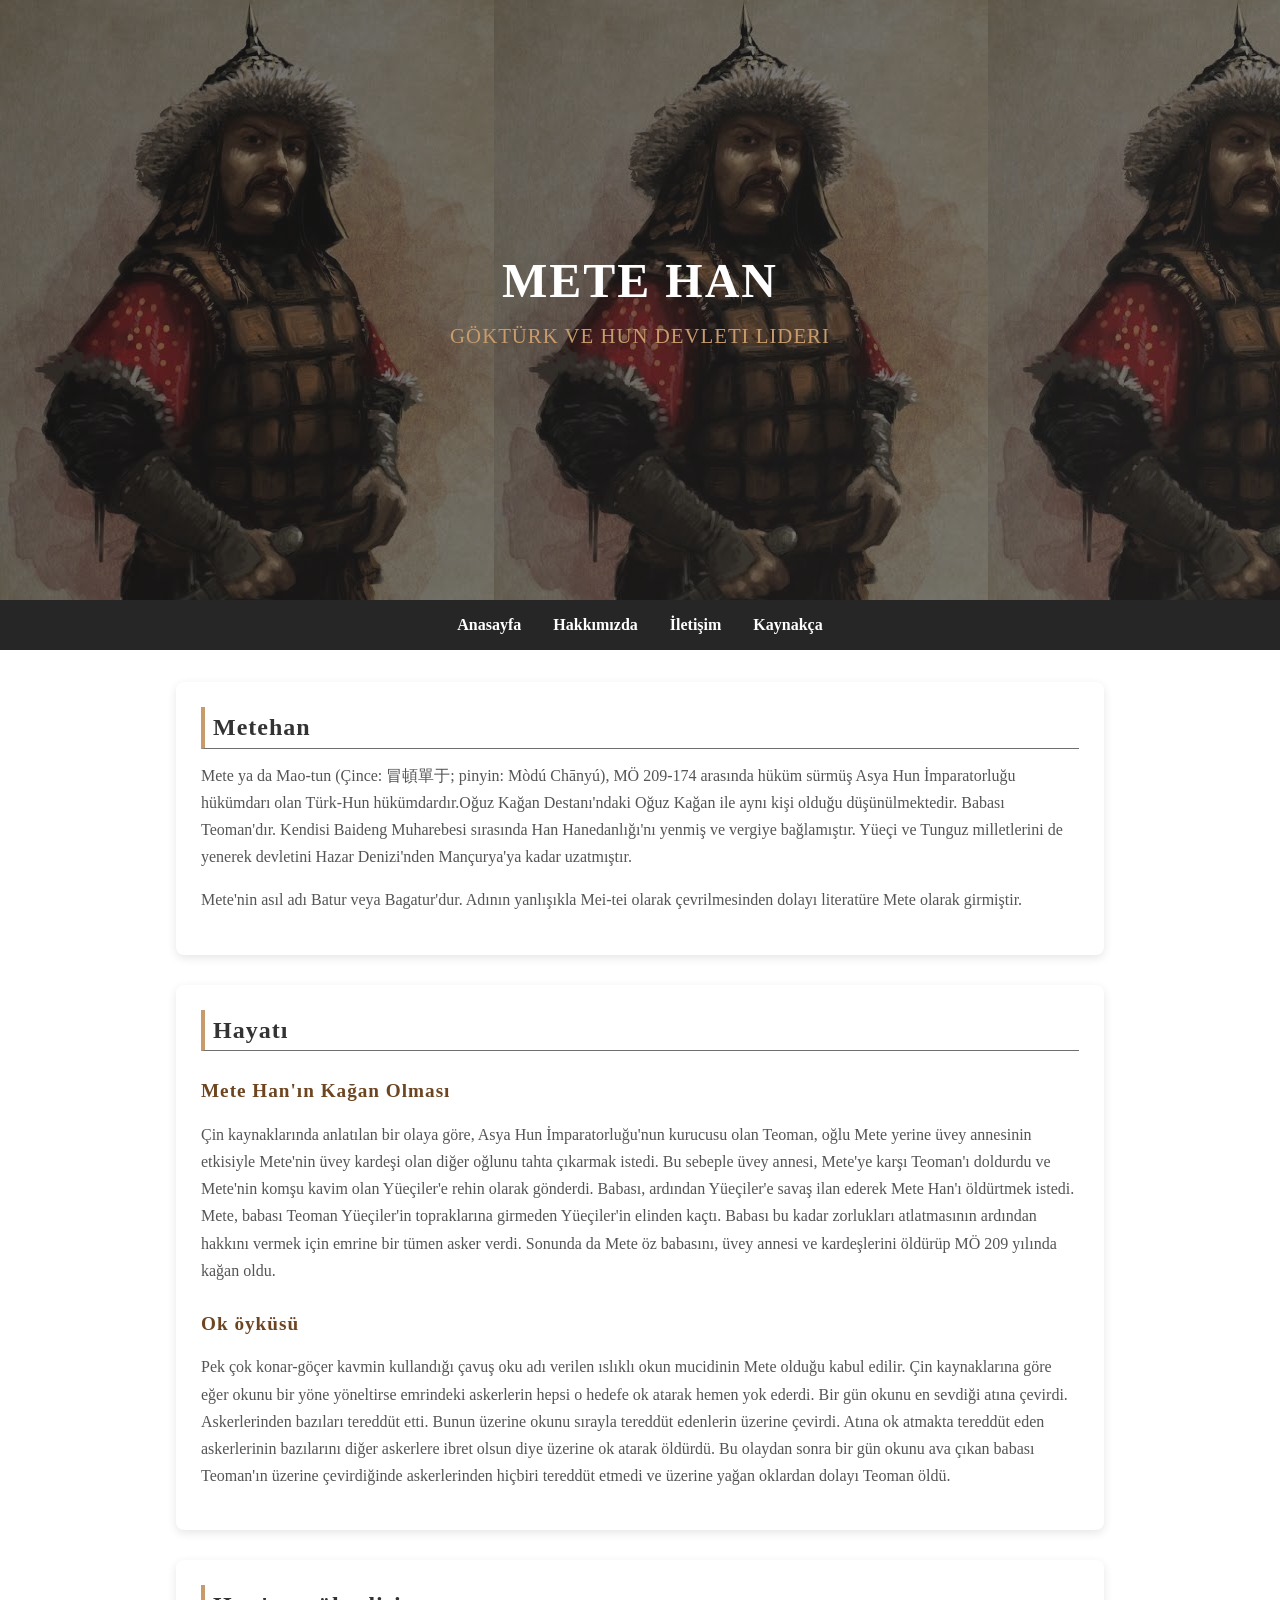
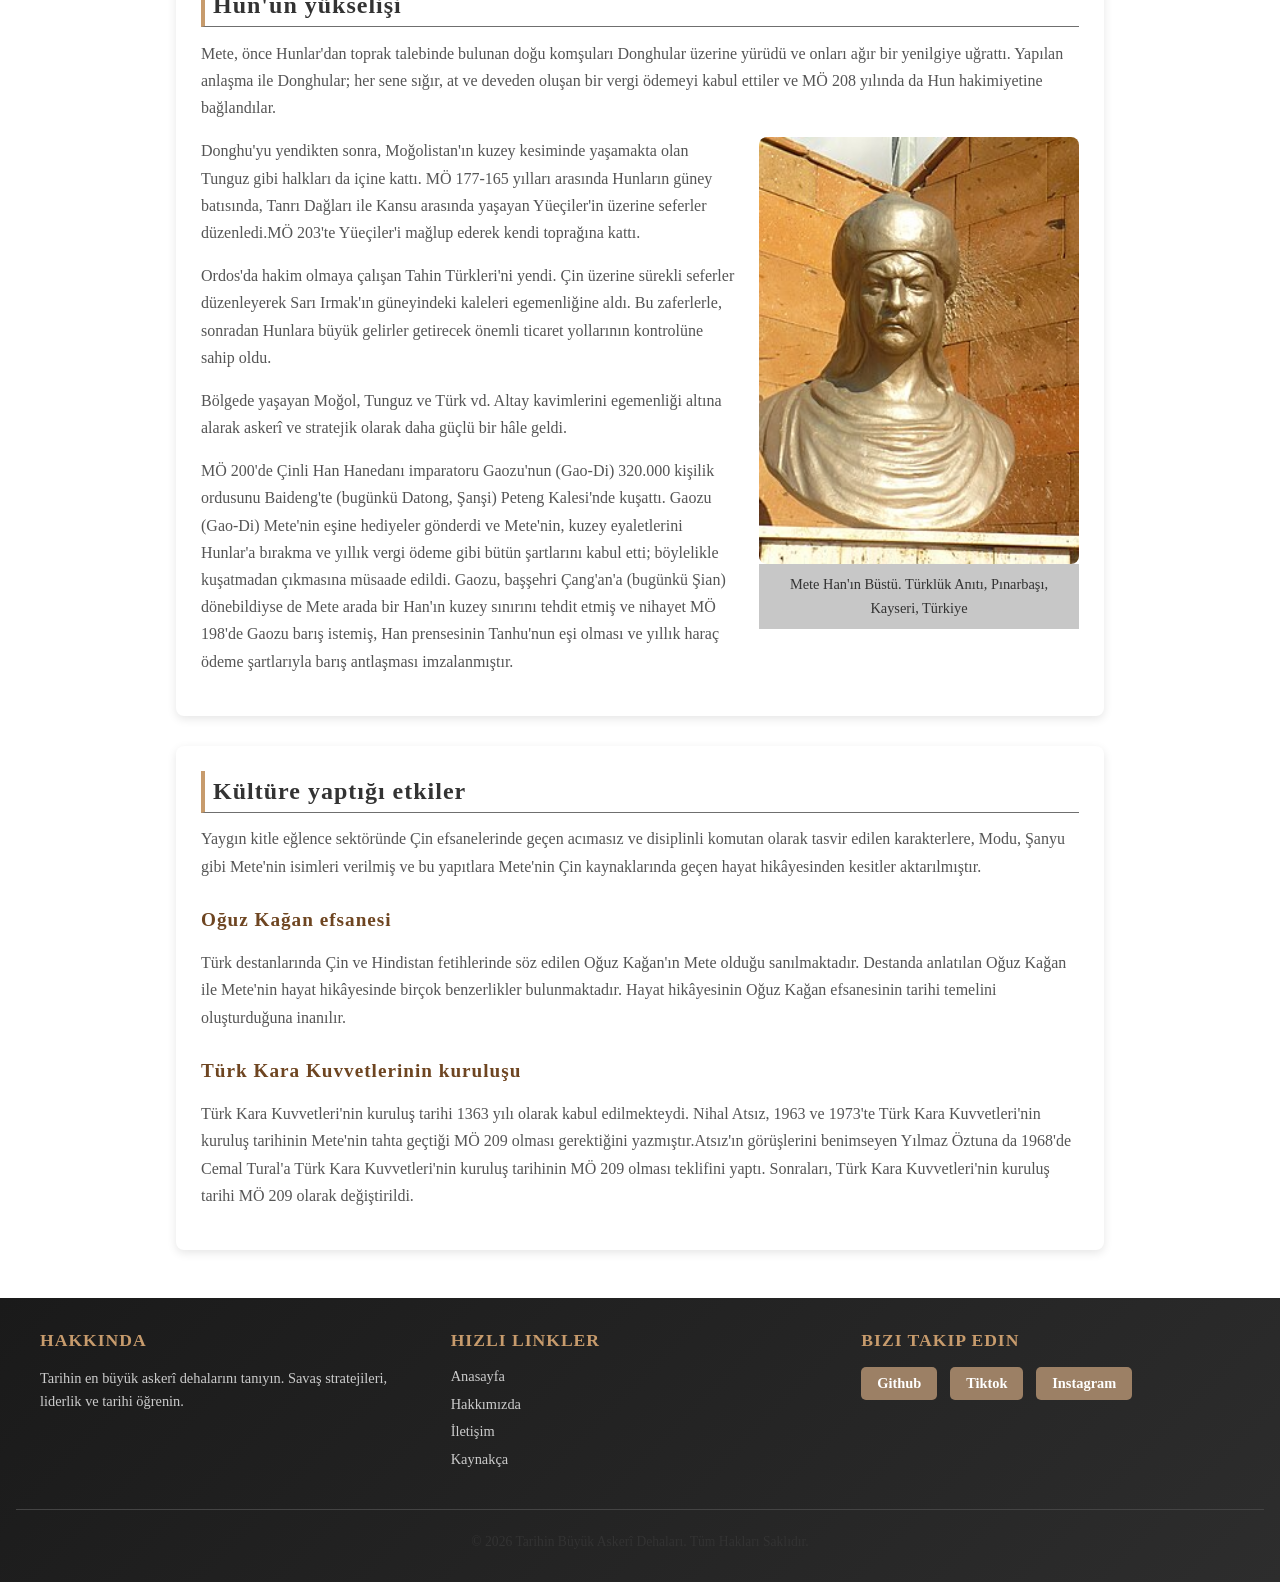
<file: Metehan.html>
<!DOCTYPE html>
<html lang="en">

<head>
    <meta charset="UTF-8">
    <meta name="viewport" content="width=device-width, initial-scale=1.0">
    <title>Metehan</title>
    <link rel="stylesheet" href="css/karakter.css">
</head>

<body>
    <header class="header-metehan">
        <div class="container">
            <h1>Mete Han <span>Göktürk ve Hun Devleti Lideri</span></h1>
    </header>
    <nav class="navbar">

        <ul>
            <li><a href="index.html">Anasayfa</a></li>
            <li><a href="about.html">Hakkımızda</a></li>
            <li><a href="contact.html">İletişim</a></li>
            <li><a href="#">Kaynakça</a></li>
        </ul>
    </nav>
    </div>
    <main>
        <div class="container">
            <div class="text">
                <h2>Metehan</h2>
                <p>Mete ya da Mao-tun (Çince: 冒頓單于; pinyin: Mòdú Chānyú), MÖ
                    209-174 arasında hüküm sürmüş Asya Hun İmparatorluğu
                    hükümdarı olan Türk-Hun hükümdardır.Oğuz Kağan
                    Destanı'ndaki Oğuz Kağan ile aynı kişi olduğu
                    düşünülmektedir. Babası Teoman'dır. Kendisi Baideng
                    Muharebesi sırasında Han Hanedanlığı'nı yenmiş ve
                    vergiye bağlamıştır. Yüeçi ve Tunguz milletlerini de
                    yenerek devletini Hazar Denizi'nden Mançurya'ya kadar
                    uzatmıştır.</p>
                <p>Mete'nin asıl adı Batur veya Bagatur'dur. Adının
                    yanlışıkla Mei-tei olarak çevrilmesinden dolayı
                    literatüre Mete olarak girmiştir.</p>
            </div>
            <div class="text">
                <h2>Hayatı</h2>
                <h3>Mete Han'ın Kağan Olması</h3>
                <p>Çin kaynaklarında anlatılan bir olaya göre, Asya Hun
                    İmparatorluğu'nun kurucusu olan Teoman, oğlu Mete yerine
                    üvey annesinin etkisiyle Mete'nin üvey kardeşi olan
                    diğer oğlunu tahta çıkarmak istedi. Bu sebeple üvey
                    annesi, Mete'ye karşı Teoman'ı doldurdu ve Mete'nin
                    komşu kavim olan Yüeçiler'e rehin olarak gönderdi.
                    Babası, ardından Yüeçiler'e savaş ilan ederek Mete Han'ı
                    öldürtmek istedi. Mete, babası Teoman Yüeçiler'in
                    topraklarına girmeden Yüeçiler'in elinden kaçtı. Babası
                    bu kadar zorlukları atlatmasının ardından hakkını vermek
                    için emrine bir tümen asker verdi. Sonunda da Mete öz
                    babasını, üvey annesi ve kardeşlerini öldürüp MÖ 209
                    yılında kağan oldu.</p>
                <h3>Ok öyküsü</h3>
                <p>
                    Pek çok konar-göçer kavmin kullandığı çavuş oku adı
                    verilen ıslıklı okun mucidinin Mete olduğu kabul edilir.
                    Çin kaynaklarına göre eğer okunu bir yöne yöneltirse
                    emrindeki askerlerin hepsi o hedefe ok atarak hemen yok
                    ederdi. Bir gün okunu en sevdiği atına çevirdi.
                    Askerlerinden bazıları tereddüt etti. Bunun üzerine
                    okunu sırayla tereddüt edenlerin üzerine çevirdi. Atına
                    ok atmakta tereddüt eden askerlerinin bazılarını diğer
                    askerlere ibret olsun diye üzerine ok atarak öldürdü. Bu
                    olaydan sonra bir gün okunu ava çıkan babası Teoman'ın
                    üzerine çevirdiğinde askerlerinden hiçbiri tereddüt
                    etmedi ve üzerine yağan oklardan dolayı Teoman öldü.
                </p>

            </div>
            <div class="text">
                <h2>Hun'un yükselişi</h2>
                <p>Mete, önce Hunlar'dan toprak talebinde bulunan doğu
                    komşuları Donghular üzerine yürüdü ve onları ağır bir
                    yenilgiye uğrattı. Yapılan anlaşma ile Donghular; her
                    sene sığır, at ve deveden oluşan bir vergi ödemeyi kabul
                    ettiler ve MÖ 208 yılında da Hun hakimiyetine
                    bağlandılar.</p>
                <div class="kenarresimsag">
                    <img src="images/meteanit.JPG" alt>
                    <p>Mete Han'ın Büstü. Türklük Anıtı, Pınarbaşı, Kayseri,
                        Türkiye</p>
                </div>
                <p>Donghu'yu yendikten sonra, Moğolistan'ın kuzey kesiminde
                    yaşamakta olan Tunguz gibi halkları da içine kattı. MÖ
                    177-165 yılları arasında Hunların güney batısında, Tanrı
                    Dağları ile Kansu arasında yaşayan Yüeçiler'in üzerine
                    seferler düzenledi.MÖ 203'te Yüeçiler'i mağlup ederek
                    kendi toprağına kattı.</p>
                <p>Ordos'da hakim olmaya çalışan Tahin Türkleri'ni yendi.
                    Çin üzerine sürekli seferler düzenleyerek Sarı Irmak'ın
                    güneyindeki kaleleri egemenliğine aldı. Bu zaferlerle,
                    sonradan Hunlara büyük gelirler getirecek önemli ticaret
                    yollarının kontrolüne sahip oldu.</p>

                <p>Bölgede yaşayan Moğol, Tunguz ve Türk vd. Altay
                    kavimlerini egemenliği altına alarak askerî ve stratejik
                    olarak daha güçlü bir hâle geldi.</p>
                <p>MÖ 200'de Çinli Han Hanedanı imparatoru Gaozu'nun
                    (Gao-Di) 320.000 kişilik ordusunu Baideng'te (bugünkü
                    Datong, Şanşi) Peteng Kalesi'nde kuşattı. Gaozu (Gao-Di)
                    Mete'nin eşine hediyeler gönderdi ve Mete'nin, kuzey
                    eyaletlerini Hunlar'a bırakma ve yıllık vergi ödeme gibi
                    bütün şartlarını kabul etti; böylelikle kuşatmadan
                    çıkmasına müsaade edildi. Gaozu, başşehri Çang'an'a
                    (bugünkü Şian) dönebildiyse de Mete arada bir Han'ın
                    kuzey sınırını tehdit etmiş ve nihayet MÖ 198'de Gaozu
                    barış istemiş, Han prensesinin Tanhu'nun eşi olması ve
                    yıllık haraç ödeme şartlarıyla barış antlaşması
                    imzalanmıştır.</p>
            </div>
            <div class="text">
                <h2>Kültüre yaptığı etkiler</h2>
                <p>Yaygın kitle eğlence sektöründe Çin efsanelerinde geçen
                    acımasız ve disiplinli komutan olarak tasvir edilen
                    karakterlere, Modu, Şanyu gibi Mete'nin isimleri
                    verilmiş ve bu yapıtlara Mete'nin Çin kaynaklarında
                    geçen hayat hikâyesinden kesitler aktarılmıştır.</p>
                <h3>Oğuz Kağan efsanesi</h3>
                <p>Türk destanlarında Çin ve Hindistan fetihlerinde söz
                    edilen Oğuz Kağan'ın Mete olduğu sanılmaktadır. Destanda
                    anlatılan Oğuz Kağan ile Mete'nin hayat hikâyesinde
                    birçok benzerlikler bulunmaktadır. Hayat hikâyesinin
                    Oğuz Kağan efsanesinin tarihi temelini oluşturduğuna
                    inanılır.</p>
                <h3>Türk Kara Kuvvetlerinin kuruluşu</h3>
                <p>Türk Kara Kuvvetleri'nin kuruluş tarihi 1363 yılı olarak kabul edilmekteydi. Nihal Atsız, 1963 ve
                    1973'te Türk Kara Kuvvetleri'nin kuruluş tarihinin Mete'nin tahta geçtiği MÖ 209 olması gerektiğini
                    yazmıştır.Atsız'ın görüşlerini benimseyen Yılmaz Öztuna da 1968'de Cemal Tural'a Türk Kara
                    Kuvvetleri'nin kuruluş tarihinin MÖ 209 olması teklifini yaptı. Sonraları, Türk Kara Kuvvetleri'nin
                    kuruluş tarihi MÖ 209 olarak değiştirildi.</p>


            </div>

        </div>
    </main>
    <footer>
        <div class="footer-container">

            <div class="footer-section">
                <h3>Hakkında</h3>
                <p>Tarihin en büyük askerî dehalarını tanıyın. Savaş stratejileri, liderlik ve tarihi öğrenin.</p>
            </div>


            <div class="footer-section">
                <h3>Hızlı Linkler</h3>
                <ul>
                    <li><a href="index.html">Anasayfa</a></li>
                    <li><a href="about.html">Hakkımızda</a></li>
                    <li><a href="contact.html">İletişim</a></li>
                    <li><a href="#">Kaynakça</a></li>
                </ul>
            </div>


            <div class="footer-section">
                <h3>Bizi Takip Edin</h3>
                <div class="social-links">
                    <a href="https://github.com/rullyz-f" class="social-icon">Github</a>
                    <a href="https://www.tiktok.com/@hamzzatahirr_?lang=tr-TR" class="social-icon">Tiktok</a>
                    <a href="https://www.instagram.com/hamzzatahirr_/" class="social-icon">Instagram</a>
                </div>
            </div>
        </div>


        <div class="footer-bottom">
            <p>&copy; 2026 Tarihin Büyük Askerî Dehaları. Tüm Hakları Saklıdır.</p>
        </div>
        <button id="backToTopBtn" class="back-to-top">
            ⬆️
        </button>

        <script>

            const backToTopBtn = document.getElementById('backToTopBtn');


            window.addEventListener('scroll', function () {
                if (window.pageYOffset > 300) {
                    backToTopBtn.classList.add('show');
                } else {
                    backToTopBtn.classList.remove('show');
                }
            });


            backToTopBtn.addEventListener('click', function () {
                window.scrollTo({
                    top: 0,
                    behavior: 'smooth'
                });
            });
        </script>
    </footer>
</file>
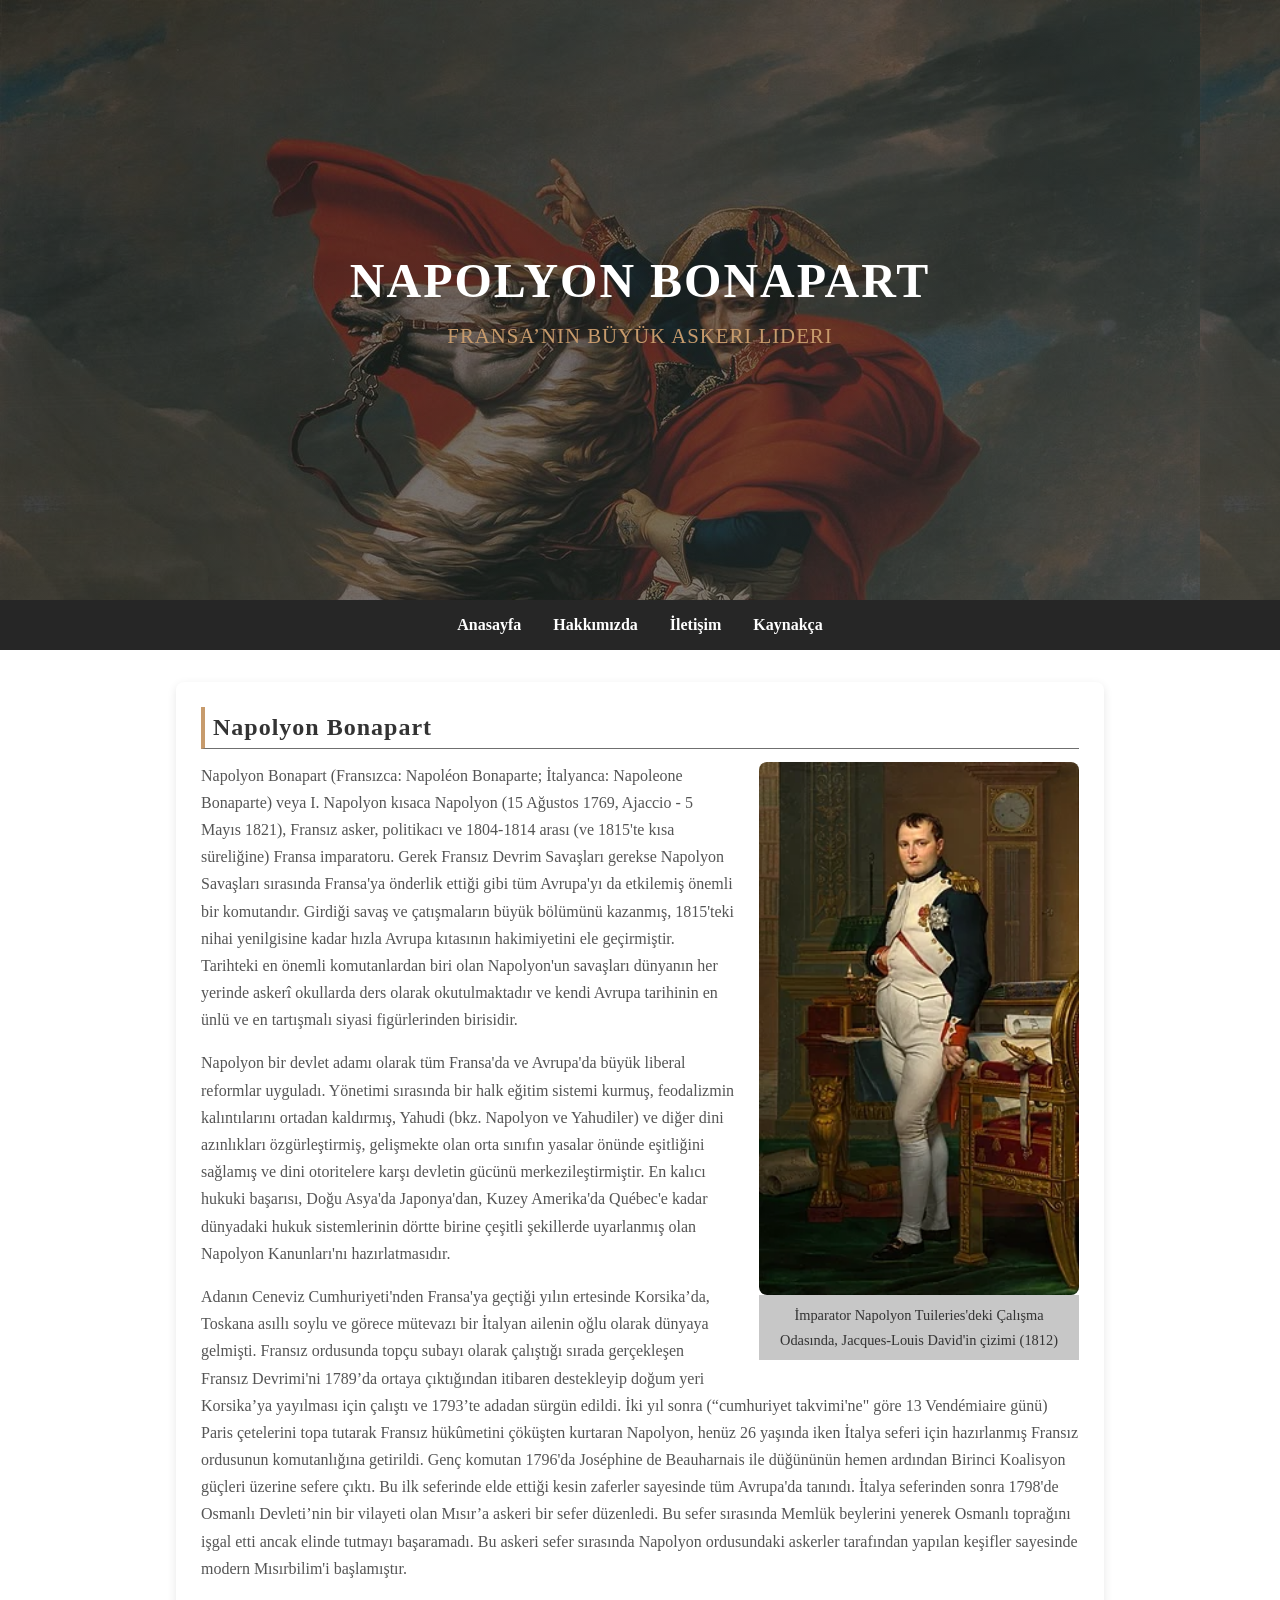
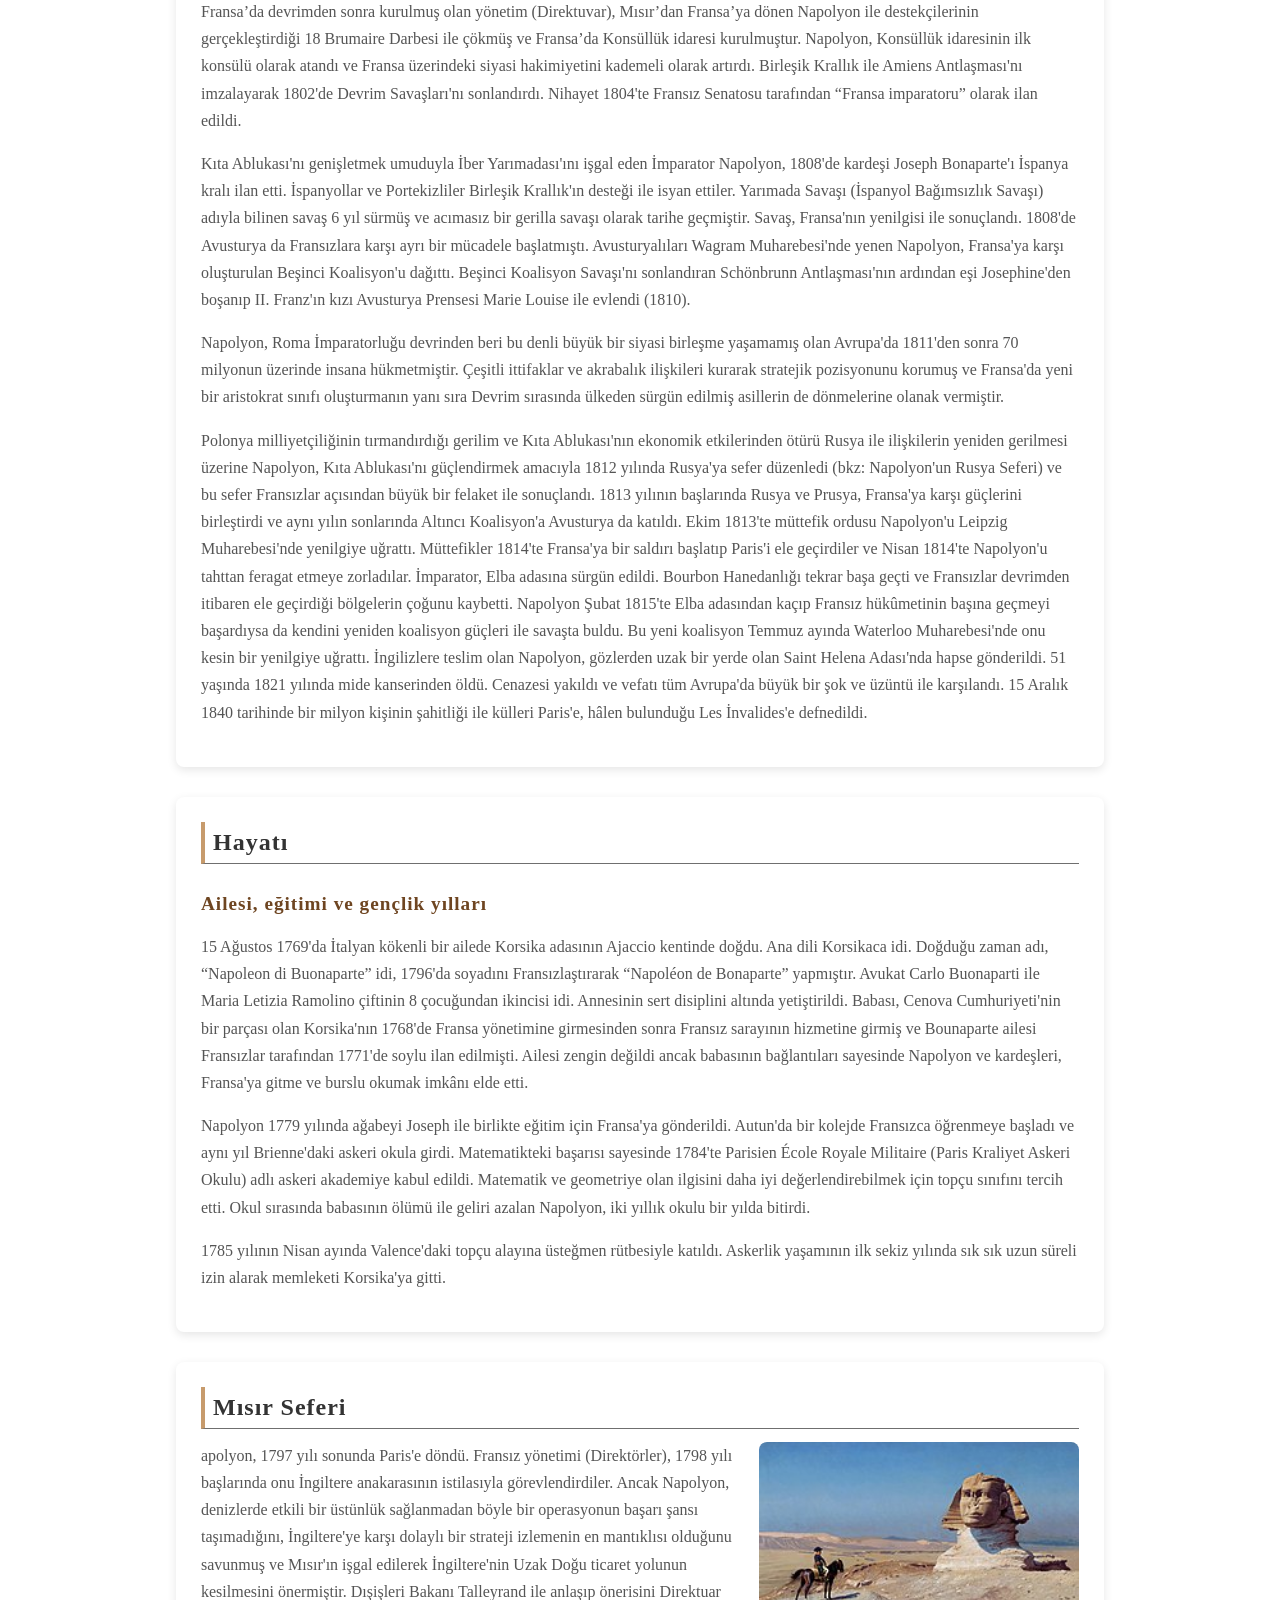
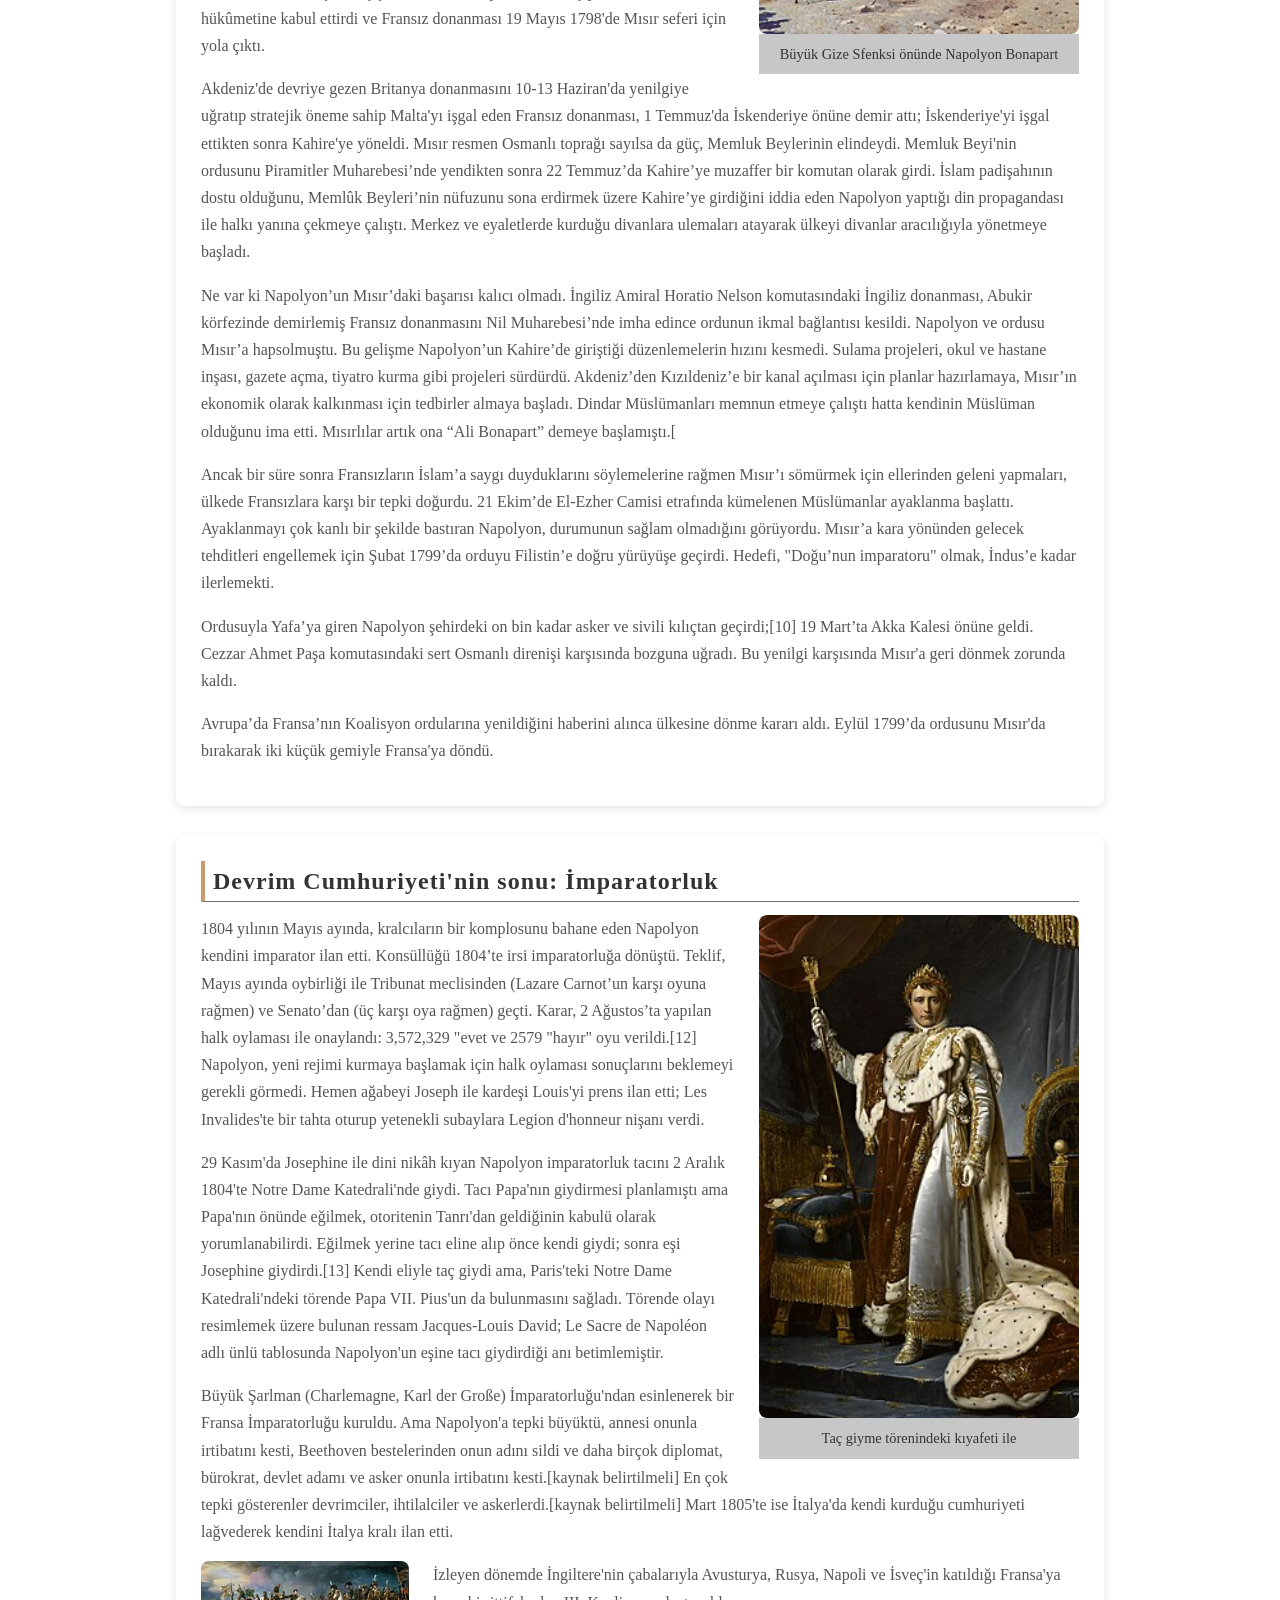
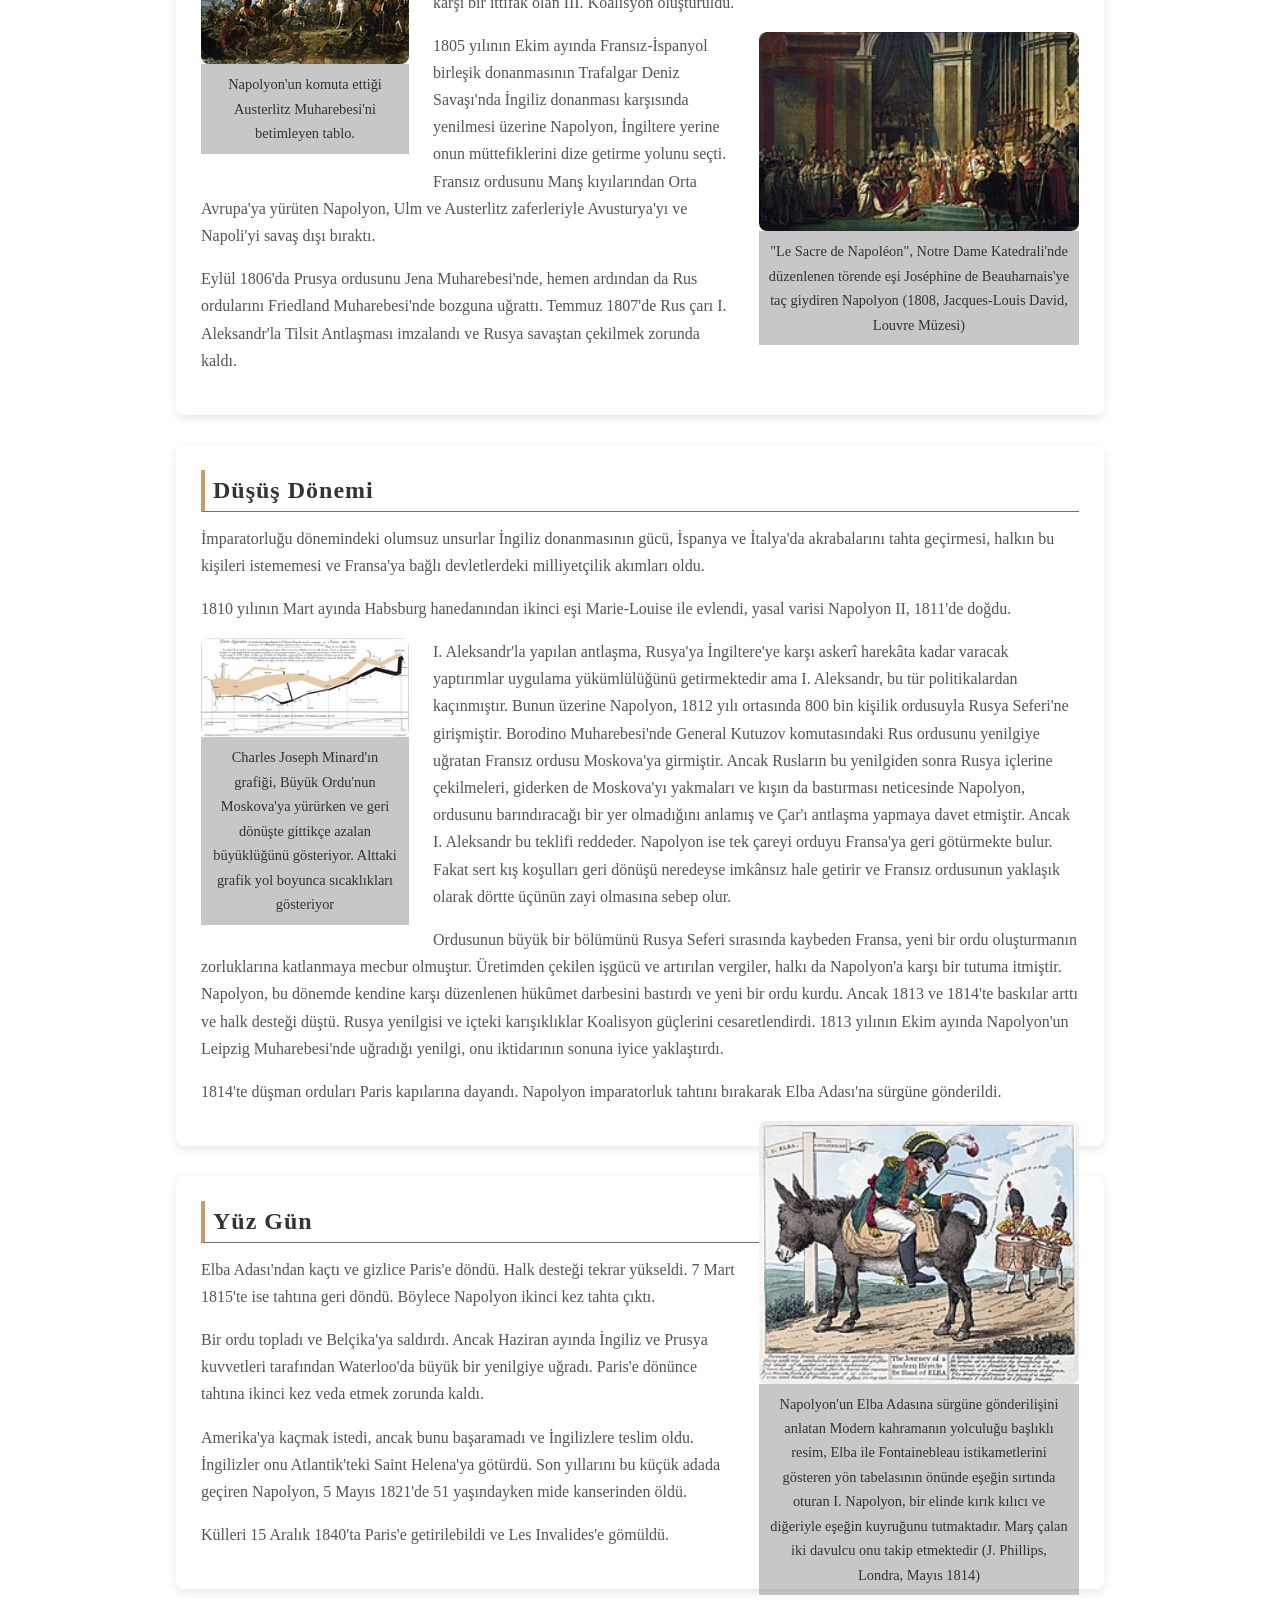
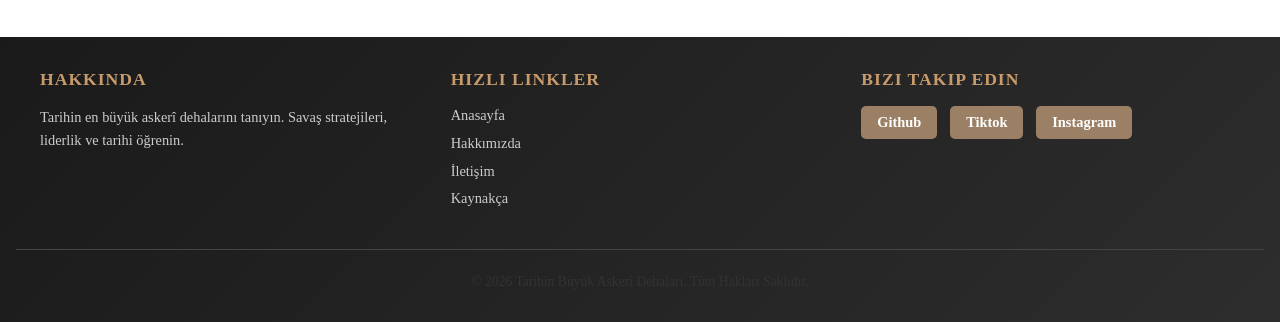
<file: Napolyon_Bonapart.html>
<!DOCTYPE html>
<html lang="en">

<head>
    <meta charset="UTF-8">
    <meta name="viewport" content="width=device-width, initial-scale=1.0">
    <title>Napolyon Bonapart</title>
    <link rel="stylesheet" href="css/karakter.css">
</head>

<body>
    <header class="header-napolyon">
        <div class="container">
            <h1>Napolyon Bonapart <span> Fransa’nın Büyük Askeri
                    Lideri</span></h1>
        </div>
        </div>
    </header>
    <nav class="navbar">
        <ul>
            <li><a href="index.html">Anasayfa</a></li>
            <li><a href="about.html">Hakkımızda</a></li>
            <li><a href="contact.html">İletişim</a></li>
            <li><a href="#">Kaynakça</a></li>
        </ul>

    </nav>
    <main>
        <div class="container">
            <div class="text">
                <h2>Napolyon Bonapart</h2>
                <div class="kenarresimsag">
                    <img src="images/Jacques-Louis_David_-_The_Emperor_Napoleon_in_His_Study_at_the_Tuileries_-_Google_Art_Project.jpg.webp"
                        alt="">
                    <p>İmparator Napolyon Tuileries'deki Çalışma Odasında, Jacques-Louis David'in çizimi (1812)</p>
                </div>
                <p>Napolyon Bonapart (Fransızca: Napoléon Bonaparte; İtalyanca: Napoleone Bonaparte) veya I. Napolyon
                    kısaca Napolyon (15 Ağustos 1769, Ajaccio - 5 Mayıs 1821), Fransız asker, politikacı ve 1804-1814
                    arası (ve 1815'te kısa süreliğine) Fransa imparatoru. Gerek Fransız Devrim Savaşları gerekse
                    Napolyon Savaşları sırasında Fransa'ya önderlik ettiği gibi tüm Avrupa'yı da etkilemiş önemli bir
                    komutandır. Girdiği savaş ve çatışmaların büyük bölümünü kazanmış, 1815'teki nihai yenilgisine kadar
                    hızla Avrupa kıtasının hakimiyetini ele geçirmiştir. Tarihteki en önemli komutanlardan biri olan
                    Napolyon'un savaşları dünyanın her yerinde askerî okullarda ders olarak okutulmaktadır ve kendi
                    Avrupa tarihinin en ünlü ve en tartışmalı siyasi figürlerinden birisidir.</p>
                <p>Napolyon bir devlet adamı olarak tüm Fransa'da ve Avrupa'da büyük liberal reformlar uyguladı.
                    Yönetimi sırasında bir halk eğitim sistemi kurmuş, feodalizmin kalıntılarını ortadan kaldırmış,
                    Yahudi (bkz. Napolyon ve Yahudiler) ve diğer dini azınlıkları özgürleştirmiş, gelişmekte olan orta
                    sınıfın yasalar önünde eşitliğini sağlamış ve dini otoritelere karşı devletin gücünü
                    merkezileştirmiştir. En kalıcı hukuki başarısı, Doğu Asya'da Japonya'dan, Kuzey Amerika'da Québec'e
                    kadar dünyadaki hukuk sistemlerinin dörtte birine çeşitli şekillerde uyarlanmış olan Napolyon
                    Kanunları'nı hazırlatmasıdır.</p>
                <p>Adanın Ceneviz Cumhuriyeti'nden Fransa'ya geçtiği yılın ertesinde Korsika’da, Toskana asıllı soylu ve
                    görece mütevazı bir İtalyan ailenin oğlu olarak dünyaya gelmişti. Fransız ordusunda topçu subayı
                    olarak çalıştığı sırada gerçekleşen Fransız Devrimi'ni 1789’da ortaya çıktığından itibaren
                    destekleyip doğum yeri Korsika’ya yayılması için çalıştı ve 1793’te adadan sürgün edildi. İki yıl
                    sonra (“cumhuriyet takvimi'ne" göre 13 Vendémiaire günü) Paris çetelerini topa tutarak Fransız
                    hükûmetini çöküşten kurtaran Napolyon, henüz 26 yaşında iken İtalya seferi için hazırlanmış Fransız
                    ordusunun komutanlığına getirildi. Genç komutan 1796'da Joséphine de Beauharnais ile düğününün hemen
                    ardından Birinci Koalisyon güçleri üzerine sefere çıktı. Bu ilk seferinde elde ettiği kesin zaferler
                    sayesinde tüm Avrupa'da tanındı. İtalya seferinden sonra 1798'de Osmanlı Devleti’nin bir vilayeti
                    olan Mısır’a askeri bir sefer düzenledi. Bu sefer sırasında Memlük beylerini yenerek Osmanlı
                    toprağını işgal etti ancak elinde tutmayı başaramadı. Bu askeri sefer sırasında Napolyon ordusundaki
                    askerler tarafından yapılan keşifler sayesinde modern Mısırbilim'i başlamıştır.</p>
                <p>Fransa’da devrimden sonra kurulmuş olan yönetim (Direktuvar), Mısır’dan Fransa’ya dönen Napolyon ile
                    destekçilerinin gerçekleştirdiği 18 Brumaire Darbesi ile çökmüş ve Fransa’da Konsüllük idaresi
                    kurulmuştur. Napolyon, Konsüllük idaresinin ilk konsülü olarak atandı ve Fransa üzerindeki siyasi
                    hakimiyetini kademeli olarak artırdı. Birleşik Krallık ile Amiens Antlaşması'nı imzalayarak 1802'de
                    Devrim Savaşları'nı sonlandırdı. Nihayet 1804'te Fransız Senatosu tarafından “Fransa imparatoru”
                    olarak ilan edildi.</p>
                <p>Kıta Ablukası'nı genişletmek umuduyla İber Yarımadası'ını işgal eden İmparator Napolyon, 1808'de
                    kardeşi Joseph Bonaparte'ı İspanya kralı ilan etti. İspanyollar ve Portekizliler Birleşik Krallık'ın
                    desteği ile isyan ettiler. Yarımada Savaşı (İspanyol Bağımsızlık Savaşı) adıyla bilinen savaş 6 yıl
                    sürmüş ve acımasız bir gerilla savaşı olarak tarihe geçmiştir. Savaş, Fransa'nın yenilgisi ile
                    sonuçlandı. 1808'de Avusturya da Fransızlara karşı ayrı bir mücadele başlatmıştı. Avusturyalıları
                    Wagram Muharebesi'nde yenen Napolyon, Fransa'ya karşı oluşturulan Beşinci Koalisyon'u dağıttı.
                    Beşinci Koalisyon Savaşı'nı sonlandıran Schönbrunn Antlaşması'nın ardından eşi Josephine'den boşanıp
                    II. Franz'ın kızı Avusturya Prensesi Marie Louise ile evlendi (1810).</p>
                <p>Napolyon, Roma İmparatorluğu devrinden beri bu denli büyük bir siyasi birleşme yaşamamış olan
                    Avrupa'da 1811'den sonra 70 milyonun üzerinde insana hükmetmiştir. Çeşitli ittifaklar ve akrabalık
                    ilişkileri kurarak stratejik pozisyonunu korumuş ve Fransa'da yeni bir aristokrat sınıfı
                    oluşturmanın yanı sıra Devrim sırasında ülkeden sürgün edilmiş asillerin de dönmelerine olanak
                    vermiştir.</p>
                <p>Polonya milliyetçiliğinin tırmandırdığı gerilim ve Kıta Ablukası'nın ekonomik etkilerinden ötürü
                    Rusya ile ilişkilerin yeniden gerilmesi üzerine Napolyon, Kıta Ablukası'nı güçlendirmek amacıyla
                    1812 yılında Rusya'ya sefer düzenledi (bkz: Napolyon'un Rusya Seferi) ve bu sefer Fransızlar
                    açısından büyük bir felaket ile sonuçlandı. 1813 yılının başlarında Rusya ve Prusya, Fransa'ya karşı
                    güçlerini birleştirdi ve aynı yılın sonlarında Altıncı Koalisyon'a Avusturya da katıldı. Ekim
                    1813'te müttefik ordusu Napolyon'u Leipzig Muharebesi'nde yenilgiye uğrattı. Müttefikler 1814'te
                    Fransa'ya bir saldırı başlatıp Paris'i ele geçirdiler ve Nisan 1814'te Napolyon'u tahttan feragat
                    etmeye zorladılar. İmparator, Elba adasına sürgün edildi. Bourbon Hanedanlığı tekrar başa geçti ve
                    Fransızlar devrimden itibaren ele geçirdiği bölgelerin çoğunu kaybetti. Napolyon Şubat 1815'te Elba
                    adasından kaçıp Fransız hükûmetinin başına geçmeyi başardıysa da kendini yeniden koalisyon güçleri
                    ile savaşta buldu. Bu yeni koalisyon Temmuz ayında Waterloo Muharebesi'nde onu kesin bir yenilgiye
                    uğrattı. İngilizlere teslim olan Napolyon, gözlerden uzak bir yerde olan Saint Helena Adası'nda
                    hapse gönderildi. 51 yaşında 1821 yılında mide kanserinden öldü. Cenazesi yakıldı ve vefatı tüm
                    Avrupa'da büyük bir şok ve üzüntü ile karşılandı. 15 Aralık 1840 tarihinde bir milyon kişinin
                    şahitliği ile külleri Paris'e, hâlen bulunduğu Les İnvalides'e defnedildi.</p>
            </div>
            <div class="text">
                <h2>Hayatı</h2>
                <h3>Ailesi, eğitimi ve gençlik yılları</h3>
                <p>15 Ağustos 1769'da İtalyan kökenli bir ailede Korsika adasının Ajaccio kentinde doğdu. Ana dili
                    Korsikaca idi. Doğduğu zaman adı, “Napoleon di Buonaparte” idi, 1796'da soyadını
                    Fransızlaştırarak “Napoléon de Bonaparte” yapmıştır. Avukat Carlo Buonaparti ile Maria Letizia
                    Ramolino çiftinin 8 çocuğundan ikincisi idi. Annesinin sert disiplini altında yetiştirildi. Babası,
                    Cenova Cumhuriyeti'nin bir parçası olan Korsika'nın 1768'de Fransa yönetimine girmesinden sonra
                    Fransız sarayının hizmetine girmiş ve Bounaparte ailesi Fransızlar tarafından 1771'de soylu ilan
                    edilmişti. Ailesi zengin değildi ancak babasının bağlantıları sayesinde Napolyon ve kardeşleri,
                    Fransa'ya gitme ve burslu okumak imkânı elde etti.</p>
                <p>Napolyon 1779 yılında ağabeyi Joseph ile birlikte eğitim için Fransa'ya gönderildi. Autun'da bir
                    kolejde Fransızca öğrenmeye başladı ve aynı yıl Brienne'daki askeri okula girdi. Matematikteki
                    başarısı sayesinde 1784'te Parisien École Royale Militaire (Paris Kraliyet Askeri Okulu) adlı
                    askeri akademiye kabul edildi. Matematik ve geometriye olan ilgisini daha iyi değerlendirebilmek
                    için topçu sınıfını tercih etti. Okul sırasında babasının ölümü ile geliri azalan Napolyon, iki
                    yıllık okulu bir yılda bitirdi.</p>
                <p>1785 yılının Nisan ayında Valence'daki topçu alayına üsteğmen rütbesiyle katıldı. Askerlik yaşamının
                    ilk sekiz yılında sık sık uzun süreli izin alarak memleketi Korsika'ya gitti.</p>
            </div>
            <div class="text">
                <h2>Mısır Seferi</h2>
                <div class="kenarresimsag">
                    <img src="images/250px-Bonaparte_ante_la_Esfinge,_por_Jean-Léon_Gérôme.jpg" alt="">
                    <p>Büyük Gize Sfenksi önünde Napolyon Bonapart</p>
                </div>
                <p>apolyon, 1797 yılı sonunda Paris'e döndü. Fransız yönetimi (Direktörler), 1798 yılı başlarında onu
                    İngiltere anakarasının istilasıyla görevlendirdiler. Ancak Napolyon, denizlerde etkili bir üstünlük
                    sağlanmadan böyle bir operasyonun başarı şansı taşımadığını, İngiltere'ye karşı dolaylı bir strateji
                    izlemenin en mantıklısı olduğunu savunmuş ve Mısır'ın işgal edilerek İngiltere'nin Uzak Doğu ticaret
                    yolunun kesilmesini önermiştir. Dışişleri Bakanı Talleyrand ile anlaşıp önerisini Direktuar
                    hükûmetine kabul ettirdi ve Fransız donanması 19 Mayıs 1798'de Mısır seferi için yola çıktı.</p>
                <p>Akdeniz'de devriye gezen Britanya donanmasını 10-13 Haziran'da yenilgiye uğratıp stratejik öneme
                    sahip Malta'yı işgal eden Fransız donanması, 1 Temmuz'da İskenderiye önüne demir attı;
                    İskenderiye'yi işgal ettikten sonra Kahire'ye yöneldi. Mısır resmen Osmanlı toprağı sayılsa da güç,
                    Memluk Beylerinin elindeydi. Memluk Beyi'nin ordusunu Piramitler Muharebesi’nde yendikten sonra 22
                    Temmuz’da Kahire’ye muzaffer bir komutan olarak girdi. İslam padişahının dostu olduğunu, Memlûk
                    Beyleri’nin nüfuzunu sona erdirmek üzere Kahire’ye girdiğini iddia eden Napolyon yaptığı din
                    propagandası ile halkı yanına çekmeye çalıştı. Merkez ve eyaletlerde kurduğu divanlara ulemaları
                    atayarak ülkeyi divanlar aracılığıyla yönetmeye başladı.</p>
                <p>Ne var ki Napolyon’un Mısır’daki başarısı kalıcı olmadı. İngiliz Amiral Horatio Nelson komutasındaki
                    İngiliz donanması, Abukir körfezinde demirlemiş Fransız donanmasını Nil Muharebesi’nde imha edince
                    ordunun ikmal bağlantısı kesildi. Napolyon ve ordusu Mısır’a hapsolmuştu. Bu gelişme Napolyon’un
                    Kahire’de giriştiği düzenlemelerin hızını kesmedi. Sulama projeleri, okul ve hastane inşası, gazete
                    açma, tiyatro kurma gibi projeleri sürdürdü. Akdeniz’den Kızıldeniz’e bir kanal açılması için
                    planlar hazırlamaya, Mısır’ın ekonomik olarak kalkınması için tedbirler almaya başladı. Dindar
                    Müslümanları memnun etmeye çalıştı hatta kendinin Müslüman olduğunu ima etti. Mısırlılar artık
                    ona “Ali Bonapart” demeye başlamıştı.[</p>
                <p>Ancak bir süre sonra Fransızların İslam’a saygı duyduklarını söylemelerine rağmen Mısır’ı sömürmek
                    için ellerinden geleni yapmaları, ülkede Fransızlara karşı bir tepki doğurdu. 21 Ekim’de El-Ezher
                    Camisi etrafında kümelenen Müslümanlar ayaklanma başlattı. Ayaklanmayı çok kanlı bir şekilde
                    bastıran Napolyon, durumunun sağlam olmadığını görüyordu. Mısır’a kara yönünden gelecek tehditleri
                    engellemek için Şubat 1799’da orduyu Filistin’e doğru yürüyüşe geçirdi. Hedefi, "Doğu’nun
                    imparatoru" olmak, İndus’e kadar ilerlemekti.</p>
                <p>Ordusuyla Yafa’ya giren Napolyon şehirdeki on bin kadar asker ve sivili kılıçtan geçirdi;[10] 19
                    Mart’ta Akka Kalesi önüne geldi. Cezzar Ahmet Paşa komutasındaki sert Osmanlı direnişi karşısında
                    bozguna uğradı. Bu yenilgi karşısında Mısır'a geri dönmek zorunda kaldı.</p>
                <p>Avrupa’da Fransa’nın Koalisyon ordularına yenildiğini haberini alınca ülkesine dönme kararı aldı.
                    Eylül 1799’da ordusunu Mısır'da bırakarak iki küçük gemiyle Fransa'ya döndü.</p>
            </div>
            <div class="text">
                <h2>Devrim Cumhuriyeti'nin sonu: İmparatorluk</h2>
                <div class="kenarresimsag">
                    <img src="images/Francois_Gerard_-_Napoleon_Ier_en_costume_du_Sacre.jpg" alt="">
                    <p>Taç giyme törenindeki kıyafeti ile</p>
                </div>
                <p>1804 yılının Mayıs ayında, kralcıların bir komplosunu bahane eden Napolyon kendini imparator ilan
                    etti. Konsüllüğü 1804’te irsi imparatorluğa dönüştü. Teklif, Mayıs ayında oybirliği ile Tribunat
                    meclisinden (Lazare Carnot’un karşı oyuna rağmen) ve Senato’dan (üç karşı oya rağmen) geçti. Karar,
                    2 Ağustos’ta yapılan halk oylaması ile onaylandı: 3,572,329 "evet ve 2579 "hayır" oyu verildi.[12]
                    Napolyon, yeni rejimi kurmaya başlamak için halk oylaması sonuçlarını beklemeyi gerekli görmedi.
                    Hemen ağabeyi Joseph ile kardeşi Louis'yi prens ilan etti; Les Invalides'te bir tahta oturup
                    yetenekli subaylara Legion d'honneur nişanı verdi.</p>
                <p>29 Kasım'da Josephine ile dini nikâh kıyan Napolyon imparatorluk tacını 2 Aralık 1804'te Notre Dame
                    Katedrali'nde giydi. Tacı Papa'nın giydirmesi planlamıştı ama Papa'nın önünde eğilmek, otoritenin
                    Tanrı'dan geldiğinin kabulü olarak yorumlanabilirdi. Eğilmek yerine tacı eline alıp önce kendi
                    giydi; sonra eşi Josephine giydirdi.[13] Kendi eliyle taç giydi ama, Paris'teki Notre Dame
                    Katedrali'ndeki törende Papa VII. Pius'un da bulunmasını sağladı. Törende olayı resimlemek üzere
                    bulunan ressam Jacques-Louis David; Le Sacre de Napoléon adlı ünlü tablosunda Napolyon'un eşine tacı
                    giydirdiği anı betimlemiştir.</p>
                <p>Büyük Şarlman (Charlemagne, Karl der Große) İmparatorluğu'ndan esinlenerek bir Fransa İmparatorluğu
                    kuruldu. Ama Napolyon'a tepki büyüktü, annesi onunla irtibatını kesti, Beethoven bestelerinden onun
                    adını sildi ve daha birçok diplomat, bürokrat, devlet adamı ve asker onunla irtibatını kesti.[kaynak
                    belirtilmeli] En çok tepki gösterenler devrimciler, ihtilalciler ve askerlerdi.[kaynak belirtilmeli]
                    Mart 1805'te ise İtalya'da kendi kurduğu cumhuriyeti lağvederek kendini İtalya kralı ilan etti.</p>
                <div class="kenarresimsol">
                    <img src="images/La_bataille_d'Austerlitz._2_decembre_1805_(François_Gérard).jpg.webp" alt="">
                    <p>Napolyon'un komuta ettiği Austerlitz Muharebesi'ni betimleyen tablo.</p>
                </div>

                <p>İzleyen dönemde İngiltere'nin çabalarıyla Avusturya, Rusya, Napoli ve İsveç'in katıldığı Fransa'ya
                    karşı bir ittifak olan III. Koalisyon oluşturuldu.</p>
                <div class="kenarresimsag">
                    <img src="images/Jacques-Louis_David,_The_Coronation_of_Napoleon_edit.jpg" alt="">
                    <p>"Le Sacre de Napoléon", Notre Dame Katedrali'nde düzenlenen törende eşi Joséphine de
                        Beauharnais'ye taç giydiren Napolyon (1808, Jacques-Louis David, Louvre Müzesi)</p>
                </div>


                <p>1805 yılının Ekim ayında Fransız-İspanyol birleşik donanmasının Trafalgar Deniz Savaşı'nda İngiliz
                    donanması karşısında yenilmesi üzerine Napolyon, İngiltere yerine onun müttefiklerini dize getirme
                    yolunu seçti. Fransız ordusunu Manş kıyılarından Orta Avrupa'ya yürüten Napolyon, Ulm ve Austerlitz
                    zaferleriyle Avusturya'yı ve Napoli'yi savaş dışı bıraktı.</p>

                <p>Eylül 1806'da Prusya ordusunu Jena Muharebesi'nde, hemen ardından da Rus ordularını Friedland
                    Muharebesi'nde bozguna uğrattı. Temmuz 1807'de Rus çarı I. Aleksandr'la Tilsit Antlaşması imzalandı
                    ve Rusya savaştan çekilmek zorunda kaldı.</p>
            </div>
            <div class="text">
                <h2>Düşüş Dönemi</h2>
                <p>İmparatorluğu dönemindeki olumsuz unsurlar İngiliz donanmasının gücü, İspanya ve İtalya'da
                    akrabalarını tahta geçirmesi, halkın bu kişileri istememesi ve Fransa'ya bağlı devletlerdeki
                    milliyetçilik akımları oldu.</p>
                <p>1810 yılının Mart ayında Habsburg hanedanından ikinci eşi Marie-Louise ile evlendi, yasal varisi
                    Napolyon II, 1811'de doğdu. </p>
                <div class="kenarresimsol">
                    <img src="images/Minard.png" alt="">
                    <p>Charles Joseph Minard'ın grafiği, Büyük Ordu'nun Moskova'ya yürürken ve geri dönüşte gittikçe
                        azalan büyüklüğünü gösteriyor. Alttaki grafik yol boyunca sıcaklıkları gösteriyor</p>
                </div>
                <p>I. Aleksandr'la yapılan antlaşma, Rusya'ya İngiltere'ye karşı askerî harekâta kadar varacak
                    yaptırımlar uygulama yükümlülüğünü getirmektedir ama I. Aleksandr, bu tür politikalardan
                    kaçınmıştır. Bunun üzerine Napolyon, 1812 yılı ortasında 800 bin kişilik ordusuyla Rusya Seferi'ne
                    girişmiştir. Borodino Muharebesi'nde General Kutuzov komutasındaki Rus ordusunu yenilgiye uğratan
                    Fransız ordusu Moskova'ya girmiştir. Ancak Rusların bu yenilgiden sonra Rusya içlerine çekilmeleri,
                    giderken de Moskova'yı yakmaları ve kışın da bastırması neticesinde Napolyon, ordusunu barındıracağı
                    bir yer olmadığını anlamış ve Çar'ı antlaşma yapmaya davet etmiştir. Ancak I. Aleksandr bu teklifi
                    reddeder. Napolyon ise tek çareyi orduyu Fransa'ya geri götürmekte bulur. Fakat sert kış koşulları
                    geri dönüşü neredeyse imkânsız hale getirir ve Fransız ordusunun yaklaşık olarak dörtte üçünün zayi
                    olmasına sebep olur.</p>
                <p>Ordusunun büyük bir bölümünü Rusya Seferi sırasında kaybeden Fransa, yeni bir ordu oluşturmanın
                    zorluklarına katlanmaya mecbur olmuştur. Üretimden çekilen işgücü ve artırılan vergiler, halkı da
                    Napolyon'a karşı bir tutuma itmiştir. Napolyon, bu dönemde kendine karşı düzenlenen hükûmet
                    darbesini bastırdı ve yeni bir ordu kurdu. Ancak 1813 ve 1814'te baskılar arttı ve halk desteği
                    düştü. Rusya yenilgisi ve içteki karışıklıklar Koalisyon güçlerini cesaretlendirdi. 1813 yılının
                    Ekim ayında Napolyon'un Leipzig Muharebesi'nde uğradığı yenilgi, onu iktidarının sonuna iyice
                    yaklaştırdı.</p>
                <p>1814'te düşman orduları Paris kapılarına dayandı. Napolyon imparatorluk tahtını bırakarak Elba
                    Adası'na sürgüne gönderildi.</p>
                <div class="kenarresimsag">
                    <img src="images/Napoleon's_exile_to_Elba3.jpg" alt="">
                    <p>Napolyon'un Elba Adasına sürgüne gönderilişini anlatan Modern kahramanın yolculuğu başlıklı
                        resim, Elba ile Fontainebleau istikametlerini gösteren yön tabelasının önünde eşeğin sırtında
                        oturan I. Napolyon, bir elinde kırık kılıcı ve diğeriyle eşeğin kuyruğunu tutmaktadır. Marş
                        çalan iki davulcu onu takip etmektedir (J. Phillips, Londra, Mayıs 1814)</p>
                </div>
            </div>
            <div class="text">
                <h2>Yüz Gün</h2>
                <p>Elba Adası'ndan kaçtı ve gizlice Paris'e döndü. Halk desteği tekrar yükseldi. 7 Mart 1815'te ise
                    tahtına geri döndü. Böylece Napolyon ikinci kez tahta çıktı.</p>
                <p>Bir ordu topladı ve Belçika'ya saldırdı. Ancak Haziran ayında İngiliz ve Prusya kuvvetleri tarafından
                    Waterloo'da büyük bir yenilgiye uğradı. Paris'e dönünce tahtına ikinci kez veda etmek zorunda kaldı.
                </p>
                <p>Amerika'ya kaçmak istedi, ancak bunu başaramadı ve İngilizlere teslim oldu. İngilizler onu
                    Atlantik'teki Saint Helena'ya götürdü. Son yıllarını bu küçük adada geçiren Napolyon, 5 Mayıs
                    1821'de 51 yaşındayken mide kanserinden öldü.</p>
                <p>Külleri 15 Aralık 1840'ta Paris'e getirilebildi ve Les Invalides'e gömüldü.</p>
            </div>
        </div>
    </main>
    <footer>
        <div class="footer-container">

            <div class="footer-section">
                <h3>Hakkında</h3>
                <p>Tarihin en büyük askerî dehalarını tanıyın. Savaş stratejileri, liderlik ve tarihi öğrenin.</p>
            </div>


            <div class="footer-section">
                <h3>Hızlı Linkler</h3>
                <ul>
                    <li><a href="index.html">Anasayfa</a></li>
                    <li><a href="about.html">Hakkımızda</a></li>
                    <li><a href="contact.html">İletişim</a></li>
                    <li><a href="#">Kaynakça</a></li>
                </ul>
            </div>

            <div class="footer-section">
                <h3>Bizi Takip Edin</h3>
                <div class="social-links">
                    <a href="https://github.com/rullyz-f" class="social-icon">Github</a>
                    <a href="https://www.tiktok.com/@hamzzatahirr_?lang=tr-TR" class="social-icon">Tiktok</a>
                    <a href="https://www.instagram.com/hamzzatahirr_/" class="social-icon">Instagram</a>
                </div>
            </div>
        </div>


        <div class="footer-bottom">
            <p>&copy; 2026 Tarihin Büyük Askerî Dehaları. Tüm Hakları Saklıdır.</p>
        </div>
    </footer>
    <button id="backToTopBtn" class="back-to-top">
        ⬆️
    </button>

    <script>

        const backToTopBtn = document.getElementById('backToTopBtn');


        window.addEventListener('scroll', function () {
            if (window.pageYOffset > 300) {
                backToTopBtn.classList.add('show');
            } else {
                backToTopBtn.classList.remove('show');
            }
        });


        backToTopBtn.addEventListener('click', function () {
            window.scrollTo({
                top: 0,
                behavior: 'smooth'
            });
        });
    </script>
</body>

</html>
</file>
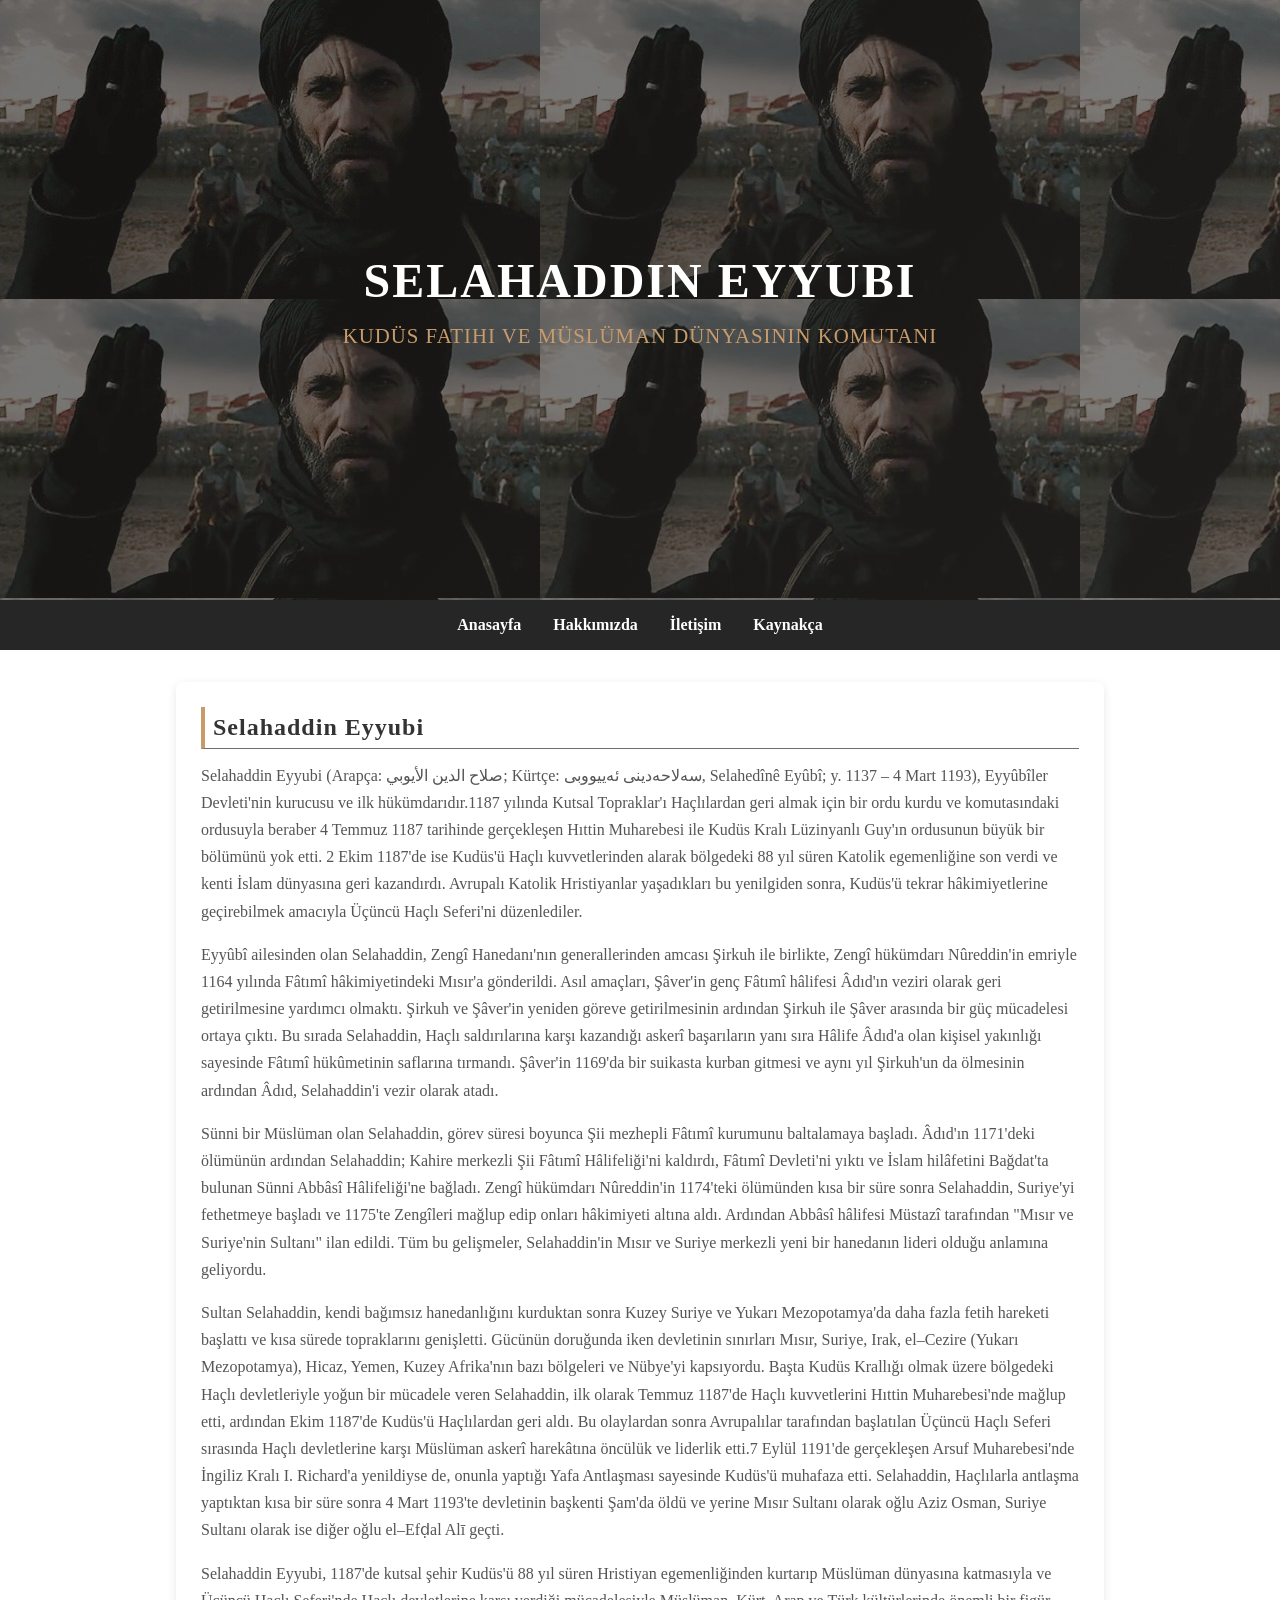
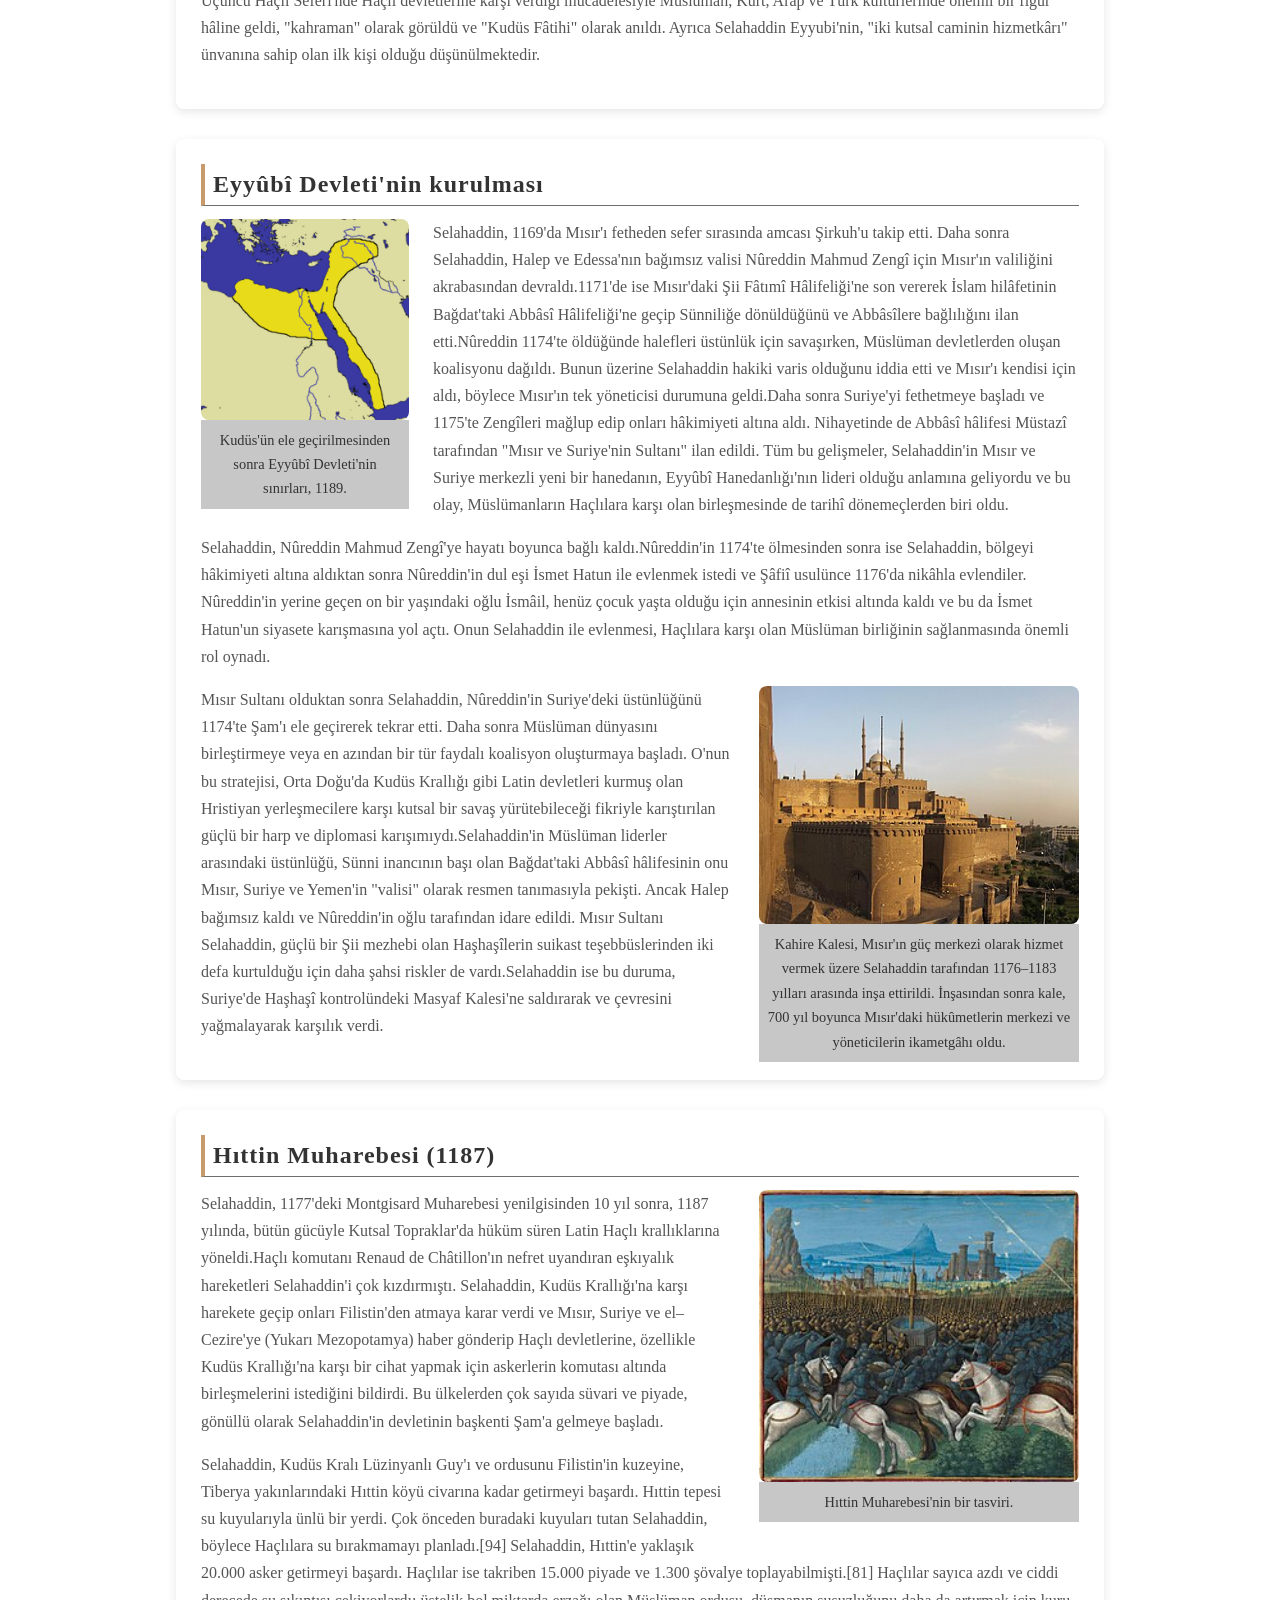
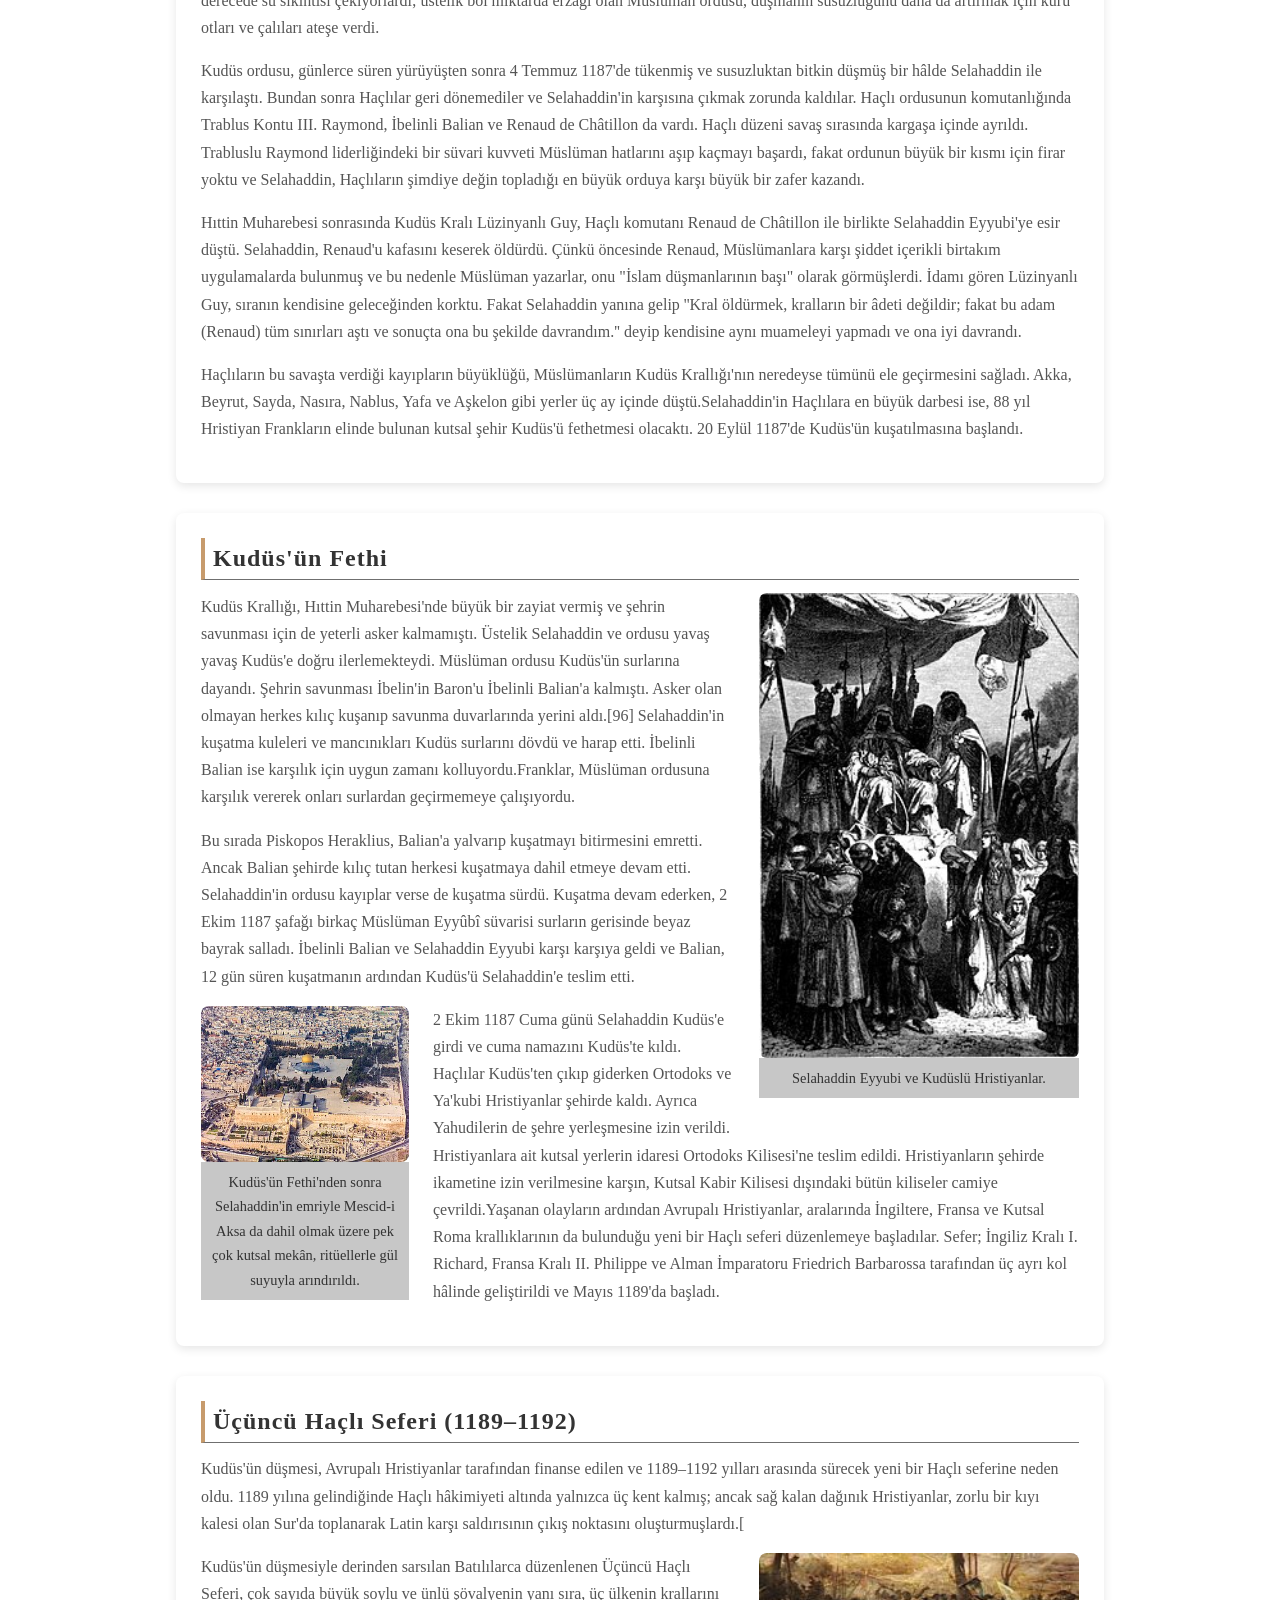
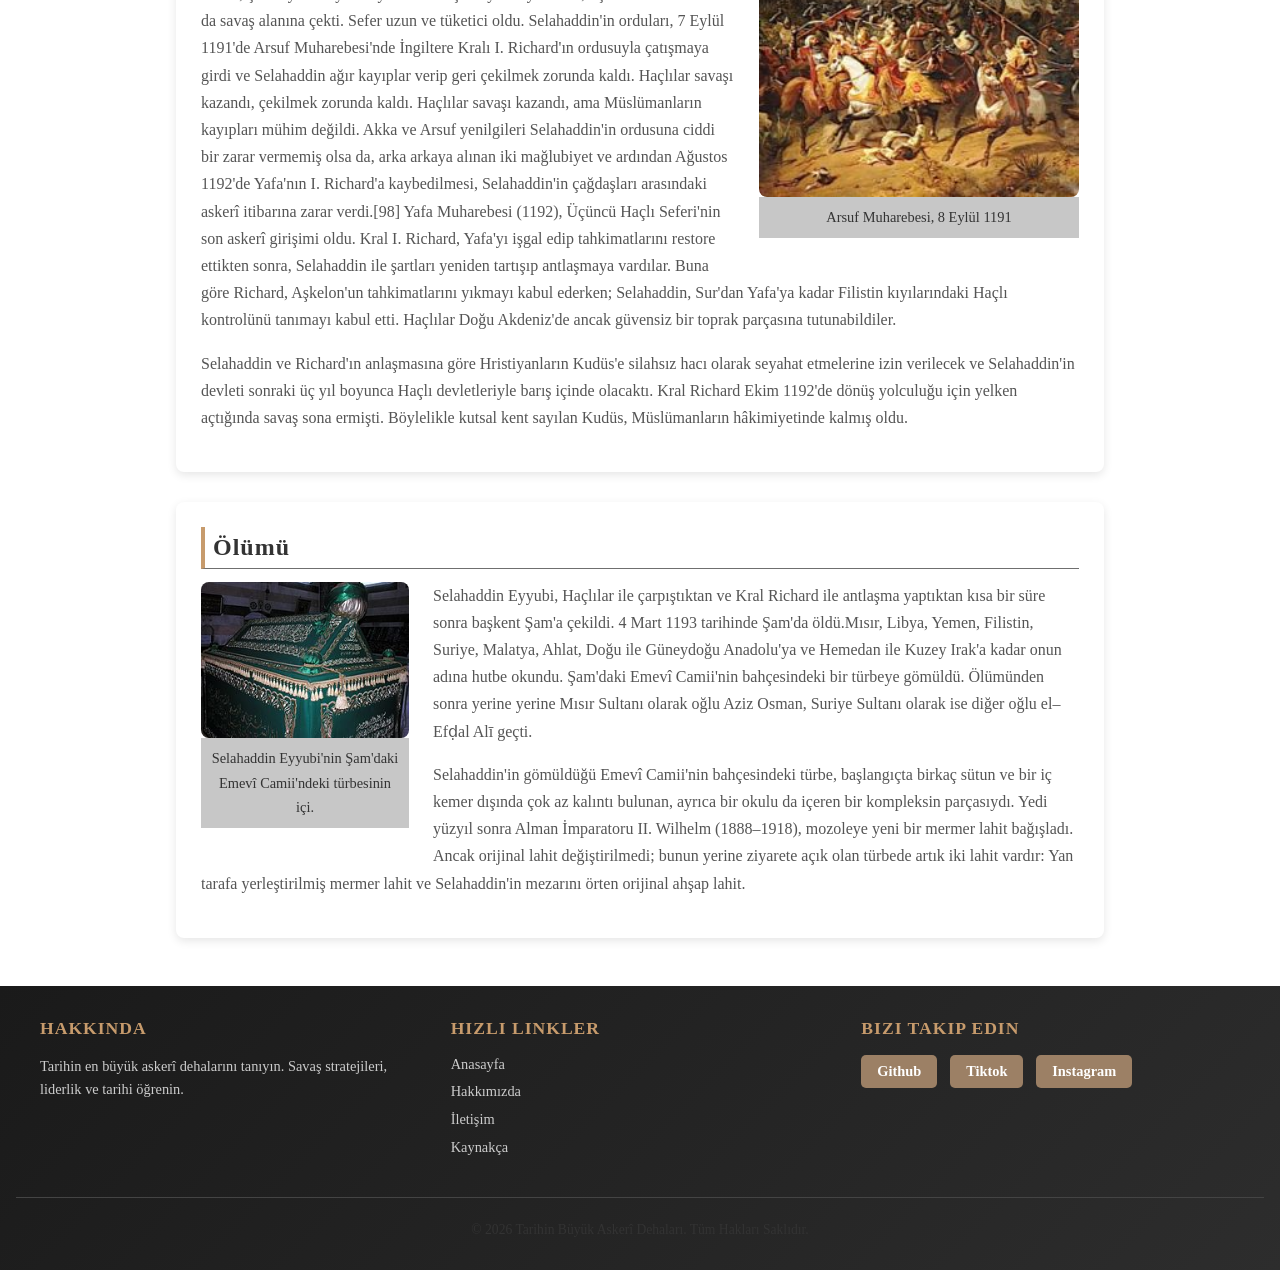
<file: saladin.html>
<!DOCTYPE html>
<html lang="en">

<head>
    <meta charset="UTF-8">
    <meta name="viewport" content="width=device-width, initial-scale=1.0">
    <title>Selahaddin Eyyubi</title>
    <link rel="stylesheet" href="css/karakter.css">
</head>

<body>
    <header class="header-saladin">
        <div class="container">

            <h1>Selahaddin Eyyubi
                <span>Kudüs Fatihi ve Müslüman Dünyasının Komutanı</span>
            </h1>
        </div>
    </header>
    <nav class="navbar">
        <ul>
            <li><a href="index.html">Anasayfa</a></li>
            <li><a href="about.html">Hakkımızda</a></li>
            <li><a href="contact.html">İletişim</a></li>
            <li><a href="#">Kaynakça</a></li>
        </ul>
    </nav>
    <main>
        <div class="container">
            <div class="text">
                <h2>Selahaddin Eyyubi</h2>
                <p>Selahaddin Eyyubi (Arapça: صلاح الدين الأيوبي; Kürtçe:
                    سەلاحەدینی ئەییووبی, Selahedînê Eyûbî; y. 1137 – 4 Mart
                    1193), Eyyûbîler Devleti'nin kurucusu ve ilk
                    hükümdarıdır.1187 yılında Kutsal Topraklar'ı Haçlılardan
                    geri almak için bir ordu kurdu ve komutasındaki
                    ordusuyla beraber 4 Temmuz 1187 tarihinde gerçekleşen
                    Hıttin Muharebesi ile Kudüs Kralı Lüzinyanlı Guy'ın
                    ordusunun büyük bir bölümünü yok etti. 2 Ekim 1187'de
                    ise Kudüs'ü Haçlı kuvvetlerinden alarak bölgedeki 88 yıl
                    süren Katolik egemenliğine son verdi ve kenti İslam
                    dünyasına geri kazandırdı. Avrupalı Katolik Hristiyanlar
                    yaşadıkları bu yenilgiden sonra, Kudüs'ü tekrar
                    hâkimiyetlerine geçirebilmek amacıyla Üçüncü Haçlı
                    Seferi'ni düzenlediler.</p>
                <p>Eyyûbî ailesinden olan Selahaddin, Zengî Hanedanı'nın
                    generallerinden amcası Şirkuh ile birlikte, Zengî
                    hükümdarı Nûreddin'in emriyle 1164 yılında Fâtımî
                    hâkimiyetindeki Mısır'a gönderildi. Asıl amaçları,
                    Şâver'in genç Fâtımî hâlifesi Âdıd'ın veziri olarak geri
                    getirilmesine yardımcı olmaktı. Şirkuh ve Şâver'in
                    yeniden göreve getirilmesinin ardından Şirkuh ile Şâver
                    arasında bir güç mücadelesi ortaya çıktı. Bu sırada
                    Selahaddin, Haçlı saldırılarına karşı kazandığı askerî
                    başarıların yanı sıra Hâlife Âdıd'a olan kişisel
                    yakınlığı sayesinde Fâtımî hükûmetinin saflarına
                    tırmandı. Şâver'in 1169'da bir suikasta kurban gitmesi
                    ve aynı yıl Şirkuh'un da ölmesinin ardından Âdıd,
                    Selahaddin'i vezir olarak atadı.</p>
                <p>Sünni bir Müslüman olan Selahaddin, görev süresi boyunca
                    Şii mezhepli Fâtımî kurumunu baltalamaya başladı.
                    Âdıd'ın 1171'deki ölümünün ardından Selahaddin; Kahire
                    merkezli Şii Fâtımî Hâlifeliği'ni kaldırdı, Fâtımî
                    Devleti'ni yıktı ve İslam hilâfetini Bağdat'ta bulunan
                    Sünni Abbâsî Hâlifeliği'ne bağladı. Zengî
                    hükümdarı Nûreddin'in 1174'teki ölümünden kısa bir süre
                    sonra Selahaddin, Suriye'yi fethetmeye başladı ve
                    1175'te Zengîleri mağlup edip onları hâkimiyeti altına
                    aldı. Ardından Abbâsî hâlifesi Müstazî tarafından
                    "Mısır ve Suriye'nin Sultanı" ilan edildi. Tüm bu
                    gelişmeler, Selahaddin'in Mısır ve Suriye merkezli yeni
                    bir hanedanın lideri olduğu anlamına geliyordu.</p>
                <p>Sultan Selahaddin, kendi bağımsız hanedanlığını kurduktan
                    sonra Kuzey Suriye ve Yukarı Mezopotamya'da daha fazla
                    fetih hareketi başlattı ve kısa sürede topraklarını
                    genişletti. Gücünün doruğunda iken devletinin sınırları
                    Mısır, Suriye, Irak, el–Cezire (Yukarı Mezopotamya),
                    Hicaz, Yemen, Kuzey Afrika'nın bazı bölgeleri ve
                    Nübye'yi kapsıyordu. Başta Kudüs Krallığı olmak üzere
                    bölgedeki Haçlı devletleriyle yoğun bir mücadele veren
                    Selahaddin, ilk olarak Temmuz 1187'de Haçlı kuvvetlerini
                    Hıttin Muharebesi'nde mağlup etti, ardından Ekim 1187'de
                    Kudüs'ü Haçlılardan geri aldı. Bu olaylardan sonra
                    Avrupalılar tarafından başlatılan Üçüncü Haçlı Seferi
                    sırasında Haçlı devletlerine karşı Müslüman askerî
                    harekâtına öncülük ve liderlik etti.7 Eylül
                    1191'de gerçekleşen Arsuf Muharebesi'nde İngiliz Kralı
                    I. Richard'a yenildiyse de, onunla yaptığı Yafa
                    Antlaşması sayesinde Kudüs'ü muhafaza
                    etti. Selahaddin, Haçlılarla antlaşma
                    yaptıktan kısa bir süre sonra 4 Mart 1193'te devletinin
                    başkenti Şam'da öldü ve yerine Mısır Sultanı olarak oğlu
                    Aziz Osman, Suriye Sultanı olarak ise diğer oğlu
                    el–Efḍal Alī geçti.</p>
                <p>Selahaddin Eyyubi, 1187'de kutsal şehir Kudüs'ü 88 yıl
                    süren Hristiyan egemenliğinden kurtarıp Müslüman
                    dünyasına katmasıyla ve Üçüncü Haçlı Seferi'nde Haçlı
                    devletlerine karşı verdiği mücadelesiyle Müslüman, Kürt,
                    Arap ve Türk kültürlerinde önemli bir figür hâline
                    geldi, "kahraman" olarak görüldü ve "Kudüs Fâtihi"
                    olarak anıldı. Ayrıca Selahaddin Eyyubi'nin,
                    "iki kutsal caminin hizmetkârı" ünvanına sahip olan ilk
                    kişi olduğu düşünülmektedir.</p>

            </div>
            <div class="text">
                <h2>Eyyûbî Devleti'nin kurulması</h2>
                <div class="kenarresimsol">
                    <img src="images/ayyubimap.png" alt>
                    <p>Kudüs'ün ele geçirilmesinden sonra Eyyûbî Devleti'nin
                        sınırları, 1189.</p>
                </div>
                <p>Selahaddin, 1169'da Mısır'ı fetheden sefer sırasında
                    amcası Şirkuh'u takip etti. Daha sonra Selahaddin, Halep
                    ve Edessa'nın bağımsız valisi Nûreddin Mahmud Zengî için
                    Mısır'ın valiliğini akrabasından devraldı.1171'de
                    ise Mısır'daki Şii Fâtımî Hâlifeliği'ne son vererek
                    İslam hilâfetinin Bağdat'taki Abbâsî Hâlifeliği'ne geçip
                    Sünniliğe dönüldüğünü ve Abbâsîlere bağlılığını ilan
                    etti.Nûreddin 1174'te öldüğünde halefleri üstünlük
                    için savaşırken, Müslüman devletlerden oluşan koalisyonu
                    dağıldı. Bunun üzerine Selahaddin hakiki varis olduğunu
                    iddia etti ve Mısır'ı kendisi için aldı, böylece
                    Mısır'ın tek yöneticisi durumuna geldi.Daha sonra
                    Suriye'yi fethetmeye başladı ve 1175'te Zengîleri mağlup
                    edip onları hâkimiyeti altına aldı. Nihayetinde de
                    Abbâsî hâlifesi Müstazî tarafından
                    "Mısır ve Suriye'nin Sultanı" ilan edildi. Tüm bu
                    gelişmeler, Selahaddin'in Mısır ve Suriye merkezli yeni
                    bir hanedanın, Eyyûbî Hanedanlığı'nın lideri olduğu
                    anlamına geliyordu ve bu olay, Müslümanların Haçlılara
                    karşı olan birleşmesinde de tarihî dönemeçlerden biri
                    oldu.</p>

                <p>Selahaddin, Nûreddin Mahmud Zengî'ye hayatı boyunca bağlı
                    kaldı.Nûreddin'in 1174'te ölmesinden sonra ise
                    Selahaddin, bölgeyi hâkimiyeti altına aldıktan sonra
                    Nûreddin'in dul eşi İsmet Hatun ile evlenmek istedi ve
                    Şâfiî usulünce 1176'da nikâhla evlendiler.
                    Nûreddin'in yerine geçen on bir yaşındaki oğlu İsmâil,
                    henüz çocuk yaşta olduğu için annesinin etkisi altında
                    kaldı ve bu da İsmet Hatun'un siyasete karışmasına yol
                    açtı. Onun Selahaddin ile evlenmesi, Haçlılara karşı
                    olan Müslüman birliğinin sağlanmasında önemli rol
                    oynadı.</p>
                <div class="kenarresimsag">
                    <img src="images/kahirekale.jpg" alt>
                    <p>Kahire Kalesi, Mısır'ın güç merkezi olarak hizmet
                        vermek üzere Selahaddin tarafından 1176–1183 yılları
                        arasında inşa ettirildi. İnşasından sonra kale, 700
                        yıl boyunca Mısır'daki hükûmetlerin merkezi ve
                        yöneticilerin ikametgâhı oldu.</p>
                </div>
                <p>Mısır Sultanı olduktan sonra Selahaddin, Nûreddin'in
                    Suriye'deki üstünlüğünü 1174'te Şam'ı ele geçirerek
                    tekrar etti. Daha sonra Müslüman dünyasını birleştirmeye
                    veya en azından bir tür faydalı koalisyon oluşturmaya
                    başladı. O'nun bu stratejisi, Orta Doğu'da Kudüs
                    Krallığı gibi Latin devletleri kurmuş olan Hristiyan
                    yerleşmecilere karşı kutsal bir savaş yürütebileceği
                    fikriyle karıştırılan güçlü bir harp ve diplomasi
                    karışımıydı.Selahaddin'in Müslüman liderler
                    arasındaki üstünlüğü, Sünni inancının başı olan
                    Bağdat'taki Abbâsî hâlifesinin onu Mısır, Suriye ve
                    Yemen'in "valisi" olarak resmen tanımasıyla pekişti.
                    Ancak Halep bağımsız kaldı ve Nûreddin'in oğlu
                    tarafından idare edildi. Mısır Sultanı Selahaddin,
                    güçlü bir Şii mezhebi olan Haşhaşîlerin suikast
                    teşebbüslerinden iki defa kurtulduğu için daha şahsi
                    riskler de vardı.Selahaddin ise bu
                    duruma, Suriye'de Haşhaşî kontrolündeki Masyaf Kalesi'ne
                    saldırarak ve çevresini yağmalayarak karşılık
                    verdi.</p>
            </div>
            <div class="text">
                <h2>Hıttin Muharebesi (1187)
                </h2>

                <div class="kenarresimsag">
                    <img src="images/hittin.jpg" alt>
                    <p>Hıttin Muharebesi'nin bir tasviri.</p>
                </div>
                <p>Selahaddin, 1177'deki Montgisard Muharebesi yenilgisinden
                    10 yıl sonra, 1187 yılında, bütün gücüyle Kutsal
                    Topraklar'da hüküm süren Latin Haçlı krallıklarına
                    yöneldi.Haçlı komutanı Renaud de Châtillon'ın
                    nefret uyandıran eşkıyalık hareketleri Selahaddin'i çok
                    kızdırmıştı. Selahaddin, Kudüs Krallığı'na karşı
                    harekete geçip onları Filistin'den atmaya karar verdi ve
                    Mısır, Suriye ve el–Cezire'ye (Yukarı Mezopotamya) haber
                    gönderip Haçlı devletlerine, özellikle Kudüs Krallığı'na
                    karşı bir cihat yapmak için askerlerin komutası altında
                    birleşmelerini istediğini bildirdi. Bu ülkelerden çok
                    sayıda süvari ve piyade, gönüllü olarak Selahaddin'in
                    devletinin başkenti Şam'a gelmeye başladı.</p>
                <p>Selahaddin, Kudüs Kralı Lüzinyanlı Guy'ı ve ordusunu
                    Filistin'in kuzeyine, Tiberya yakınlarındaki Hıttin köyü
                    civarına kadar getirmeyi başardı. Hıttin tepesi su
                    kuyularıyla ünlü bir yerdi. Çok önceden buradaki
                    kuyuları tutan Selahaddin, böylece Haçlılara su
                    bırakmamayı planladı.[94] Selahaddin, Hıttin'e yaklaşık
                    20.000 asker getirmeyi başardı. Haçlılar ise takriben
                    15.000 piyade ve 1.300 şövalye toplayabilmişti.[81]
                    Haçlılar sayıca azdı ve ciddi derecede su sıkıntısı
                    çekiyorlardı; üstelik bol miktarda erzağı olan Müslüman
                    ordusu, düşmanın susuzluğunu daha da artırmak için kuru
                    otları ve çalıları ateşe verdi.</p>
                <p>Kudüs ordusu, günlerce süren yürüyüşten sonra 4 Temmuz
                    1187'de tükenmiş ve susuzluktan bitkin düşmüş bir hâlde
                    Selahaddin ile karşılaştı. Bundan sonra Haçlılar geri
                    dönemediler ve Selahaddin'in karşısına çıkmak zorunda
                    kaldılar. Haçlı ordusunun komutanlığında Trablus Kontu
                    III. Raymond, İbelinli Balian ve Renaud de Châtillon da
                    vardı. Haçlı düzeni savaş sırasında kargaşa içinde
                    ayrıldı. Trabluslu Raymond liderliğindeki bir süvari
                    kuvveti Müslüman hatlarını aşıp kaçmayı başardı, fakat
                    ordunun büyük bir kısmı için firar yoktu ve Selahaddin,
                    Haçlıların şimdiye değin topladığı en büyük orduya karşı
                    büyük bir zafer kazandı.</p>
                <p>Hıttin Muharebesi sonrasında Kudüs Kralı Lüzinyanlı Guy,
                    Haçlı komutanı Renaud de Châtillon ile birlikte
                    Selahaddin Eyyubi'ye esir düştü. Selahaddin, Renaud'u
                    kafasını keserek öldürdü. Çünkü öncesinde Renaud,
                    Müslümanlara karşı şiddet içerikli birtakım
                    uygulamalarda bulunmuş ve bu nedenle Müslüman yazarlar,
                    onu "İslam düşmanlarının başı" olarak görmüşlerdi. İdamı
                    gören Lüzinyanlı Guy, sıranın kendisine geleceğinden
                    korktu. Fakat Selahaddin yanına gelip
                    ''Kral öldürmek, kralların bir âdeti değildir; fakat bu adam (Renaud) tüm sınırları aştı ve sonuçta
                    ona bu şekilde davrandım.''
                    deyip kendisine aynı muameleyi yapmadı ve ona iyi
                    davrandı.</p>
                <p>Haçlıların bu savaşta verdiği kayıpların büyüklüğü,
                    Müslümanların Kudüs Krallığı'nın neredeyse tümünü ele
                    geçirmesini sağladı. Akka, Beyrut, Sayda, Nasıra,
                    Nablus, Yafa ve Aşkelon gibi yerler üç ay içinde
                    düştü.Selahaddin'in Haçlılara en büyük darbesi ise,
                    88 yıl Hristiyan Frankların elinde bulunan kutsal şehir
                    Kudüs'ü fethetmesi olacaktı. 20 Eylül 1187'de Kudüs'ün
                    kuşatılmasına başlandı.</p>

            </div>
            <div class="text">
                <h2>Kudüs'ün Fethi</h2>
                <div class="kenarresimsag">
                    <img src="images/kudusfeth.jpg" alt>
                    <p>Selahaddin Eyyubi ve Kudüslü Hristiyanlar.</p>
                </div>

                <p>Kudüs Krallığı, Hıttin Muharebesi'nde büyük bir zayiat
                    vermiş ve şehrin savunması için de yeterli asker
                    kalmamıştı. Üstelik Selahaddin ve ordusu yavaş yavaş
                    Kudüs'e doğru ilerlemekteydi. Müslüman ordusu Kudüs'ün
                    surlarına dayandı. Şehrin savunması İbelin'in Baron'u
                    İbelinli Balian'a kalmıştı. Asker olan olmayan herkes
                    kılıç kuşanıp savunma duvarlarında yerini aldı.[96]
                    Selahaddin'in kuşatma kuleleri ve mancınıkları Kudüs
                    surlarını dövdü ve harap etti. İbelinli Balian ise
                    karşılık için uygun zamanı kolluyordu.Franklar,
                    Müslüman ordusuna karşılık vererek onları surlardan
                    geçirmemeye çalışıyordu.</p>

                <p>Bu sırada Piskopos Heraklius, Balian'a yalvarıp kuşatmayı
                    bitirmesini emretti. Ancak Balian şehirde kılıç tutan
                    herkesi kuşatmaya dahil etmeye devam etti. Selahaddin'in
                    ordusu kayıplar verse de kuşatma sürdü. Kuşatma devam
                    ederken, 2 Ekim 1187 şafağı birkaç Müslüman Eyyûbî
                    süvarisi surların gerisinde beyaz bayrak salladı.
                    İbelinli Balian ve Selahaddin Eyyubi karşı karşıya geldi
                    ve Balian, 12 gün süren kuşatmanın ardından Kudüs'ü
                    Selahaddin'e teslim etti.</p>
                <div class="kenarresimsol">
                    <img src="images/kudusfeth2.jpg" alt>
                    <p>Kudüs'ün Fethi'nden sonra Selahaddin'in emriyle
                        Mescid-i Aksa da dahil olmak üzere pek çok kutsal
                        mekân, ritüellerle gül suyuyla arındırıldı.</p>
                </div>
                <p>2 Ekim 1187 Cuma günü Selahaddin Kudüs'e girdi ve cuma
                    namazını Kudüs'te kıldı. Haçlılar Kudüs'ten çıkıp
                    giderken Ortodoks ve Ya'kubi Hristiyanlar şehirde kaldı.
                    Ayrıca Yahudilerin de şehre yerleşmesine izin verildi.
                    Hristiyanlara ait kutsal yerlerin idaresi Ortodoks
                    Kilisesi'ne teslim edildi. Hristiyanların şehirde
                    ikametine izin verilmesine karşın, Kutsal Kabir Kilisesi
                    dışındaki bütün kiliseler camiye çevrildi.Yaşanan
                    olayların ardından Avrupalı Hristiyanlar, aralarında
                    İngiltere, Fransa ve Kutsal Roma krallıklarının da
                    bulunduğu yeni bir Haçlı seferi düzenlemeye başladılar.
                    Sefer; İngiliz Kralı I. Richard, Fransa Kralı II.
                    Philippe ve Alman İmparatoru Friedrich Barbarossa
                    tarafından üç ayrı kol hâlinde geliştirildi ve Mayıs
                    1189'da başladı.</p>
            </div>
            <div class="text">
                <h2>Üçüncü Haçlı Seferi (1189–1192)</h2>
                <p>Kudüs'ün düşmesi, Avrupalı Hristiyanlar tarafından
                    finanse edilen ve 1189–1192 yılları arasında sürecek
                    yeni bir Haçlı seferine neden oldu. 1189 yılına
                    gelindiğinde Haçlı hâkimiyeti altında yalnızca üç kent
                    kalmış; ancak sağ kalan dağınık Hristiyanlar, zorlu bir
                    kıyı kalesi olan Sur'da toplanarak Latin karşı
                    saldırısının çıkış noktasını oluşturmuşlardı.[</p>
                <div class="kenarresimsag">
                    <img src="images/asruf.jpg" alt>
                    <p>Arsuf Muharebesi, 8 Eylül 1191</p>
                </div>
                <p>Kudüs'ün düşmesiyle derinden sarsılan Batılılarca
                    düzenlenen Üçüncü Haçlı Seferi, çok sayıda büyük soylu
                    ve ünlü şövalyenin yanı sıra, üç ülkenin krallarını da
                    savaş alanına çekti. Sefer uzun ve tüketici oldu.
                    Selahaddin'in orduları, 7 Eylül 1191'de Arsuf
                    Muharebesi'nde İngiltere Kralı I. Richard'ın ordusuyla
                    çatışmaya girdi ve Selahaddin ağır kayıplar verip geri
                    çekilmek zorunda kaldı. Haçlılar savaşı kazandı,
                    çekilmek zorunda kaldı. Haçlılar savaşı kazandı,
                    ama Müslümanların kayıpları mühim değildi. Akka ve Arsuf
                    yenilgileri Selahaddin'in ordusuna ciddi bir zarar
                    vermemiş olsa da, arka arkaya alınan iki mağlubiyet ve
                    ardından Ağustos 1192'de Yafa'nın I. Richard'a
                    kaybedilmesi, Selahaddin'in çağdaşları arasındaki askerî
                    itibarına zarar verdi.[98] Yafa Muharebesi (1192),
                    Üçüncü Haçlı Seferi'nin son askerî girişimi oldu. Kral
                    I. Richard, Yafa'yı işgal edip tahkimatlarını restore
                    ettikten sonra, Selahaddin ile şartları yeniden tartışıp
                    antlaşmaya vardılar. Buna göre Richard, Aşkelon'un
                    tahkimatlarını yıkmayı kabul ederken; Selahaddin,
                    Sur'dan Yafa'ya kadar Filistin kıyılarındaki Haçlı
                    kontrolünü tanımayı kabul etti. Haçlılar Doğu
                    Akdeniz'de ancak güvensiz bir toprak parçasına
                    tutunabildiler.</p>
                <p>Selahaddin ve Richard'ın anlaşmasına göre Hristiyanların
                    Kudüs'e silahsız hacı olarak seyahat etmelerine izin
                    verilecek ve Selahaddin'in devleti sonraki üç yıl
                    boyunca Haçlı devletleriyle barış içinde olacaktı.
                    Kral Richard Ekim 1192'de dönüş yolculuğu için yelken
                    açtığında savaş sona ermişti. Böylelikle kutsal kent
                    sayılan Kudüs, Müslümanların hâkimiyetinde kalmış
                    oldu.</p>
            </div>
            <div class="text">
                <h2>Ölümü</h2>
                <div class="kenarresimsol">
                    <img src="images/turbesaladin.jpg" alt="">
                    <p>Selahaddin Eyyubi'nin Şam'daki Emevî Camii'ndeki türbesinin içi.</p>
                </div>
                <p>Selahaddin Eyyubi, Haçlılar ile çarpıştıktan ve Kral
                    Richard ile antlaşma yaptıktan kısa bir süre sonra
                    başkent Şam'a çekildi. 4 Mart 1193 tarihinde Şam'da
                    öldü.Mısır, Libya, Yemen, Filistin, Suriye,
                    Malatya, Ahlat, Doğu ile Güneydoğu Anadolu'ya ve Hemedan
                    ile Kuzey Irak'a kadar onun adına hutbe okundu.
                    Şam'daki Emevî Camii'nin bahçesindeki bir türbeye
                    gömüldü. Ölümünden sonra yerine yerine Mısır Sultanı
                    olarak oğlu Aziz Osman, Suriye Sultanı olarak ise diğer
                    oğlu el–Efḍal Alī geçti.</p>
                <p>Selahaddin'in gömüldüğü Emevî Camii'nin bahçesindeki
                    türbe, başlangıçta birkaç sütun ve bir iç kemer dışında
                    çok az kalıntı bulunan, ayrıca bir okulu da içeren bir
                    kompleksin parçasıydı. Yedi yüzyıl sonra Alman
                    İmparatoru II. Wilhelm (1888–1918), mozoleye yeni bir
                    mermer lahit bağışladı. Ancak orijinal lahit
                    değiştirilmedi; bunun yerine ziyarete açık olan türbede
                    artık iki lahit vardır: Yan tarafa yerleştirilmiş mermer
                    lahit ve Selahaddin'in mezarını örten orijinal ahşap
                    lahit.</p>

            </div>
        </div>
    </main>
    <footer>
        <div class="footer-container">

            <div class="footer-section">
                <h3>Hakkında</h3>
                <p>Tarihin en büyük askerî dehalarını tanıyın. Savaş stratejileri, liderlik ve tarihi öğrenin.</p>
            </div>


            <div class="footer-section">
                <h3>Hızlı Linkler</h3>
                <ul>
                    <li><a href="index.html">Anasayfa</a></li>
                    <li><a href="about.html">Hakkımızda</a></li>
                    <li><a href="contact.htm">İletişim</a></li>
                    <li><a href="#">Kaynakça</a></li>
                </ul>
            </div>


            <div class="footer-section">
                <h3>Bizi Takip Edin</h3>
                <div class="social-links">
                    <a href="https://github.com/rullyz-f" class="social-icon">Github</a>
                    <a href="https://www.tiktok.com/@hamzzatahirr_?lang=tr-TR" class="social-icon">Tiktok</a>
                    <a href="https://www.instagram.com/hamzzatahirr_/" class="social-icon">Instagram</a>
                </div>
            </div>
        </div>


        <div class="footer-bottom">
            <p>&copy; 2026 Tarihin Büyük Askerî Dehaları. Tüm Hakları Saklıdır.</p>
        </div>
    </footer>
    <button id="backToTopBtn" class="back-to-top">
        ⬆️
    </button>

    <script>

        const backToTopBtn = document.getElementById('backToTopBtn');


        window.addEventListener('scroll', function () {
            if (window.pageYOffset > 300) {
                backToTopBtn.classList.add('show');
            } else {
                backToTopBtn.classList.remove('show');
            }
        });

        backToTopBtn.addEventListener('click', function () {
            window.scrollTo({
                top: 0,
                behavior: 'smooth'
            });
        });
    </script>
</body>

</html>
</file>
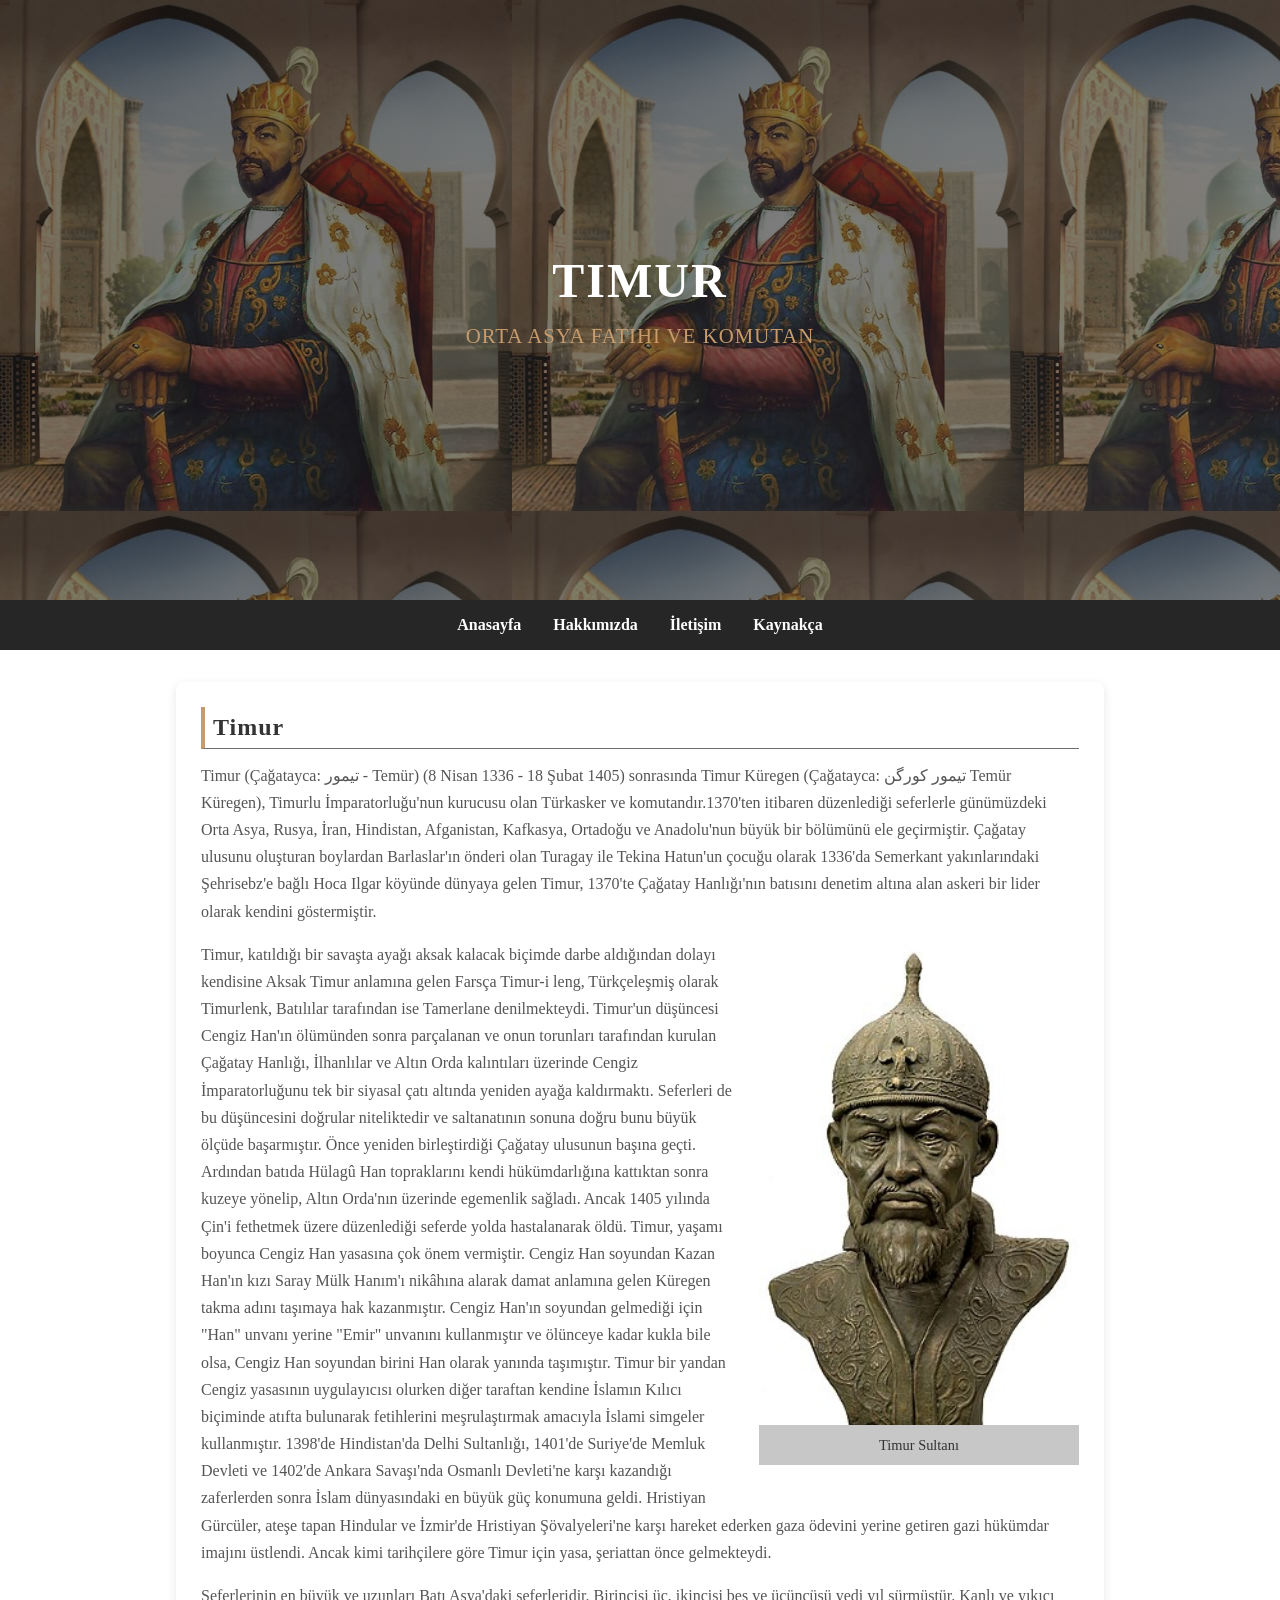
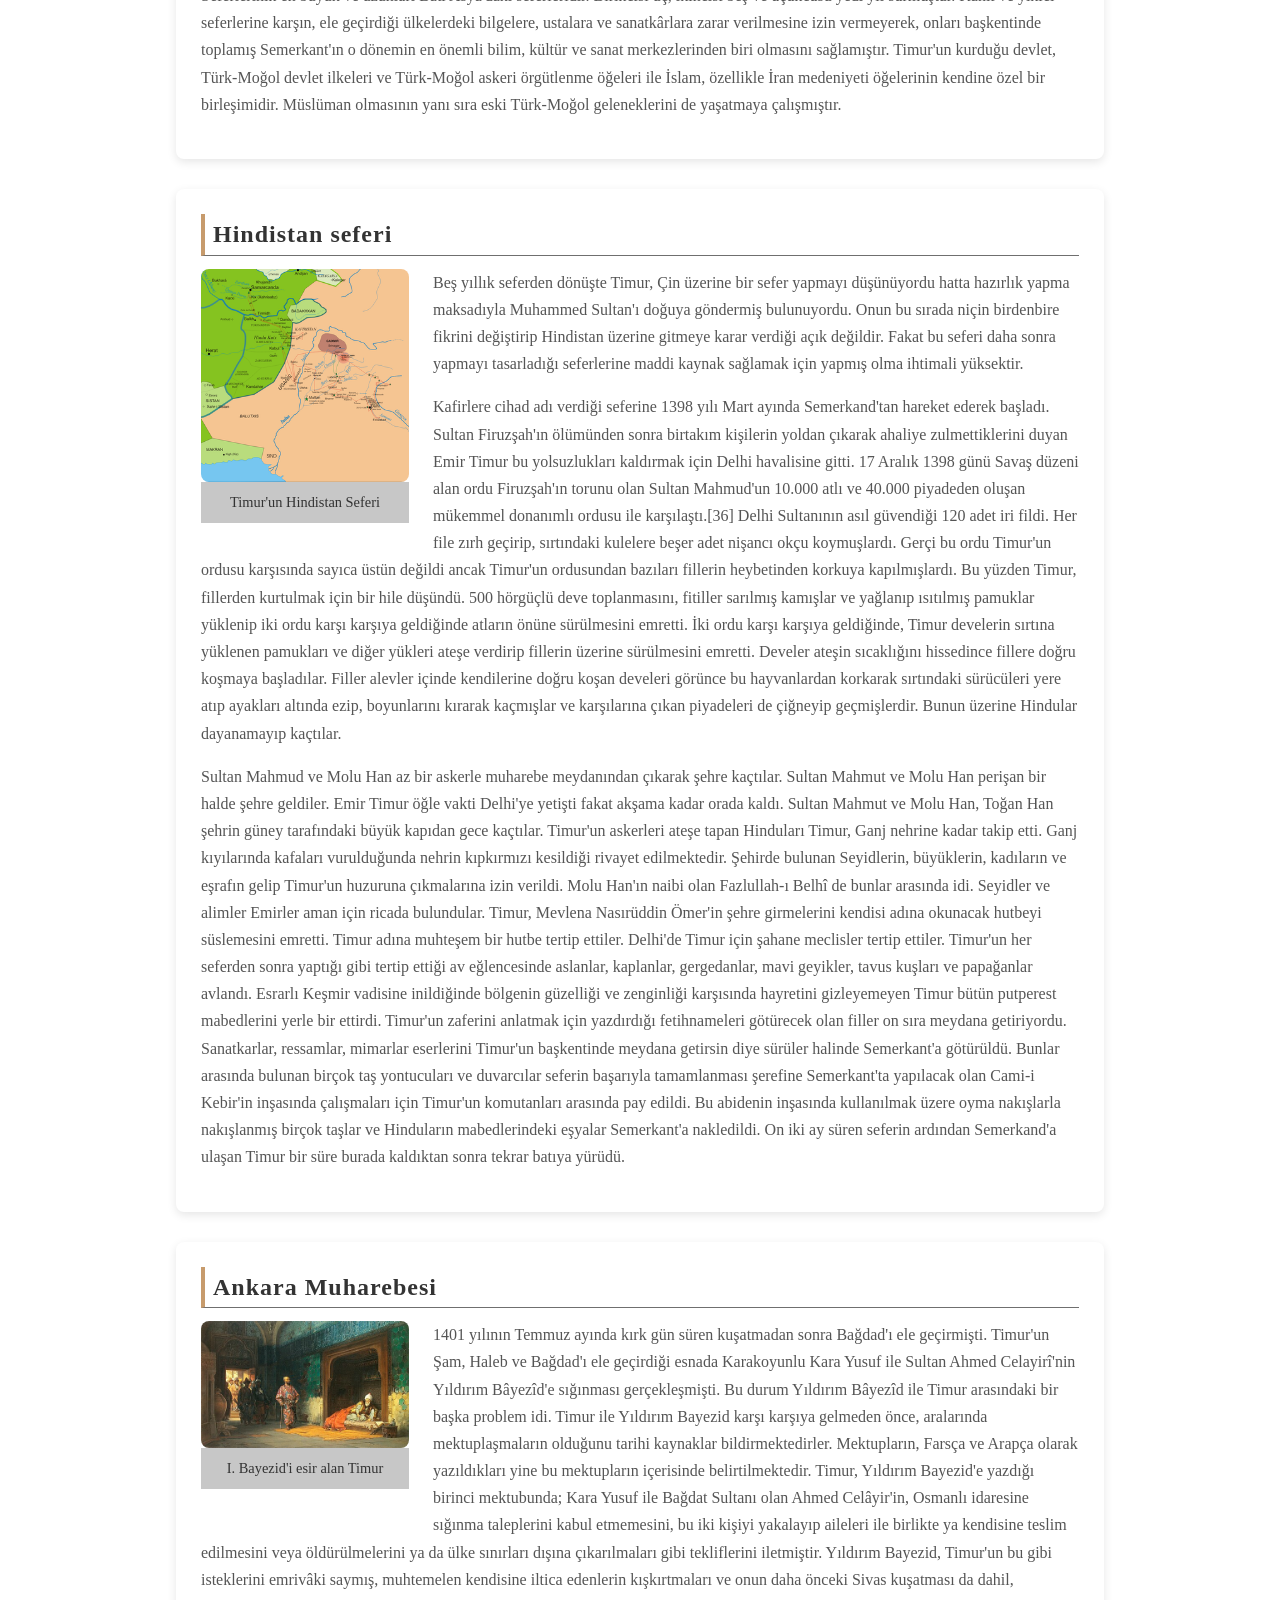
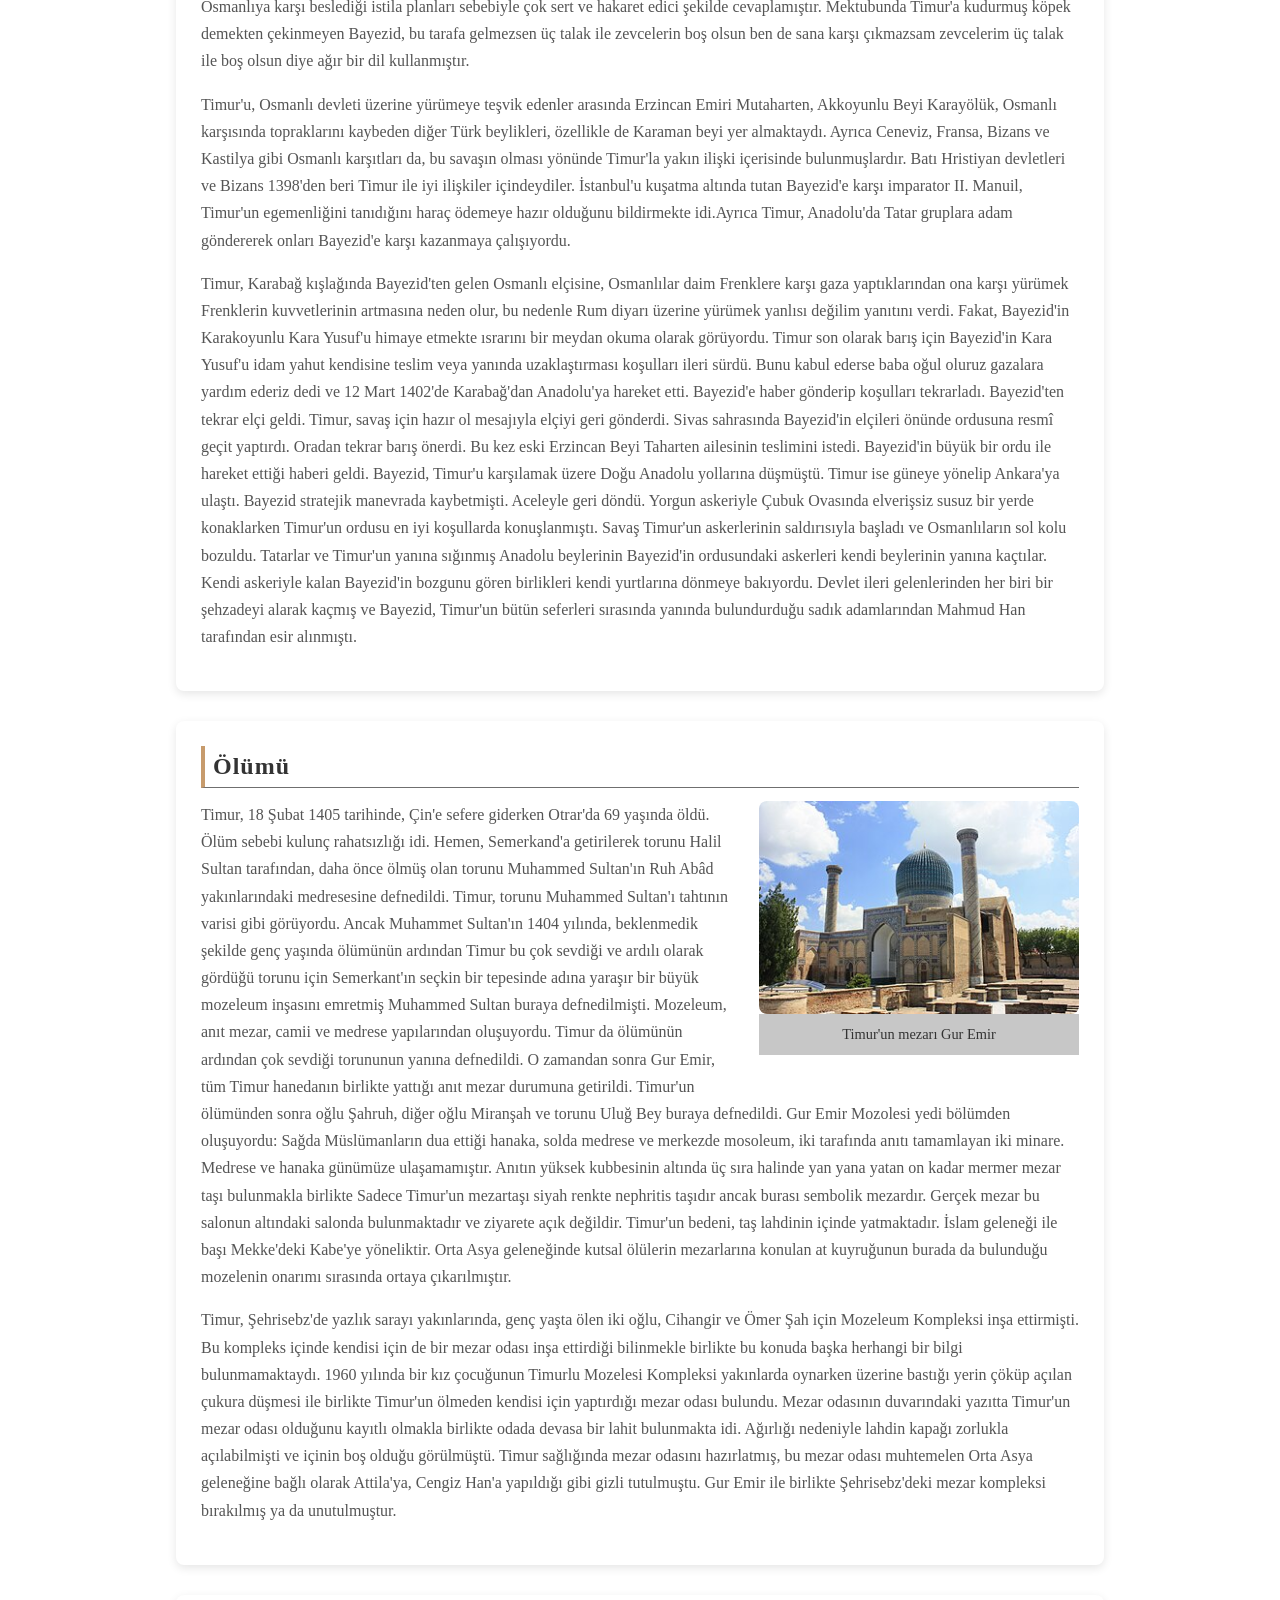
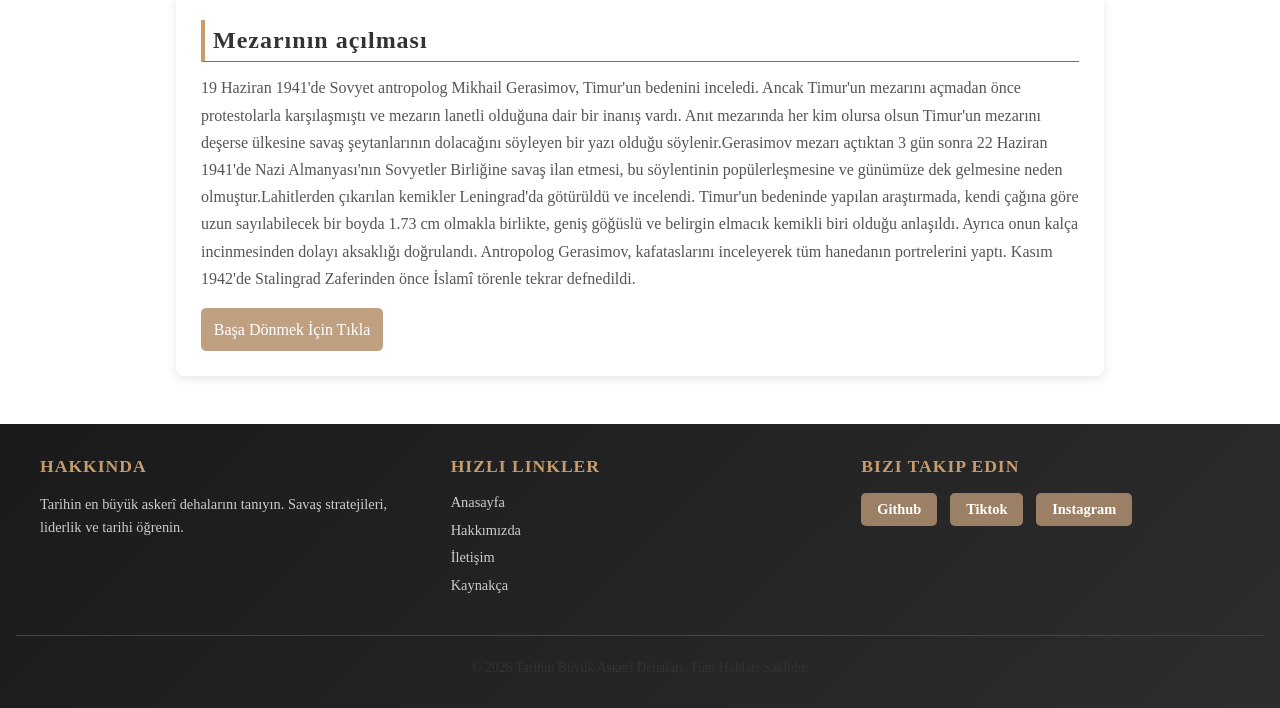
<file: Timur.html>
<!DOCTYPE html>
<html lang="en">

<head>
    <meta charset="UTF-8">
    <meta name="viewport" content="width=device-width, initial-scale=1.0">
    <title>Timur</title>
    <link rel="stylesheet" href="css/karakter.css">
</head>

<body>
    <header class="header-timur">
        <div class="container">
            <h1>Timur <span> Orta Asya Fatihi ve Komutan</span></h1>
        </div>
        </div>
    </header>
    <nav class="navbar">
        <ul>
            <li><a href="index.html">Anasayfa</a></li>
            <li><a href="about.html">Hakkımızda</a></li>
            <li><a href="contact.html">İletişim</a></li>
            <li><a href="#">Kaynakça</a></li>
        </ul>

    </nav>
    <main>
        <div class="container">
            <div class="text">
                <h2>Timur</h2>
                <p>Timur (Çağatayca: تیمور - Temür) (8 Nisan 1336 - 18 Şubat 1405) sonrasında Timur Küregen (Çağatayca:
                    تيمور کورگن Temür Küregen), Timurlu İmparatorluğu'nun kurucusu olan Türkasker ve komutandır.1370'ten
                    itibaren düzenlediği seferlerle günümüzdeki Orta Asya, Rusya, İran, Hindistan, Afganistan, Kafkasya,
                    Ortadoğu ve Anadolu'nun büyük bir bölümünü ele geçirmiştir. Çağatay ulusunu oluşturan boylardan
                    Barlaslar'ın önderi olan Turagay ile Tekina Hatun'un çocuğu olarak 1336'da Semerkant yakınlarındaki
                    Şehrisebz'e bağlı Hoca Ilgar köyünde dünyaya gelen Timur, 1370'te Çağatay Hanlığı'nın batısını
                    denetim altına alan askeri bir lider olarak kendini göstermiştir.</p>
                <div class="kenarresimsag">
                    <img src="images/timurkenar.jpg" alt="">
                    <p>Timur Sultanı</p>
                </div>
                <p>Timur, katıldığı bir savaşta ayağı aksak kalacak biçimde darbe aldığından dolayı kendisine Aksak
                    Timur anlamına gelen Farsça Timur-i leng, Türkçeleşmiş olarak Timurlenk, Batılılar tarafından ise
                    Tamerlane denilmekteydi. Timur'un düşüncesi Cengiz Han'ın ölümünden sonra parçalanan ve onun
                    torunları tarafından kurulan Çağatay Hanlığı, İlhanlılar ve Altın Orda kalıntıları üzerinde Cengiz
                    İmparatorluğunu tek bir siyasal çatı altında yeniden ayağa kaldırmaktı. Seferleri de bu düşüncesini
                    doğrular niteliktedir ve saltanatının sonuna doğru bunu büyük ölçüde başarmıştır. Ön­ce yeniden
                    birleştirdiği Çağatay ulusunun başına geçti. Ardından batıda Hülagû Han topraklarını kendi
                    hükümdarlığına kattıktan sonra kuzeye yönelip, Altın Orda'nın üzerinde ege­menlik sağladı. Ancak
                    1405 yılında Çin'i fethetmek üzere düzenlediği seferde yolda hastalanarak öldü. Timur, yaşamı
                    boyunca Cengiz Han yasasına çok önem vermiştir. Cengiz Han soyundan Kazan Han'ın kızı Saray Mülk
                    Hanım'ı nikâhına alarak damat anlamına gelen Küregen takma adını taşımaya hak kazanmıştır. Cengiz
                    Han'ın soyundan gelmediği için "Han" unvanı yerine "Emir" unvanını kullanmıştır ve ölünceye kadar
                    kukla bile olsa, Cengiz Han soyundan birini Han olarak yanında taşımıştır. Timur bir yandan Cengiz
                    yasasının uygulayıcısı olurken diğer taraftan kendine İslamın Kılıcı biçiminde atıfta bulunarak
                    fetihlerini meşrulaştırmak amacıyla İslami simgeler kullanmıştır. 1398'de Hindistan'da Delhi
                    Sultanlığı, 1401'de Suriye'de Memluk Devleti ve 1402'de Ankara Savaşı'nda Osmanlı Devleti'ne karşı
                    kazandığı zaferlerden sonra İslam dünyasındaki en büyük güç konumuna geldi. Hristiyan Gürcüler,
                    ateşe tapan Hindular ve İzmir'de Hristiyan Şövalyeleri'ne karşı hareket ederken gaza ödevini yerine
                    getiren gazi hükümdar imajını üstlendi. Ancak kimi tarihçilere göre Timur için yasa, şeriattan önce
                    gelmekteydi.</p>
                <p>Seferlerinin en büyük ve uzunları Batı Asya'daki seferleridir. Birincisi üç, ikincisi beş ve üçüncüsü
                    yedi yıl sürmüştür. Kanlı ve yıkıcı seferlerine karşın, ele geçirdiği ülkelerdeki bilgelere,
                    ustalara ve sanatkârlara zarar verilmesine izin vermeyerek, onları başkentinde toplamış Semerkant'ın
                    o dönemin en önemli bilim, kültür ve sanat merkezlerinden biri olmasını sağlamıştır. Timur'un
                    kurduğu devlet, Türk-Moğol devlet ilkeleri ve Türk­-Moğol askeri örgütlenme öğeleri ile İslam,
                    özellikle İran medeniyeti öğelerinin kendine özel bir birleşimidir. Müslüman olmasının yanı sıra
                    eski Türk-Moğol geleneklerini de yaşatmaya çalışmıştır.</p>
            </div>
            <div class="text">
                <h2>Hindistan seferi</h2>
                <div class="kenarresimsol">
                    <img src="images/india.png" alt="">
                    <p>Timur'un Hindistan Seferi</p>
                </div>
                <p>Beş yıllık seferden dönüşte Timur, Çin üzerine bir sefer yapmayı düşünüyordu hatta hazırlık yapma
                    maksadıyla Muhammed Sultan'ı doğuya göndermiş bulunuyordu. Onun bu sırada niçin birdenbire fikrini
                    değiştirip Hindistan üzerine gitmeye karar verdiği açık değildir. Fakat bu seferi daha sonra yapmayı
                    tasarladığı seferlerine maddi kaynak sağlamak için yapmış olma ihtimali yüksektir.
                </p>
                <p>
                    Kafirlere cihad adı verdiği seferine 1398 yılı Mart ayında Semerkand'tan hareket ederek başladı.
                    Sultan Firuzşah'ın ölümünden sonra birtakım kişilerin yoldan çıkarak ahaliye zulmettiklerini duyan
                    Emir Timur bu yolsuzlukları kaldırmak için Delhi havalisine gitti. 17 Aralık 1398 günü Savaş düzeni
                    alan ordu Firuzşah'ın torunu olan Sultan Mahmud'un 10.000 atlı ve 40.000 piyadeden oluşan mükemmel
                    donanımlı ordusu ile karşılaştı.[36] Delhi Sultanının asıl güvendiği 120 adet iri fildi. Her file
                    zırh geçirip, sırtındaki kulelere beşer adet nişancı okçu koymuşlardı. Gerçi bu ordu Timur'un ordusu
                    karşısında sayıca üstün değildi ancak Timur'un ordusundan bazıları fillerin heybetinden korkuya
                    kapılmışlardı. Bu yüzden Timur, fillerden kurtulmak için bir hile düşündü. 500 hörgüçlü deve
                    toplanmasını, fitiller sarılmış kamışlar ve yağlanıp ısıtılmış pamuklar yüklenip iki ordu karşı
                    karşıya geldiğinde atların önüne sürülmesini emretti. İki ordu karşı karşıya geldiğinde, Timur
                    develerin sırtına yüklenen pamukları ve diğer yükleri ateşe verdirip fillerin üzerine sürülmesini
                    emretti. Develer ateşin sıcaklığını hissedince fillere doğru koşmaya başladılar. Filler alevler
                    içinde kendilerine doğru koşan develeri görünce bu hayvanlardan korkarak sırtındaki sürücüleri yere
                    atıp ayakları altında ezip, boyunlarını kırarak kaçmışlar ve karşılarına çıkan piyadeleri de
                    çiğneyip geçmişlerdir. Bunun üzerine Hindular dayanamayıp kaçtılar.


                </p>
                <p>Sultan Mahmud ve Molu Han az bir askerle muharebe meydanından çıkarak şehre kaçtılar. Sultan Mahmut
                    ve Molu Han perişan bir halde şehre geldiler. Emir Timur öğle vakti Delhi'ye yetişti fakat akşama
                    kadar orada kaldı. Sultan Mahmut ve Molu Han, Toğan Han şehrin güney tarafındaki büyük kapıdan gece
                    kaçtılar. Timur'un askerleri ateşe tapan Hinduları Timur, Ganj nehrine kadar takip etti. Ganj
                    kıyılarında kafaları vurulduğunda nehrin kıpkırmızı kesildiği rivayet edilmektedir. Şehirde bulunan
                    Seyidlerin, büyüklerin, kadıların ve eşrafın gelip Timur'un huzuruna çıkmalarına izin verildi. Molu
                    Han'ın naibi olan Fazlullah-ı Belhî de bunlar arasında idi. Seyidler ve alimler Emirler aman için
                    ricada bulundular. Timur, Mevlena Nasırüddin Ömer'in şehre girmelerini kendisi adına okunacak
                    hutbeyi süslemesini emretti. Timur adına muhteşem bir hutbe tertip ettiler. Delhi'de Timur için
                    şahane meclisler tertip ettiler. Timur'un her seferden sonra yaptığı gibi tertip ettiği av
                    eğlencesinde aslanlar, kaplanlar, gergedanlar, mavi geyikler, tavus kuşları ve papağanlar avlandı.
                    Esrarlı Keşmir vadisine inildiğinde bölgenin güzelliği ve zenginliği karşısında hayretini
                    gizleyemeyen Timur bütün putperest mabedlerini yerle bir ettirdi. Timur'un zaferini anlatmak için
                    yazdırdığı fetihnameleri götürecek olan filler on sıra meydana getiriyordu. Sanatkarlar, ressamlar,
                    mimarlar eserlerini Timur'un başkentinde meydana getirsin diye sürüler halinde Semerkant'a
                    götürüldü. Bunlar arasında bulunan birçok taş yontucuları ve duvarcılar seferin başarıyla
                    tamamlanması şerefine Semerkant'ta yapılacak olan Cami-i Kebir'in inşasında çalışmaları için
                    Timur'un komutanları arasında pay edildi. Bu abidenin inşasında kullanılmak üzere oyma nakışlarla
                    nakışlanmış birçok taşlar ve Hinduların mabedlerindeki eşyalar Semerkant'a nakledildi. On iki ay
                    süren seferin ardından Semerkand'a ulaşan Timur bir süre burada kaldıktan sonra tekrar batıya
                    yürüdü.</p>

            </div>
            <div class="text">
                <h2>Ankara Muharebesi</h2>
                <div class="kenarresimsol">
                    <img src="images/bayezidtimur.jpg" alt="">
                    <p>I. Bayezid'i esir alan Timur</p>

                </div>
                <p>1401 yılının Temmuz ayında kırk gün süren kuşatmadan sonra Bağdad'ı ele geçirmişti. Timur'un Şam,
                    Haleb ve Bağdad'ı ele geçirdiği esnada Karakoyunlu Kara Yusuf ile Sultan Ahmed Celayirî'nin Yıldırım
                    Bâyezîd'e sığınması gerçekleşmişti. Bu durum Yıldırım Bâyezîd ile Timur arasındaki bir başka problem
                    idi. Timur ile Yıldırım Bayezid karşı karşıya gelmeden önce, aralarında mektuplaşmaların olduğunu
                    tarihi kaynaklar bildirmektedirler. Mektupların, Farsça ve Arapça olarak yazıldıkları yine bu
                    mektupların içerisinde belirtilmektedir. Timur, Yıldırım Bayezid'e yazdığı birinci mektubunda; Kara
                    Yusuf ile Bağdat Sultanı olan Ahmed Celâyir'in, Osmanlı idaresine sığınma taleplerini kabul
                    etmemesini, bu iki kişiyi yakalayıp aileleri ile birlikte ya kendisine teslim edilmesini veya
                    öldürülmelerini ya da ülke sınırları dışına çıkarılmaları gibi tekliflerini iletmiştir. Yıldırım
                    Bayezid, Timur'un bu gibi isteklerini emrivâki saymış, muhtemelen kendisine iltica edenlerin
                    kışkırtmaları ve onun daha önceki Sivas kuşatması da dahil, Osmanlıya karşı beslediği istila
                    planları sebebiyle çok sert ve hakaret edici şekilde cevaplamıştır. Mektubunda Timur'a kudurmuş
                    köpek demekten çekinmeyen Bayezid, bu tarafa gelmezsen üç talak ile zevcelerin boş olsun ben de sana
                    karşı çıkmazsam zevcelerim üç talak ile boş olsun diye ağır bir dil kullanmıştır.</p>
                <p>Timur'u, Osmanlı devleti üzerine yürümeye teşvik edenler arasında Erzincan Emiri Mutaharten,
                    Akkoyunlu Beyi Karayölük, Osmanlı karşısında topraklarını kaybeden diğer Türk beylikleri, özellikle
                    de Karaman beyi yer almaktaydı. Ayrıca Ceneviz, Fransa, Bizans ve Kastilya gibi Osmanlı karşıtları
                    da, bu savaşın olması yönünde Timur'la yakın ilişki içerisinde bulunmuşlardır. Batı Hristiyan
                    devletleri ve Bizans 1398'den beri Timur ile iyi ilişkiler içindeydiler. İstanbul'u kuşatma altında
                    tutan Bayezid'e karşı imparator II. Manuil, Timur'un egemenliğini tanıdığını haraç ödemeye hazır
                    olduğunu bildirmekte idi.Ayrıca Timur, Anadolu'da Tatar gruplara adam göndererek onları
                    Bayezid'e karşı kazanmaya çalışıyordu.</p>
                <p>Timur, Karabağ kışlağında Bayezid'ten gelen Osmanlı elçisine, Osmanlılar daim Frenklere karşı gaza
                    yaptıklarından ona karşı yürümek Frenklerin kuvvetlerinin artmasına neden olur, bu nedenle Rum
                    diyarı üzerine yürümek yanlısı değilim yanıtını verdi. Fakat, Bayezid'in Karakoyunlu Kara Yusuf'u
                    himaye etmekte ısrarını bir meydan okuma olarak görüyordu. Timur son olarak barış için Bayezid'in
                    Kara Yusuf'u idam yahut kendisine teslim veya yanında uzaklaştırması koşulları ileri sürdü. Bunu
                    kabul ederse baba oğul oluruz gazalara yardım ederiz dedi ve 12 Mart 1402'de Karabağ'dan Anadolu'ya
                    hareket etti. Bayezid'e haber gönderip koşulları tekrarladı. Bayezid'ten tekrar elçi geldi. Timur,
                    savaş için hazır ol mesajıyla elçiyi geri gönderdi. Sivas sahrasında Bayezid'in elçileri önünde
                    ordusuna resmî geçit yaptırdı. Oradan tekrar barış önerdi. Bu kez eski Erzincan Beyi Taharten
                    ailesinin teslimini istedi. Bayezid'in büyük bir ordu ile hareket ettiği haberi geldi. Bayezid,
                    Timur'u karşılamak üzere Doğu Anadolu yollarına düşmüştü. Timur ise güneye yönelip Ankara'ya ulaştı.
                    Bayezid stratejik manevrada kaybetmişti. Aceleyle geri döndü. Yorgun askeriyle Çubuk Ovasında
                    elverişsiz susuz bir yerde konaklarken Timur'un ordusu en iyi koşullarda konuşlanmıştı. Savaş
                    Timur'un askerlerinin saldırısıyla başladı ve Osmanlıların sol kolu bozuldu. Tatarlar ve Timur'un
                    yanına sığınmış Anadolu beylerinin Bayezid'in ordusundaki askerleri kendi beylerinin yanına
                    kaçtılar. Kendi askeriyle kalan Bayezid'in bozgunu gören birlikleri kendi yurtlarına dönmeye
                    bakıyordu. Devlet ileri gelenlerinden her biri bir şehzadeyi alarak kaçmış ve Bayezid, Timur'un
                    bütün seferleri sırasında yanında bulundurduğu sadık adamlarından Mahmud Han tarafından esir
                    alınmıştı.</p>

            </div>
            <div class="text">
                <h2>Ölümü</h2>
                <div class="kenarresimsag">
                    <img src="images/timurmezar.jpg" alt="">
                    <p>Timur'un mezarı Gur Emir</p>
                </div>
                <p>Timur, 18 Şubat 1405 tarihinde, Çin'e sefere giderken Otrar'da 69 yaşında öldü. Ölüm sebebi
                    kulunç rahatsızlığı idi. Hemen, Semerkand'a getirilerek torunu Halil Sultan tarafından, daha önce
                    ölmüş olan torunu Muhammed Sultan'ın Ruh Abâd yakınlarındaki medresesine defnedildi. Timur, torunu
                    Muhammed Sultan'ı tahtının varisi gibi görüyordu. Ancak Muhammet Sultan'ın 1404 yılında, beklenmedik
                    şekilde genç yaşında ölümünün ardından Timur bu çok sevdiği ve ardılı olarak gördüğü torunu için
                    Semerkant'ın seçkin bir tepesinde adına yaraşır bir büyük mozeleum inşasını emretmiş Muhammed Sultan
                    buraya defnedilmişti. Mozeleum, anıt mezar, camii ve medrese yapılarından oluşuyordu. Timur da
                    ölümünün ardından çok sevdiği torununun yanına defnedildi. O zamandan sonra Gur Emir, tüm Timur
                    hanedanın birlikte yattığı anıt mezar durumuna getirildi. Timur'un ölümünden sonra oğlu Şahruh,
                    diğer oğlu Miranşah ve torunu Uluğ Bey buraya defnedildi. Gur Emir Mozolesi yedi bölümden
                    oluşuyordu: Sağda Müslümanların dua ettiği hanaka, solda medrese ve merkezde mosoleum, iki tarafında
                    anıtı tamamlayan iki minare. Medrese ve hanaka günümüze ulaşamamıştır. Anıtın yüksek kubbesinin
                    altında üç sıra halinde yan yana yatan on kadar mermer mezar taşı bulunmakla birlikte Sadece
                    Timur'un mezartaşı siyah renkte nephritis taşıdır ancak burası sembolik mezardır. Gerçek mezar bu
                    salonun altındaki salonda bulunmaktadır ve ziyarete açık değildir. Timur'un bedeni, taş lahdinin
                    içinde yatmaktadır. İslam geleneği ile başı Mekke'deki Kabe'ye yöneliktir. Orta Asya geleneğinde
                    kutsal ölülerin mezarlarına konulan at kuyruğunun burada da bulunduğu mozelenin onarımı sırasında
                    ortaya çıkarılmıştır.

                </p>
                <P>Timur, Şehrisebz'de yazlık sarayı yakınlarında, genç yaşta ölen iki oğlu, Cihangir ve Ömer Şah için
                    Mozeleum Kompleksi inşa ettirmişti. Bu kompleks içinde kendisi için de bir mezar odası inşa
                    ettirdiği bilinmekle birlikte bu konuda başka herhangi bir bilgi bulunmamaktaydı. 1960 yılında bir
                    kız çocuğunun Timurlu Mozelesi Kompleksi yakınlarda oynarken üzerine bastığı yerin çöküp açılan
                    çukura düşmesi ile birlikte Timur'un ölmeden kendisi için yaptırdığı mezar odası bulundu. Mezar
                    odasının duvarındaki yazıtta Timur'un mezar odası olduğunu kayıtlı olmakla birlikte odada devasa bir
                    lahit bulunmakta idi. Ağırlığı nedeniyle lahdin kapağı zorlukla açılabilmişti ve içinin boş olduğu
                    görülmüştü. Timur sağlığında mezar odasını hazırlatmış, bu mezar odası muhtemelen Orta Asya
                    geleneğine bağlı olarak Attila'ya, Cengiz Han'a yapıldığı gibi gizli tutulmuştu. Gur Emir ile
                    birlikte Şehrisebz'deki mezar kompleksi bırakılmış ya da unutulmuştur.</P>
            </div>
            <div class="text">
                <h2>Mezarının açılması</h2>
                <p>19 Haziran 1941'de Sovyet antropolog Mikhail Gerasimov, Timur'un bedenini inceledi. Ancak Timur'un
                    mezarını açmadan önce protestolarla karşılaşmıştı ve mezarın lanetli olduğuna dair bir inanış vardı.
                    Anıt mezarında her kim olursa olsun Timur'un mezarını deşerse ülkesine savaş şeytanlarının
                    dolacağını söyleyen bir yazı olduğu söylenir.Gerasimov mezarı açtıktan 3 gün sonra 22 Haziran
                    1941'de Nazi Almanyası'nın Sovyetler Birliğine savaş ilan etmesi, bu söylentinin popülerleşmesine ve
                    günümüze dek gelmesine neden olmuştur.Lahitlerden çıkarılan kemikler Leningrad'da götürüldü ve
                    incelendi. Timur'un bedeninde yapılan araştırmada, kendi çağına göre uzun sayılabilecek bir boyda
                    1.73 cm olmakla birlikte, geniş göğüslü ve belirgin elmacık kemikli biri olduğu anlaşıldı.
                    Ayrıca onun kalça incinmesinden dolayı aksaklığı doğrulandı. Antropolog Gerasimov, kafataslarını
                    inceleyerek tüm hanedanın portrelerini yaptı. Kasım 1942'de Stalingrad Zaferinden önce İslamî
                    törenle tekrar defnedildi.</p>
                <a href="#">Başa Dönmek İçin Tıkla</a>
            </div>
        </div>
    </main>
    <footer>
        <div class="footer-container">

            <div class="footer-section">
                <h3>Hakkında</h3>
                <p>Tarihin en büyük askerî dehalarını tanıyın. Savaş stratejileri, liderlik ve tarihi öğrenin.</p>
            </div>


            <div class="footer-section">
                <h3>Hızlı Linkler</h3>
                <ul>
                    <li><a href="index.html">Anasayfa</a></li>
                    <li><a href="about.html">Hakkımızda</a></li>
                    <li><a href="contact.html">İletişim</a></li>
                    <li><a href="#">Kaynakça</a></li>
                </ul>
            </div>


            <div class="footer-section">
                <h3>Bizi Takip Edin</h3>
                <div class="social-links">
                    <a href="https://github.com/rullyz-f" class="social-icon">Github</a>
                    <a href="https://www.tiktok.com/@hamzzatahirr_?lang=tr-TR" class="social-icon">Tiktok</a>
                    <a href="https://www.instagram.com/hamzzatahirr_/" class="social-icon">Instagram</a>
                </div>
            </div>
        </div>

        <div class="footer-bottom">
            <p>&copy; 2026 Tarihin Büyük Askerî Dehaları. Tüm Hakları Saklıdır.</p>
        </div>
    </footer>
    <button id="backToTopBtn" class="back-to-top">
        ⬆️
    </button>

    <script>

        const backToTopBtn = document.getElementById('backToTopBtn');


        window.addEventListener('scroll', function () {
            if (window.pageYOffset > 300) {
                backToTopBtn.classList.add('show');
            } else {
                backToTopBtn.classList.remove('show');
            }
        });


        backToTopBtn.addEventListener('click', function () {
            window.scrollTo({
                top: 0,
                behavior: 'smooth'
            });
        });
    </script>
</body>

</html>
</file>
<file: css/stylemain.css>
* {
    box-sizing: border-box;
    padding: 0;
    margin: 0;
}

:root {
    --koyu-arkaplan: #1a1a1a;
    --koyu-arkaplan2: #2d2d2d;
    --parsomen: #f5f1e8;
    --altin-sarisi: #9c8065;
    --koyu-altin-sarisi: #6e4521;
    --yazi: #333333;
}

 html {
    font-size: 16px;
}

body {
    font-family: 'Libre Baskerville', serif;
    line-height: 1.6;
    background: var(--parsomen);
    color: var(--yazi);
}

.container {
    width: 90%;
    max-width: 60rem;
    margin: auto;
    padding: 0 1rem;
}
html {
    font-size: 16px;
}

body {
    font-family: 'Libre Baskerville', serif;
    line-height: 1.6;
    background: var(--parsomen);
    color: var(--yazi);
}

.container {
    width: 90%;
    max-width: 60rem;
    margin: auto;
    padding: 0 1rem;
}

header {
    background: linear-gradient(135deg, rgba(26, 26, 26, 0.6), rgba(45, 45, 45, 0.6)), url(../images/worldmap.png);
    color: white;
    text-align: center;
    background-repeat: no-repeat;
    background-position: center 50%;
    background-size: cover;
    background-attachment: fixed;
    min-height: 500px;
    display: flex;
    flex-direction: column;
    align-items: center;
    justify-content: center;
    padding: 2rem 1rem;
}

header h1 {
    font-size: 3rem;
    color: white;
    text-transform: uppercase;
    letter-spacing: 2px;
    margin-bottom: 0;
}

header h1 span {
    display: block;
    font-size: 1.2rem;
    color: #c79b6c;
    margin-top: 1rem;
}

.navbar {
    display: flex;
    align-items: center;
    justify-content: center;
    width: 100%;
    background-color: rgba(0, 0, 0, 0.85);
    padding: 1rem;
    margin-bottom: 2rem;
    flex-wrap: wrap;
}

.navbar-menu {
    display: flex;
    list-style: none;
    gap: 2rem;
    flex-wrap: wrap;
    justify-content: center;
}

.navbar a {
    text-decoration: none;
    color: white;
    font-size: 0.95rem;
    padding: 8px 0;
    transition: 0.3s;
    white-space: nowrap;
}

.navbar a:hover {
    color: #9c8065;
    border-bottom: 2px solid #9c8065;
}

.search-container-navbar {
    position: relative;
    width: 250px;
}

.search-box-navbar {
    width: 100%;
    padding: 8px 12px;
    font-size: 0.9rem;
    border-radius: 6px;
    background-color: white;
    border: none;
}

.card {
    display: grid;
    grid-template-columns: 1fr 1.5fr;
    gap: 1rem;
    margin-bottom: 1.5rem;
    overflow: hidden;
    background: white;
    box-shadow: 0 5px 15px rgba(0, 0, 0, 0.1);
    border-radius: 8px;
    transition: transform 0.3s ease;
}

.card:hover {
    transform: translateY(-8px);
}

.card-img {
    overflow: hidden;
    min-height: 200px;
}

.card-img img {
    width: 100%;
    height: 100%;
    object-fit: cover;
}

.card-text {
    padding: 1.5rem;
}

.card h3 {
    font-size: 1.3rem;
    margin-bottom: 0;
}

.card h3 span {
    display: block;
    font-size: 0.85rem;
    color: #a9a9a9;
    font-weight: normal;
    margin-top: 0.4rem;
}

.detay-btn {
    background: #9c8065;
    color: white;
    display: inline-block;
    padding: 8px 16px;
    border-radius: 6px;
    text-decoration: none;
    font-weight: bold;
    margin-top: 1rem;
    transition: all 0.3s ease;
}

.detay-btn:hover {
    background-color: #6e4521;
}

footer {
    background: linear-gradient(135deg, #1a1a1a 0%, #2d2d2d 100%);
    color: white;
    padding: 2rem 1rem;
    margin-top: 3rem;
}

.footer-container {
    max-width: 1200px;
    margin: 0 auto;
    display: grid;
    grid-template-columns: repeat(auto-fit, minmax(250px, 1fr));
    gap: 2rem;
    margin-bottom: 2rem;
}

.back-to-top {
    position: fixed;
    bottom: 30px;
    right: 30px;
    width: 50px;
    height: 50px;
    background-color: #9c8065;
    color: white;
    border: none;
    border-radius: 50%;
    cursor: pointer;
    display: none;
    align-items: center;
    justify-content: center;
    z-index: 999;
}

.back-to-top.show {
    display: flex;
}


@media (max-width: 768px) {
     html {
        font-size: 14px;
    }

    header {
        min-height: 350px;
        background-attachment: scroll;
    }

    header h1 {
        font-size: 1.8rem;
    }

    .container {
        width: 95%;
    }

    .navbar {
        padding: 0.8rem;
    }

    .navbar-menu {
        gap: 1rem;
    }

    .card {
        grid-template-columns: 1fr;
    }

    .card-img {
        min-height: 150px;
    }

    .footer-container {
        grid-template-columns: 1fr 1fr;
    }
    }

@media (max-width: 600px) {
    html {
        font-size: 13px;
    }

    header {
        min-height: 280px;
    }

    header h1 {
        font-size: 1.4rem;
    }

    header h1 span {
        font-size: 0.8rem;
    }

    .container {
        width: 98%;
    }

    .navbar {
        padding: 0.6rem;
    }

    .navbar-menu {
        gap: 0.5rem;
    }

    .navbar a {
        font-size: 0.75rem;
    }

    .search-container-navbar {
        width: 100%;
    }

    .card {
        grid-template-columns: 1fr;
    }

    .footer-container {
        grid-template-columns: 1fr;
    }
}

@media (max-width: 480px) {
    html {
        font-size: 12px;
    }

    header h1 {
        font-size: 1.2rem;
    }
}

html {
    font-size: 14px;
}

header {
    min-height: 350px;
    background-attachment: scroll;
}

header h1 {
    font-size: 1.8rem;
}

.container {
    width: 95%;
}

.navbar {
    padding: 0.8rem;
}

.navbar-menu {
    gap: 1rem;
}

.card {
    grid-template-columns: 1fr;
}

.card-img {
    min-height: 150px;
}

.footer-container {
    grid-template-columns: 1fr 1fr;
}


@media (max-width: 600px) {
    html {
        font-size: 13px;
    }

    header {
        min-height: 280px;
    }

    header h1 {
        font-size: 1.4rem;
    }

    header h1 span {
        font-size: 0.8rem;
    }

    .container {
        width: 98%;
    }

    .navbar {
        padding: 0.6rem;
    }

    .navbar-menu {
        gap: 0.5rem;
    }

    .navbar a {
        font-size: 0.75rem;
    }

    .search-container-navbar {
        width: 100%;
    }

    .card {
        grid-template-columns: 1fr;
    }

    .footer-container {
        grid-template-columns: 1fr;
    }
}

@media (max-width: 480px) {
    html {
        font-size: 12px;
    }

    header h1 {
        font-size: 1.2rem;
    }
}
</file>
<file: css/karakter.css>
* {
    margin: 0;
    padding: 0;
    box-sizing: border-box;
}

:root {
    --koyu-arkaplan: #1a1a1a;
    --koyu-arkaplan2: #2d2d2d;
    --parsomen: #f5f1e8;
    --altin-sarisi: #9c8065;
    --koyu-altin-sarisi: #6e4521;
    --yazi: #333333;
}

h1,
h1 span,
h2,
h3 {
    font-family: 'Playfair Display', serif;
    color: var(--yazi);
    font-weight: 700;
    letter-spacing: 1px;
}

p {
    font-family: 'Source Serif Pro', serif;
    color: var(--yazi);
    font-weight: 400;
}

ul {
    font-family: 'Libre Baskerville', serif;
    color: var(--yazi);
    font-weight: 500;
}

html {
    font-size: 16px;
}

.container {
    width: 90%;
    max-width: 60rem;
    margin: auto;
    padding: 0 1rem;
}

.container h1 {
    font-size: 3rem;
    text-align: center;
    margin-top: 2rem;
    margin-bottom: 2rem;
}

.header-iskender,
.header-hannibal,
.header-metehan,
.header-cesar,
.header-saladin,
.header-cengizhan,
.header-timur,
.header-frederick,
.header-napolyon,
.header-erwin {
    color: white;
    text-align: center;
    background-repeat: no-repeat;
    background-position: center;
    background-size: cover;
    background-attachment: fixed;
    min-height: 600px;
    display: flex;
    flex-direction: column;
    align-items: center;
    justify-content: center;
    padding: 2rem 1rem;
    <<<<<<< HEAD
}

.header-iskender {
    background: linear-gradient(135deg, rgba(26, 26, 26, 0.6), rgba(45, 45, 45, 0.6)), url(../images/iskenderslider.jpg);
}

.header-hannibal {
    background: linear-gradient(135deg, rgba(26, 26, 26, 0.6), rgba(45, 45, 45, 0.6)), url(../images/hannibalbarca.jpg);
}

.header-metehan {
    background: linear-gradient(135deg, rgba(26, 26, 26, 0.6), rgba(45, 45, 45, 0.6)), url(../images/metehan.jpg);
}

.header-cesar {
    background: linear-gradient(135deg, rgba(26, 26, 26, 0.6), rgba(45, 45, 45, 0.6)), url(../images/cesar.jpg);
}

.header-saladin {
    background: linear-gradient(135deg, rgba(26, 26, 26, 0.6), rgba(45, 45, 45, 0.6)), url(../images/saladins.jpg);
}

.header-cengizhan {
    background: linear-gradient(135deg, rgba(26, 26, 26, 0.6), rgba(45, 45, 45, 0.6)), url(../images/cengiz.jpg);
}

.header-timur {
    background: linear-gradient(135deg, rgba(26, 26, 26, 0.6), rgba(45, 45, 45, 0.6)), url(../images/timur.jpg);
}

.header-frederick {
    background: linear-gradient(135deg, rgba(26, 26, 26, 0.6), rgba(45, 45, 45, 0.6)), url(../images/frederickthegreat.jpg);
}

.header-napolyon {
    background: linear-gradient(135deg, rgba(26, 26, 26, 0.6), rgba(45, 45, 45, 0.6)), url(../images/napolyon.jpg);
}

.header-erwin {
    background: linear-gradient(135deg, rgba(26, 26, 26, 0.6), rgba(45, 45, 45, 0.6)), url(../images/erwin2.jpg);
}

=======
}

.header-iskender {
    background: linear-gradient(135deg, rgba(26, 26, 26, 0.6), rgba(45, 45, 45, 0.6)), url(../images/iskenderslider.jpg);
}

.header-hannibal {
    background: linear-gradient(135deg, rgba(26, 26, 26, 0.6), rgba(45, 45, 45, 0.6)), url(../images/hannibalbarca.jpg);
}

.header-metehan {
    background: linear-gradient(135deg, rgba(26, 26, 26, 0.6), rgba(45, 45, 45, 0.6)), url(../images/metehan.jpg);
}

.header-cesar {
    background: linear-gradient(135deg, rgba(26, 26, 26, 0.6), rgba(45, 45, 45, 0.6)), url(../images/cesar.jpg);
}

.header-saladin {
    background: linear-gradient(135deg, rgba(26, 26, 26, 0.6), rgba(45, 45, 45, 0.6)), url(../images/saladins.jpg);
}

.header-cengizhan {
    background: linear-gradient(135deg, rgba(26, 26, 26, 0.6), rgba(45, 45, 45, 0.6)), url(../images/cengiz.jpg);
}

.header-timur {
    background: linear-gradient(135deg, rgba(26, 26, 26, 0.6), rgba(45, 45, 45, 0.6)), url(../images/timur.jpg);
}

.header-frederick {
    background: linear-gradient(135deg, rgba(26, 26, 26, 0.6), rgba(45, 45, 45, 0.6)), url(../images/frederickthegreat.jpg);
}

.header-napolyon {
    background: linear-gradient(135deg, rgba(26, 26, 26, 0.6), rgba(45, 45, 45, 0.6)), url(../images/napolyon.jpg);
}

.header-erwin {
    background: linear-gradient(135deg, rgba(26, 26, 26, 0.6), rgba(45, 45, 45, 0.6)), url(../images/erwin2.jpg);
}

>>>>>>>7f82a1e4eb0c0b02a26412f65ec1c535f591ef9c header .container {
    display: flex;
    flex-direction: column;
    align-items: center;
    width: 100%;
}

header h1 {
    font-size: 3.5rem;
    font-weight: bold;
    margin-bottom: 0;
    text-align: center;
    color: white;
    text-transform: uppercase;
    letter-spacing: 2px;
}

header h1 span {
    display: block;
    font-size: 1.3rem;
    font-weight: normal;
    margin-top: 1rem;
    color: #c79b6c;
    text-transform: uppercase;
    letter-spacing: 1px;
}

.navbar {
    display: flex;
    align-items: center;
    justify-content: center;
    width: 100%;
    background-color: rgba(0, 0, 0, 0.85);
    padding: 1rem 0.5rem;
    margin-bottom: 2rem;
    flex-wrap: wrap;
}

.navbar ul {
    gap: 2rem;
    display: flex;
    list-style: none;
    padding: 0;
    font-weight: bold;
    flex-wrap: wrap;
    justify-content: center;
}

.navbar a {
    text-decoration: none;
    color: white;
    font-size: 1rem;
    padding: 8px 0;
    transition: 0.3s;
    white-space: nowrap;
}

.navbar a:hover {
    color: #9c8065;
    border-bottom: 2px solid #9c8065;
}

.text {
    margin: auto;
    margin-top: 30px;
    background-color: white;
    padding: 25px;
    border-radius: 8px;
    line-height: 1.7;
    box-shadow: 0 3px 10px rgba(0, 0, 0, 0.1);
}

.text h2 {
    font-family: 'Playfair Display', serif;
    font-size: 1.5rem;
    margin-bottom: 0.8rem;
    border-left: 4px solid #c79b6c;
    padding-left: 0.5rem;
    border-bottom: 1px solid #1b1b1ba1;
}

.text h3 {
    font-size: 1.2rem;
    margin-top: 1.5rem;
    margin-bottom: 0.8rem;
    color: #6e4521;
}

.text p {
    color: #555;
    font-size: 1rem;
    margin-bottom: 1rem;
}

.text a {
    padding: 0.5rem 0.8rem;
    background-color: #9767349d;
    color: white;
    text-decoration: none;
    border-radius: 5px;
    transition: background-color 0.3s ease;
    display: inline-block;
}

.text a:hover {
    background-color: #965a19c5;
}

.kenarresimsag {
    float: right;
    width: 20rem;
    margin-left: 1.5rem;
    margin-bottom: 1.5rem;
    transition: all 0.3s ease;
}

.kenarresimsag p {
    background-color: #55555554;
    font-size: 0.9rem;
    color: #333;
    padding: 0.5rem;
    text-align: center;
    margin-bottom: 0;
}

.kenarresimsag img {
    width: 100%;
    border-radius: 8px;
    max-width: 100%;
    height: auto;
    display: block;
}

.kenarresimsol {
    float: left;
    width: 13rem;
    margin-right: 1.5rem;
    margin-bottom: 1.5rem;
    transition: all 0.3s ease;
}

.kenarresimsol p {
    background-color: #55555554;
    font-size: 0.9rem;
    color: #333;
    padding: 0.5rem;
    text-align: center;
    margin-bottom: 0;
}

.kenarresimsol img {
    width: 100%;
    border-radius: 8px;
    max-width: 100%;
    height: auto;
    display: block;
}

.kenarresimsol:hover,
.kenarresimsag:hover {
    box-shadow: 0 8px 15px rgba(0, 0, 0, 0.2);
    transform: translateY(-3px);
}

.plan {
    background-color: #f3f3f3;
    padding: 1.2rem;
    margin: 1.2rem 0;
    border-left: 5px solid #999;
    font-style: italic;
}

footer {
    background: linear-gradient(135deg, #1a1a1a 0%, #2d2d2d 100%);
    color: white;
    padding: 2rem 1rem;
    margin-top: 3rem;
}

.footer-container {
    max-width: 1200px;
    margin: 0 auto;
    display: grid;
    grid-template-columns: repeat(auto-fit, minmax(250px, 1fr));
    gap: 2rem;
    margin-bottom: 2rem;
}

.footer-section h3 {
    color: #c79b6c;
    margin-bottom: 1rem;
    font-size: 1.1rem;
    text-transform: uppercase;
    letter-spacing: 1px;
}

.footer-section p {
    color: #ccc;
    line-height: 1.6;
    font-size: 0.9rem;
}

.footer-section ul {
    list-style: none;
    padding: 0;
}

.footer-section ul li {
    margin-bottom: 0.6rem;
}

.footer-section ul li a {
    color: #ccc;
    text-decoration: none;
    transition: color 0.3s ease;
    font-family: 'Libre Baskerville', serif;
    font-size: 0.9rem;
}

.footer-section ul li a:hover {
    color: #9c8065;
}

.social-links {
    display: flex;
    gap: 0.8rem;
    flex-wrap: wrap;
}

.social-icon {
    display: inline-block;
    padding: 0.5rem 1rem;
    background-color: #9c8065;
    color: white;
    border-radius: 5px;
    text-decoration: none;
    transition: all 0.3s ease;
    font-weight: bold;
    font-size: 0.9rem;
}

.social-icon:hover {
    background-color: #6e4521;
}

.footer-bottom {
    text-align: center;
    padding-top: 1.5rem;
    border-top: 1px solid #444;
    color: #999;
    font-size: 0.85rem;
}

.back-to-top {
    position: fixed;
    bottom: 30px;
    right: 30px;
    width: 50px;
    height: 50px;
    background-color: #9c8065;
    color: white;
    border: none;
    border-radius: 50%;
    font-size: 1.5rem;
    cursor: pointer;
    display: none;
    align-items: center;
    justify-content: center;
    box-shadow: 0 4px 12px rgba(0, 0, 0, 0.3);
    transition: all 0.3s ease;
    z-index: 999;
}

.back-to-top.show {
    display: flex;
}

.back-to-top:hover {
    background-color: #6e4521;
    transform: translateY(-5px);
}

/* RESPONSIVE */
@media (max-width: 1024px) {

    <<<<<<< HEAD header,
    .header-iskender,
    .header-hannibal,
    .header-metehan,
    .header-cesar,
    .header-saladin,
    .header-cengizhan,
    .header-timur,
    .header-frederick,
    .header-napolyon,
    .header-erwin {
        min-height: 450px;
    }

    header h1 {
        font-size: 2.5rem;
    }

    header h1 span {
        font-size: 1.1rem;
    }

    .navbar ul {
        gap: 1.5rem;
    }

    .kenarresimsag,
    .kenarresimsol {
        width: 100%;
        float: none;
        margin: 1rem 0;
    }
}

@media (max-width: 768px) {
    html {
        font-size: 14px;
    }

    .container {
        width: 95%;
        padding: 0 0.5rem;
    }

    header,
    .header-iskender,
    .header-hannibal,
    .header-metehan,
    .header-cesar,
    .header-saladin,
    .header-cengizhan,
    .header-timur,
    .header-frederick,
    .header-napolyon,
    .header-erwin {

        =======header,
        .header-iskender,
        .header-hannibal,
        .header-metehan,
        .header-cesar,
        .header-saladin,
        .header-cengizhan,
        .header-timur,
        .header-frederick,
        .header-napolyon,
        .header-erwin {
            min-height: 450px;
        }

        header h1 {
            font-size: 2.5rem;
        }

        header h1 span {
            font-size: 1.1rem;
        }

        .navbar ul {
            gap: 1.5rem;
        }

        .kenarresimsag,
        .kenarresimsol {
            width: 100%;
            float: none;
            margin: 1rem 0;
        }
    }

    @media (max-width: 768px) {
        html {
            font-size: 14px;
        }

        .container {
            width: 95%;
            padding: 0 0.5rem;
        }

        header,
        .header-iskender,
        .header-hannibal,
        .header-metehan,
        .header-cesar,
        .header-saladin,
        .header-cengizhan,
        .header-timur,
        .header-frederick,
        .header-napolyon,
        .header-erwin {
            >>>>>>>7f82a1e4eb0c0b02a26412f65ec1c535f591ef9c min-height: 350px;
            background-attachment: scroll;
        }

        header h1 {
            font-size: 1.8rem;
        }

        header h1 span {
            font-size: 0.9rem;
        }

        .navbar {
            padding: 0.8rem;
        }

        .navbar ul {
            gap: 1rem;
        }

        .text {
            padding: 18px;
            margin-top: 20px;
        }

        .text h2 {
            font-size: 1.2rem;
        }

        .text p {
            font-size: 0.9rem;
        }

        .kenarresimsag p,
        .kenarresimsol p {
            font-size: 0.8rem;
        }

        .footer-container {
            grid-template-columns: 1fr 1fr;
        }
    }

     header h1 {
        font-size: 1.8rem;

        @media (max-width: 600px) {
            html {
                font-size: 13px;
            }

            .container {
                width: 98%;
                padding: 0;
            }

            header,
            .header-iskender,
            .header-hannibal,
            .header-metehan,
            .header-cesar,
            .header-saladin,
            .header-cengizhan,
            .header-timur,
            .header-frederick,
            .header-napolyon,
            .header-erwin {
                min-height: 280px;
                padding: 1rem 0.5rem;

            }

            header h1 {
                font-size: 1.4rem;
            }

            header h1 span {
                font-size: 0.8rem;
            }

            .navbar {
                padding: 0.6rem;
            }

            .navbar ul {
                gap: 0.5rem;
            }

            .navbar a {
                font-size: 0.75rem;
            }

            .text {
                padding: 15px;
                margin-top: 15px;
            }

            .text h2 {
                font-size: 1.1rem;
            }

            .text h3 {
                font-size: 0.95rem;
            }

            .text p {
                font-size: 0.8rem;
            }

            .kenarresimsag,
            .kenarresimsol {
                width: 100%;
                margin: 0.8rem 0;
            }

            .footer-container {
                grid-template-columns: 1fr;
            }
        

        header h1 span {
            font-size: 0.9rem;
        }

        .navbar {
            padding: 0.8rem;
        }

        .navbar ul {
            gap: 1rem;
        }

        .text {
            padding: 18px;
            margin-top: 20px;
        }

        .text h2 {
            font-size: 1.2rem;
        }

        .text p {
            font-size: 0.9rem;
        }

        .kenarresimsag p,
        .kenarresimsol p {
            font-size: 0.8rem;
        }

        .footer-container {
            grid-template-columns: 1fr 1fr;
        }
        }
        @media (max-width: 600px) {
            html {
                font-size: 13px;
            }

            .container {
                width: 98%;
                padding: 0;
            }

            header,
            .header-iskender,
            .header-hannibal,
            .header-metehan,
            .header-cesar,
            .header-saladin,
            .header-cengizhan,
            .header-timur,
            .header-frederick,
            .header-napolyon,
            .header-erwin {
                min-height: 280px;
                padding: 1rem 0.5rem;
            }

            header h1 {
                font-size: 1.4rem;
            }

            header h1 span {
                font-size: 0.8rem;
            }

            .navbar {
                padding: 0.6rem;
            }

            .navbar ul {
                gap: 0.5rem;
            }

            .navbar a {
                font-size: 0.75rem;
            }

            .text {
                padding: 15px;
                margin-top: 15px;
            }

            .text h2 {
                font-size: 1.1rem;
            }

            .text h3 {
                font-size: 0.95rem;
            }

            .text p {
                font-size: 0.8rem;
            }

            .kenarresimsag,
            .kenarresimsol {
                width: 100%;
                margin: 0.8rem 0;
            }

            .footer-container {
                grid-template-columns: 1fr;
            }
        }

        @media (max-width: 480px) {
            html {
                font-size: 12px;
            }

            header h1 {
                font-size: 1.2rem;
            }

            header h1 span {
                font-size: 0.7rem;
            }
        }

        @media (max-width: 480px) {
            html {
                font-size: 12px;
            }

            header h1 {
                font-size: 1.2rem;
            }

            header h1 span {
                font-size: 0.7rem;
            }
        }
</file>
